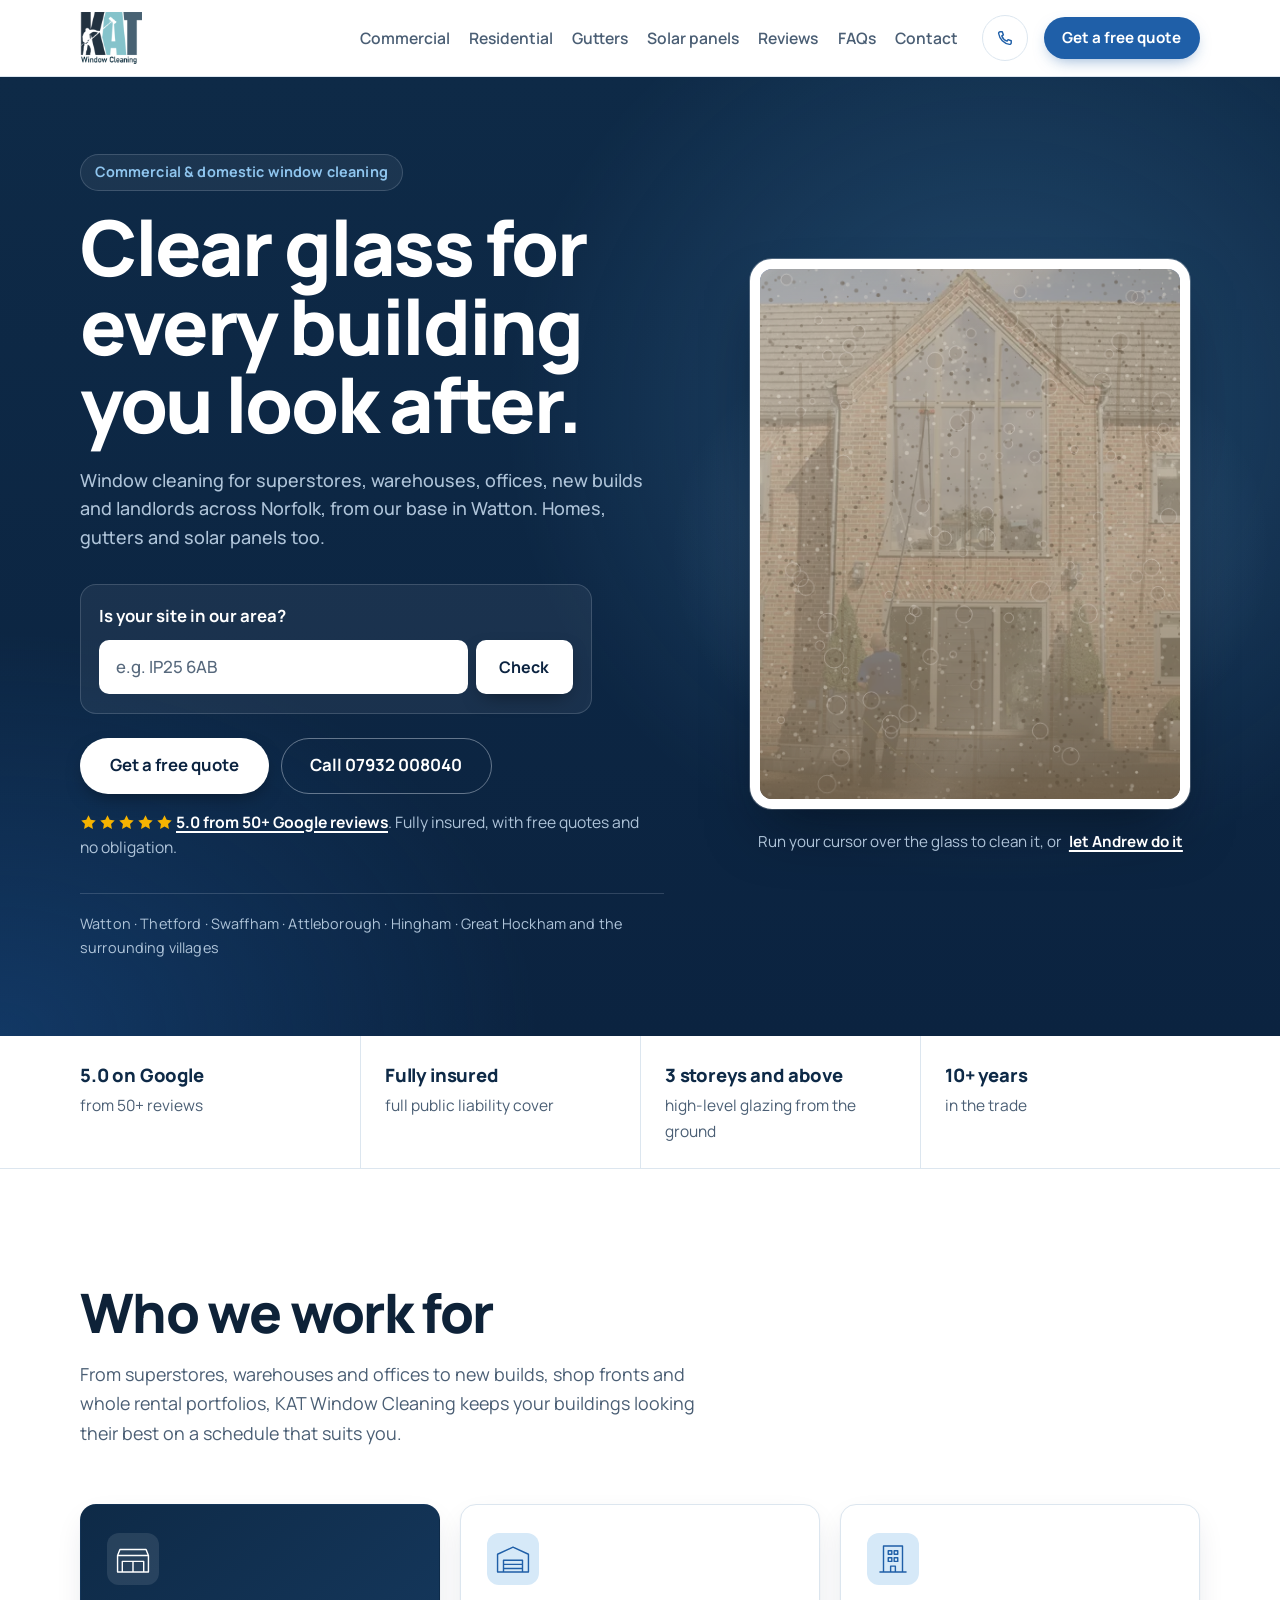
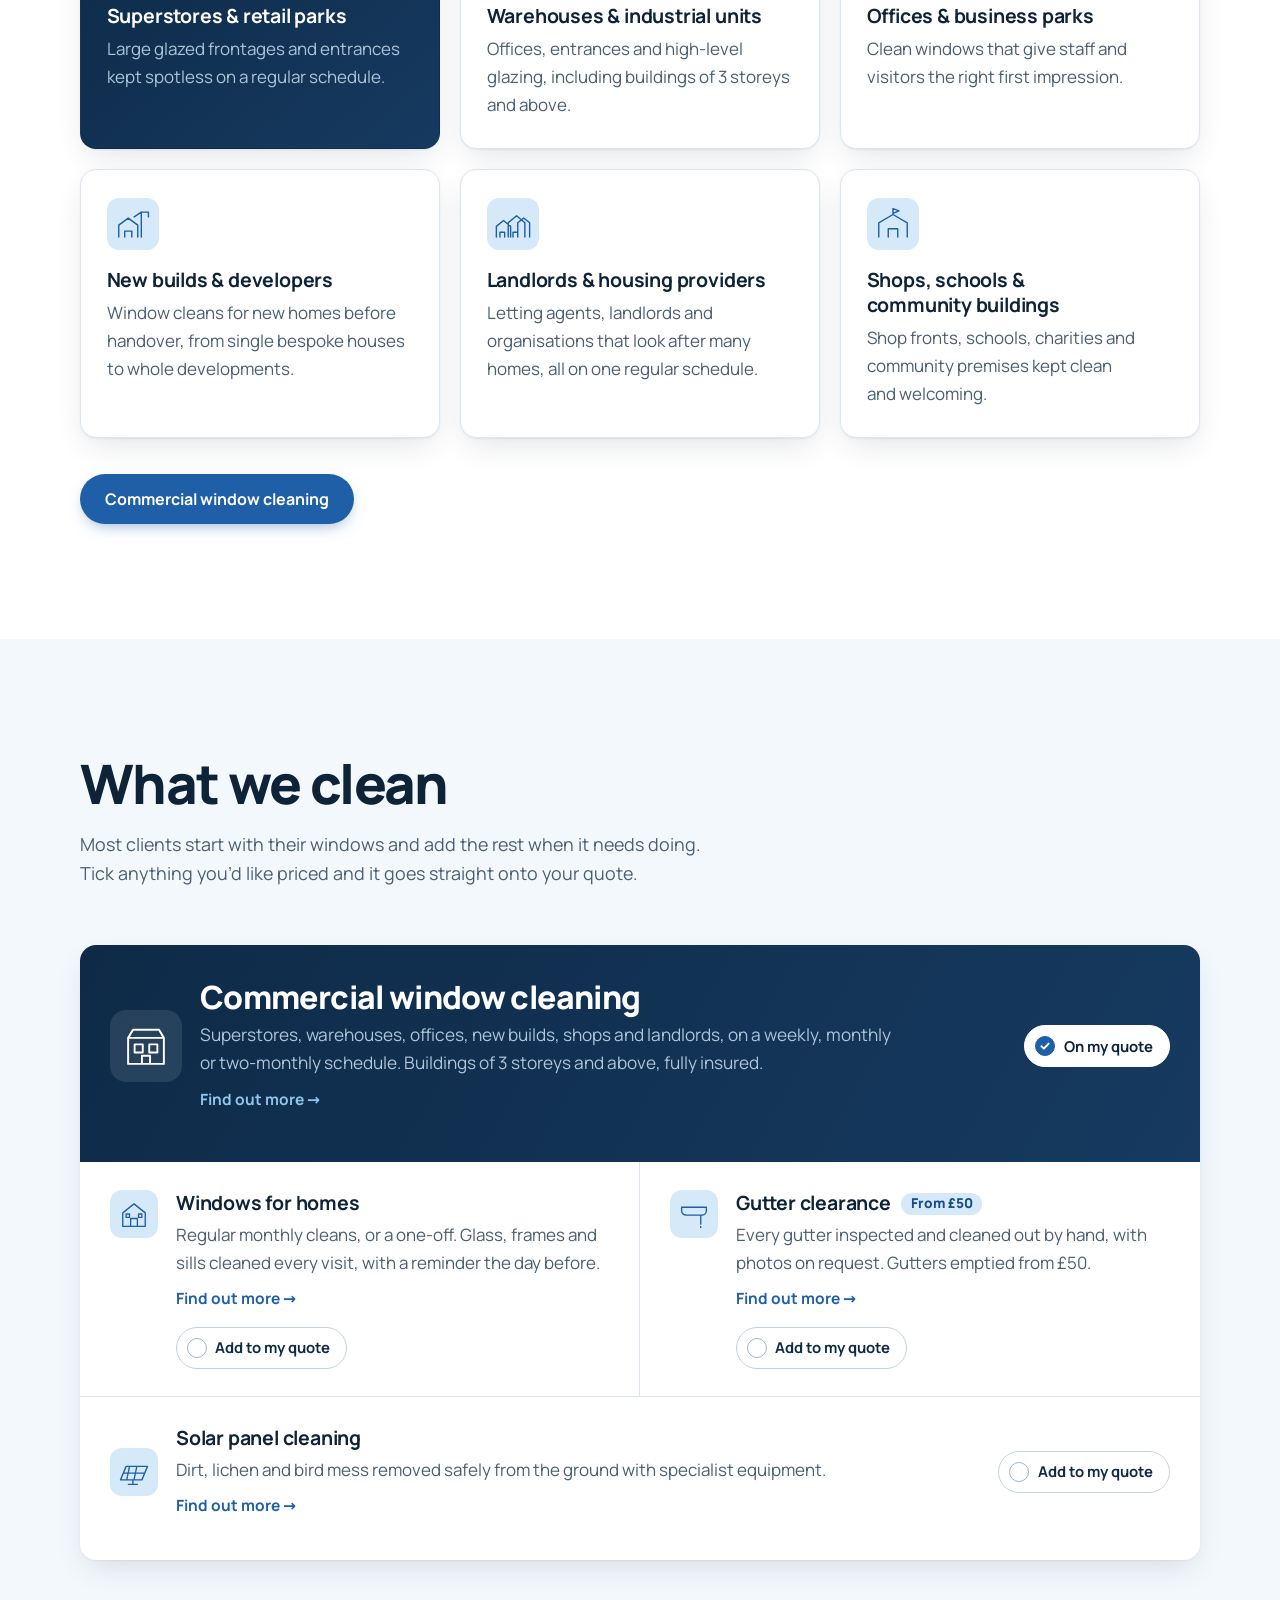
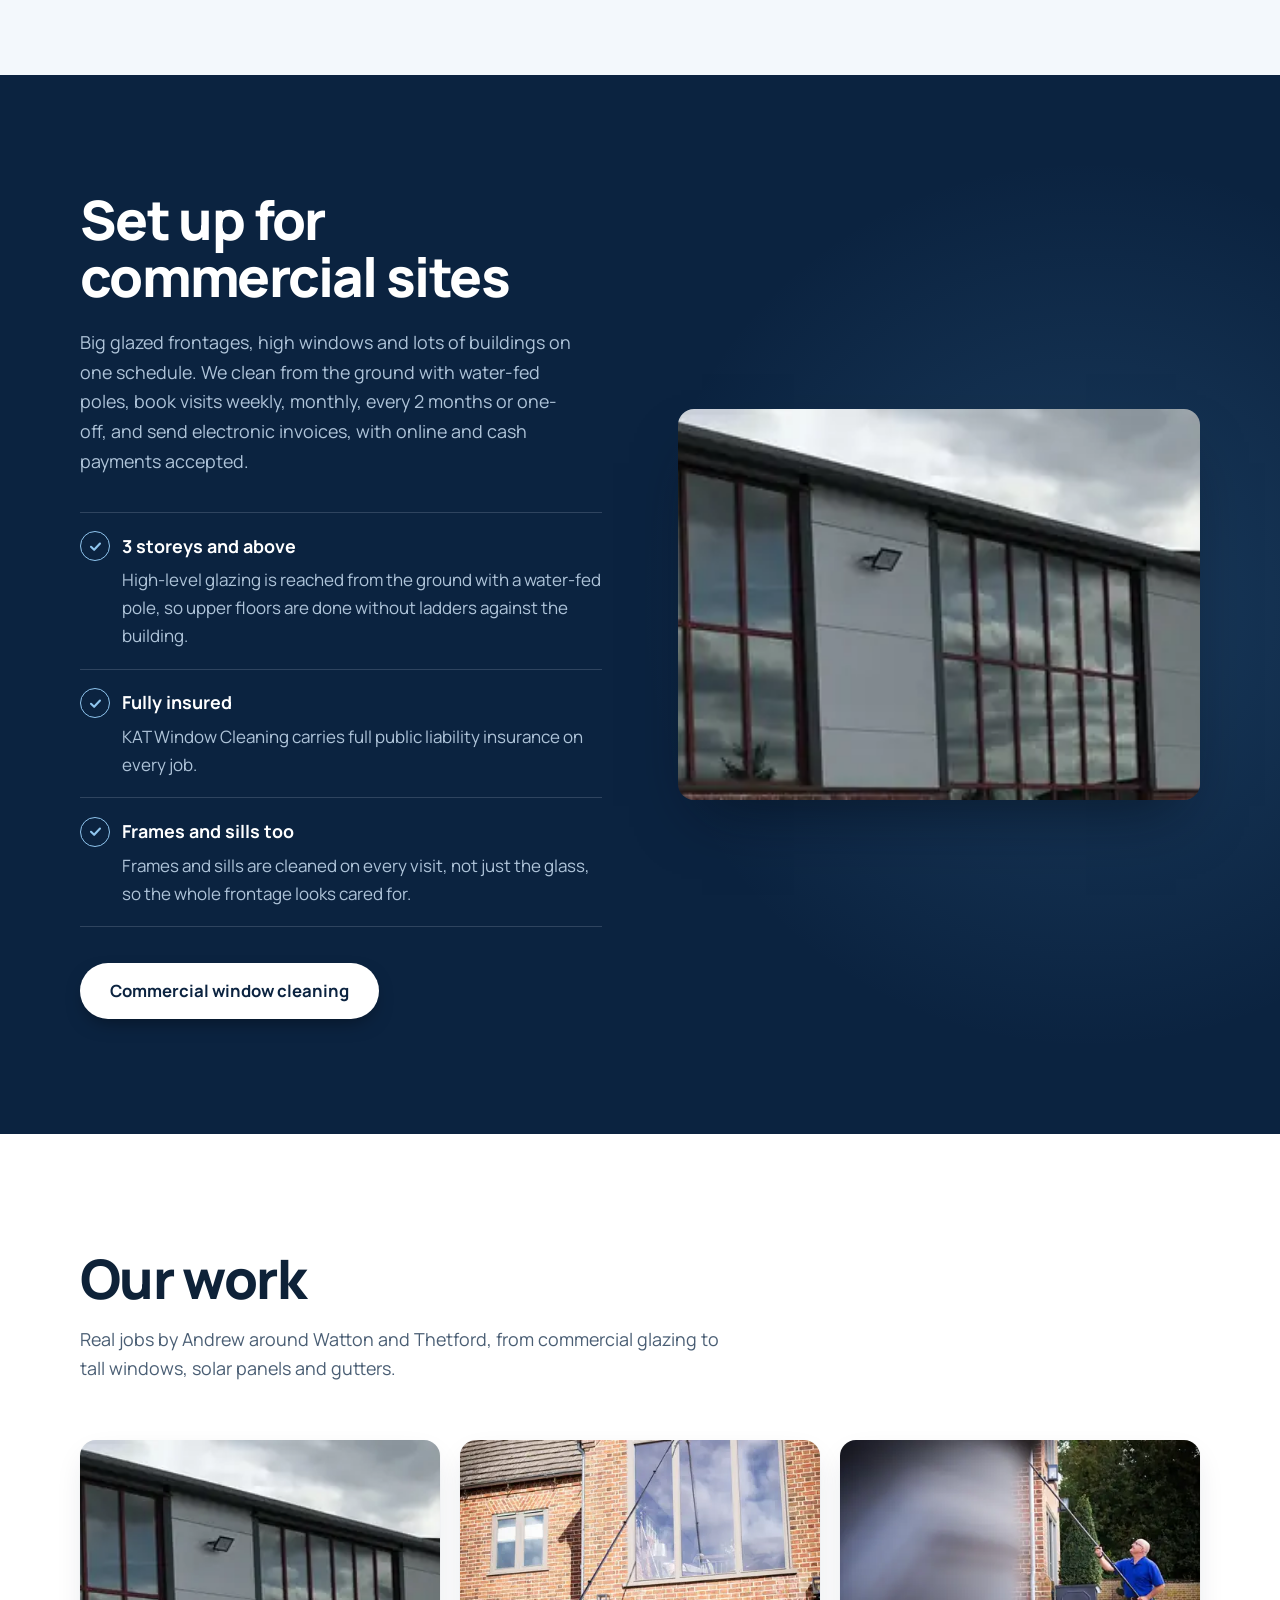
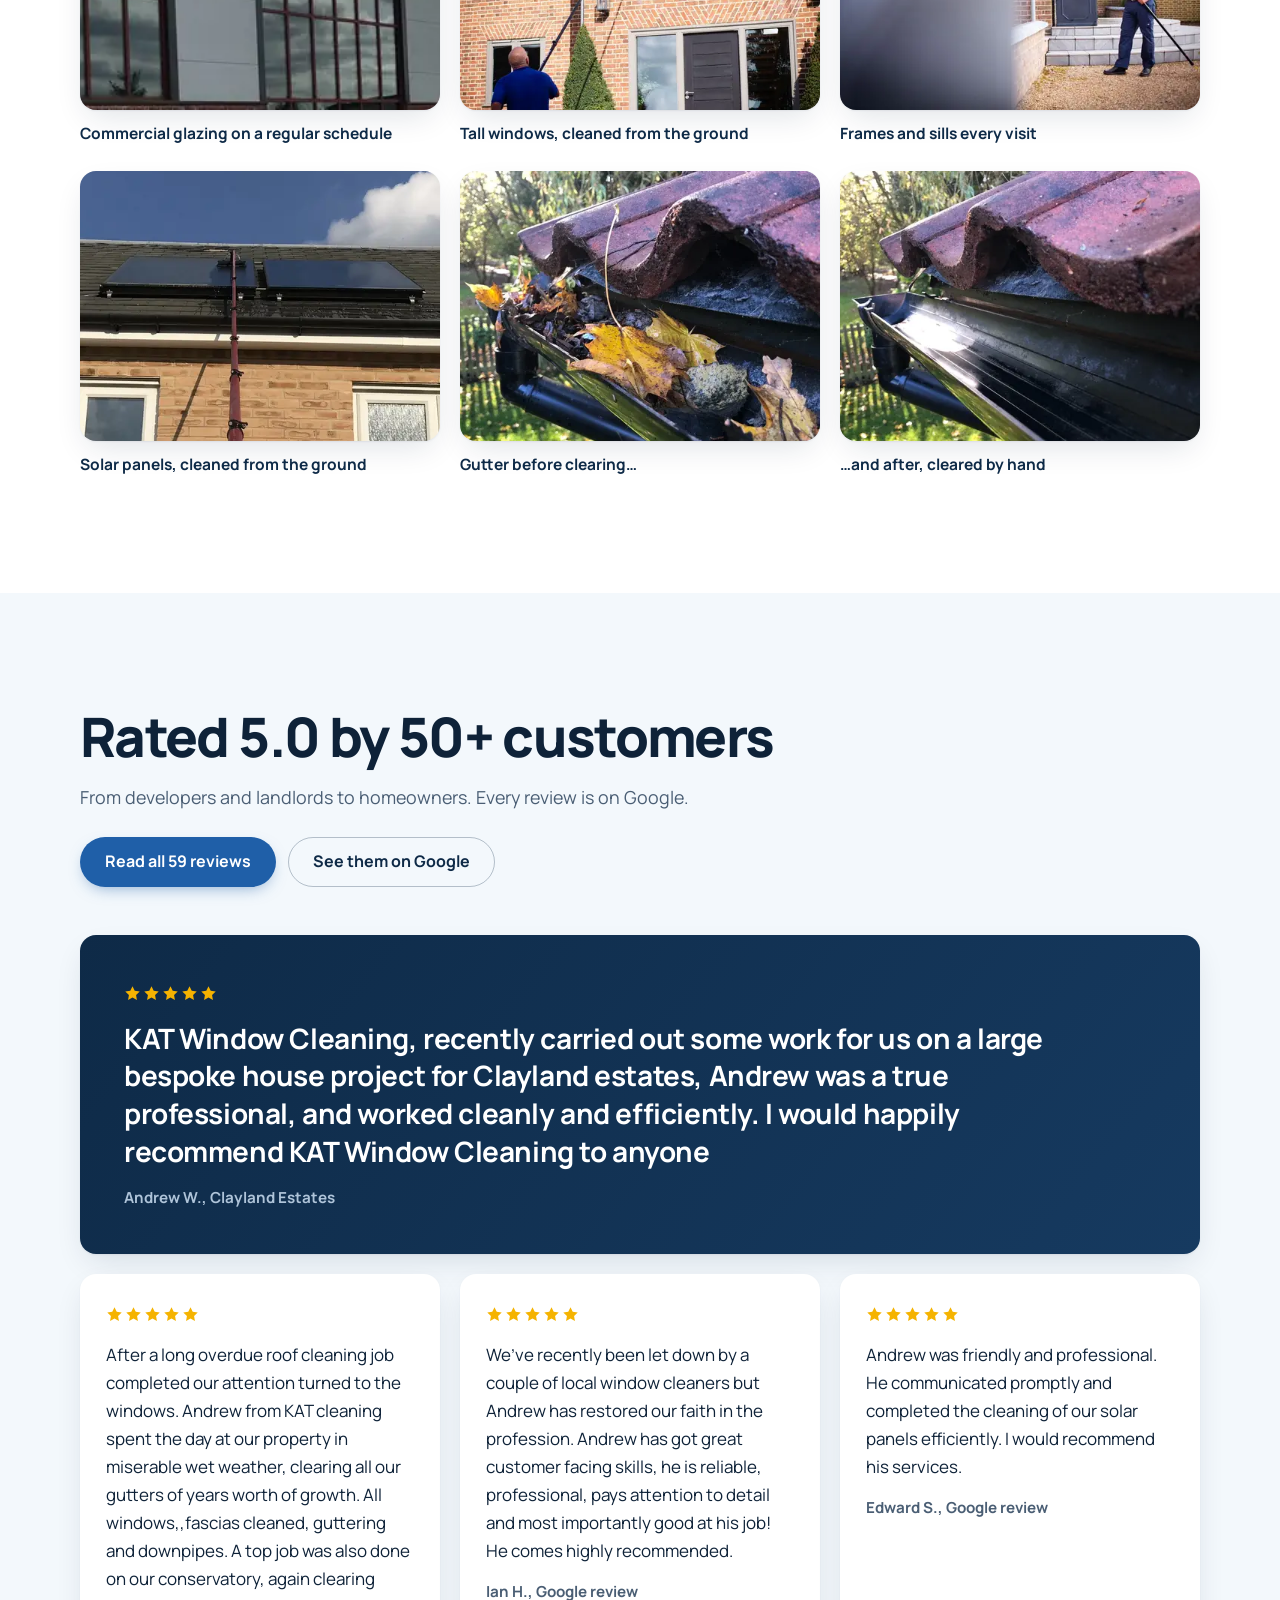
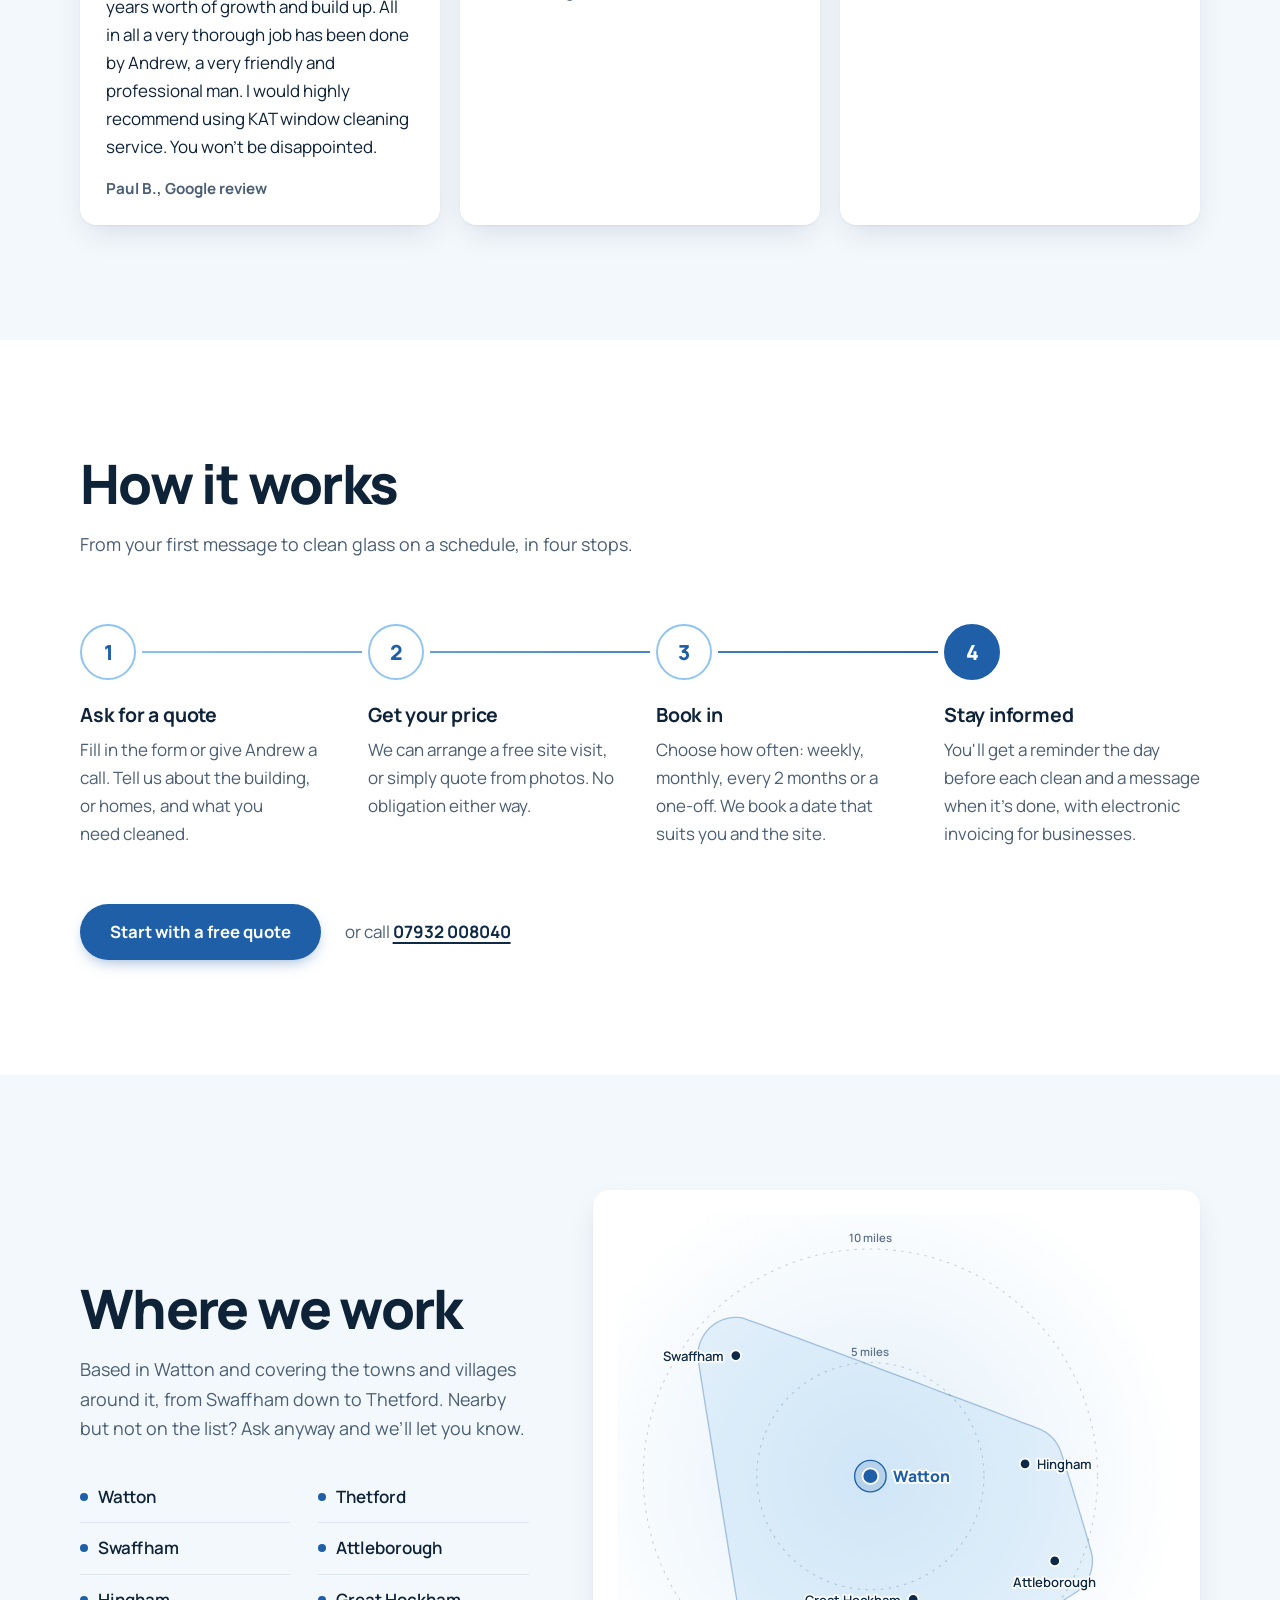
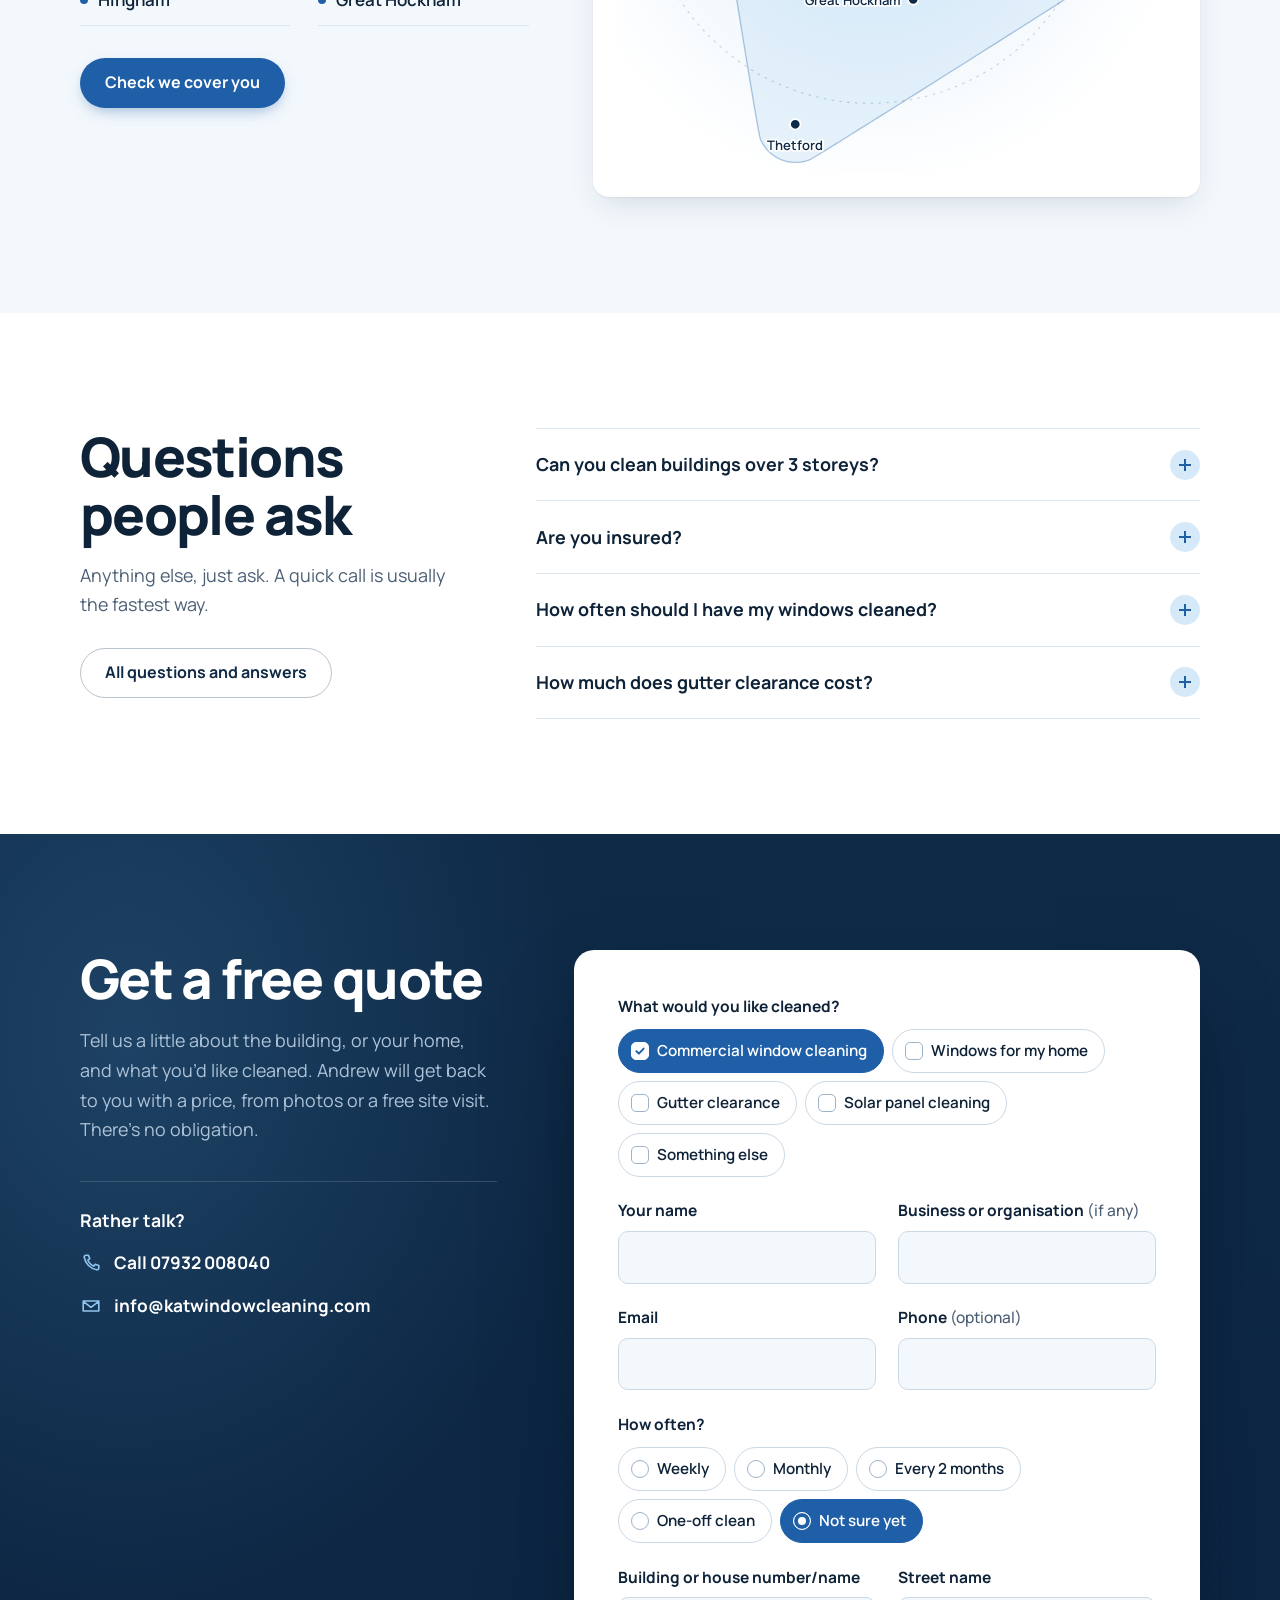
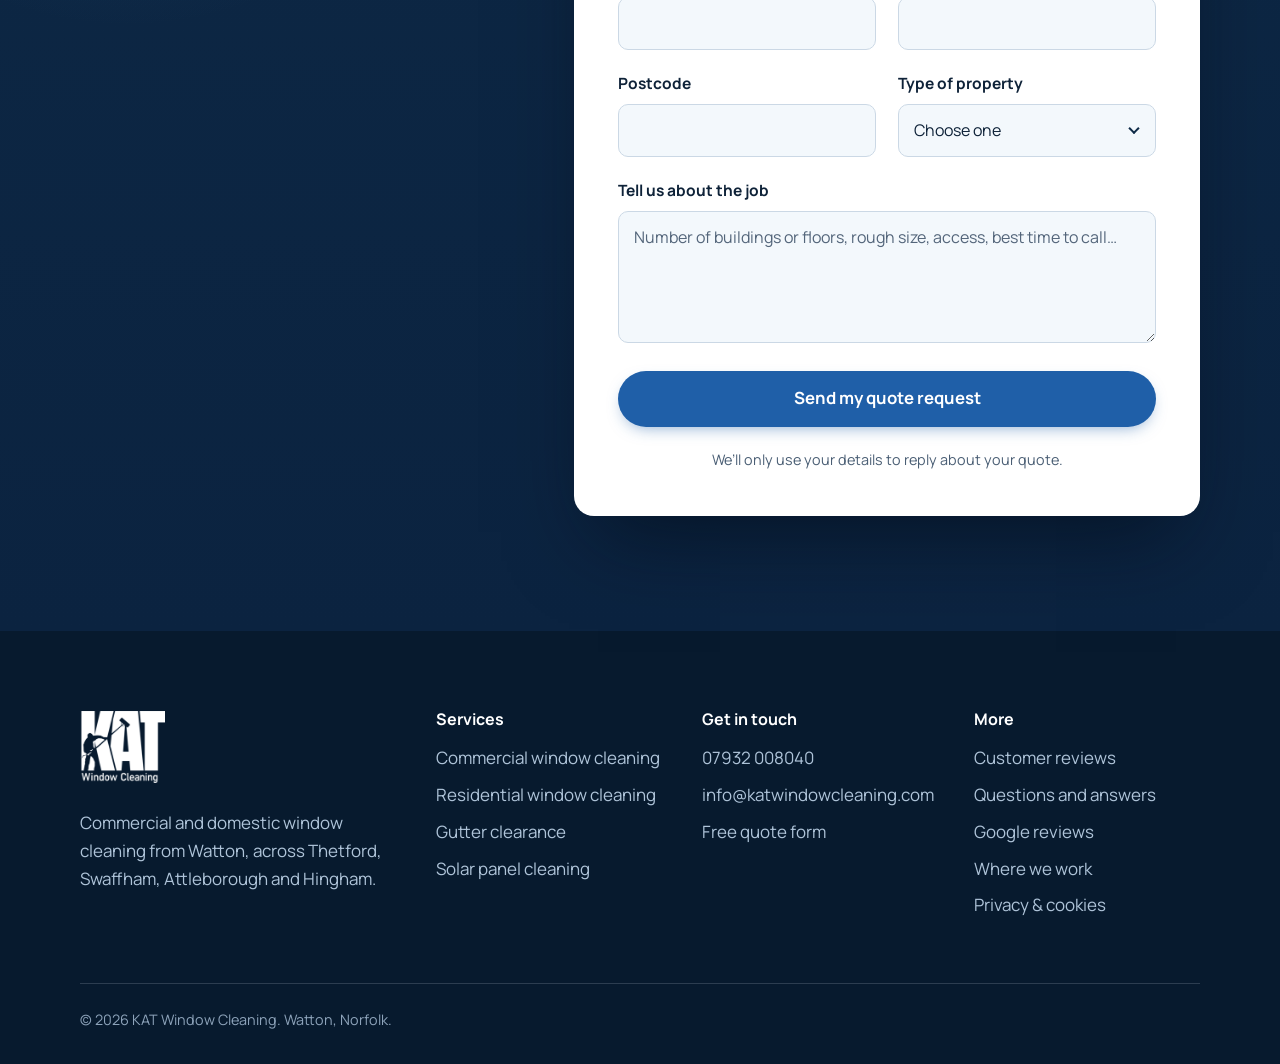
<file: index.html>
<!doctype html>
<html lang="en-GB">
<head>
  <meta charset="utf-8">
  <meta name="viewport" content="width=device-width, initial-scale=1">
  <title>Commercial Window Cleaning Norfolk | KAT Window Cleaning</title>
  <meta name="description" content="Window cleaning for superstores, warehouses, offices, new builds and landlords in Watton, Thetford, Swaffham and Attleborough. Fully insured, 5.0 on Google.">
  <link rel="canonical" href="https://katwindowcleaning.com/">
  <meta name="google-site-verification" content="OGxc22W4RarHb9Udo8LQYJxyCEgm--MQGvnercKbCcY">
  <meta name="theme-color" content="#0E2A47">
  <meta property="og:type" content="website">
  <meta property="og:site_name" content="KAT Window Cleaning">
  <meta property="og:title" content="Commercial Window Cleaning Norfolk | KAT Window Cleaning">
  <meta property="og:description" content="Window cleaning for superstores, warehouses, offices, new builds and landlords in Watton, Thetford, Swaffham and Attleborough. Fully insured, 5.0 on Google.">
  <meta property="og:url" content="https://katwindowcleaning.com/">
  <meta property="og:image" content="https://katwindowcleaning.com/images/og-image.jpg">
  <meta property="og:locale" content="en_GB">
  <meta name="twitter:card" content="summary_large_image">
  <link rel="icon" href="favicon.ico" sizes="any">
  <link rel="icon" type="image/png" sizes="32x32" href="images/favicon-32.png">
  <link rel="apple-touch-icon" href="images/apple-touch-icon.png">
  <link rel="preload" href="assets/fonts/manrope-latin-800-normal.woff2" as="font" type="font/woff2" crossorigin>
  <link rel="preload" href="assets/fonts/manrope-latin-400-normal.woff2" as="font" type="font/woff2" crossorigin>
  <link rel="stylesheet" href="css/styles.css?v=0d11c814">
  <script type="application/ld+json">{"@context": "https://schema.org", "@type": "LocalBusiness", "@id": "https://katwindowcleaning.com/#business", "name": "KAT Window Cleaning", "url": "https://katwindowcleaning.com/", "telephone": "+447932008040", "email": "info@katwindowcleaning.com", "image": "https://katwindowcleaning.com/images/og-image.jpg", "logo": "https://katwindowcleaning.com/images/icon-512.png", "priceRange": "££", "address": {"@type": "PostalAddress", "addressLocality": "Watton", "addressRegion": "Norfolk", "addressCountry": "GB"}, "areaServed": [{"@type": "City", "name": "Watton"}, {"@type": "City", "name": "Thetford"}, {"@type": "City", "name": "Swaffham"}, {"@type": "City", "name": "Attleborough"}, {"@type": "City", "name": "Hingham"}, {"@type": "City", "name": "Great Hockham"}], "sameAs": ["https://www.google.com/maps?cid=2617828129169492736"], "founder": {"@type": "Person", "name": "Andrew"}, "hasOfferCatalog": {"@type": "OfferCatalog", "name": "Cleaning services", "itemListElement": [{"@type": "Offer", "itemOffered": {"@type": "Service", "name": "Window cleaning", "url": "https://katwindowcleaning.com/window-cleaning.html"}}, {"@type": "Offer", "itemOffered": {"@type": "Service", "name": "Commercial window cleaning", "url": "https://katwindowcleaning.com/commercial-window-cleaning.html"}}, {"@type": "Offer", "itemOffered": {"@type": "Service", "name": "Gutter clearance", "url": "https://katwindowcleaning.com/gutter-clearance.html"}}, {"@type": "Offer", "itemOffered": {"@type": "Service", "name": "Solar panel cleaning", "url": "https://katwindowcleaning.com/solar-panels.html"}}]}}</script>
</head>
<body class="page-index">
  <a class="skip-link" href="#main">Skip to content</a>
  
  <header class="site-header" data-header>
    <div class="wrap header-inner">
      <a class="brand" href="index.html" aria-label="KAT Window Cleaning, home">
        <img class="brand-logo" src="images/KAT-Banner1.png" alt="" width="180" height="152">
        <span class="brand-text"><span class="brand-name">KAT</span><span class="brand-sub">Window Cleaning</span></span>
      </a>
      <nav class="site-nav" id="site-nav" aria-label="Main">
        <ul><li><a href="commercial-window-cleaning.html">Commercial</a></li><li><a href="window-cleaning.html">Residential</a></li><li><a href="gutter-clearance.html">Gutters</a></li><li><a href="solar-panels.html">Solar panels</a></li><li><a href="reviews.html">Reviews</a></li><li><a href="faq.html">FAQs</a></li><li><a href="contact.html">Contact</a></li></ul>
      </nav>
      <div class="header-actions">
        <a class="header-phone" href="tel:+447932008040" aria-label="Call 07932 008040"><svg viewBox="0 0 24 24" aria-hidden="true"><path d="M6.6 3.5h2.6l1.4 4-2 1.3a11 11 0 0 0 6.6 6.6l1.3-2 4 1.4v2.6a2 2 0 0 1-2.2 2A16.5 16.5 0 0 1 4.6 5.7a2 2 0 0 1 2-2.2Z" fill="none" stroke="currentColor" stroke-width="1.8" stroke-linejoin="round"/></svg><span>07932 008040</span></a>
        <a class="btn btn-ink btn-sm header-cta" href="#quote">Get a free quote</a>
        <button class="nav-toggle" type="button" aria-expanded="false" aria-controls="site-nav" data-nav-toggle>
          <span class="nav-toggle-bars" aria-hidden="true"></span>
          <span class="visually-hidden">Menu</span>
        </button>
      </div>
    </div>
  </header>

  <main id="main">
    <!-- ============ HERO ============ -->
    <section class="hero" id="top" aria-labelledby="hero-title">
      <div class="wrap hero-grid">
        <div class="cover">
          <p class="eyebrow">Commercial &amp; domestic window cleaning</p>
          <h1 id="hero-title">Clear glass for every building you look after.</h1>
          <p class="lede">Window cleaning for superstores, warehouses, offices, new builds and landlords across Norfolk, from our base in Watton. Homes, gutters and solar panels too.</p>

          <form class="check" data-check novalidate>
            <label class="check-label" for="c-postcode">Is your site in our area?</label>
            <div class="check-row">
              <input id="c-postcode" name="postcode" type="text" autocomplete="postal-code" autocapitalize="characters" placeholder="e.g. IP25 6AB" aria-describedby="c-result">
              <button class="btn btn-ink" type="submit">Check</button>
            </div>
            <p class="check-result" id="c-result" data-check-result aria-live="polite"></p>
          </form>

          <div class="cover-actions" data-hero-actions>
            <a class="btn btn-ink btn-lg" href="#quote">Get a free quote</a>
            <a class="btn btn-line btn-lg" href="tel:+447932008040">Call 07932 008040</a>
          </div>
          <p class="cover-note"><span class="stars" role="img" aria-label="5 out of 5 stars"><svg viewBox="0 0 20 20" aria-hidden="true"><path d="M10 1.5l2.6 5.4 5.9.8-4.3 4.1 1 5.8L10 14.8l-5.2 2.8 1-5.8L1.5 7.7l5.9-.8z"/></svg><svg viewBox="0 0 20 20" aria-hidden="true"><path d="M10 1.5l2.6 5.4 5.9.8-4.3 4.1 1 5.8L10 14.8l-5.2 2.8 1-5.8L1.5 7.7l5.9-.8z"/></svg><svg viewBox="0 0 20 20" aria-hidden="true"><path d="M10 1.5l2.6 5.4 5.9.8-4.3 4.1 1 5.8L10 14.8l-5.2 2.8 1-5.8L1.5 7.7l5.9-.8z"/></svg><svg viewBox="0 0 20 20" aria-hidden="true"><path d="M10 1.5l2.6 5.4 5.9.8-4.3 4.1 1 5.8L10 14.8l-5.2 2.8 1-5.8L1.5 7.7l5.9-.8z"/></svg><svg viewBox="0 0 20 20" aria-hidden="true"><path d="M10 1.5l2.6 5.4 5.9.8-4.3 4.1 1 5.8L10 14.8l-5.2 2.8 1-5.8L1.5 7.7l5.9-.8z"/></svg></span> <a href="https://www.google.com/maps?cid=2617828129169492736" target="_blank" rel="noopener">5.0 from 50+ Google reviews</a>. Fully insured, with free quotes and no obligation.</p>

          <p class="cover-places">Watton · Thetford · Swaffham · Attleborough · Hingham · Great Hockham and the surrounding villages</p>
        </div>

        <figure class="hero-window hero-photo" data-window>
          <div class="window-stage">
            <picture><source type="image/webp" srcset="images/window_cleaning__watton_3_mobile-320.webp 320w, images/window_cleaning__watton_3_mobile-480.webp 480w, images/window_cleaning__watton_3_mobile-640.webp 640w, images/window_cleaning__watton_3_mobile-800.webp 800w, images/window_cleaning__watton_3_mobile-1024.webp 1024w, images/window_cleaning__watton_3_mobile-1106.webp 1106w" sizes="(max-width: 520px) 270px, (max-width: 900px) 340px, 440px"><img class="window-view" src="images/window_cleaning__watton_3_mobile-800.jpg" srcset="images/window_cleaning__watton_3_mobile-320.jpg 320w, images/window_cleaning__watton_3_mobile-480.jpg 480w, images/window_cleaning__watton_3_mobile-640.jpg 640w, images/window_cleaning__watton_3_mobile-800.jpg 800w, images/window_cleaning__watton_3_mobile-1024.jpg 1024w, images/window_cleaning__watton_3_mobile-1106.jpg 1106w" sizes="(max-width: 520px) 270px, (max-width: 900px) 340px, 440px" alt="Andrew from KAT Window Cleaning cleaning a tall gable window with a water-fed pole" width="1106" height="1413" fetchpriority="high"></picture>
            <canvas class="window-grime" data-grime aria-hidden="true"></canvas>
            <canvas class="window-water" data-water aria-hidden="true"></canvas>
            <svg class="window-frame" viewBox="0 0 400 500" preserveAspectRatio="none" aria-hidden="true">
              <defs>
                <linearGradient id="gleam" x1="0" y1="0" x2="1" y2="1">
                  <stop offset="0" stop-color="#fff" stop-opacity="0"/>
                  <stop offset=".45" stop-color="#fff" stop-opacity="0"/>
                  <stop offset=".5" stop-color="#fff" stop-opacity=".55"/>
                  <stop offset=".55" stop-color="#fff" stop-opacity="0"/>
                  <stop offset="1" stop-color="#fff" stop-opacity="0"/>
                </linearGradient>
                <linearGradient id="reflection" x1="0" y1="0" x2="1" y2="1">
                  <stop offset="0" stop-color="#fff" stop-opacity=".16"/>
                  <stop offset=".35" stop-color="#fff" stop-opacity="0"/>
                  <stop offset=".62" stop-color="#fff" stop-opacity="0"/>
                  <stop offset=".7" stop-color="#fff" stop-opacity=".08"/>
                  <stop offset=".78" stop-color="#fff" stop-opacity="0"/>
                </linearGradient>
              </defs>
              <rect x="0" y="0" width="400" height="500" fill="url(#reflection)"/>
              <rect class="gleam" data-gleam x="-400" y="-250" width="1200" height="1000" fill="url(#gleam)"/>
              <g class="squeegee" data-squeegee opacity="0">
                <g data-squeegee-flip>
                  <rect x="-62" y="-7" width="54" height="14" rx="7" fill="#1F5FA8"/>
                  <rect x="-66" y="-5" width="8" height="10" rx="3" fill="#0E2A47"/>
                  <rect x="-10" y="-46" width="10" height="92" rx="2" fill="#C7D2DD"/>
                  <rect x="0" y="-46" width="4" height="92" rx="1.5" fill="#0E2A47"/>
                </g>
              </g>
            </svg>
          </div>

          <figcaption class="window-caption" data-window-caption aria-live="polite">
            <span data-caption-text>Run your cursor over the glass to clean it.</span>
            <button type="button" class="link-button" data-finish hidden>let Andrew do it</button>
            <span class="window-reset">
              <button type="button" class="btn btn-line btn-sm" data-dirty hidden>Make it dirty again</button>
            </span>
          </figcaption>
        </figure>
      </div>
    </section>

    <section class="proof" aria-label="Why customers trust KAT">
      <ul class="wrap proof-list" role="list">
        <li><strong>5.0 on Google</strong><span>from 50+ reviews</span></li>
        <li><strong>Fully insured</strong><span>full public liability cover</span></li>
        <li><strong>3 storeys and above</strong><span>high-level glazing from the ground</span></li>
        <li><strong>10+ years</strong><span>in the trade</span></li>
      </ul>
    </section>
    <section class="section who" id="who" aria-labelledby="who-title">
      <div class="wrap">
        <div class="section-head">
          <h2 id="who-title">Who we work for</h2>
          <p>From superstores, warehouses and offices to new builds, shop fronts and whole rental portfolios, KAT Window Cleaning keeps your buildings looking their best on a schedule that suits you.</p>
        </div>
        <ul class="who-grid" role="list">
          <li class="who-card"><svg class="who-icon" viewBox="0 0 64 64" aria-hidden="true"><g fill="none" stroke="currentColor" stroke-width="2.4" stroke-linejoin="round" stroke-linecap="round"><path d="M6 54V26h52v28Z M6 26l4-10h44l4 10 M14 54V36h36v18 M32 36v18"/></g></svg><h3>Superstores &amp; retail parks</h3><p>Large glazed frontages and entrances kept spotless on a regular schedule.</p></li>
          <li class="who-card"><svg class="who-icon" viewBox="0 0 64 64" aria-hidden="true"><g fill="none" stroke="currentColor" stroke-width="2.4" stroke-linejoin="round" stroke-linecap="round"><path d="M6 54V24l26-12 26 12v30Z M16 54V34h32v20 M16 41h32 M16 48h32"/></g></svg><h3>Warehouses &amp; industrial units</h3><p>Offices, entrances and high-level glazing, including buildings of 3 storeys and above.</p></li>
          <li class="who-card"><svg class="who-icon" viewBox="0 0 64 64" aria-hidden="true"><g fill="none" stroke="currentColor" stroke-width="2.4" stroke-linejoin="round" stroke-linecap="round"><path d="M16 54V10h32v44 M24 18h6v6h-6Z M34 18h6v6h-6Z M24 30h6v6h-6Z M34 30h6v6h-6Z M28 54V44h8v10 M10 54h44"/></g></svg><h3>Offices &amp; business parks</h3><p>Clean windows that give staff and visitors the right first impression.</p></li>
          <li class="who-card"><svg class="who-icon" viewBox="0 0 64 64" aria-hidden="true"><g fill="none" stroke="currentColor" stroke-width="2.4" stroke-linejoin="round" stroke-linecap="round"><path d="M8 54V34l16-12 16 12v20 M18 54V44h12v10 M46 54V12 M46 12h12 M46 12 34 20 M58 12v8"/></g></svg><h3>New builds &amp; developers</h3><p>Window cleans for new homes before handover, from single bespoke houses to whole developments.</p></li>
          <li class="who-card"><svg class="who-icon" viewBox="0 0 64 64" aria-hidden="true"><g fill="none" stroke="currentColor" stroke-width="2.4" stroke-linejoin="round" stroke-linecap="round"><path d="M4 54V36l12-10 12 10v18 M24 54V30l14-12 14 12v24 M40 54V30l10-8 10 8v24 M10 54v-8h8v8 M32 54v-8h8v8"/></g></svg><h3>Landlords &amp; housing providers</h3><p>Letting agents, landlords and organisations that look after many homes, all on one regular schedule.</p></li>
          <li class="who-card"><svg class="who-icon" viewBox="0 0 64 64" aria-hidden="true"><g fill="none" stroke="currentColor" stroke-width="2.4" stroke-linejoin="round" stroke-linecap="round"><path d="M8 54V30l24-14 24 14v24 M24 54V40h16v14 M32 16V6l10 4-10 4"/></g></svg><h3>Shops, schools &amp; community buildings</h3><p>Shop fronts, schools, charities and community premises kept clean and welcoming.</p></li>
        </ul>
        <div class="section-cta"><a class="btn btn-ink" href="commercial-window-cleaning.html">Commercial window cleaning</a></div>
      </div>
    </section>
    <section class="section services" id="services" aria-labelledby="services-title">
      <div class="wrap">
        <div class="section-head">
          <h2 id="services-title">What we clean</h2>
          <p>Most clients start with their windows and add the rest when it needs doing. Tick anything you’d like priced and it goes straight onto your quote.</p>
        </div>
        <div class="key-panel">
          <ul class="key key-links" role="list">
          <li class="key-row key-lead">
            <svg class="key-symbol" viewBox="0 0 64 64" aria-hidden="true"><g fill="none" stroke="currentColor" stroke-width="2.4" stroke-linejoin="round" stroke-linecap="round"><path d="M10 54V22h44v32Z M10 22l6-10h32l6 10 M18 30h10v10H18Z M36 30h10v10H36Z M27 54V44h10v10"/></g></svg>
            <div class="key-text">
              <h3>Commercial window cleaning</h3>
              <p>Superstores, warehouses, offices, new builds, shops and landlords, on a weekly, monthly or two-monthly schedule. Buildings of 3 storeys and above, fully insured.</p>
              <a class="key-more" href="commercial-window-cleaning.html">Find out more<span aria-hidden="true"> →</span></a>
            </div>
            <button type="button" class="key-add" data-service="Commercial window cleaning" aria-pressed="true"><span class="key-box" aria-hidden="true"></span><span class="key-add-label">On my quote</span></button>
          </li>
          <li class="key-row">
            <svg class="key-symbol" viewBox="0 0 64 64" aria-hidden="true"><g fill="none" stroke="currentColor" stroke-width="2.4" stroke-linejoin="round" stroke-linecap="round"><path d="M12 54V30l20-16 20 16v24Z M26 54V40h12v14 M18 32h6v6h-6Z M40 32h6v6h-6Z"/></g></svg>
            <div class="key-text">
              <h3>Windows for homes</h3>
              <p>Regular monthly cleans, or a one-off. Glass, frames and sills cleaned every visit, with a reminder the day before.</p>
              <a class="key-more" href="window-cleaning.html">Find out more<span aria-hidden="true"> →</span></a>
            </div>
            <button type="button" class="key-add" data-service="Window cleaning" aria-pressed="false"><span class="key-box" aria-hidden="true"></span><span class="key-add-label">Add to my quote</span></button>
          </li>
          <li class="key-row">
            <svg class="key-symbol" viewBox="0 0 64 64" aria-hidden="true"><g fill="none" stroke="currentColor" stroke-width="2.4" stroke-linejoin="round" stroke-linecap="round"><path d="M10 20h44v6a8 8 0 0 1-8 8H18a8 8 0 0 1-8-8Z M44 34v16 M44 54v2"/></g></svg>
            <div class="key-text">
              <h3>Gutter clearance <span class="key-price">From £50</span></h3>
              <p>Every gutter inspected and cleaned out by hand, with photos on request. Gutters emptied from £50.</p>
              <a class="key-more" href="gutter-clearance.html">Find out more<span aria-hidden="true"> →</span></a>
            </div>
            <button type="button" class="key-add" data-service="Gutter clearance" aria-pressed="false"><span class="key-box" aria-hidden="true"></span><span class="key-add-label">Add to my quote</span></button>
          </li>
          <li class="key-row">
            <svg class="key-symbol" viewBox="0 0 64 64" aria-hidden="true"><g fill="none" stroke="currentColor" stroke-width="2.4" stroke-linejoin="round" stroke-linecap="round"><path d="M8 46 18 22h38L46 46Z M13 34h38 M24 22l-5 24 M37 22l-5 24 M30 46v8 M22 54h16"/></g></svg>
            <div class="key-text">
              <h3>Solar panel cleaning</h3>
              <p>Dirt, lichen and bird mess removed safely from the ground with specialist equipment.</p>
              <a class="key-more" href="solar-panels.html">Find out more<span aria-hidden="true"> →</span></a>
            </div>
            <button type="button" class="key-add" data-service="Solar panel cleaning" aria-pressed="false"><span class="key-box" aria-hidden="true"></span><span class="key-add-label">Add to my quote</span></button>
          </li>
          </ul>
        </div>
      </div>
    </section>
    <section class="section pure" id="commercial" aria-labelledby="commercial-title">
      <div class="wrap pure-grid">
        <div class="pure-copy">
          <h2 id="commercial-title">Set up for commercial sites</h2>
          <p class="pure-lede">Big glazed frontages, high windows and lots of buildings on one schedule. We clean from the ground with water-fed poles, book visits weekly, monthly, every 2 months or one-off, and send electronic invoices, with online and cash payments accepted.</p>
          <dl class="pure-points">
            <div>
              <dt><span class="callout callout-tick" aria-hidden="true"></span>3 storeys and above</dt>
              <dd>High-level glazing is reached from the ground with a water-fed pole, so upper floors are done without ladders against the building.</dd>
            </div>
            <div>
              <dt><span class="callout callout-tick" aria-hidden="true"></span>Fully insured</dt>
              <dd>KAT Window Cleaning carries full public liability insurance on every job.</dd>
            </div>
            <div>
              <dt><span class="callout callout-tick" aria-hidden="true"></span>Frames and sills too</dt>
              <dd>Frames and sills are cleaned on every visit, not just the glass, so the whole frontage looks cared for.</dd>
            </div>
          </dl>
          <a class="btn btn-ink btn-lg" href="commercial-window-cleaning.html">Commercial window cleaning</a>
        </div>
        <figure class="pure-diagram">
          <div class="pure-photo"><picture><source type="image/webp" srcset="images/windows_banner-320.webp 320w, images/windows_banner-480.webp 480w, images/windows_banner-640.webp 640w, images/windows_banner-800.webp 800w, images/windows_banner-1024.webp 1024w, images/windows_banner-1280.webp 1280w, images/windows_banner-1600.webp 1600w, images/windows_banner-1800.webp 1800w" sizes="(max-width: 900px) 100vw, 560px"><img src="images/windows_banner-800.jpg" srcset="images/windows_banner-320.jpg 320w, images/windows_banner-480.jpg 480w, images/windows_banner-640.jpg 640w, images/windows_banner-800.jpg 800w, images/windows_banner-1024.jpg 1024w, images/windows_banner-1280.jpg 1280w, images/windows_banner-1600.jpg 1600w, images/windows_banner-1800.jpg 1800w" sizes="(max-width: 900px) 100vw, 560px" alt="Large commercial building with glass frontage cleaned by KAT Window Cleaning" width="1800" height="597" loading="lazy" decoding="async"></picture></div>
        </figure>
      </div>
    </section>
    <!-- ============ OUR WORK ============ -->
    <section class="section work" id="work" aria-labelledby="work-title">
      <div class="wrap">
        <div class="section-head">
          <h2 id="work-title">Our work</h2>
          <p>Real jobs by Andrew around Watton and Thetford, from commercial glazing to tall windows, solar panels and gutters.</p>
        </div>
        <ul class="work-grid" role="list">
          <li class="work-item"><figure><picture><source type="image/webp" srcset="images/windows_banner-320.webp 320w, images/windows_banner-480.webp 480w, images/windows_banner-640.webp 640w, images/windows_banner-800.webp 800w, images/windows_banner-1024.webp 1024w, images/windows_banner-1280.webp 1280w, images/windows_banner-1600.webp 1600w, images/windows_banner-1800.webp 1800w" sizes="(max-width: 600px) 50vw, (max-width: 900px) 50vw, 380px"><img src="images/windows_banner-800.jpg" srcset="images/windows_banner-320.jpg 320w, images/windows_banner-480.jpg 480w, images/windows_banner-640.jpg 640w, images/windows_banner-800.jpg 800w, images/windows_banner-1024.jpg 1024w, images/windows_banner-1280.jpg 1280w, images/windows_banner-1600.jpg 1600w, images/windows_banner-1800.jpg 1800w" sizes="(max-width: 600px) 50vw, (max-width: 900px) 50vw, 380px" alt="Large commercial building with glass frontage" width="1800" height="597" loading="lazy" decoding="async"></picture><figcaption>Commercial glazing on a regular schedule</figcaption></figure></li>
          <li class="work-item"><figure><picture><source type="image/webp" srcset="images/window_cleaning__watton_6-320.webp 320w, images/window_cleaning__watton_6-480.webp 480w, images/window_cleaning__watton_6-640.webp 640w, images/window_cleaning__watton_6-800.webp 800w, images/window_cleaning__watton_6-1024.webp 1024w, images/window_cleaning__watton_6-1280.webp 1280w, images/window_cleaning__watton_6-1366.webp 1366w" sizes="(max-width: 600px) 50vw, (max-width: 900px) 50vw, 380px"><img src="images/window_cleaning__watton_6-800.jpg" srcset="images/window_cleaning__watton_6-320.jpg 320w, images/window_cleaning__watton_6-480.jpg 480w, images/window_cleaning__watton_6-640.jpg 640w, images/window_cleaning__watton_6-800.jpg 800w, images/window_cleaning__watton_6-1024.jpg 1024w, images/window_cleaning__watton_6-1280.jpg 1280w, images/window_cleaning__watton_6-1366.jpg 1366w" sizes="(max-width: 600px) 50vw, (max-width: 900px) 50vw, 380px" alt="Andrew cleaning tall windows on a large house with a water-fed pole" width="1366" height="2048" loading="lazy" decoding="async"></picture><figcaption>Tall windows, cleaned from the ground</figcaption></figure></li>
          <li class="work-item"><figure><picture><source type="image/webp" srcset="images/window_cleaning__watton_1-320.webp 320w, images/window_cleaning__watton_1-480.webp 480w, images/window_cleaning__watton_1-640.webp 640w, images/window_cleaning__watton_1-800.webp 800w, images/window_cleaning__watton_1-1024.webp 1024w, images/window_cleaning__watton_1-1200.webp 1200w" sizes="(max-width: 600px) 50vw, (max-width: 900px) 50vw, 380px"><img src="images/window_cleaning__watton_1-800.jpg" srcset="images/window_cleaning__watton_1-320.jpg 320w, images/window_cleaning__watton_1-480.jpg 480w, images/window_cleaning__watton_1-640.jpg 640w, images/window_cleaning__watton_1-800.jpg 800w, images/window_cleaning__watton_1-1024.jpg 1024w, images/window_cleaning__watton_1-1200.jpg 1200w" sizes="(max-width: 600px) 50vw, (max-width: 900px) 50vw, 380px" alt="Andrew from KAT Window Cleaning at work with a water-fed pole" width="1200" height="880" loading="lazy" decoding="async"></picture><figcaption>Frames and sills every visit</figcaption></figure></li>
          <li class="work-item"><figure><picture><source type="image/webp" srcset="images/solar_2-320.webp 320w, images/solar_2-480.webp 480w, images/solar_2-640.webp 640w, images/solar_2-800.webp 800w, images/solar_2-1024.webp 1024w, images/solar_2-1190.webp 1190w" sizes="(max-width: 600px) 50vw, (max-width: 900px) 50vw, 380px"><img src="images/solar_2-800.jpg" srcset="images/solar_2-320.jpg 320w, images/solar_2-480.jpg 480w, images/solar_2-640.jpg 640w, images/solar_2-800.jpg 800w, images/solar_2-1024.jpg 1024w, images/solar_2-1190.jpg 1190w" sizes="(max-width: 600px) 50vw, (max-width: 900px) 50vw, 380px" alt="Solar panels on a roof cleaned by KAT Window Cleaning" width="1190" height="1190" loading="lazy" decoding="async"></picture><figcaption>Solar panels, cleaned from the ground</figcaption></figure></li>
          <li class="work-item"><figure><picture><source type="image/webp" srcset="images/gutters_1-320.webp 320w, images/gutters_1-480.webp 480w, images/gutters_1-640.webp 640w, images/gutters_1-800.webp 800w, images/gutters_1-1024.webp 1024w, images/gutters_1-1200.webp 1200w" sizes="(max-width: 600px) 50vw, (max-width: 900px) 50vw, 380px"><img src="images/gutters_1-800.jpg" srcset="images/gutters_1-320.jpg 320w, images/gutters_1-480.jpg 480w, images/gutters_1-640.jpg 640w, images/gutters_1-800.jpg 800w, images/gutters_1-1024.jpg 1024w, images/gutters_1-1200.jpg 1200w" sizes="(max-width: 600px) 50vw, (max-width: 900px) 50vw, 380px" alt="Blocked gutter full of leaves and moss before clearance" width="1200" height="1200" loading="lazy" decoding="async"></picture><figcaption>Gutter before clearing…</figcaption></figure></li>
          <li class="work-item"><figure><picture><source type="image/webp" srcset="images/gutters_2-320.webp 320w, images/gutters_2-480.webp 480w, images/gutters_2-640.webp 640w, images/gutters_2-800.webp 800w, images/gutters_2-1024.webp 1024w, images/gutters_2-1200.webp 1200w" sizes="(max-width: 600px) 50vw, (max-width: 900px) 50vw, 380px"><img src="images/gutters_2-800.jpg" srcset="images/gutters_2-320.jpg 320w, images/gutters_2-480.jpg 480w, images/gutters_2-640.jpg 640w, images/gutters_2-800.jpg 800w, images/gutters_2-1024.jpg 1024w, images/gutters_2-1200.jpg 1200w" sizes="(max-width: 600px) 50vw, (max-width: 900px) 50vw, 380px" alt="The same gutter after being cleared by hand" width="1200" height="1200" loading="lazy" decoding="async"></picture><figcaption>…and after, cleared by hand</figcaption></figure></li>
        </ul>
      </div>
    </section>

    <section class="section reviews" id="reviews" aria-labelledby="reviews-title">
      <div class="wrap">
        <div class="reviews-head">
        <div class="section-head">
          <h2 id="reviews-title">Rated 5.0 by 50+ customers</h2>
          <p>From developers and landlords to homeowners. Every review is on Google.</p>
        </div>
          <div class="reviews-links">
            <a class="btn btn-ink" href="reviews.html">Read all 59 reviews</a>
            <a class="btn btn-line" href="https://www.google.com/maps?cid=2617828129169492736" target="_blank" rel="noopener">See them on Google</a>
          </div>
        </div>
        <figure class="review review-lead"><span class="stars" role="img" aria-label="5 out of 5 stars"><svg viewBox="0 0 20 20" aria-hidden="true"><path d="M10 1.5l2.6 5.4 5.9.8-4.3 4.1 1 5.8L10 14.8l-5.2 2.8 1-5.8L1.5 7.7l5.9-.8z"/></svg><svg viewBox="0 0 20 20" aria-hidden="true"><path d="M10 1.5l2.6 5.4 5.9.8-4.3 4.1 1 5.8L10 14.8l-5.2 2.8 1-5.8L1.5 7.7l5.9-.8z"/></svg><svg viewBox="0 0 20 20" aria-hidden="true"><path d="M10 1.5l2.6 5.4 5.9.8-4.3 4.1 1 5.8L10 14.8l-5.2 2.8 1-5.8L1.5 7.7l5.9-.8z"/></svg><svg viewBox="0 0 20 20" aria-hidden="true"><path d="M10 1.5l2.6 5.4 5.9.8-4.3 4.1 1 5.8L10 14.8l-5.2 2.8 1-5.8L1.5 7.7l5.9-.8z"/></svg><svg viewBox="0 0 20 20" aria-hidden="true"><path d="M10 1.5l2.6 5.4 5.9.8-4.3 4.1 1 5.8L10 14.8l-5.2 2.8 1-5.8L1.5 7.7l5.9-.8z"/></svg></span><blockquote><p>KAT Window Cleaning, recently carried out some work for us on a large bespoke house project for Clayland estates, Andrew was a true professional, and worked cleanly and efficiently. I would happily recommend KAT Window Cleaning to anyone</p></blockquote><figcaption class="review-by">Andrew W., Clayland Estates</figcaption></figure>
        <ul class="review-list" role="list"><li class="review"><span class="stars" role="img" aria-label="5 out of 5 stars"><svg viewBox="0 0 20 20" aria-hidden="true"><path d="M10 1.5l2.6 5.4 5.9.8-4.3 4.1 1 5.8L10 14.8l-5.2 2.8 1-5.8L1.5 7.7l5.9-.8z"/></svg><svg viewBox="0 0 20 20" aria-hidden="true"><path d="M10 1.5l2.6 5.4 5.9.8-4.3 4.1 1 5.8L10 14.8l-5.2 2.8 1-5.8L1.5 7.7l5.9-.8z"/></svg><svg viewBox="0 0 20 20" aria-hidden="true"><path d="M10 1.5l2.6 5.4 5.9.8-4.3 4.1 1 5.8L10 14.8l-5.2 2.8 1-5.8L1.5 7.7l5.9-.8z"/></svg><svg viewBox="0 0 20 20" aria-hidden="true"><path d="M10 1.5l2.6 5.4 5.9.8-4.3 4.1 1 5.8L10 14.8l-5.2 2.8 1-5.8L1.5 7.7l5.9-.8z"/></svg><svg viewBox="0 0 20 20" aria-hidden="true"><path d="M10 1.5l2.6 5.4 5.9.8-4.3 4.1 1 5.8L10 14.8l-5.2 2.8 1-5.8L1.5 7.7l5.9-.8z"/></svg></span><blockquote><p>After a long overdue roof cleaning job completed our attention turned to the windows. Andrew from KAT cleaning spent the day at our property in miserable wet weather, clearing all our gutters of years worth of growth. All windows,,fascias cleaned, guttering and downpipes.
A top job was also done on our conservatory, again clearing years worth of growth and build up.
All in all a very thorough job has been done by Andrew, a very friendly and professional man.
I would highly recommend using KAT window cleaning service.
You won’t be disappointed.</p></blockquote><p class="review-by">Paul B., Google review</p></li><li class="review"><span class="stars" role="img" aria-label="5 out of 5 stars"><svg viewBox="0 0 20 20" aria-hidden="true"><path d="M10 1.5l2.6 5.4 5.9.8-4.3 4.1 1 5.8L10 14.8l-5.2 2.8 1-5.8L1.5 7.7l5.9-.8z"/></svg><svg viewBox="0 0 20 20" aria-hidden="true"><path d="M10 1.5l2.6 5.4 5.9.8-4.3 4.1 1 5.8L10 14.8l-5.2 2.8 1-5.8L1.5 7.7l5.9-.8z"/></svg><svg viewBox="0 0 20 20" aria-hidden="true"><path d="M10 1.5l2.6 5.4 5.9.8-4.3 4.1 1 5.8L10 14.8l-5.2 2.8 1-5.8L1.5 7.7l5.9-.8z"/></svg><svg viewBox="0 0 20 20" aria-hidden="true"><path d="M10 1.5l2.6 5.4 5.9.8-4.3 4.1 1 5.8L10 14.8l-5.2 2.8 1-5.8L1.5 7.7l5.9-.8z"/></svg><svg viewBox="0 0 20 20" aria-hidden="true"><path d="M10 1.5l2.6 5.4 5.9.8-4.3 4.1 1 5.8L10 14.8l-5.2 2.8 1-5.8L1.5 7.7l5.9-.8z"/></svg></span><blockquote><p>We’ve recently been let down by a couple of local window cleaners but Andrew has restored our faith in the profession.
Andrew has got great customer facing skills, he is reliable, professional, pays attention to detail and most importantly good at his job!
He comes highly recommended.</p></blockquote><p class="review-by">Ian H., Google review</p></li><li class="review"><span class="stars" role="img" aria-label="5 out of 5 stars"><svg viewBox="0 0 20 20" aria-hidden="true"><path d="M10 1.5l2.6 5.4 5.9.8-4.3 4.1 1 5.8L10 14.8l-5.2 2.8 1-5.8L1.5 7.7l5.9-.8z"/></svg><svg viewBox="0 0 20 20" aria-hidden="true"><path d="M10 1.5l2.6 5.4 5.9.8-4.3 4.1 1 5.8L10 14.8l-5.2 2.8 1-5.8L1.5 7.7l5.9-.8z"/></svg><svg viewBox="0 0 20 20" aria-hidden="true"><path d="M10 1.5l2.6 5.4 5.9.8-4.3 4.1 1 5.8L10 14.8l-5.2 2.8 1-5.8L1.5 7.7l5.9-.8z"/></svg><svg viewBox="0 0 20 20" aria-hidden="true"><path d="M10 1.5l2.6 5.4 5.9.8-4.3 4.1 1 5.8L10 14.8l-5.2 2.8 1-5.8L1.5 7.7l5.9-.8z"/></svg><svg viewBox="0 0 20 20" aria-hidden="true"><path d="M10 1.5l2.6 5.4 5.9.8-4.3 4.1 1 5.8L10 14.8l-5.2 2.8 1-5.8L1.5 7.7l5.9-.8z"/></svg></span><blockquote><p>Andrew was friendly and professional.  He communicated promptly and completed the cleaning of our solar panels efficiently. I would recommend his services.</p></blockquote><p class="review-by">Edward S., Google review</p></li></ul>
      </div>
    </section>
    <section class="section steps" id="how-it-works" aria-labelledby="steps-title">
      <div class="wrap">
        <div class="section-head">
          <h2 id="steps-title">How it works</h2>
          <p>From your first message to clean glass on a schedule, in four stops.</p>
        </div>
        <ol class="route" role="list">
          <li class="stop">
            <span class="stop-mark" aria-hidden="true">1</span>
            <h3>Ask for a quote</h3>
            <p>Fill in the form or give Andrew a call. Tell us about the building, or homes, and what you need cleaned.</p>
          </li>
          <li class="stop">
            <span class="stop-mark" aria-hidden="true">2</span>
            <h3>Get your price</h3>
            <p>We can arrange a free site visit, or simply quote from photos. No obligation either way.</p>
          </li>
          <li class="stop">
            <span class="stop-mark" aria-hidden="true">3</span>
            <h3>Book in</h3>
            <p>Choose how often: weekly, monthly, every 2 months or a one-off. We book a date that suits you and the site.</p>
          </li>
          <li class="stop">
            <span class="stop-mark" aria-hidden="true">4</span>
            <h3>Stay informed</h3>
            <p>You&#x27;ll get a reminder the day before each clean and a message when it&#x27;s done, with electronic invoicing for businesses.</p>
          </li>
        </ol>
        <div class="steps-cta">
          <a class="btn btn-ink btn-lg" href="#quote">Start with a free quote</a>
          <p>or call <a href="tel:+447932008040">07932 008040</a></p>
        </div>
      </div>
    </section>
    <section class="section areas" id="areas" aria-labelledby="areas-title">
      <div class="wrap areas-grid">
        <div class="areas-copy">
          <h2 id="areas-title">Where we work</h2>
          <p>Based in Watton and covering the towns and villages around it, from Swaffham down to Thetford. Nearby but not on the list? Ask anyway and we’ll let you know.</p>
          <ul class="town-list" role="list">
            <li>Watton</li>
            <li>Thetford</li>
            <li>Swaffham</li>
            <li>Attleborough</li>
            <li>Hingham</li>
            <li>Great Hockham</li>
          </ul>
          <a class="btn btn-ink" href="#quote">Check we cover you</a>
        </div>
        <figure class="area-map">
<svg class="area-map-svg" viewBox="40 0 640 640" role="img" aria-labelledby="map-title map-desc">
<title id="map-title">Map of the area we cover</title>
<desc id="map-desc">Watton in the middle, with Swaffham to the north west, Hingham and Attleborough to the east, Great Hockham to the south and Thetford further south, shown at their real positions with rings at five and ten miles from Watton.</desc>
<defs><radialGradient id="area-glow" cx="330" cy="300" r="360" gradientUnits="userSpaceOnUse"><stop offset="0" stop-color="#5FA8E0" stop-opacity=".18"/><stop offset="1" stop-color="#5FA8E0" stop-opacity="0"/></radialGradient></defs>
<circle cx="330" cy="300" r="360" fill="url(#area-glow)"/>
<path class="a-round" d="M132.9 156.6 L133.0 155.9 L133.1 155.2 L133.2 154.5 L133.4 153.8 L133.5 153.1 L133.6 152.4 L133.8 151.7 L134.0 151.0 L134.2 150.3 L134.4 149.6 L134.6 148.9 L134.8 148.3 L135.0 147.6 L135.3 146.9 L135.5 146.2 L135.8 145.6 L136.0 144.9 L136.3 144.3 L136.6 143.6 L136.9 143.0 L137.2 142.3 L137.6 141.7 L137.9 141.1 L138.3 140.4 L138.6 139.8 L139.0 139.2 L139.4 138.6 L139.7 138.0 L140.1 137.4 L140.5 136.8 L141.0 136.2 L141.4 135.7 L141.8 135.1 L142.3 134.5 L142.7 134.0 L143.2 133.4 L143.7 132.9 L144.1 132.4 L144.6 131.9 L145.1 131.3 L145.6 130.8 L146.1 130.3 L146.6 129.9 L147.2 129.4 L147.7 128.9 L148.3 128.4 L148.8 128.0 L149.4 127.6 L149.9 127.1 L150.5 126.7 L151.1 126.3 L151.7 125.9 L152.3 125.5 L152.9 125.1 L153.5 124.7 L154.1 124.3 L154.7 124.0 L155.3 123.6 L156.0 123.3 L156.6 123.0 L157.2 122.7 L157.9 122.4 L158.5 122.1 L159.2 121.8 L159.8 121.5 L160.5 121.2 L161.2 121.0 L161.9 120.7 L162.5 120.5 L163.2 120.3 L163.9 120.1 L164.6 119.9 L165.3 119.7 L166.0 119.5 L166.6 119.4 L167.3 119.2 L168.0 119.1 L168.7 119.0 L169.5 118.8 L170.2 118.7 L170.9 118.6 L171.6 118.6 L172.3 118.5 L173.0 118.4 L173.7 118.4 L174.4 118.4 L175.1 118.3 L175.9 118.3 L176.6 118.3 L177.3 118.3 L178.0 118.4 L178.7 118.4 L179.4 118.4 L180.1 118.5 L180.8 118.6 L181.5 118.6 L182.3 118.7 L184.2 119.3 L187.4 120.4 L191.9 121.9 L197.6 123.9 L204.5 126.4 L212.7 129.4 L222.2 132.8 L232.9 136.8 L244.8 141.2 L258.0 146.1 L272.4 151.5 L288.1 157.3 L305.0 163.6 L323.2 170.5 L342.6 177.8 L363.3 185.5 L382.7 192.8 L400.8 199.7 L417.7 206.1 L433.4 212.0 L447.8 217.4 L461.0 222.3 L472.9 226.8 L483.6 230.9 L493.0 234.4 L501.1 237.5 L508.1 240.1 L513.7 242.3 L518.1 244.0 L521.3 245.2 L523.2 245.9 L523.9 246.2 L524.5 246.5 L525.2 246.8 L525.8 247.1 L526.5 247.4 L527.1 247.7 L527.7 248.1 L528.4 248.4 L529.0 248.8 L529.6 249.1 L530.2 249.5 L530.8 249.9 L531.4 250.3 L532.0 250.7 L532.5 251.1 L533.1 251.5 L533.7 252.0 L534.3 252.4 L534.8 252.9 L535.4 253.3 L535.9 253.8 L536.4 254.3 L536.9 254.8 L537.4 255.3 L538.0 255.8 L538.4 256.3 L538.9 256.8 L539.4 257.3 L539.9 257.9 L540.3 258.4 L540.8 259.0 L541.2 259.5 L541.7 260.1 L542.1 260.7 L542.5 261.2 L542.9 261.8 L543.3 262.4 L543.7 263.0 L544.1 263.6 L544.5 264.2 L544.8 264.9 L545.2 265.5 L545.5 266.1 L545.8 266.7 L546.1 267.4 L546.4 268.0 L546.7 268.7 L547.0 269.3 L547.3 270.0 L547.7 271.0 L548.2 272.5 L548.8 274.3 L549.5 276.6 L550.4 279.2 L551.3 282.2 L552.4 285.6 L553.6 289.4 L554.9 293.6 L556.3 298.1 L557.9 303.1 L559.5 308.5 L561.3 314.2 L563.1 320.4 L565.1 326.9 L567.2 333.8 L569.2 340.3 L571.1 346.5 L572.8 352.3 L574.4 357.6 L575.9 362.6 L577.2 367.2 L578.4 371.4 L579.5 375.2 L580.5 378.7 L581.4 381.7 L582.1 384.3 L582.7 386.6 L583.2 388.5 L583.5 390.0 L583.7 391.1 L583.8 391.8 L583.9 392.5 L584.0 393.2 L584.0 393.9 L584.1 394.6 L584.1 395.3 L584.1 396.1 L584.1 396.8 L584.1 397.5 L584.1 398.2 L584.1 398.9 L584.1 399.6 L584.0 400.3 L584.0 401.0 L583.9 401.8 L583.8 402.5 L583.7 403.2 L583.6 403.9 L583.5 404.6 L583.4 405.3 L583.2 406.0 L583.1 406.7 L582.9 407.4 L582.7 408.1 L582.6 408.8 L582.4 409.4 L582.2 410.1 L581.9 410.8 L581.7 411.5 L581.5 412.2 L581.2 412.8 L581.0 413.5 L580.7 414.2 L580.4 414.8 L580.1 415.5 L579.8 416.1 L579.5 416.7 L579.2 417.4 L578.8 418.0 L578.5 418.6 L578.1 419.2 L577.8 419.9 L577.4 420.5 L577.0 421.1 L576.6 421.7 L576.2 422.2 L575.8 422.8 L575.3 423.4 L574.9 424.0 L574.5 424.5 L574.0 425.1 L573.5 425.6 L573.1 426.2 L572.6 426.7 L572.1 427.2 L571.6 427.7 L571.1 428.2 L570.6 428.7 L570.1 429.2 L569.6 429.7 L569.0 430.2 L568.5 430.6 L567.9 431.1 L567.4 431.5 L566.8 432.0 L565.1 433.1 L562.3 434.9 L558.4 437.5 L553.3 440.7 L547.1 444.7 L539.8 449.3 L531.4 454.7 L521.9 460.7 L511.2 467.5 L499.4 475.0 L486.5 483.1 L472.5 492.0 L457.3 501.6 L441.1 511.9 L423.7 522.8 L405.2 534.5 L387.8 545.5 L371.5 555.7 L356.3 565.3 L342.3 574.1 L329.3 582.2 L317.5 589.6 L306.8 596.3 L297.2 602.3 L288.7 607.6 L281.4 612.1 L275.1 616.0 L270.0 619.1 L266.0 621.5 L263.1 623.2 L261.3 624.2 L260.7 624.5 L260.0 624.7 L259.3 625.0 L258.7 625.2 L258.0 625.4 L257.3 625.7 L256.6 625.9 L255.9 626.1 L255.3 626.2 L254.6 626.4 L253.9 626.6 L253.2 626.7 L252.5 626.9 L251.8 627.0 L251.1 627.1 L250.4 627.2 L249.6 627.3 L248.9 627.4 L248.2 627.5 L247.5 627.5 L246.8 627.6 L246.1 627.6 L245.4 627.6 L244.7 627.6 L244.0 627.6 L243.2 627.6 L242.5 627.6 L241.8 627.6 L241.1 627.5 L240.4 627.5 L239.7 627.4 L239.0 627.3 L238.3 627.2 L237.5 627.1 L236.8 627.0 L236.1 626.9 L235.4 626.7 L234.7 626.6 L234.1 626.4 L233.4 626.2 L232.7 626.1 L232.0 625.9 L231.3 625.7 L230.6 625.4 L230.0 625.2 L229.3 625.0 L228.6 624.7 L227.9 624.5 L227.3 624.2 L226.6 623.9 L226.0 623.6 L225.3 623.3 L224.7 623.0 L224.1 622.7 L223.4 622.3 L222.8 622.0 L222.2 621.6 L221.6 621.3 L221.0 620.9 L220.4 620.5 L219.8 620.1 L219.2 619.7 L218.6 619.3 L218.0 618.8 L217.5 618.4 L216.9 618.0 L216.4 617.5 L215.8 617.0 L215.3 616.6 L214.7 616.1 L214.2 615.6 L213.7 615.1 L213.2 614.6 L212.7 614.1 L212.2 613.6 L211.7 613.1 L211.3 612.5 L210.8 612.0 L210.4 611.4 L209.9 610.9 L209.5 610.3 L209.1 609.7 L208.6 609.1 L208.2 608.5 L207.8 608.0 L207.4 607.4 L207.1 606.7 L206.7 606.1 L206.3 605.5 L206.0 604.9 L205.7 604.3 L205.3 603.6 L205.0 603.0 L204.7 602.4 L204.4 601.7 L204.1 601.0 L203.9 600.4 L203.3 598.1 L202.6 594.2 L201.5 588.7 L200.3 581.7 L198.8 573.0 L197.0 562.6 L195.0 550.7 L192.7 537.2 L190.2 522.1 L187.4 505.3 L184.4 487.0 L181.2 467.1 L177.7 445.5 L173.9 422.3 L169.9 397.6 L165.6 371.2 L161.6 346.4 L157.9 323.2 L154.4 301.7 L151.2 281.7 L148.3 263.3 L145.6 246.6 L143.1 231.4 L140.9 217.9 L139.0 206.0 L137.4 195.6 L136.0 186.9 L134.9 179.8 L134.0 174.2 L133.4 170.3 L133.0 168.0 L132.9 167.3 L132.8 166.6 L132.8 165.9 L132.7 165.1 L132.7 164.4 L132.6 163.7 L132.6 163.0 L132.6 162.3 L132.6 161.6 L132.6 160.9 L132.6 160.2 L132.7 159.5 L132.7 158.7 L132.8 158.0 L132.8 157.3Z"/>
<circle class="a-ring" cx="330" cy="300" r="130"/>
<text class="a-ring-label" x="330" y="162" text-anchor="middle">5 miles</text>
<circle class="a-ring" cx="330" cy="300" r="260"/>
<text class="a-ring-label" x="330" y="32" text-anchor="middle">10 miles</text>
<g class="a-town"><circle cx="244" cy="584" r="6"/><text x="244" y="614" text-anchor="middle">Thetford</text></g>
<g class="a-town"><circle cx="176" cy="162" r="6"/><text x="162" y="168" text-anchor="end">Swaffham</text></g>
<g class="a-town"><circle cx="541" cy="397" r="6"/><text x="541" y="427" text-anchor="middle">Attleborough</text></g>
<g class="a-town"><circle cx="507" cy="286" r="6"/><text x="521" y="292" text-anchor="start">Hingham</text></g>
<g class="a-town"><circle cx="379" cy="441" r="6"/><text x="365" y="447" text-anchor="end">Great Hockham</text></g>
<g class="a-town a-home"><circle class="a-home-ring" cx="330" cy="300" r="18"/><circle cx="330" cy="300" r="9"/><text x="356" y="307" text-anchor="start">Watton</text></g>
</svg>
        </figure>
      </div>
    </section>
    <section class="section faq" id="faq" aria-labelledby="faq-title">
      <div class="wrap faq-grid">
        <div class="section-head">
          <h2 id="faq-title">Questions people ask</h2>
          <p>Anything else, just ask. A quick call is usually the fastest way.</p>
          <a class="btn btn-line faq-more" href="faq.html">All questions and answers</a>
        </div>
        <div class="faq-list">
          <details>
            <summary>Can you clean buildings over 3 storeys?</summary>
            <p>Yes. KAT Window Cleaning handles all manner of commercial work, including buildings of 3 storeys and above. Get in touch with the details and we will advise.</p>
          </details>
          <details>
            <summary>Are you insured?</summary>
            <p>Yes, KAT Window Cleaning carries full public liability insurance.</p>
          </details>
          <details>
            <summary>How often should I have my windows cleaned?</summary>
            <p>Most homes have their windows cleaned monthly. One-off cleans are available too, just let us know what suits you.</p>
          </details>
          <details>
            <summary>How much does gutter clearance cost?</summary>
            <p>Gutters are emptied from £50. The final price depends on the size of the property and the length of guttering, and we always confirm it before we start.</p>
          </details>
        </div>
      </div>
    </section>
    <section class="section quote" id="quote" aria-labelledby="quote-title">
      <div class="wrap quote-grid">
        <div class="quote-copy">
          <h2 id="quote-title">Get a free quote</h2>
          <p>Tell us a little about the building, or your home, and what you’d like cleaned. Andrew will get back to you with a price, from photos or a free site visit. There’s no obligation.</p>
          <div class="direct-contact">
            <p class="direct-label">Rather talk?</p>
            <a class="direct-link" href="tel:+447932008040"><svg viewBox="0 0 24 24" aria-hidden="true"><path d="M6.6 3.5h2.6l1.4 4-2 1.3a11 11 0 0 0 6.6 6.6l1.3-2 4 1.4v2.6a2 2 0 0 1-2.2 2A16.5 16.5 0 0 1 4.6 5.7a2 2 0 0 1 2-2.2Z" fill="none" stroke="currentColor" stroke-width="1.8" stroke-linejoin="round"/></svg><span>Call 07932 008040</span></a>
            <a class="direct-link" href="mailto:info@katwindowcleaning.com"><svg viewBox="0 0 24 24" aria-hidden="true"><path d="M3.5 6.5h17v11h-17Z M3.5 7l8.5 6.5L20.5 7" fill="none" stroke="currentColor" stroke-width="1.8" stroke-linejoin="round"/></svg><span>info@katwindowcleaning.com</span></a>
          </div>
        </div>

        <div class="quote-card" tabindex="-1">
          <form class="quote-form" data-quote-form data-page="Home page" novalidate>
            <p class="area-ok" data-area-ok role="status" hidden></p>
            <div class="hp" aria-hidden="true"><label>Leave this empty <input type="text" name="website" tabindex="-1" autocomplete="off"></label></div>
            <fieldset class="field">
              <legend>What would you like cleaned?</legend>
              <div class="chips"><label class="chip"><input type="checkbox" name="services" value="Commercial window cleaning" checked><span>Commercial window cleaning</span></label><label class="chip"><input type="checkbox" name="services" value="Window cleaning"><span>Windows for my home</span></label><label class="chip"><input type="checkbox" name="services" value="Gutter clearance"><span>Gutter clearance</span></label><label class="chip"><input type="checkbox" name="services" value="Solar panel cleaning"><span>Solar panel cleaning</span></label><label class="chip"><input type="checkbox" name="services" value="Something else"><span>Something else</span></label></div>
              <p class="field-error" id="f-services-error" hidden></p>
            </fieldset>
            <div class="field-row">
              <div class="field">
                <label for="f-name">Your name</label>
                <input id="f-name" name="name" type="text" autocomplete="name" required>
                <p class="field-error" id="f-name-error" hidden></p>
              </div>
              <div class="field">
                <label for="f-business">Business or organisation <span class="optional">(if any)</span></label>
                <input id="f-business" name="business" type="text" autocomplete="organization">
              </div>
            </div>
            <div class="field-row">
              <div class="field">
                <label for="f-email">Email</label>
                <input id="f-email" name="email" type="email" autocomplete="email" required>
                <p class="field-error" id="f-email-error" hidden></p>
              </div>
              <div class="field">
                <label for="f-phone">Phone <span class="optional">(optional)</span></label>
                <input id="f-phone" name="phone" type="tel" autocomplete="tel" inputmode="tel">
                <p class="field-error" id="f-phone-error" hidden></p>
              </div>
            </div>
            <fieldset class="field">
              <legend>How often?</legend>
              <div class="chips"><label class="chip"><input type="radio" name="frequency" value="Weekly"><span>Weekly</span></label><label class="chip"><input type="radio" name="frequency" value="Monthly"><span>Monthly</span></label><label class="chip"><input type="radio" name="frequency" value="Every 2 months"><span>Every 2 months</span></label><label class="chip"><input type="radio" name="frequency" value="One-off clean"><span>One-off clean</span></label><label class="chip"><input type="radio" name="frequency" value="Not sure yet" checked><span>Not sure yet</span></label></div>
            </fieldset>
            <div class="field-row">
              <div class="field">
                <label for="f-house">Building or house number/name</label>
                <input id="f-house" name="houseNumber" type="text" required>
                <p class="field-error" id="f-houseNumber-error" hidden></p>
              </div>
              <div class="field">
                <label for="f-street">Street name</label>
                <input id="f-street" name="street" type="text" autocomplete="address-line1" required>
                <p class="field-error" id="f-street-error" hidden></p>
              </div>
            </div>
            <div class="field-row">
              <div class="field">
                <label for="f-postcode">Postcode</label>
                <input id="f-postcode" name="postcode" type="text" autocomplete="postal-code" autocapitalize="characters" required>
                <p class="field-error" id="f-postcode-error" hidden></p>
                <p class="field-hint" id="f-postcode-hint" hidden></p>
              </div>
              <div class="field">
                <label for="f-property">Type of property</label>
                <div class="select-wrap">
                  <select id="f-property" name="property" required>
                    <option value="">Choose one</option>
                    <option>Superstore or retail park</option><option>Warehouse or industrial unit</option><option>Office or business park</option><option>New build or development</option><option>Rental homes or housing portfolio</option><option>Shop</option><option>School, charity or community building</option>
                    <option>House or bungalow</option>
                    <option>Other</option>
                  </select>
                </div>
                <p class="field-error" id="f-property-error" hidden></p>
              </div>
            </div>
            <div class="field">
              <label for="f-message">Tell us about the job</label>
              <textarea id="f-message" name="message" rows="4" required placeholder="Number of buildings or floors, rough size, access, best time to call…"></textarea>
              <p class="field-error" id="f-message-error" hidden></p>
            </div>
            <button class="btn btn-ink btn-lg btn-block" type="submit" data-submit><span class="btn-label">Send my quote request</span></button>
            <p class="form-status" data-form-status role="alert" hidden></p>
            <p class="form-privacy">We’ll only use your details to reply about your quote.</p>
          </form>
          <div class="quote-success" data-success hidden tabindex="-1">
            <svg viewBox="0 0 64 64" aria-hidden="true"><circle cx="32" cy="32" r="30" fill="none" stroke="currentColor" stroke-width="2.5"/><path d="M20 33l8 8 16-17" fill="none" stroke="currentColor" stroke-width="3" stroke-linecap="round" stroke-linejoin="round"/></svg>
            <h3 data-success-title>Thanks. Your request is in.</h3>
            <p data-success-body>Andrew will be in touch soon with a price.</p>
            <p>If it’s urgent, call <a href="tel:+447932008040">07932 008040</a>.</p>
            <button type="button" class="link-button" data-reset>Send another request</button>
          </div>
        </div>
      </div>
    </section>
  </main>

  <footer class="site-footer">
    <div class="wrap footer-grid footer-grid-4">
      <div class="footer-brand">
        <a class="brand" href="index.html" aria-label="KAT Window Cleaning, home">
          <img class="brand-logo" src="images/KAT_200px_white.png" alt="" width="200" height="169" loading="lazy">
          <span class="brand-text"><span class="brand-name">KAT</span><span class="brand-sub">Window Cleaning</span></span>
        </a>
        <p>Commercial and domestic window cleaning from Watton, across Thetford, Swaffham, Attleborough and Hingham.</p>
      </div>
      <div>
        <h2 class="footer-heading">Services</h2>
        <ul class="footer-links" role="list"><li><a href="commercial-window-cleaning.html">Commercial window cleaning</a></li><li><a href="window-cleaning.html">Residential window cleaning</a></li><li><a href="gutter-clearance.html">Gutter clearance</a></li><li><a href="solar-panels.html">Solar panel cleaning</a></li></ul>
      </div>
      <div>
        <h2 class="footer-heading">Get in touch</h2>
        <ul class="footer-links" role="list">
          <li><a href="tel:+447932008040">07932 008040</a></li>
          <li><a href="mailto:info@katwindowcleaning.com">info@katwindowcleaning.com</a></li>
          <li><a href="contact.html">Free quote form</a></li>
        </ul>
      </div>
      <div>
        <h2 class="footer-heading">More</h2>
        <ul class="footer-links" role="list">
          <li><a href="reviews.html">Customer reviews</a></li>
          <li><a href="faq.html">Questions and answers</a></li>
          <li><a href="https://www.google.com/maps?cid=2617828129169492736" target="_blank" rel="noopener">Google reviews</a></li>
          <li><a href="index.html#areas">Where we work</a></li><li><a href="privacy.html">Privacy &amp; cookies</a></li>
        </ul>
      </div>
    </div>
    <div class="wrap footer-base">
      <p>&copy; <span data-year>2026</span> KAT Window Cleaning. Watton, Norfolk.</p>
    </div>
  </footer>

  <div class="action-bar" data-action-bar>
    <a href="tel:+447932008040"><svg viewBox="0 0 24 24" aria-hidden="true"><path d="M6.6 3.5h2.6l1.4 4-2 1.3a11 11 0 0 0 6.6 6.6l1.3-2 4 1.4v2.6a2 2 0 0 1-2.2 2A16.5 16.5 0 0 1 4.6 5.7a2 2 0 0 1 2-2.2Z" fill="none" stroke="currentColor" stroke-width="1.8" stroke-linejoin="round"/></svg>Call</a>
    <a href="mailto:info@katwindowcleaning.com"><svg viewBox="0 0 24 24" aria-hidden="true"><path d="M3.5 6.5h17v11h-17Z M3.5 7l8.5 6.5L20.5 7" fill="none" stroke="currentColor" stroke-width="1.8" stroke-linejoin="round"/></svg>Email</a>
    <a class="action-bar-primary" href="#quote">Free quote</a>
  </div>

  <script src="js/analytics.js" defer></script>

  <script src="js/main.js?v=04f684eb" defer></script>
</body>
</html>
</file>
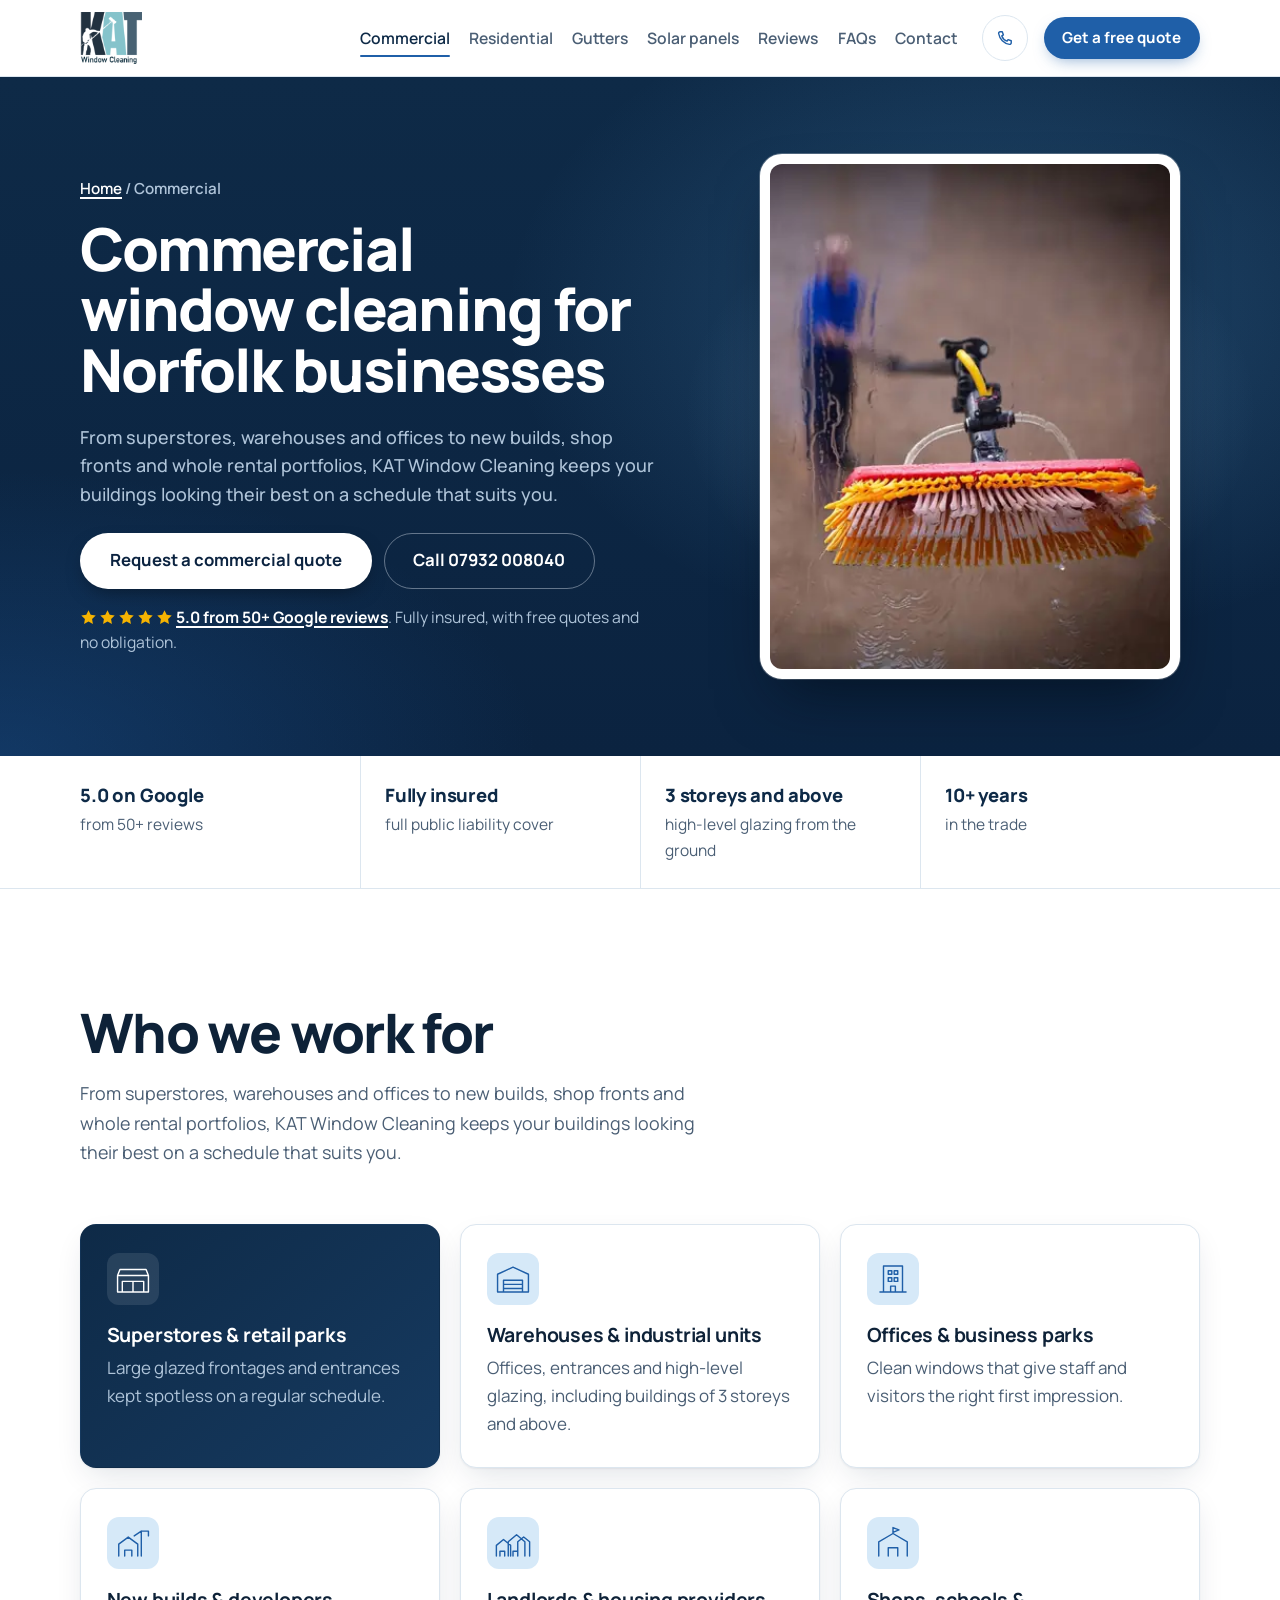
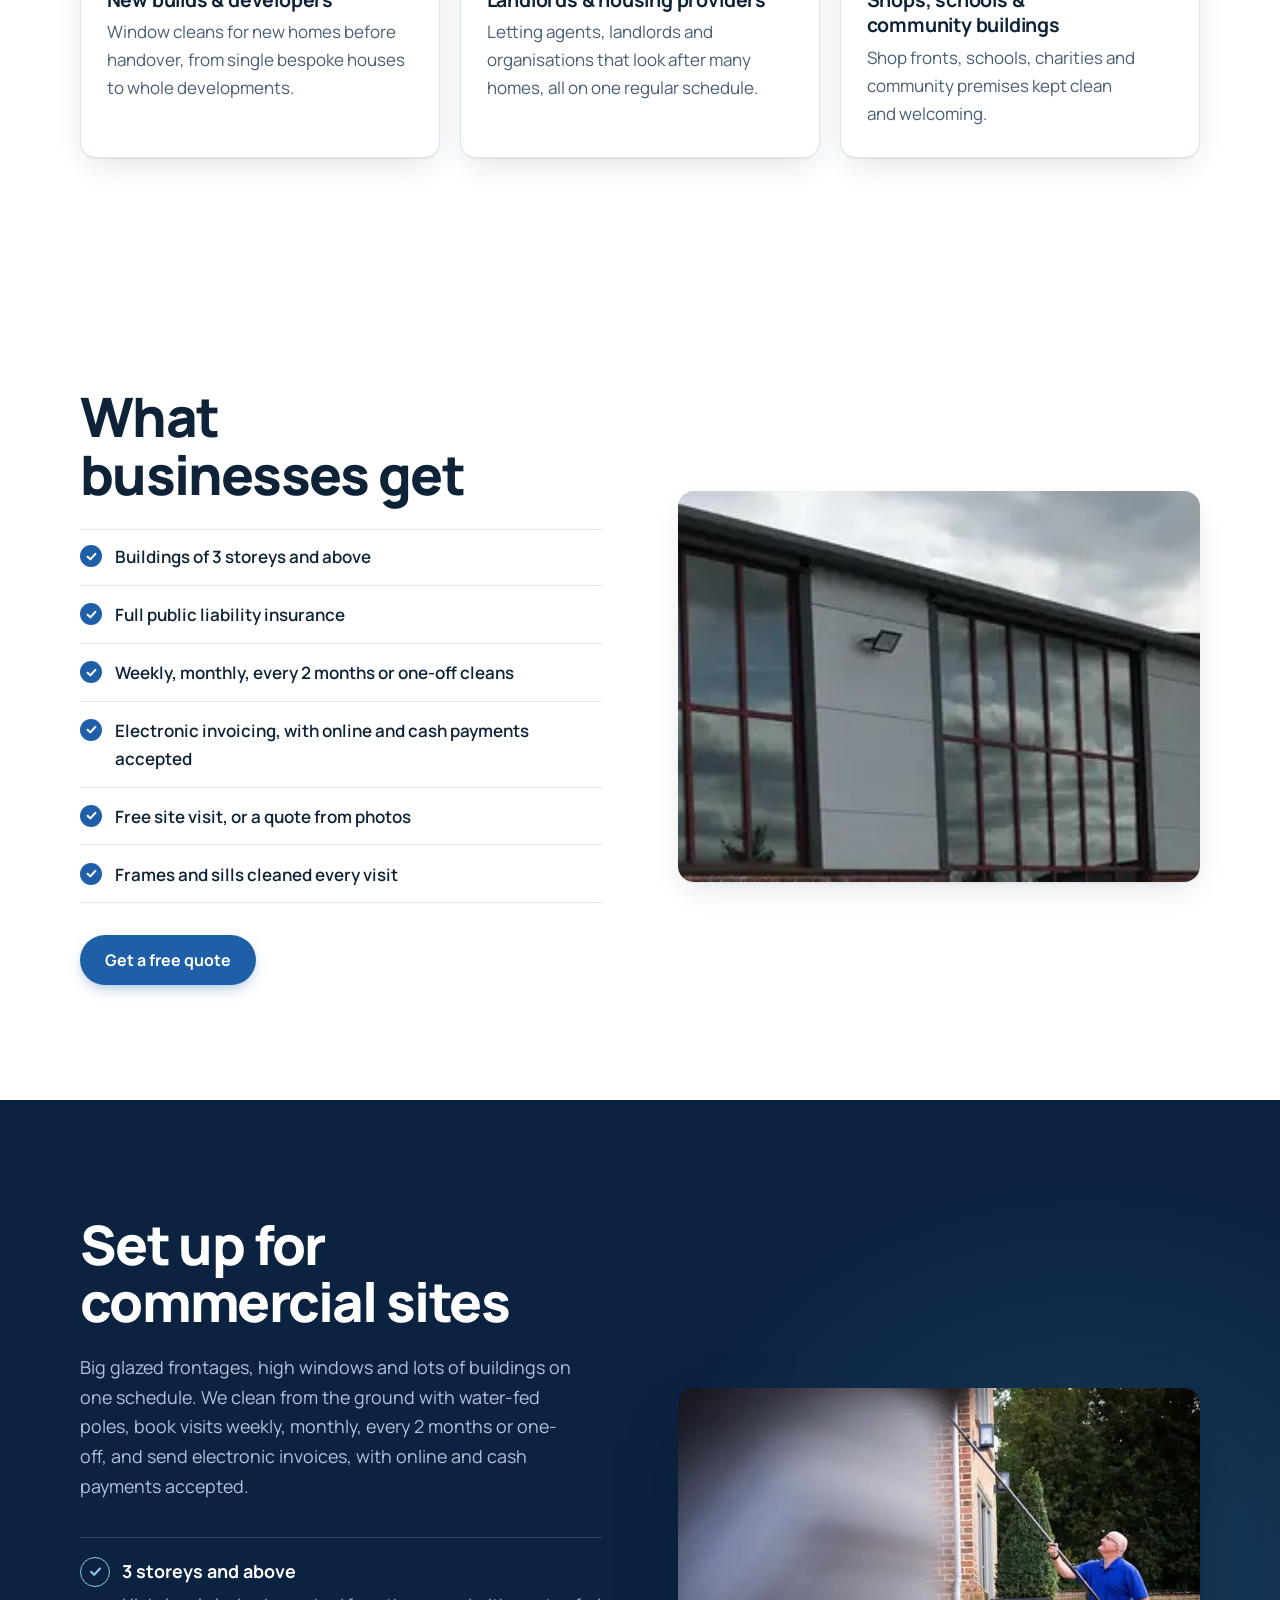
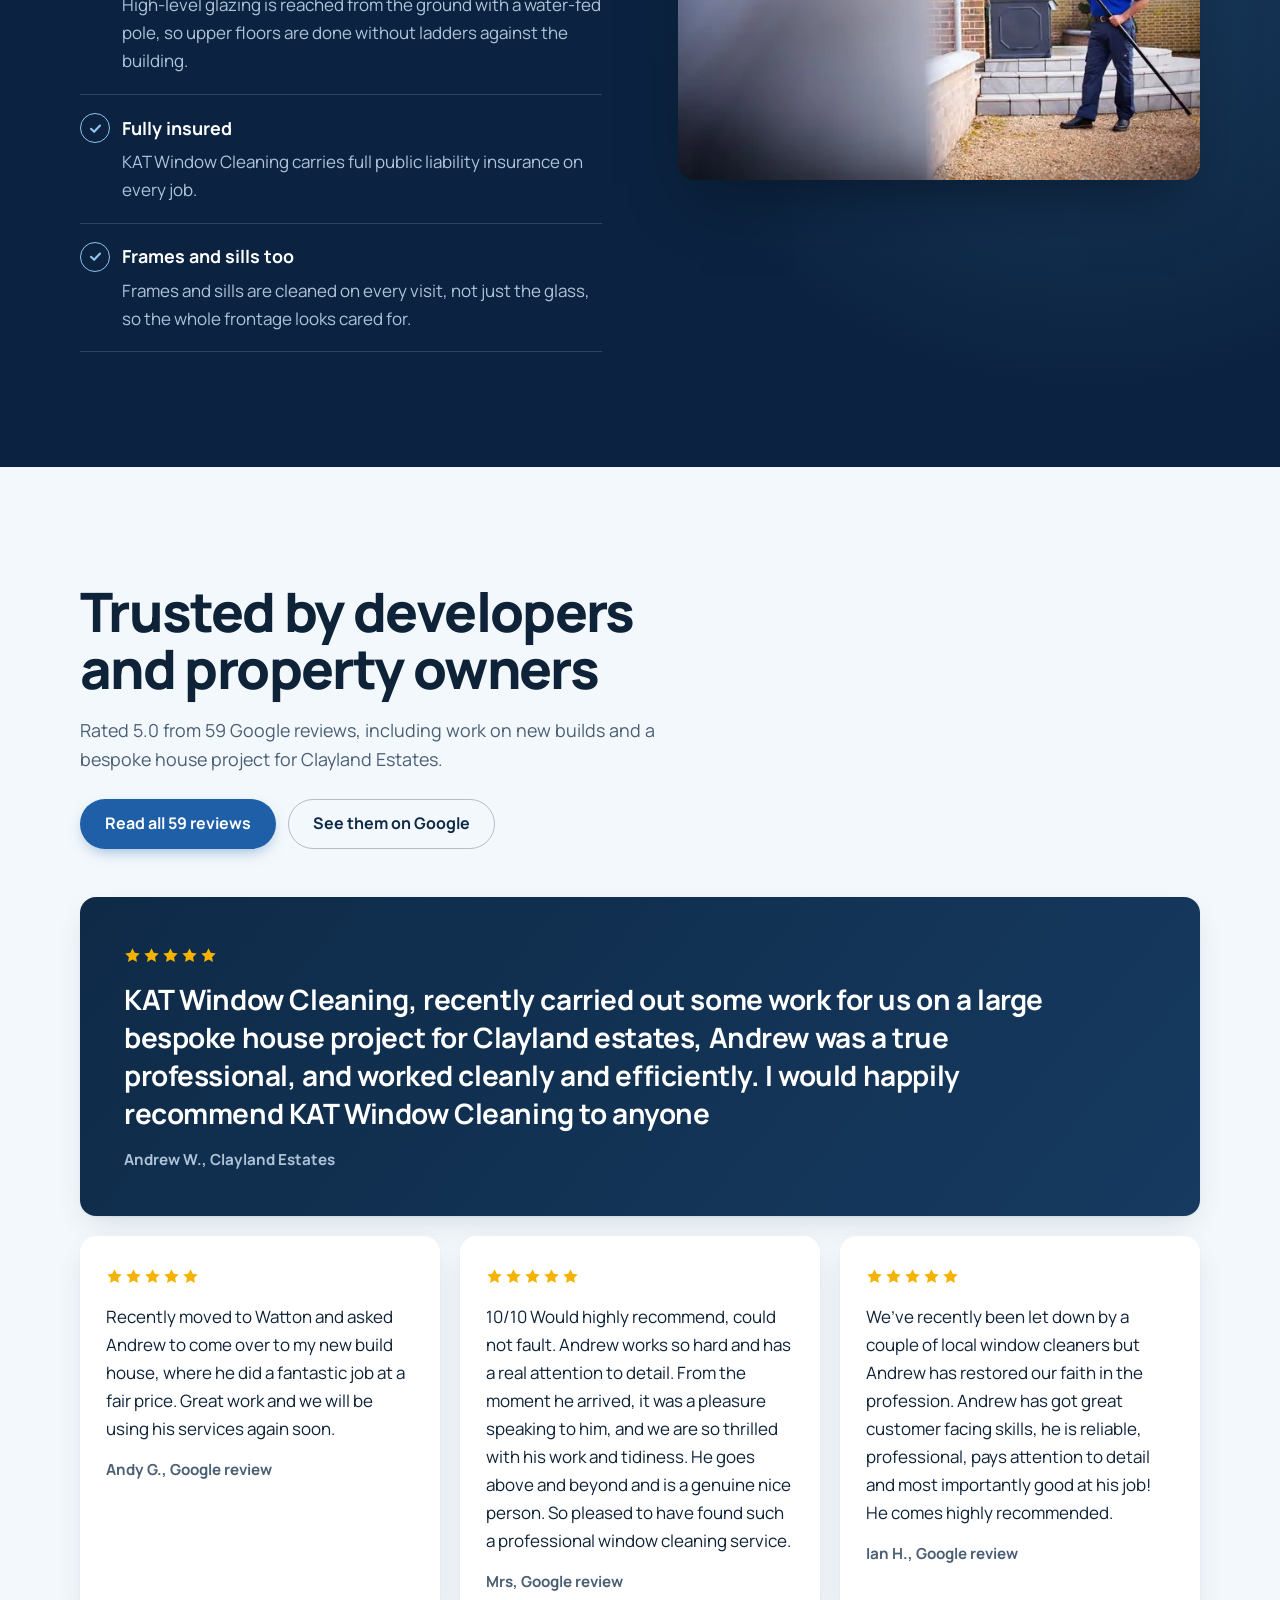
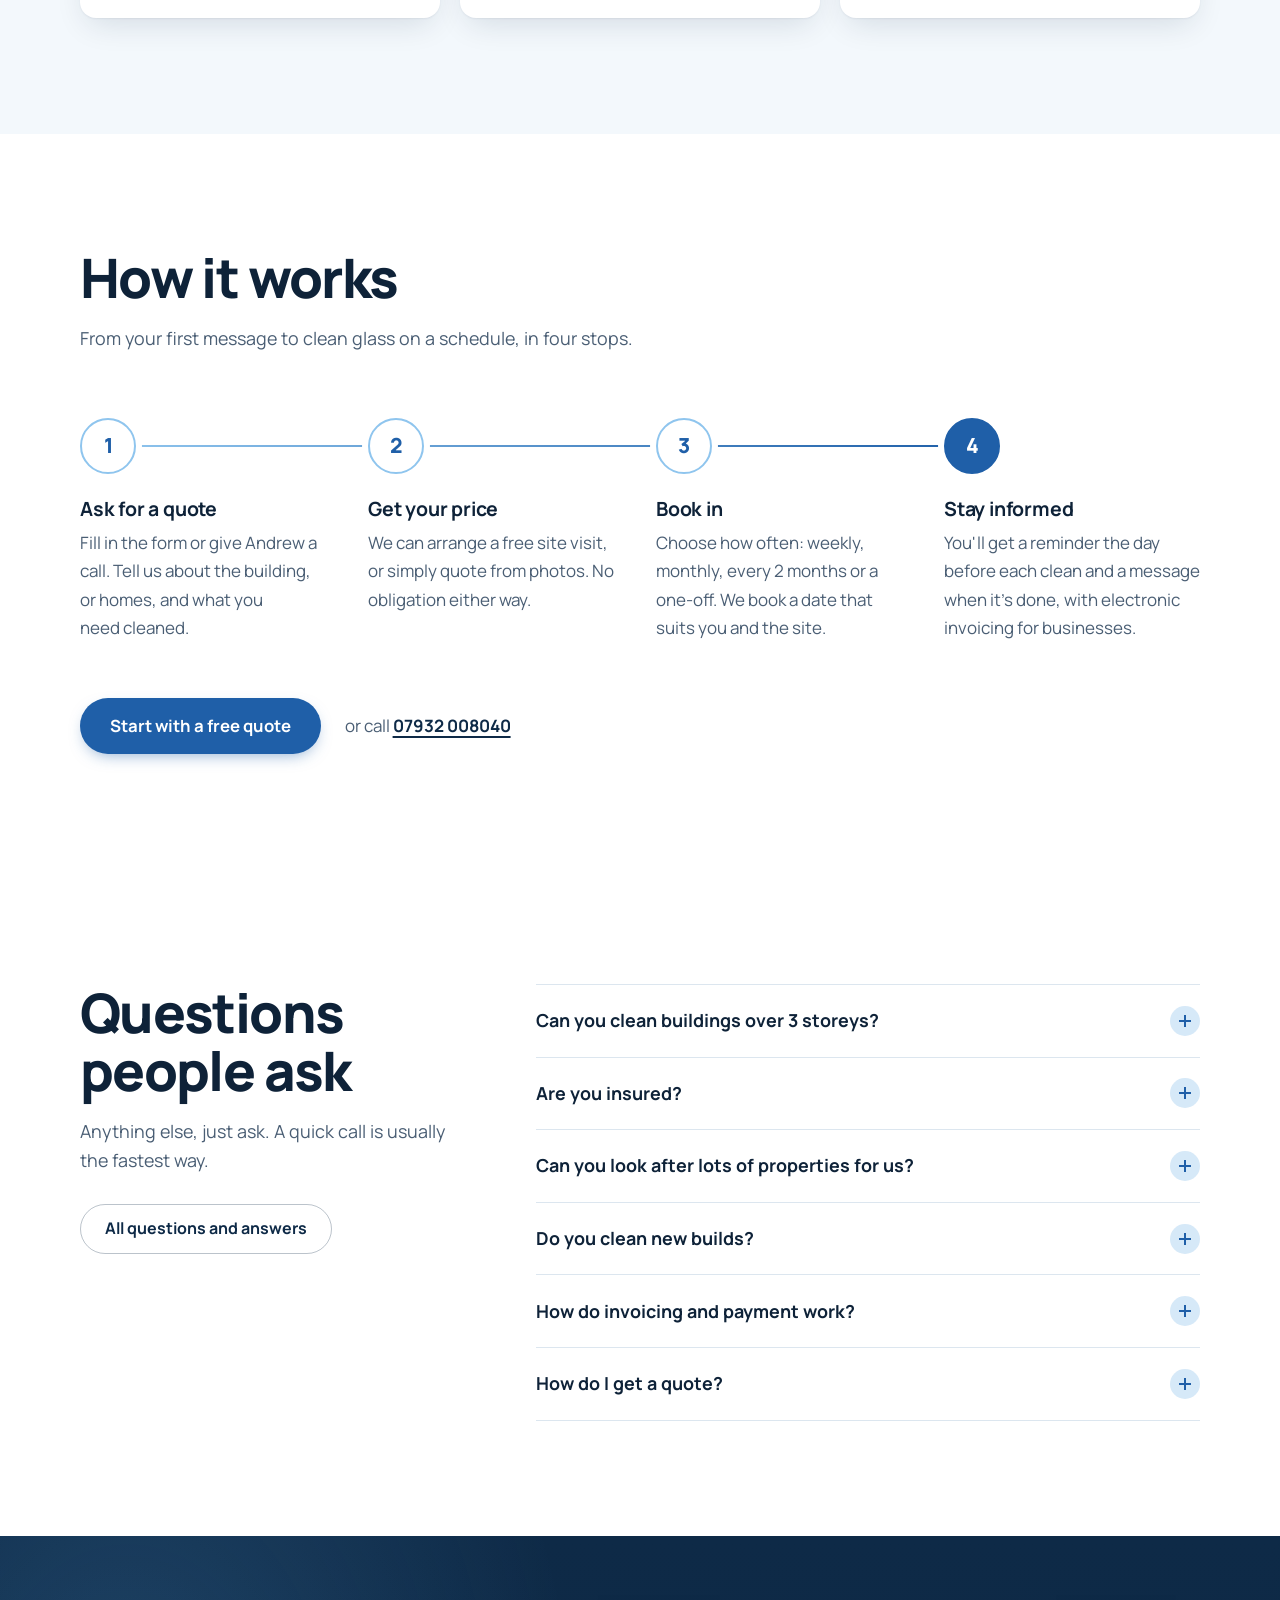
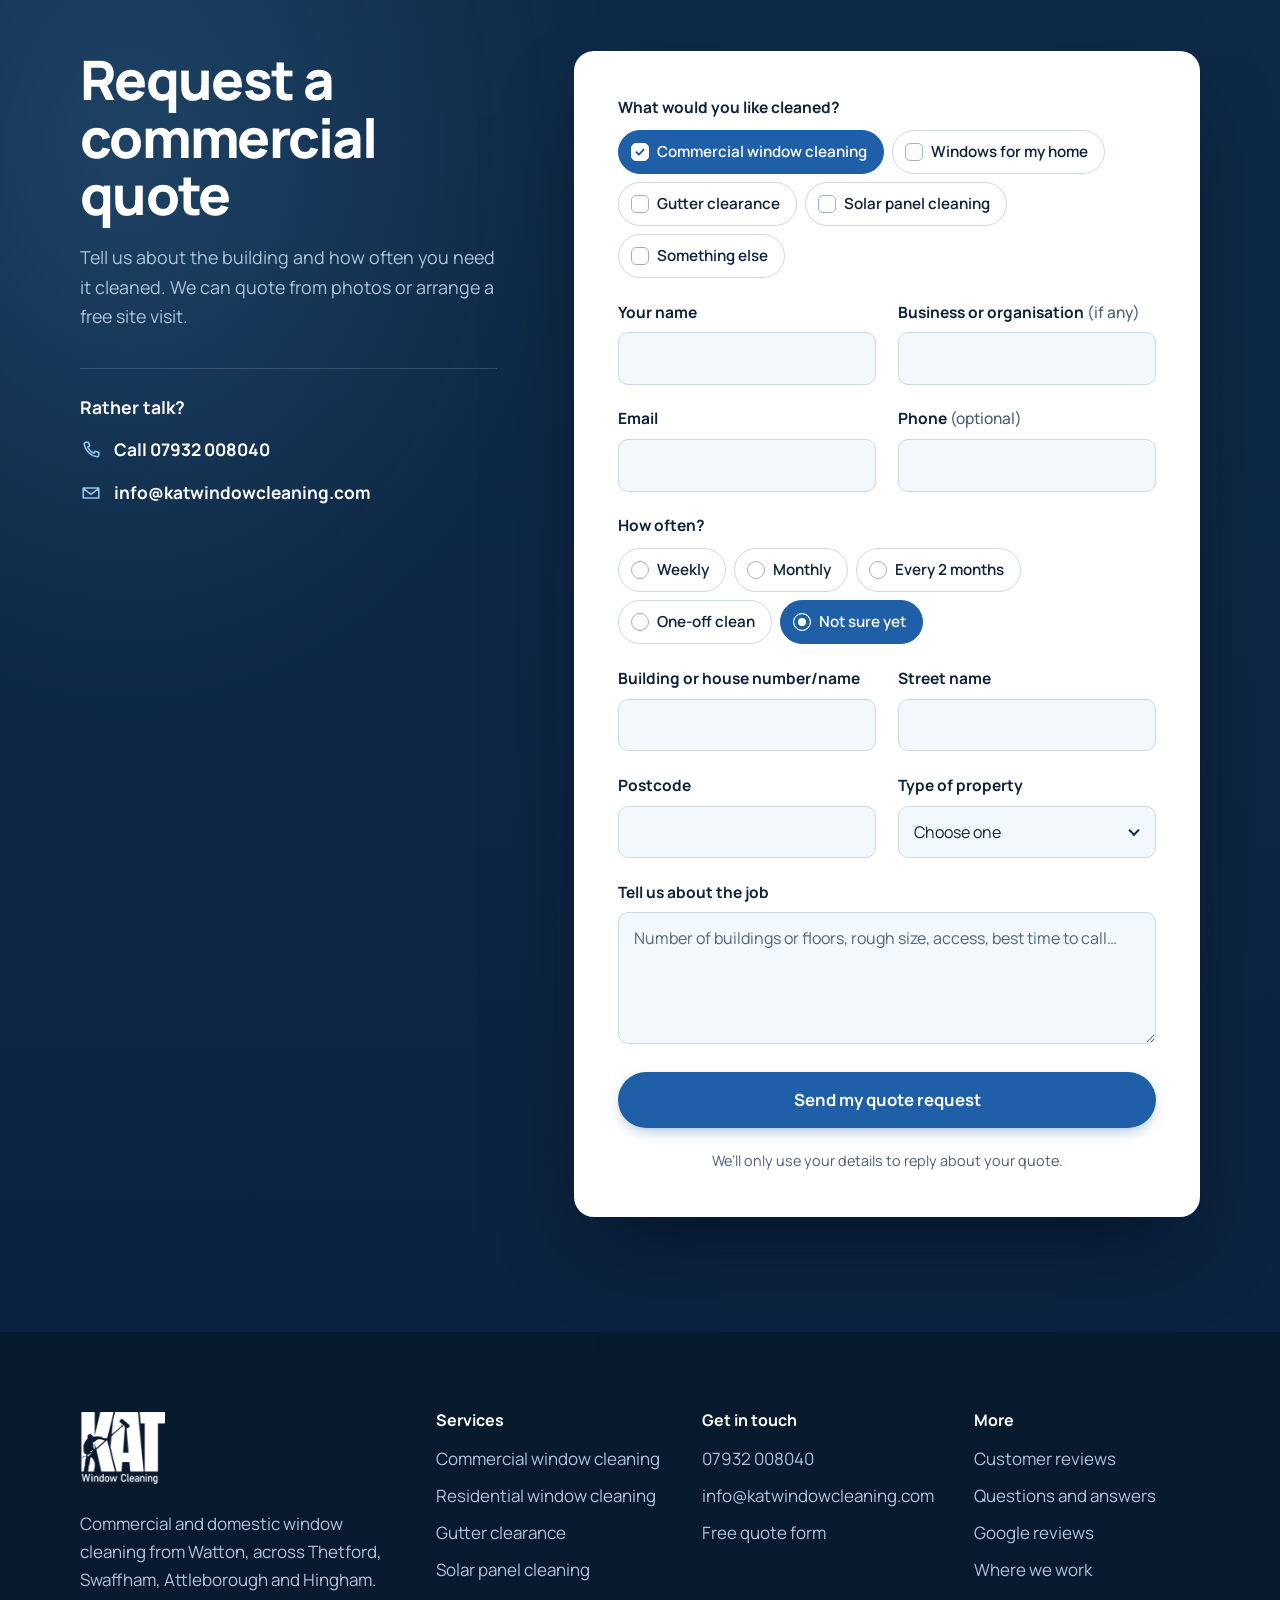
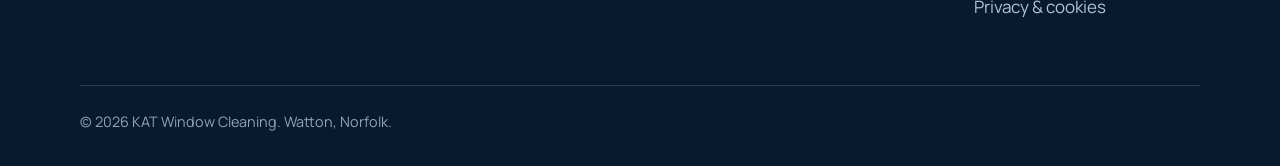
<file: commercial-window-cleaning.html>
<!doctype html>
<html lang="en-GB">
<head>
  <meta charset="utf-8">
  <meta name="viewport" content="width=device-width, initial-scale=1">
  <title>Commercial Window Cleaning Norfolk | KAT Window Cleaning</title>
  <meta name="description" content="Commercial window cleaning across Norfolk for superstores, warehouses, offices, new builds, shops and landlords. 3 storeys and above, fully insured.">
  <link rel="canonical" href="https://katwindowcleaning.com/commercial-window-cleaning.html">
  <meta name="theme-color" content="#0E2A47">
  <meta property="og:type" content="website">
  <meta property="og:site_name" content="KAT Window Cleaning">
  <meta property="og:title" content="Commercial Window Cleaning Norfolk | KAT Window Cleaning">
  <meta property="og:description" content="Commercial window cleaning across Norfolk for superstores, warehouses, offices, new builds, shops and landlords. 3 storeys and above, fully insured.">
  <meta property="og:url" content="https://katwindowcleaning.com/commercial-window-cleaning.html">
  <meta property="og:image" content="https://katwindowcleaning.com/images/og-image.jpg">
  <meta property="og:locale" content="en_GB">
  <meta name="twitter:card" content="summary_large_image">
  <link rel="icon" href="favicon.ico" sizes="any">
  <link rel="icon" type="image/png" sizes="32x32" href="images/favicon-32.png">
  <link rel="apple-touch-icon" href="images/apple-touch-icon.png">
  <link rel="preload" href="assets/fonts/manrope-latin-800-normal.woff2" as="font" type="font/woff2" crossorigin>
  <link rel="preload" href="assets/fonts/manrope-latin-400-normal.woff2" as="font" type="font/woff2" crossorigin>
  <link rel="stylesheet" href="css/styles.css?v=0d11c814">
  <script type="application/ld+json">{"@context": "https://schema.org", "@type": "LocalBusiness", "@id": "https://katwindowcleaning.com/#business", "name": "KAT Window Cleaning", "url": "https://katwindowcleaning.com/", "telephone": "+447932008040", "email": "info@katwindowcleaning.com", "image": "https://katwindowcleaning.com/images/og-image.jpg", "logo": "https://katwindowcleaning.com/images/icon-512.png", "priceRange": "££", "address": {"@type": "PostalAddress", "addressLocality": "Watton", "addressRegion": "Norfolk", "addressCountry": "GB"}, "areaServed": [{"@type": "City", "name": "Watton"}, {"@type": "City", "name": "Thetford"}, {"@type": "City", "name": "Swaffham"}, {"@type": "City", "name": "Attleborough"}, {"@type": "City", "name": "Hingham"}, {"@type": "City", "name": "Great Hockham"}], "sameAs": ["https://www.google.com/maps?cid=2617828129169492736"], "founder": {"@type": "Person", "name": "Andrew"}, "hasOfferCatalog": {"@type": "OfferCatalog", "name": "Cleaning services", "itemListElement": [{"@type": "Offer", "itemOffered": {"@type": "Service", "name": "Window cleaning", "url": "https://katwindowcleaning.com/window-cleaning.html"}}, {"@type": "Offer", "itemOffered": {"@type": "Service", "name": "Commercial window cleaning", "url": "https://katwindowcleaning.com/commercial-window-cleaning.html"}}, {"@type": "Offer", "itemOffered": {"@type": "Service", "name": "Gutter clearance", "url": "https://katwindowcleaning.com/gutter-clearance.html"}}, {"@type": "Offer", "itemOffered": {"@type": "Service", "name": "Solar panel cleaning", "url": "https://katwindowcleaning.com/solar-panels.html"}}]}}</script>
  <script type="application/ld+json">{"@context": "https://schema.org", "@type": "BreadcrumbList", "itemListElement": [{"@type": "ListItem", "position": 1, "name": "Home", "item": "https://katwindowcleaning.com/"}, {"@type": "ListItem", "position": 2, "name": "Commercial", "item": "https://katwindowcleaning.com/commercial-window-cleaning.html"}]}</script>
  <script type="application/ld+json">{"@context": "https://schema.org", "@type": "Service", "name": "Commercial window cleaning", "serviceType": "Commercial window cleaning", "url": "https://katwindowcleaning.com/commercial-window-cleaning.html", "description": "Commercial window cleaning across Norfolk for superstores, warehouses, offices, new builds, shops and landlords. 3 storeys and above, fully insured.", "provider": {"@id": "https://katwindowcleaning.com/#business"}, "areaServed": [{"@type": "City", "name": "Watton"}, {"@type": "City", "name": "Thetford"}, {"@type": "City", "name": "Swaffham"}, {"@type": "City", "name": "Attleborough"}, {"@type": "City", "name": "Hingham"}, {"@type": "City", "name": "Great Hockham"}]}</script>
  <script type="application/ld+json">{"@context": "https://schema.org", "@type": "FAQPage", "mainEntity": [{"@type": "Question", "name": "Can you clean buildings over 3 storeys?", "acceptedAnswer": {"@type": "Answer", "text": "Yes. KAT Window Cleaning handles all manner of commercial work, including buildings of 3 storeys and above. Get in touch with the details and we will advise."}}, {"@type": "Question", "name": "Are you insured?", "acceptedAnswer": {"@type": "Answer", "text": "Yes, KAT Window Cleaning carries full public liability insurance."}}, {"@type": "Question", "name": "Can you look after lots of properties for us?", "acceptedAnswer": {"@type": "Answer", "text": "Yes. Landlords, letting agents and organisations that look after many homes can have every property cleaned on a regular schedule, with electronic invoicing."}}, {"@type": "Question", "name": "Do you clean new builds?", "acceptedAnswer": {"@type": "Answer", "text": "Yes. We clean windows on new builds before handover, including large bespoke projects such as our work for Clayland Estates."}}, {"@type": "Question", "name": "How do invoicing and payment work?", "acceptedAnswer": {"@type": "Answer", "text": "We send electronic invoices, and accept online and cash payments."}}, {"@type": "Question", "name": "How do I get a quote?", "acceptedAnswer": {"@type": "Answer", "text": "Use the commercial quote form, call 07932 008040, or send us photos of the building. We can also arrange a free site visit."}}]}</script>
</head>
<body class="page-commercial">
  <a class="skip-link" href="#main">Skip to content</a>
  
  <header class="site-header" data-header>
    <div class="wrap header-inner">
      <a class="brand" href="index.html" aria-label="KAT Window Cleaning, home">
        <img class="brand-logo" src="images/KAT-Banner1.png" alt="" width="180" height="152">
        <span class="brand-text"><span class="brand-name">KAT</span><span class="brand-sub">Window Cleaning</span></span>
      </a>
      <nav class="site-nav" id="site-nav" aria-label="Main">
        <ul><li><a href="commercial-window-cleaning.html" aria-current="page">Commercial</a></li><li><a href="window-cleaning.html">Residential</a></li><li><a href="gutter-clearance.html">Gutters</a></li><li><a href="solar-panels.html">Solar panels</a></li><li><a href="reviews.html">Reviews</a></li><li><a href="faq.html">FAQs</a></li><li><a href="contact.html">Contact</a></li></ul>
      </nav>
      <div class="header-actions">
        <a class="header-phone" href="tel:+447932008040" aria-label="Call 07932 008040"><svg viewBox="0 0 24 24" aria-hidden="true"><path d="M6.6 3.5h2.6l1.4 4-2 1.3a11 11 0 0 0 6.6 6.6l1.3-2 4 1.4v2.6a2 2 0 0 1-2.2 2A16.5 16.5 0 0 1 4.6 5.7a2 2 0 0 1 2-2.2Z" fill="none" stroke="currentColor" stroke-width="1.8" stroke-linejoin="round"/></svg><span>07932 008040</span></a>
        <a class="btn btn-ink btn-sm header-cta" href="#quote">Get a free quote</a>
        <button class="nav-toggle" type="button" aria-expanded="false" aria-controls="site-nav" data-nav-toggle>
          <span class="nav-toggle-bars" aria-hidden="true"></span>
          <span class="visually-hidden">Menu</span>
        </button>
      </div>
    </div>
  </header>

  <main id="main">
    <section class="hero page-hero" id="top" aria-labelledby="page-title">
      <div class="wrap hero-grid">
        <div class="cover">
          <p class="crumbs"><a href="index.html">Home</a> <span aria-hidden="true">/</span> Commercial</p>
          <h1 id="page-title">Commercial window cleaning for Norfolk businesses</h1>
          <p class="lede">From superstores, warehouses and offices to new builds, shop fronts and whole rental portfolios, KAT Window Cleaning keeps your buildings looking their best on a schedule that suits you.</p>
          
          <div class="cover-actions" data-hero-actions>
            <a class="btn btn-ink btn-lg" href="#quote">Request a commercial quote</a>
            <a class="btn btn-line btn-lg" href="tel:+447932008040">Call 07932 008040</a>
          </div>
          <p class="cover-note"><span class="stars" role="img" aria-label="5 out of 5 stars"><svg viewBox="0 0 20 20" aria-hidden="true"><path d="M10 1.5l2.6 5.4 5.9.8-4.3 4.1 1 5.8L10 14.8l-5.2 2.8 1-5.8L1.5 7.7l5.9-.8z"/></svg><svg viewBox="0 0 20 20" aria-hidden="true"><path d="M10 1.5l2.6 5.4 5.9.8-4.3 4.1 1 5.8L10 14.8l-5.2 2.8 1-5.8L1.5 7.7l5.9-.8z"/></svg><svg viewBox="0 0 20 20" aria-hidden="true"><path d="M10 1.5l2.6 5.4 5.9.8-4.3 4.1 1 5.8L10 14.8l-5.2 2.8 1-5.8L1.5 7.7l5.9-.8z"/></svg><svg viewBox="0 0 20 20" aria-hidden="true"><path d="M10 1.5l2.6 5.4 5.9.8-4.3 4.1 1 5.8L10 14.8l-5.2 2.8 1-5.8L1.5 7.7l5.9-.8z"/></svg><svg viewBox="0 0 20 20" aria-hidden="true"><path d="M10 1.5l2.6 5.4 5.9.8-4.3 4.1 1 5.8L10 14.8l-5.2 2.8 1-5.8L1.5 7.7l5.9-.8z"/></svg></span> <a href="https://www.google.com/maps?cid=2617828129169492736" target="_blank" rel="noopener">5.0 from 50+ Google reviews</a>. Fully insured, with free quotes and no obligation.</p>
        </div>
        <figure class="hero-window page-photo">
          <div class="window-stage"><picture><source type="image/webp" srcset="images/window_cleaning__watton_5-320.webp 320w, images/window_cleaning__watton_5-480.webp 480w, images/window_cleaning__watton_5-640.webp 640w, images/window_cleaning__watton_5-800.webp 800w, images/window_cleaning__watton_5-1024.webp 1024w, images/window_cleaning__watton_5-1200.webp 1200w" sizes="(max-width: 520px) 300px, (max-width: 900px) 340px, 420px"><img class="window-view" src="images/window_cleaning__watton_5-800.jpg" srcset="images/window_cleaning__watton_5-320.jpg 320w, images/window_cleaning__watton_5-480.jpg 480w, images/window_cleaning__watton_5-640.jpg 640w, images/window_cleaning__watton_5-800.jpg 800w, images/window_cleaning__watton_5-1024.jpg 1024w, images/window_cleaning__watton_5-1200.jpg 1200w" sizes="(max-width: 520px) 300px, (max-width: 900px) 340px, 420px" alt="Water-fed pole brush used by KAT Window Cleaning for high-level commercial windows" width="1200" height="1200" fetchpriority="high"></picture></div>
        </figure>
      </div>
    </section>
    <section class="proof" aria-label="Why customers trust KAT">
      <ul class="wrap proof-list" role="list">
        <li><strong>5.0 on Google</strong><span>from 50+ reviews</span></li>
        <li><strong>Fully insured</strong><span>full public liability cover</span></li>
        <li><strong>3 storeys and above</strong><span>high-level glazing from the ground</span></li>
        <li><strong>10+ years</strong><span>in the trade</span></li>
      </ul>
    </section>
    <section class="section who" id="who" aria-labelledby="who-title">
      <div class="wrap">
        <div class="section-head">
          <h2 id="who-title">Who we work for</h2>
          <p>From superstores, warehouses and offices to new builds, shop fronts and whole rental portfolios, KAT Window Cleaning keeps your buildings looking their best on a schedule that suits you.</p>
        </div>
        <ul class="who-grid" role="list">
          <li class="who-card"><svg class="who-icon" viewBox="0 0 64 64" aria-hidden="true"><g fill="none" stroke="currentColor" stroke-width="2.4" stroke-linejoin="round" stroke-linecap="round"><path d="M6 54V26h52v28Z M6 26l4-10h44l4 10 M14 54V36h36v18 M32 36v18"/></g></svg><h3>Superstores &amp; retail parks</h3><p>Large glazed frontages and entrances kept spotless on a regular schedule.</p></li>
          <li class="who-card"><svg class="who-icon" viewBox="0 0 64 64" aria-hidden="true"><g fill="none" stroke="currentColor" stroke-width="2.4" stroke-linejoin="round" stroke-linecap="round"><path d="M6 54V24l26-12 26 12v30Z M16 54V34h32v20 M16 41h32 M16 48h32"/></g></svg><h3>Warehouses &amp; industrial units</h3><p>Offices, entrances and high-level glazing, including buildings of 3 storeys and above.</p></li>
          <li class="who-card"><svg class="who-icon" viewBox="0 0 64 64" aria-hidden="true"><g fill="none" stroke="currentColor" stroke-width="2.4" stroke-linejoin="round" stroke-linecap="round"><path d="M16 54V10h32v44 M24 18h6v6h-6Z M34 18h6v6h-6Z M24 30h6v6h-6Z M34 30h6v6h-6Z M28 54V44h8v10 M10 54h44"/></g></svg><h3>Offices &amp; business parks</h3><p>Clean windows that give staff and visitors the right first impression.</p></li>
          <li class="who-card"><svg class="who-icon" viewBox="0 0 64 64" aria-hidden="true"><g fill="none" stroke="currentColor" stroke-width="2.4" stroke-linejoin="round" stroke-linecap="round"><path d="M8 54V34l16-12 16 12v20 M18 54V44h12v10 M46 54V12 M46 12h12 M46 12 34 20 M58 12v8"/></g></svg><h3>New builds &amp; developers</h3><p>Window cleans for new homes before handover, from single bespoke houses to whole developments.</p></li>
          <li class="who-card"><svg class="who-icon" viewBox="0 0 64 64" aria-hidden="true"><g fill="none" stroke="currentColor" stroke-width="2.4" stroke-linejoin="round" stroke-linecap="round"><path d="M4 54V36l12-10 12 10v18 M24 54V30l14-12 14 12v24 M40 54V30l10-8 10 8v24 M10 54v-8h8v8 M32 54v-8h8v8"/></g></svg><h3>Landlords &amp; housing providers</h3><p>Letting agents, landlords and organisations that look after many homes, all on one regular schedule.</p></li>
          <li class="who-card"><svg class="who-icon" viewBox="0 0 64 64" aria-hidden="true"><g fill="none" stroke="currentColor" stroke-width="2.4" stroke-linejoin="round" stroke-linecap="round"><path d="M8 54V30l24-14 24 14v24 M24 54V40h16v14 M32 16V6l10 4-10 4"/></g></svg><h3>Shops, schools &amp; community buildings</h3><p>Shop fronts, schools, charities and community premises kept clean and welcoming.</p></li>
        </ul>
        
      </div>
    </section>
    <section class="section included" aria-labelledby="inc-title">
      <div class="wrap split">
        <div>
          <h2 id="inc-title">What businesses get</h2>
          <ul class="ticks" role="list"><li>Buildings of 3 storeys and above</li><li>Full public liability insurance</li><li>Weekly, monthly, every 2 months or one-off cleans</li><li>Electronic invoicing, with online and cash payments accepted</li><li>Free site visit, or a quote from photos</li><li>Frames and sills cleaned every visit</li></ul>
          <a class="btn btn-ink" href="#quote">Get a free quote</a>
        </div>
        <figure class="split-photo"><picture><source type="image/webp" srcset="images/windows_banner-320.webp 320w, images/windows_banner-480.webp 480w, images/windows_banner-640.webp 640w, images/windows_banner-800.webp 800w, images/windows_banner-1024.webp 1024w, images/windows_banner-1280.webp 1280w, images/windows_banner-1600.webp 1600w, images/windows_banner-1800.webp 1800w" sizes="(max-width: 900px) 100vw, 560px"><img src="images/windows_banner-800.jpg" srcset="images/windows_banner-320.jpg 320w, images/windows_banner-480.jpg 480w, images/windows_banner-640.jpg 640w, images/windows_banner-800.jpg 800w, images/windows_banner-1024.jpg 1024w, images/windows_banner-1280.jpg 1280w, images/windows_banner-1600.jpg 1600w, images/windows_banner-1800.jpg 1800w" sizes="(max-width: 900px) 100vw, 560px" alt="Large commercial building with glass frontage" width="1800" height="597" loading="lazy" decoding="async"></picture></figure>
      </div>
    </section>
    <section class="section pure" id="commercial-sites" aria-labelledby="commercial-sites-title">
      <div class="wrap pure-grid">
        <div class="pure-copy">
          <h2 id="commercial-sites-title">Set up for commercial sites</h2>
          <p class="pure-lede">Big glazed frontages, high windows and lots of buildings on one schedule. We clean from the ground with water-fed poles, book visits weekly, monthly, every 2 months or one-off, and send electronic invoices, with online and cash payments accepted.</p>
          <dl class="pure-points">
            <div>
              <dt><span class="callout callout-tick" aria-hidden="true"></span>3 storeys and above</dt>
              <dd>High-level glazing is reached from the ground with a water-fed pole, so upper floors are done without ladders against the building.</dd>
            </div>
            <div>
              <dt><span class="callout callout-tick" aria-hidden="true"></span>Fully insured</dt>
              <dd>KAT Window Cleaning carries full public liability insurance on every job.</dd>
            </div>
            <div>
              <dt><span class="callout callout-tick" aria-hidden="true"></span>Frames and sills too</dt>
              <dd>Frames and sills are cleaned on every visit, not just the glass, so the whole frontage looks cared for.</dd>
            </div>
          </dl>
          
        </div>
        <figure class="pure-diagram">
          <div class="pure-photo"><picture><source type="image/webp" srcset="images/window_cleaning__watton_1-320.webp 320w, images/window_cleaning__watton_1-480.webp 480w, images/window_cleaning__watton_1-640.webp 640w, images/window_cleaning__watton_1-800.webp 800w, images/window_cleaning__watton_1-1024.webp 1024w, images/window_cleaning__watton_1-1200.webp 1200w" sizes="(max-width: 900px) 100vw, 560px"><img src="images/window_cleaning__watton_1-800.jpg" srcset="images/window_cleaning__watton_1-320.jpg 320w, images/window_cleaning__watton_1-480.jpg 480w, images/window_cleaning__watton_1-640.jpg 640w, images/window_cleaning__watton_1-800.jpg 800w, images/window_cleaning__watton_1-1024.jpg 1024w, images/window_cleaning__watton_1-1200.jpg 1200w" sizes="(max-width: 900px) 100vw, 560px" alt="Andrew from KAT Window Cleaning working with a water-fed pole" width="1200" height="880" loading="lazy" decoding="async"></picture></div>
        </figure>
      </div>
    </section>
    <section class="section reviews" id="reviews" aria-labelledby="reviews-title">
      <div class="wrap">
        <div class="reviews-head">
        <div class="section-head">
          <h2 id="reviews-title">Trusted by developers and property owners</h2>
          <p>Rated 5.0 from 59 Google reviews, including work on new builds and a bespoke house project for Clayland Estates.</p>
        </div>
          <div class="reviews-links">
            <a class="btn btn-ink" href="reviews.html">Read all 59 reviews</a>
            <a class="btn btn-line" href="https://www.google.com/maps?cid=2617828129169492736" target="_blank" rel="noopener">See them on Google</a>
          </div>
        </div>
        <figure class="review review-lead"><span class="stars" role="img" aria-label="5 out of 5 stars"><svg viewBox="0 0 20 20" aria-hidden="true"><path d="M10 1.5l2.6 5.4 5.9.8-4.3 4.1 1 5.8L10 14.8l-5.2 2.8 1-5.8L1.5 7.7l5.9-.8z"/></svg><svg viewBox="0 0 20 20" aria-hidden="true"><path d="M10 1.5l2.6 5.4 5.9.8-4.3 4.1 1 5.8L10 14.8l-5.2 2.8 1-5.8L1.5 7.7l5.9-.8z"/></svg><svg viewBox="0 0 20 20" aria-hidden="true"><path d="M10 1.5l2.6 5.4 5.9.8-4.3 4.1 1 5.8L10 14.8l-5.2 2.8 1-5.8L1.5 7.7l5.9-.8z"/></svg><svg viewBox="0 0 20 20" aria-hidden="true"><path d="M10 1.5l2.6 5.4 5.9.8-4.3 4.1 1 5.8L10 14.8l-5.2 2.8 1-5.8L1.5 7.7l5.9-.8z"/></svg><svg viewBox="0 0 20 20" aria-hidden="true"><path d="M10 1.5l2.6 5.4 5.9.8-4.3 4.1 1 5.8L10 14.8l-5.2 2.8 1-5.8L1.5 7.7l5.9-.8z"/></svg></span><blockquote><p>KAT Window Cleaning, recently carried out some work for us on a large bespoke house project for Clayland estates, Andrew was a true professional, and worked cleanly and efficiently. I would happily recommend KAT Window Cleaning to anyone</p></blockquote><figcaption class="review-by">Andrew W., Clayland Estates</figcaption></figure>
        <ul class="review-list" role="list"><li class="review"><span class="stars" role="img" aria-label="5 out of 5 stars"><svg viewBox="0 0 20 20" aria-hidden="true"><path d="M10 1.5l2.6 5.4 5.9.8-4.3 4.1 1 5.8L10 14.8l-5.2 2.8 1-5.8L1.5 7.7l5.9-.8z"/></svg><svg viewBox="0 0 20 20" aria-hidden="true"><path d="M10 1.5l2.6 5.4 5.9.8-4.3 4.1 1 5.8L10 14.8l-5.2 2.8 1-5.8L1.5 7.7l5.9-.8z"/></svg><svg viewBox="0 0 20 20" aria-hidden="true"><path d="M10 1.5l2.6 5.4 5.9.8-4.3 4.1 1 5.8L10 14.8l-5.2 2.8 1-5.8L1.5 7.7l5.9-.8z"/></svg><svg viewBox="0 0 20 20" aria-hidden="true"><path d="M10 1.5l2.6 5.4 5.9.8-4.3 4.1 1 5.8L10 14.8l-5.2 2.8 1-5.8L1.5 7.7l5.9-.8z"/></svg><svg viewBox="0 0 20 20" aria-hidden="true"><path d="M10 1.5l2.6 5.4 5.9.8-4.3 4.1 1 5.8L10 14.8l-5.2 2.8 1-5.8L1.5 7.7l5.9-.8z"/></svg></span><blockquote><p>Recently moved to Watton and asked Andrew to come over to my new build house, where he did a fantastic job at a fair price. Great work and we will be using his services again soon.</p></blockquote><p class="review-by">Andy G., Google review</p></li><li class="review"><span class="stars" role="img" aria-label="5 out of 5 stars"><svg viewBox="0 0 20 20" aria-hidden="true"><path d="M10 1.5l2.6 5.4 5.9.8-4.3 4.1 1 5.8L10 14.8l-5.2 2.8 1-5.8L1.5 7.7l5.9-.8z"/></svg><svg viewBox="0 0 20 20" aria-hidden="true"><path d="M10 1.5l2.6 5.4 5.9.8-4.3 4.1 1 5.8L10 14.8l-5.2 2.8 1-5.8L1.5 7.7l5.9-.8z"/></svg><svg viewBox="0 0 20 20" aria-hidden="true"><path d="M10 1.5l2.6 5.4 5.9.8-4.3 4.1 1 5.8L10 14.8l-5.2 2.8 1-5.8L1.5 7.7l5.9-.8z"/></svg><svg viewBox="0 0 20 20" aria-hidden="true"><path d="M10 1.5l2.6 5.4 5.9.8-4.3 4.1 1 5.8L10 14.8l-5.2 2.8 1-5.8L1.5 7.7l5.9-.8z"/></svg><svg viewBox="0 0 20 20" aria-hidden="true"><path d="M10 1.5l2.6 5.4 5.9.8-4.3 4.1 1 5.8L10 14.8l-5.2 2.8 1-5.8L1.5 7.7l5.9-.8z"/></svg></span><blockquote><p>10/10 Would highly recommend, could not fault.
Andrew works so hard and has a real attention to detail. From the moment he arrived, it was a pleasure speaking to him, and we are so thrilled with his work and tidiness. He goes above and beyond and is a genuine nice person. So pleased to have found such a professional window cleaning service.</p></blockquote><p class="review-by">Mrs, Google review</p></li><li class="review"><span class="stars" role="img" aria-label="5 out of 5 stars"><svg viewBox="0 0 20 20" aria-hidden="true"><path d="M10 1.5l2.6 5.4 5.9.8-4.3 4.1 1 5.8L10 14.8l-5.2 2.8 1-5.8L1.5 7.7l5.9-.8z"/></svg><svg viewBox="0 0 20 20" aria-hidden="true"><path d="M10 1.5l2.6 5.4 5.9.8-4.3 4.1 1 5.8L10 14.8l-5.2 2.8 1-5.8L1.5 7.7l5.9-.8z"/></svg><svg viewBox="0 0 20 20" aria-hidden="true"><path d="M10 1.5l2.6 5.4 5.9.8-4.3 4.1 1 5.8L10 14.8l-5.2 2.8 1-5.8L1.5 7.7l5.9-.8z"/></svg><svg viewBox="0 0 20 20" aria-hidden="true"><path d="M10 1.5l2.6 5.4 5.9.8-4.3 4.1 1 5.8L10 14.8l-5.2 2.8 1-5.8L1.5 7.7l5.9-.8z"/></svg><svg viewBox="0 0 20 20" aria-hidden="true"><path d="M10 1.5l2.6 5.4 5.9.8-4.3 4.1 1 5.8L10 14.8l-5.2 2.8 1-5.8L1.5 7.7l5.9-.8z"/></svg></span><blockquote><p>We’ve recently been let down by a couple of local window cleaners but Andrew has restored our faith in the profession.
Andrew has got great customer facing skills, he is reliable, professional, pays attention to detail and most importantly good at his job!
He comes highly recommended.</p></blockquote><p class="review-by">Ian H., Google review</p></li></ul>
      </div>
    </section>
    <section class="section steps" id="how-it-works" aria-labelledby="steps-title">
      <div class="wrap">
        <div class="section-head">
          <h2 id="steps-title">How it works</h2>
          <p>From your first message to clean glass on a schedule, in four stops.</p>
        </div>
        <ol class="route" role="list">
          <li class="stop">
            <span class="stop-mark" aria-hidden="true">1</span>
            <h3>Ask for a quote</h3>
            <p>Fill in the form or give Andrew a call. Tell us about the building, or homes, and what you need cleaned.</p>
          </li>
          <li class="stop">
            <span class="stop-mark" aria-hidden="true">2</span>
            <h3>Get your price</h3>
            <p>We can arrange a free site visit, or simply quote from photos. No obligation either way.</p>
          </li>
          <li class="stop">
            <span class="stop-mark" aria-hidden="true">3</span>
            <h3>Book in</h3>
            <p>Choose how often: weekly, monthly, every 2 months or a one-off. We book a date that suits you and the site.</p>
          </li>
          <li class="stop">
            <span class="stop-mark" aria-hidden="true">4</span>
            <h3>Stay informed</h3>
            <p>You&#x27;ll get a reminder the day before each clean and a message when it&#x27;s done, with electronic invoicing for businesses.</p>
          </li>
        </ol>
        <div class="steps-cta">
          <a class="btn btn-ink btn-lg" href="#quote">Start with a free quote</a>
          <p>or call <a href="tel:+447932008040">07932 008040</a></p>
        </div>
      </div>
    </section>
    <section class="section faq" id="faq" aria-labelledby="faq-title">
      <div class="wrap faq-grid">
        <div class="section-head">
          <h2 id="faq-title">Questions people ask</h2>
          <p>Anything else, just ask. A quick call is usually the fastest way.</p>
          <a class="btn btn-line faq-more" href="faq.html">All questions and answers</a>
        </div>
        <div class="faq-list">
          <details>
            <summary>Can you clean buildings over 3 storeys?</summary>
            <p>Yes. KAT Window Cleaning handles all manner of commercial work, including buildings of 3 storeys and above. Get in touch with the details and we will advise.</p>
          </details>
          <details>
            <summary>Are you insured?</summary>
            <p>Yes, KAT Window Cleaning carries full public liability insurance.</p>
          </details>
          <details>
            <summary>Can you look after lots of properties for us?</summary>
            <p>Yes. Landlords, letting agents and organisations that look after many homes can have every property cleaned on a regular schedule, with electronic invoicing.</p>
          </details>
          <details>
            <summary>Do you clean new builds?</summary>
            <p>Yes. We clean windows on new builds before handover, including large bespoke projects such as our work for Clayland Estates.</p>
          </details>
          <details>
            <summary>How do invoicing and payment work?</summary>
            <p>We send electronic invoices, and accept online and cash payments.</p>
          </details>
          <details>
            <summary>How do I get a quote?</summary>
            <p>Use the commercial quote form, call 07932 008040, or send us photos of the building. We can also arrange a free site visit.</p>
          </details>
        </div>
      </div>
    </section>
    <section class="section quote" id="quote" aria-labelledby="quote-title">
      <div class="wrap quote-grid">
        <div class="quote-copy">
          <h2 id="quote-title">Request a commercial quote</h2>
          <p>Tell us about the building and how often you need it cleaned. We can quote from photos or arrange a free site visit.</p>
          <div class="direct-contact">
            <p class="direct-label">Rather talk?</p>
            <a class="direct-link" href="tel:+447932008040"><svg viewBox="0 0 24 24" aria-hidden="true"><path d="M6.6 3.5h2.6l1.4 4-2 1.3a11 11 0 0 0 6.6 6.6l1.3-2 4 1.4v2.6a2 2 0 0 1-2.2 2A16.5 16.5 0 0 1 4.6 5.7a2 2 0 0 1 2-2.2Z" fill="none" stroke="currentColor" stroke-width="1.8" stroke-linejoin="round"/></svg><span>Call 07932 008040</span></a>
            <a class="direct-link" href="mailto:info@katwindowcleaning.com"><svg viewBox="0 0 24 24" aria-hidden="true"><path d="M3.5 6.5h17v11h-17Z M3.5 7l8.5 6.5L20.5 7" fill="none" stroke="currentColor" stroke-width="1.8" stroke-linejoin="round"/></svg><span>info@katwindowcleaning.com</span></a>
          </div>
        </div>

        <div class="quote-card" tabindex="-1">
          <form class="quote-form" data-quote-form data-page="Commercial page" novalidate>
            <p class="area-ok" data-area-ok role="status" hidden></p>
            <div class="hp" aria-hidden="true"><label>Leave this empty <input type="text" name="website" tabindex="-1" autocomplete="off"></label></div>
            <fieldset class="field">
              <legend>What would you like cleaned?</legend>
              <div class="chips"><label class="chip"><input type="checkbox" name="services" value="Commercial window cleaning" checked><span>Commercial window cleaning</span></label><label class="chip"><input type="checkbox" name="services" value="Window cleaning"><span>Windows for my home</span></label><label class="chip"><input type="checkbox" name="services" value="Gutter clearance"><span>Gutter clearance</span></label><label class="chip"><input type="checkbox" name="services" value="Solar panel cleaning"><span>Solar panel cleaning</span></label><label class="chip"><input type="checkbox" name="services" value="Something else"><span>Something else</span></label></div>
              <p class="field-error" id="f-services-error" hidden></p>
            </fieldset>
            <div class="field-row">
              <div class="field">
                <label for="f-name">Your name</label>
                <input id="f-name" name="name" type="text" autocomplete="name" required>
                <p class="field-error" id="f-name-error" hidden></p>
              </div>
              <div class="field">
                <label for="f-business">Business or organisation <span class="optional">(if any)</span></label>
                <input id="f-business" name="business" type="text" autocomplete="organization">
              </div>
            </div>
            <div class="field-row">
              <div class="field">
                <label for="f-email">Email</label>
                <input id="f-email" name="email" type="email" autocomplete="email" required>
                <p class="field-error" id="f-email-error" hidden></p>
              </div>
              <div class="field">
                <label for="f-phone">Phone <span class="optional">(optional)</span></label>
                <input id="f-phone" name="phone" type="tel" autocomplete="tel" inputmode="tel">
                <p class="field-error" id="f-phone-error" hidden></p>
              </div>
            </div>
            <fieldset class="field">
              <legend>How often?</legend>
              <div class="chips"><label class="chip"><input type="radio" name="frequency" value="Weekly"><span>Weekly</span></label><label class="chip"><input type="radio" name="frequency" value="Monthly"><span>Monthly</span></label><label class="chip"><input type="radio" name="frequency" value="Every 2 months"><span>Every 2 months</span></label><label class="chip"><input type="radio" name="frequency" value="One-off clean"><span>One-off clean</span></label><label class="chip"><input type="radio" name="frequency" value="Not sure yet" checked><span>Not sure yet</span></label></div>
            </fieldset>
            <div class="field-row">
              <div class="field">
                <label for="f-house">Building or house number/name</label>
                <input id="f-house" name="houseNumber" type="text" required>
                <p class="field-error" id="f-houseNumber-error" hidden></p>
              </div>
              <div class="field">
                <label for="f-street">Street name</label>
                <input id="f-street" name="street" type="text" autocomplete="address-line1" required>
                <p class="field-error" id="f-street-error" hidden></p>
              </div>
            </div>
            <div class="field-row">
              <div class="field">
                <label for="f-postcode">Postcode</label>
                <input id="f-postcode" name="postcode" type="text" autocomplete="postal-code" autocapitalize="characters" required>
                <p class="field-error" id="f-postcode-error" hidden></p>
                <p class="field-hint" id="f-postcode-hint" hidden></p>
              </div>
              <div class="field">
                <label for="f-property">Type of property</label>
                <div class="select-wrap">
                  <select id="f-property" name="property" required>
                    <option value="">Choose one</option>
                    <option>Superstore or retail park</option><option>Warehouse or industrial unit</option><option>Office or business park</option><option>New build or development</option><option>Rental homes or housing portfolio</option><option>Shop</option><option>School, charity or community building</option>
                    <option>House or bungalow</option>
                    <option>Other</option>
                  </select>
                </div>
                <p class="field-error" id="f-property-error" hidden></p>
              </div>
            </div>
            <div class="field">
              <label for="f-message">Tell us about the job</label>
              <textarea id="f-message" name="message" rows="4" required placeholder="Number of buildings or floors, rough size, access, best time to call…"></textarea>
              <p class="field-error" id="f-message-error" hidden></p>
            </div>
            <button class="btn btn-ink btn-lg btn-block" type="submit" data-submit><span class="btn-label">Send my quote request</span></button>
            <p class="form-status" data-form-status role="alert" hidden></p>
            <p class="form-privacy">We’ll only use your details to reply about your quote.</p>
          </form>
          <div class="quote-success" data-success hidden tabindex="-1">
            <svg viewBox="0 0 64 64" aria-hidden="true"><circle cx="32" cy="32" r="30" fill="none" stroke="currentColor" stroke-width="2.5"/><path d="M20 33l8 8 16-17" fill="none" stroke="currentColor" stroke-width="3" stroke-linecap="round" stroke-linejoin="round"/></svg>
            <h3 data-success-title>Thanks. Your request is in.</h3>
            <p data-success-body>Andrew will be in touch soon with a price.</p>
            <p>If it’s urgent, call <a href="tel:+447932008040">07932 008040</a>.</p>
            <button type="button" class="link-button" data-reset>Send another request</button>
          </div>
        </div>
      </div>
    </section>
  </main>

  <footer class="site-footer">
    <div class="wrap footer-grid footer-grid-4">
      <div class="footer-brand">
        <a class="brand" href="index.html" aria-label="KAT Window Cleaning, home">
          <img class="brand-logo" src="images/KAT_200px_white.png" alt="" width="200" height="169" loading="lazy">
          <span class="brand-text"><span class="brand-name">KAT</span><span class="brand-sub">Window Cleaning</span></span>
        </a>
        <p>Commercial and domestic window cleaning from Watton, across Thetford, Swaffham, Attleborough and Hingham.</p>
      </div>
      <div>
        <h2 class="footer-heading">Services</h2>
        <ul class="footer-links" role="list"><li><a href="commercial-window-cleaning.html">Commercial window cleaning</a></li><li><a href="window-cleaning.html">Residential window cleaning</a></li><li><a href="gutter-clearance.html">Gutter clearance</a></li><li><a href="solar-panels.html">Solar panel cleaning</a></li></ul>
      </div>
      <div>
        <h2 class="footer-heading">Get in touch</h2>
        <ul class="footer-links" role="list">
          <li><a href="tel:+447932008040">07932 008040</a></li>
          <li><a href="mailto:info@katwindowcleaning.com">info@katwindowcleaning.com</a></li>
          <li><a href="contact.html">Free quote form</a></li>
        </ul>
      </div>
      <div>
        <h2 class="footer-heading">More</h2>
        <ul class="footer-links" role="list">
          <li><a href="reviews.html">Customer reviews</a></li>
          <li><a href="faq.html">Questions and answers</a></li>
          <li><a href="https://www.google.com/maps?cid=2617828129169492736" target="_blank" rel="noopener">Google reviews</a></li>
          <li><a href="index.html#areas">Where we work</a></li><li><a href="privacy.html">Privacy &amp; cookies</a></li>
        </ul>
      </div>
    </div>
    <div class="wrap footer-base">
      <p>&copy; <span data-year>2026</span> KAT Window Cleaning. Watton, Norfolk.</p>
    </div>
  </footer>

  <div class="action-bar" data-action-bar>
    <a href="tel:+447932008040"><svg viewBox="0 0 24 24" aria-hidden="true"><path d="M6.6 3.5h2.6l1.4 4-2 1.3a11 11 0 0 0 6.6 6.6l1.3-2 4 1.4v2.6a2 2 0 0 1-2.2 2A16.5 16.5 0 0 1 4.6 5.7a2 2 0 0 1 2-2.2Z" fill="none" stroke="currentColor" stroke-width="1.8" stroke-linejoin="round"/></svg>Call</a>
    <a href="mailto:info@katwindowcleaning.com"><svg viewBox="0 0 24 24" aria-hidden="true"><path d="M3.5 6.5h17v11h-17Z M3.5 7l8.5 6.5L20.5 7" fill="none" stroke="currentColor" stroke-width="1.8" stroke-linejoin="round"/></svg>Email</a>
    <a class="action-bar-primary" href="#quote">Free quote</a>
  </div>

  <script src="js/analytics.js" defer></script>

  <script src="js/main.js?v=04f684eb" defer></script>
</body>
</html>
</file>
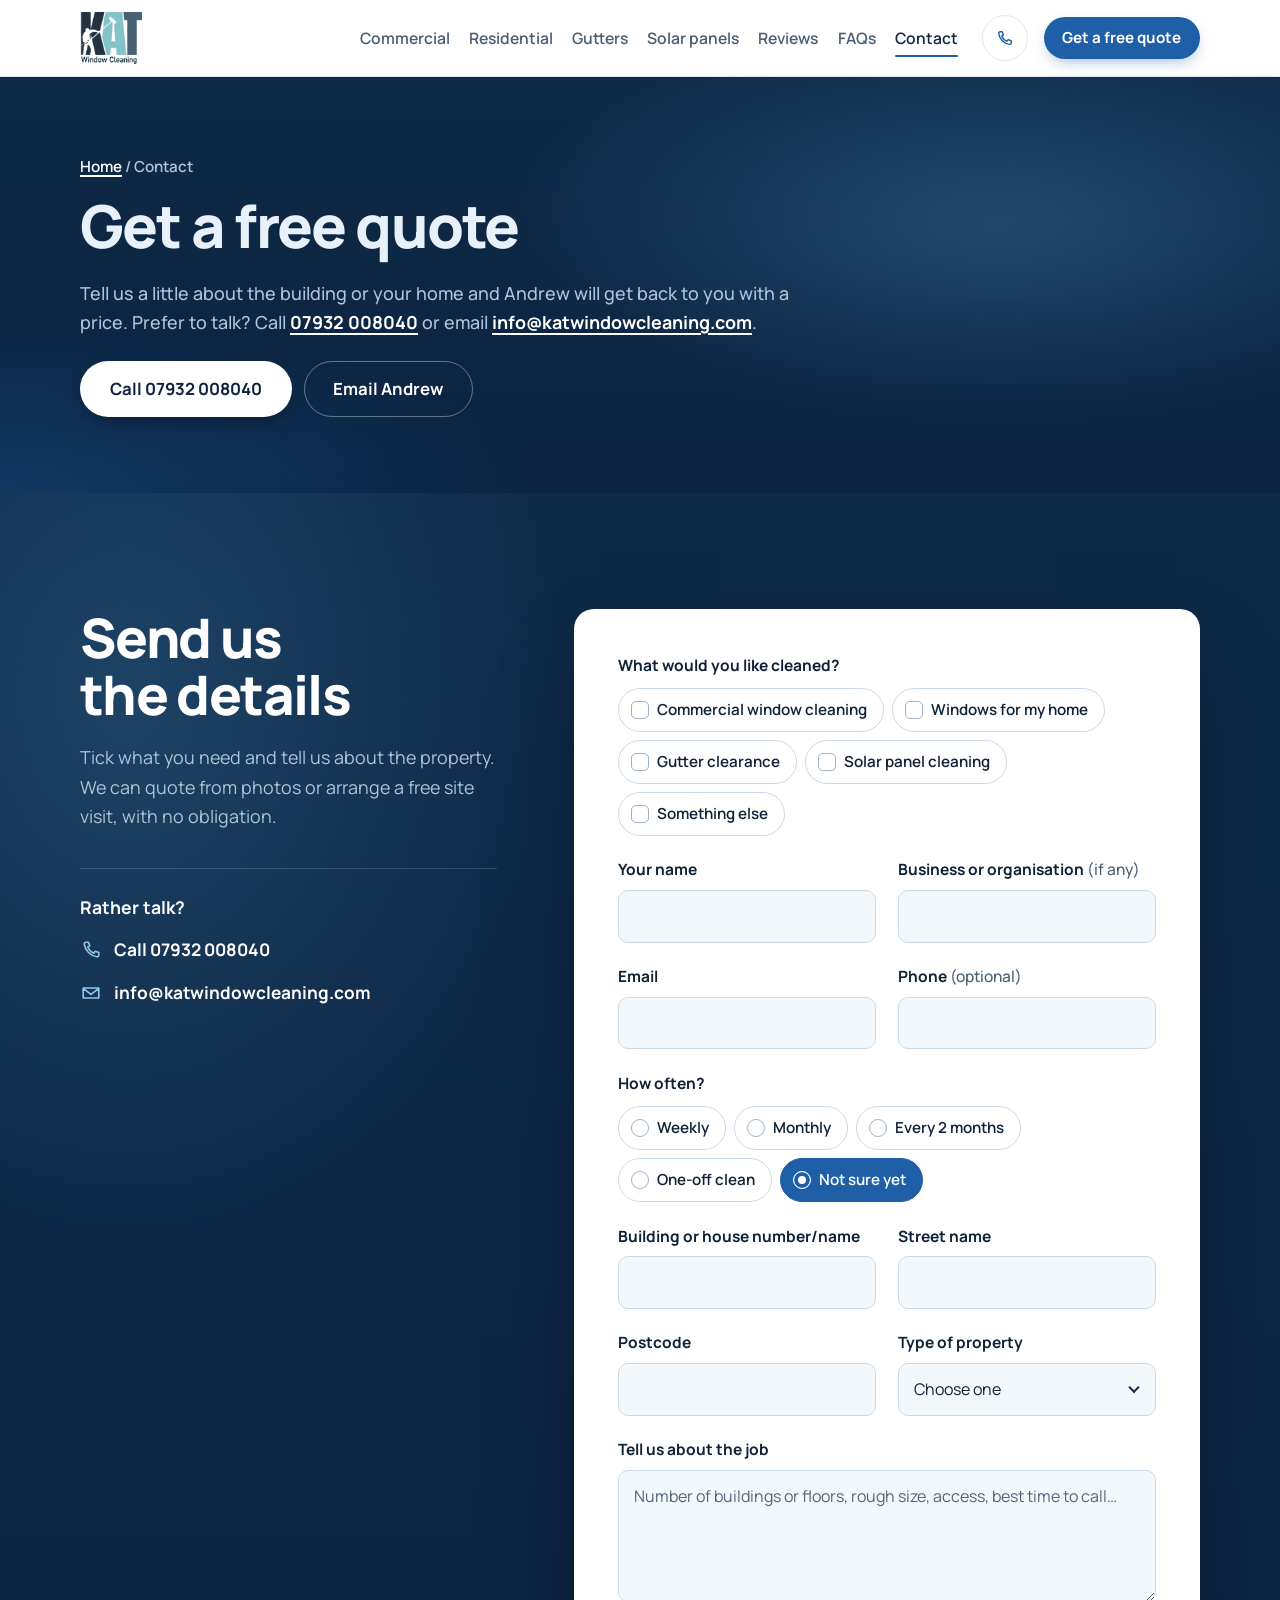
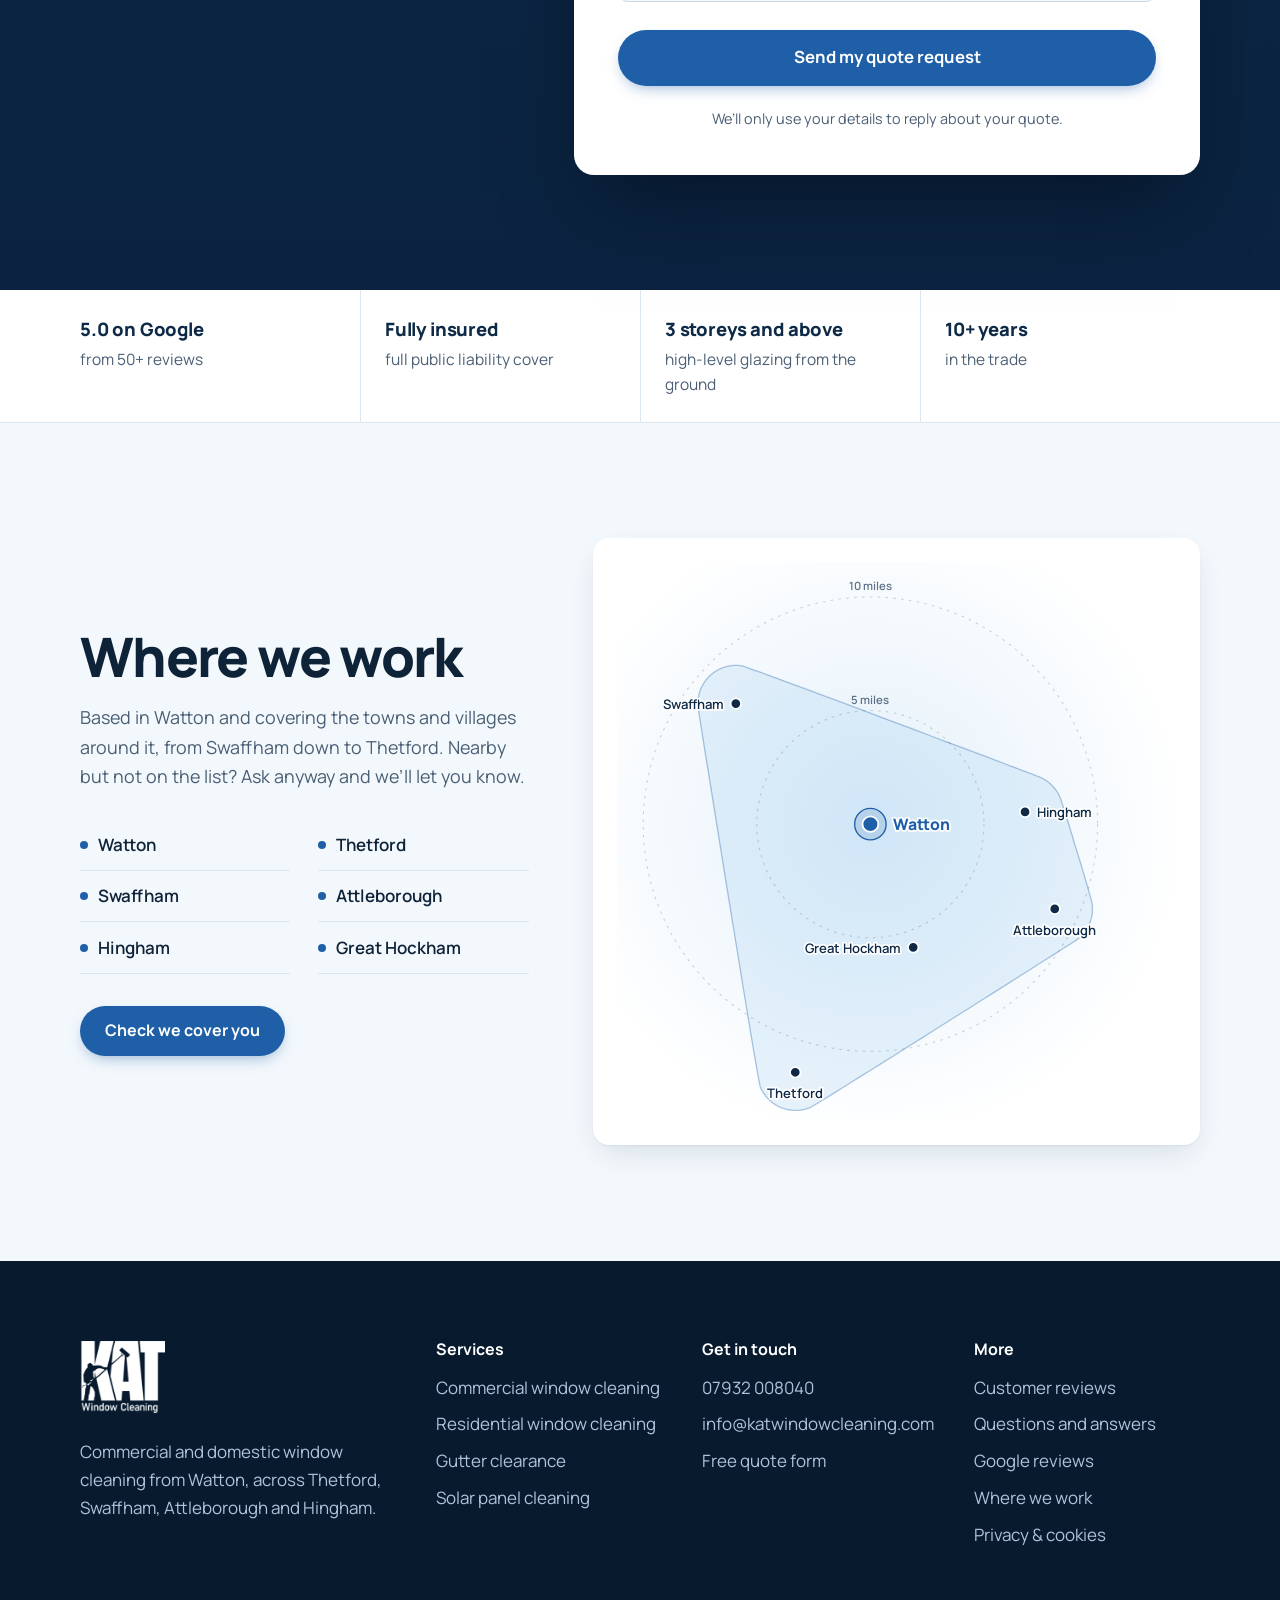
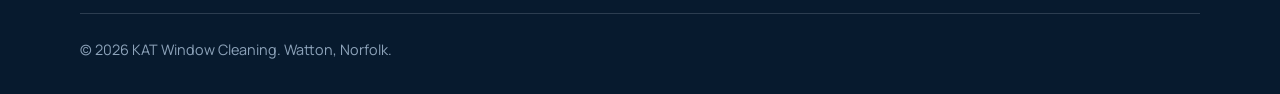
<file: contact.html>
<!doctype html>
<html lang="en-GB">
<head>
  <meta charset="utf-8">
  <meta name="viewport" content="width=device-width, initial-scale=1">
  <title>Free Quote | KAT Window Cleaning, Watton</title>
  <meta name="description" content="Free quotes for window, gutter, solar panel and commercial cleaning in Watton, Thetford and nearby. Call 07932 008040 or send a message.">
  <link rel="canonical" href="https://katwindowcleaning.com/contact.html">
  <meta name="theme-color" content="#0E2A47">
  <meta property="og:type" content="website">
  <meta property="og:site_name" content="KAT Window Cleaning">
  <meta property="og:title" content="Free Quote | KAT Window Cleaning, Watton">
  <meta property="og:description" content="Free quotes for window, gutter, solar panel and commercial cleaning in Watton, Thetford and nearby. Call 07932 008040 or send a message.">
  <meta property="og:url" content="https://katwindowcleaning.com/contact.html">
  <meta property="og:image" content="https://katwindowcleaning.com/images/og-image.jpg">
  <meta property="og:locale" content="en_GB">
  <meta name="twitter:card" content="summary_large_image">
  <link rel="icon" href="favicon.ico" sizes="any">
  <link rel="icon" type="image/png" sizes="32x32" href="images/favicon-32.png">
  <link rel="apple-touch-icon" href="images/apple-touch-icon.png">
  <link rel="preload" href="assets/fonts/manrope-latin-800-normal.woff2" as="font" type="font/woff2" crossorigin>
  <link rel="preload" href="assets/fonts/manrope-latin-400-normal.woff2" as="font" type="font/woff2" crossorigin>
  <link rel="stylesheet" href="css/styles.css?v=0d11c814">
  <script type="application/ld+json">{"@context": "https://schema.org", "@type": "LocalBusiness", "@id": "https://katwindowcleaning.com/#business", "name": "KAT Window Cleaning", "url": "https://katwindowcleaning.com/", "telephone": "+447932008040", "email": "info@katwindowcleaning.com", "image": "https://katwindowcleaning.com/images/og-image.jpg", "logo": "https://katwindowcleaning.com/images/icon-512.png", "priceRange": "££", "address": {"@type": "PostalAddress", "addressLocality": "Watton", "addressRegion": "Norfolk", "addressCountry": "GB"}, "areaServed": [{"@type": "City", "name": "Watton"}, {"@type": "City", "name": "Thetford"}, {"@type": "City", "name": "Swaffham"}, {"@type": "City", "name": "Attleborough"}, {"@type": "City", "name": "Hingham"}, {"@type": "City", "name": "Great Hockham"}], "sameAs": ["https://www.google.com/maps?cid=2617828129169492736"], "founder": {"@type": "Person", "name": "Andrew"}, "hasOfferCatalog": {"@type": "OfferCatalog", "name": "Cleaning services", "itemListElement": [{"@type": "Offer", "itemOffered": {"@type": "Service", "name": "Window cleaning", "url": "https://katwindowcleaning.com/window-cleaning.html"}}, {"@type": "Offer", "itemOffered": {"@type": "Service", "name": "Commercial window cleaning", "url": "https://katwindowcleaning.com/commercial-window-cleaning.html"}}, {"@type": "Offer", "itemOffered": {"@type": "Service", "name": "Gutter clearance", "url": "https://katwindowcleaning.com/gutter-clearance.html"}}, {"@type": "Offer", "itemOffered": {"@type": "Service", "name": "Solar panel cleaning", "url": "https://katwindowcleaning.com/solar-panels.html"}}]}}</script>
  <script type="application/ld+json">{"@context": "https://schema.org", "@type": "BreadcrumbList", "itemListElement": [{"@type": "ListItem", "position": 1, "name": "Home", "item": "https://katwindowcleaning.com/"}, {"@type": "ListItem", "position": 2, "name": "Contact", "item": "https://katwindowcleaning.com/contact.html"}]}</script>
</head>
<body class="page-contact">
  <a class="skip-link" href="#main">Skip to content</a>
  
  <header class="site-header" data-header>
    <div class="wrap header-inner">
      <a class="brand" href="index.html" aria-label="KAT Window Cleaning, home">
        <img class="brand-logo" src="images/KAT-Banner1.png" alt="" width="180" height="152">
        <span class="brand-text"><span class="brand-name">KAT</span><span class="brand-sub">Window Cleaning</span></span>
      </a>
      <nav class="site-nav" id="site-nav" aria-label="Main">
        <ul><li><a href="commercial-window-cleaning.html">Commercial</a></li><li><a href="window-cleaning.html">Residential</a></li><li><a href="gutter-clearance.html">Gutters</a></li><li><a href="solar-panels.html">Solar panels</a></li><li><a href="reviews.html">Reviews</a></li><li><a href="faq.html">FAQs</a></li><li><a href="contact.html" aria-current="page">Contact</a></li></ul>
      </nav>
      <div class="header-actions">
        <a class="header-phone" href="tel:+447932008040" aria-label="Call 07932 008040"><svg viewBox="0 0 24 24" aria-hidden="true"><path d="M6.6 3.5h2.6l1.4 4-2 1.3a11 11 0 0 0 6.6 6.6l1.3-2 4 1.4v2.6a2 2 0 0 1-2.2 2A16.5 16.5 0 0 1 4.6 5.7a2 2 0 0 1 2-2.2Z" fill="none" stroke="currentColor" stroke-width="1.8" stroke-linejoin="round"/></svg><span>07932 008040</span></a>
        <a class="btn btn-ink btn-sm header-cta" href="#quote">Get a free quote</a>
        <button class="nav-toggle" type="button" aria-expanded="false" aria-controls="site-nav" data-nav-toggle>
          <span class="nav-toggle-bars" aria-hidden="true"></span>
          <span class="visually-hidden">Menu</span>
        </button>
      </div>
    </div>
  </header>

  <main id="main">
    <section class="hero page-hero page-hero-simple" id="top" aria-labelledby="page-title">
      <div class="wrap">
        <p class="crumbs"><a href="index.html">Home</a> <span aria-hidden="true">/</span> Contact</p>
        <h1 id="page-title">Get a free quote</h1>
        <p class="lede">Tell us a little about the building or your home and Andrew will get back to you with a price. Prefer to talk? Call <a href="tel:+447932008040">07932 008040</a> or email <a href="mailto:info@katwindowcleaning.com">info@katwindowcleaning.com</a>.</p>
        <div class="cover-actions" data-hero-actions>
          <a class="btn btn-ink btn-lg" href="tel:+447932008040">Call 07932 008040</a>
          <a class="btn btn-line btn-lg" href="mailto:info@katwindowcleaning.com">Email Andrew</a>
        </div>
      </div>
    </section>
    <section class="section quote" id="quote" aria-labelledby="quote-title">
      <div class="wrap quote-grid">
        <div class="quote-copy">
          <h2 id="quote-title">Send us the details</h2>
          <p>Tick what you need and tell us about the property. We can quote from photos or arrange a free site visit, with no obligation.</p>
          <div class="direct-contact">
            <p class="direct-label">Rather talk?</p>
            <a class="direct-link" href="tel:+447932008040"><svg viewBox="0 0 24 24" aria-hidden="true"><path d="M6.6 3.5h2.6l1.4 4-2 1.3a11 11 0 0 0 6.6 6.6l1.3-2 4 1.4v2.6a2 2 0 0 1-2.2 2A16.5 16.5 0 0 1 4.6 5.7a2 2 0 0 1 2-2.2Z" fill="none" stroke="currentColor" stroke-width="1.8" stroke-linejoin="round"/></svg><span>Call 07932 008040</span></a>
            <a class="direct-link" href="mailto:info@katwindowcleaning.com"><svg viewBox="0 0 24 24" aria-hidden="true"><path d="M3.5 6.5h17v11h-17Z M3.5 7l8.5 6.5L20.5 7" fill="none" stroke="currentColor" stroke-width="1.8" stroke-linejoin="round"/></svg><span>info@katwindowcleaning.com</span></a>
          </div>
        </div>

        <div class="quote-card" tabindex="-1">
          <form class="quote-form" data-quote-form data-page="Contact page" novalidate>
            <p class="area-ok" data-area-ok role="status" hidden></p>
            <div class="hp" aria-hidden="true"><label>Leave this empty <input type="text" name="website" tabindex="-1" autocomplete="off"></label></div>
            <fieldset class="field">
              <legend>What would you like cleaned?</legend>
              <div class="chips"><label class="chip"><input type="checkbox" name="services" value="Commercial window cleaning"><span>Commercial window cleaning</span></label><label class="chip"><input type="checkbox" name="services" value="Window cleaning"><span>Windows for my home</span></label><label class="chip"><input type="checkbox" name="services" value="Gutter clearance"><span>Gutter clearance</span></label><label class="chip"><input type="checkbox" name="services" value="Solar panel cleaning"><span>Solar panel cleaning</span></label><label class="chip"><input type="checkbox" name="services" value="Something else"><span>Something else</span></label></div>
              <p class="field-error" id="f-services-error" hidden></p>
            </fieldset>
            <div class="field-row">
              <div class="field">
                <label for="f-name">Your name</label>
                <input id="f-name" name="name" type="text" autocomplete="name" required>
                <p class="field-error" id="f-name-error" hidden></p>
              </div>
              <div class="field">
                <label for="f-business">Business or organisation <span class="optional">(if any)</span></label>
                <input id="f-business" name="business" type="text" autocomplete="organization">
              </div>
            </div>
            <div class="field-row">
              <div class="field">
                <label for="f-email">Email</label>
                <input id="f-email" name="email" type="email" autocomplete="email" required>
                <p class="field-error" id="f-email-error" hidden></p>
              </div>
              <div class="field">
                <label for="f-phone">Phone <span class="optional">(optional)</span></label>
                <input id="f-phone" name="phone" type="tel" autocomplete="tel" inputmode="tel">
                <p class="field-error" id="f-phone-error" hidden></p>
              </div>
            </div>
            <fieldset class="field">
              <legend>How often?</legend>
              <div class="chips"><label class="chip"><input type="radio" name="frequency" value="Weekly"><span>Weekly</span></label><label class="chip"><input type="radio" name="frequency" value="Monthly"><span>Monthly</span></label><label class="chip"><input type="radio" name="frequency" value="Every 2 months"><span>Every 2 months</span></label><label class="chip"><input type="radio" name="frequency" value="One-off clean"><span>One-off clean</span></label><label class="chip"><input type="radio" name="frequency" value="Not sure yet" checked><span>Not sure yet</span></label></div>
            </fieldset>
            <div class="field-row">
              <div class="field">
                <label for="f-house">Building or house number/name</label>
                <input id="f-house" name="houseNumber" type="text" required>
                <p class="field-error" id="f-houseNumber-error" hidden></p>
              </div>
              <div class="field">
                <label for="f-street">Street name</label>
                <input id="f-street" name="street" type="text" autocomplete="address-line1" required>
                <p class="field-error" id="f-street-error" hidden></p>
              </div>
            </div>
            <div class="field-row">
              <div class="field">
                <label for="f-postcode">Postcode</label>
                <input id="f-postcode" name="postcode" type="text" autocomplete="postal-code" autocapitalize="characters" required>
                <p class="field-error" id="f-postcode-error" hidden></p>
                <p class="field-hint" id="f-postcode-hint" hidden></p>
              </div>
              <div class="field">
                <label for="f-property">Type of property</label>
                <div class="select-wrap">
                  <select id="f-property" name="property" required>
                    <option value="">Choose one</option>
                    <option>Superstore or retail park</option><option>Warehouse or industrial unit</option><option>Office or business park</option><option>New build or development</option><option>Rental homes or housing portfolio</option><option>Shop</option><option>School, charity or community building</option>
                    <option>House or bungalow</option>
                    <option>Other</option>
                  </select>
                </div>
                <p class="field-error" id="f-property-error" hidden></p>
              </div>
            </div>
            <div class="field">
              <label for="f-message">Tell us about the job</label>
              <textarea id="f-message" name="message" rows="4" required placeholder="Number of buildings or floors, rough size, access, best time to call…"></textarea>
              <p class="field-error" id="f-message-error" hidden></p>
            </div>
            <button class="btn btn-ink btn-lg btn-block" type="submit" data-submit><span class="btn-label">Send my quote request</span></button>
            <p class="form-status" data-form-status role="alert" hidden></p>
            <p class="form-privacy">We’ll only use your details to reply about your quote.</p>
          </form>
          <div class="quote-success" data-success hidden tabindex="-1">
            <svg viewBox="0 0 64 64" aria-hidden="true"><circle cx="32" cy="32" r="30" fill="none" stroke="currentColor" stroke-width="2.5"/><path d="M20 33l8 8 16-17" fill="none" stroke="currentColor" stroke-width="3" stroke-linecap="round" stroke-linejoin="round"/></svg>
            <h3 data-success-title>Thanks. Your request is in.</h3>
            <p data-success-body>Andrew will be in touch soon with a price.</p>
            <p>If it’s urgent, call <a href="tel:+447932008040">07932 008040</a>.</p>
            <button type="button" class="link-button" data-reset>Send another request</button>
          </div>
        </div>
      </div>
    </section>
    <section class="proof" aria-label="Why customers trust KAT">
      <ul class="wrap proof-list" role="list">
        <li><strong>5.0 on Google</strong><span>from 50+ reviews</span></li>
        <li><strong>Fully insured</strong><span>full public liability cover</span></li>
        <li><strong>3 storeys and above</strong><span>high-level glazing from the ground</span></li>
        <li><strong>10+ years</strong><span>in the trade</span></li>
      </ul>
    </section>
    <section class="section areas" id="areas" aria-labelledby="areas-title">
      <div class="wrap areas-grid">
        <div class="areas-copy">
          <h2 id="areas-title">Where we work</h2>
          <p>Based in Watton and covering the towns and villages around it, from Swaffham down to Thetford. Nearby but not on the list? Ask anyway and we’ll let you know.</p>
          <ul class="town-list" role="list">
            <li>Watton</li>
            <li>Thetford</li>
            <li>Swaffham</li>
            <li>Attleborough</li>
            <li>Hingham</li>
            <li>Great Hockham</li>
          </ul>
          <a class="btn btn-ink" href="#quote">Check we cover you</a>
        </div>
        <figure class="area-map">
<svg class="area-map-svg" viewBox="40 0 640 640" role="img" aria-labelledby="map-title map-desc">
<title id="map-title">Map of the area we cover</title>
<desc id="map-desc">Watton in the middle, with Swaffham to the north west, Hingham and Attleborough to the east, Great Hockham to the south and Thetford further south, shown at their real positions with rings at five and ten miles from Watton.</desc>
<defs><radialGradient id="area-glow" cx="330" cy="300" r="360" gradientUnits="userSpaceOnUse"><stop offset="0" stop-color="#5FA8E0" stop-opacity=".18"/><stop offset="1" stop-color="#5FA8E0" stop-opacity="0"/></radialGradient></defs>
<circle cx="330" cy="300" r="360" fill="url(#area-glow)"/>
<path class="a-round" d="M132.9 156.6 L133.0 155.9 L133.1 155.2 L133.2 154.5 L133.4 153.8 L133.5 153.1 L133.6 152.4 L133.8 151.7 L134.0 151.0 L134.2 150.3 L134.4 149.6 L134.6 148.9 L134.8 148.3 L135.0 147.6 L135.3 146.9 L135.5 146.2 L135.8 145.6 L136.0 144.9 L136.3 144.3 L136.6 143.6 L136.9 143.0 L137.2 142.3 L137.6 141.7 L137.9 141.1 L138.3 140.4 L138.6 139.8 L139.0 139.2 L139.4 138.6 L139.7 138.0 L140.1 137.4 L140.5 136.8 L141.0 136.2 L141.4 135.7 L141.8 135.1 L142.3 134.5 L142.7 134.0 L143.2 133.4 L143.7 132.9 L144.1 132.4 L144.6 131.9 L145.1 131.3 L145.6 130.8 L146.1 130.3 L146.6 129.9 L147.2 129.4 L147.7 128.9 L148.3 128.4 L148.8 128.0 L149.4 127.6 L149.9 127.1 L150.5 126.7 L151.1 126.3 L151.7 125.9 L152.3 125.5 L152.9 125.1 L153.5 124.7 L154.1 124.3 L154.7 124.0 L155.3 123.6 L156.0 123.3 L156.6 123.0 L157.2 122.7 L157.9 122.4 L158.5 122.1 L159.2 121.8 L159.8 121.5 L160.5 121.2 L161.2 121.0 L161.9 120.7 L162.5 120.5 L163.2 120.3 L163.9 120.1 L164.6 119.9 L165.3 119.7 L166.0 119.5 L166.6 119.4 L167.3 119.2 L168.0 119.1 L168.7 119.0 L169.5 118.8 L170.2 118.7 L170.9 118.6 L171.6 118.6 L172.3 118.5 L173.0 118.4 L173.7 118.4 L174.4 118.4 L175.1 118.3 L175.9 118.3 L176.6 118.3 L177.3 118.3 L178.0 118.4 L178.7 118.4 L179.4 118.4 L180.1 118.5 L180.8 118.6 L181.5 118.6 L182.3 118.7 L184.2 119.3 L187.4 120.4 L191.9 121.9 L197.6 123.9 L204.5 126.4 L212.7 129.4 L222.2 132.8 L232.9 136.8 L244.8 141.2 L258.0 146.1 L272.4 151.5 L288.1 157.3 L305.0 163.6 L323.2 170.5 L342.6 177.8 L363.3 185.5 L382.7 192.8 L400.8 199.7 L417.7 206.1 L433.4 212.0 L447.8 217.4 L461.0 222.3 L472.9 226.8 L483.6 230.9 L493.0 234.4 L501.1 237.5 L508.1 240.1 L513.7 242.3 L518.1 244.0 L521.3 245.2 L523.2 245.9 L523.9 246.2 L524.5 246.5 L525.2 246.8 L525.8 247.1 L526.5 247.4 L527.1 247.7 L527.7 248.1 L528.4 248.4 L529.0 248.8 L529.6 249.1 L530.2 249.5 L530.8 249.9 L531.4 250.3 L532.0 250.7 L532.5 251.1 L533.1 251.5 L533.7 252.0 L534.3 252.4 L534.8 252.9 L535.4 253.3 L535.9 253.8 L536.4 254.3 L536.9 254.8 L537.4 255.3 L538.0 255.8 L538.4 256.3 L538.9 256.8 L539.4 257.3 L539.9 257.9 L540.3 258.4 L540.8 259.0 L541.2 259.5 L541.7 260.1 L542.1 260.7 L542.5 261.2 L542.9 261.8 L543.3 262.4 L543.7 263.0 L544.1 263.6 L544.5 264.2 L544.8 264.9 L545.2 265.5 L545.5 266.1 L545.8 266.7 L546.1 267.4 L546.4 268.0 L546.7 268.7 L547.0 269.3 L547.3 270.0 L547.7 271.0 L548.2 272.5 L548.8 274.3 L549.5 276.6 L550.4 279.2 L551.3 282.2 L552.4 285.6 L553.6 289.4 L554.9 293.6 L556.3 298.1 L557.9 303.1 L559.5 308.5 L561.3 314.2 L563.1 320.4 L565.1 326.9 L567.2 333.8 L569.2 340.3 L571.1 346.5 L572.8 352.3 L574.4 357.6 L575.9 362.6 L577.2 367.2 L578.4 371.4 L579.5 375.2 L580.5 378.7 L581.4 381.7 L582.1 384.3 L582.7 386.6 L583.2 388.5 L583.5 390.0 L583.7 391.1 L583.8 391.8 L583.9 392.5 L584.0 393.2 L584.0 393.9 L584.1 394.6 L584.1 395.3 L584.1 396.1 L584.1 396.8 L584.1 397.5 L584.1 398.2 L584.1 398.9 L584.1 399.6 L584.0 400.3 L584.0 401.0 L583.9 401.8 L583.8 402.5 L583.7 403.2 L583.6 403.9 L583.5 404.6 L583.4 405.3 L583.2 406.0 L583.1 406.7 L582.9 407.4 L582.7 408.1 L582.6 408.8 L582.4 409.4 L582.2 410.1 L581.9 410.8 L581.7 411.5 L581.5 412.2 L581.2 412.8 L581.0 413.5 L580.7 414.2 L580.4 414.8 L580.1 415.5 L579.8 416.1 L579.5 416.7 L579.2 417.4 L578.8 418.0 L578.5 418.6 L578.1 419.2 L577.8 419.9 L577.4 420.5 L577.0 421.1 L576.6 421.7 L576.2 422.2 L575.8 422.8 L575.3 423.4 L574.9 424.0 L574.5 424.5 L574.0 425.1 L573.5 425.6 L573.1 426.2 L572.6 426.7 L572.1 427.2 L571.6 427.7 L571.1 428.2 L570.6 428.7 L570.1 429.2 L569.6 429.7 L569.0 430.2 L568.5 430.6 L567.9 431.1 L567.4 431.5 L566.8 432.0 L565.1 433.1 L562.3 434.9 L558.4 437.5 L553.3 440.7 L547.1 444.7 L539.8 449.3 L531.4 454.7 L521.9 460.7 L511.2 467.5 L499.4 475.0 L486.5 483.1 L472.5 492.0 L457.3 501.6 L441.1 511.9 L423.7 522.8 L405.2 534.5 L387.8 545.5 L371.5 555.7 L356.3 565.3 L342.3 574.1 L329.3 582.2 L317.5 589.6 L306.8 596.3 L297.2 602.3 L288.7 607.6 L281.4 612.1 L275.1 616.0 L270.0 619.1 L266.0 621.5 L263.1 623.2 L261.3 624.2 L260.7 624.5 L260.0 624.7 L259.3 625.0 L258.7 625.2 L258.0 625.4 L257.3 625.7 L256.6 625.9 L255.9 626.1 L255.3 626.2 L254.6 626.4 L253.9 626.6 L253.2 626.7 L252.5 626.9 L251.8 627.0 L251.1 627.1 L250.4 627.2 L249.6 627.3 L248.9 627.4 L248.2 627.5 L247.5 627.5 L246.8 627.6 L246.1 627.6 L245.4 627.6 L244.7 627.6 L244.0 627.6 L243.2 627.6 L242.5 627.6 L241.8 627.6 L241.1 627.5 L240.4 627.5 L239.7 627.4 L239.0 627.3 L238.3 627.2 L237.5 627.1 L236.8 627.0 L236.1 626.9 L235.4 626.7 L234.7 626.6 L234.1 626.4 L233.4 626.2 L232.7 626.1 L232.0 625.9 L231.3 625.7 L230.6 625.4 L230.0 625.2 L229.3 625.0 L228.6 624.7 L227.9 624.5 L227.3 624.2 L226.6 623.9 L226.0 623.6 L225.3 623.3 L224.7 623.0 L224.1 622.7 L223.4 622.3 L222.8 622.0 L222.2 621.6 L221.6 621.3 L221.0 620.9 L220.4 620.5 L219.8 620.1 L219.2 619.7 L218.6 619.3 L218.0 618.8 L217.5 618.4 L216.9 618.0 L216.4 617.5 L215.8 617.0 L215.3 616.6 L214.7 616.1 L214.2 615.6 L213.7 615.1 L213.2 614.6 L212.7 614.1 L212.2 613.6 L211.7 613.1 L211.3 612.5 L210.8 612.0 L210.4 611.4 L209.9 610.9 L209.5 610.3 L209.1 609.7 L208.6 609.1 L208.2 608.5 L207.8 608.0 L207.4 607.4 L207.1 606.7 L206.7 606.1 L206.3 605.5 L206.0 604.9 L205.7 604.3 L205.3 603.6 L205.0 603.0 L204.7 602.4 L204.4 601.7 L204.1 601.0 L203.9 600.4 L203.3 598.1 L202.6 594.2 L201.5 588.7 L200.3 581.7 L198.8 573.0 L197.0 562.6 L195.0 550.7 L192.7 537.2 L190.2 522.1 L187.4 505.3 L184.4 487.0 L181.2 467.1 L177.7 445.5 L173.9 422.3 L169.9 397.6 L165.6 371.2 L161.6 346.4 L157.9 323.2 L154.4 301.7 L151.2 281.7 L148.3 263.3 L145.6 246.6 L143.1 231.4 L140.9 217.9 L139.0 206.0 L137.4 195.6 L136.0 186.9 L134.9 179.8 L134.0 174.2 L133.4 170.3 L133.0 168.0 L132.9 167.3 L132.8 166.6 L132.8 165.9 L132.7 165.1 L132.7 164.4 L132.6 163.7 L132.6 163.0 L132.6 162.3 L132.6 161.6 L132.6 160.9 L132.6 160.2 L132.7 159.5 L132.7 158.7 L132.8 158.0 L132.8 157.3Z"/>
<circle class="a-ring" cx="330" cy="300" r="130"/>
<text class="a-ring-label" x="330" y="162" text-anchor="middle">5 miles</text>
<circle class="a-ring" cx="330" cy="300" r="260"/>
<text class="a-ring-label" x="330" y="32" text-anchor="middle">10 miles</text>
<g class="a-town"><circle cx="244" cy="584" r="6"/><text x="244" y="614" text-anchor="middle">Thetford</text></g>
<g class="a-town"><circle cx="176" cy="162" r="6"/><text x="162" y="168" text-anchor="end">Swaffham</text></g>
<g class="a-town"><circle cx="541" cy="397" r="6"/><text x="541" y="427" text-anchor="middle">Attleborough</text></g>
<g class="a-town"><circle cx="507" cy="286" r="6"/><text x="521" y="292" text-anchor="start">Hingham</text></g>
<g class="a-town"><circle cx="379" cy="441" r="6"/><text x="365" y="447" text-anchor="end">Great Hockham</text></g>
<g class="a-town a-home"><circle class="a-home-ring" cx="330" cy="300" r="18"/><circle cx="330" cy="300" r="9"/><text x="356" y="307" text-anchor="start">Watton</text></g>
</svg>
        </figure>
      </div>
    </section>
  </main>

  <footer class="site-footer">
    <div class="wrap footer-grid footer-grid-4">
      <div class="footer-brand">
        <a class="brand" href="index.html" aria-label="KAT Window Cleaning, home">
          <img class="brand-logo" src="images/KAT_200px_white.png" alt="" width="200" height="169" loading="lazy">
          <span class="brand-text"><span class="brand-name">KAT</span><span class="brand-sub">Window Cleaning</span></span>
        </a>
        <p>Commercial and domestic window cleaning from Watton, across Thetford, Swaffham, Attleborough and Hingham.</p>
      </div>
      <div>
        <h2 class="footer-heading">Services</h2>
        <ul class="footer-links" role="list"><li><a href="commercial-window-cleaning.html">Commercial window cleaning</a></li><li><a href="window-cleaning.html">Residential window cleaning</a></li><li><a href="gutter-clearance.html">Gutter clearance</a></li><li><a href="solar-panels.html">Solar panel cleaning</a></li></ul>
      </div>
      <div>
        <h2 class="footer-heading">Get in touch</h2>
        <ul class="footer-links" role="list">
          <li><a href="tel:+447932008040">07932 008040</a></li>
          <li><a href="mailto:info@katwindowcleaning.com">info@katwindowcleaning.com</a></li>
          <li><a href="contact.html">Free quote form</a></li>
        </ul>
      </div>
      <div>
        <h2 class="footer-heading">More</h2>
        <ul class="footer-links" role="list">
          <li><a href="reviews.html">Customer reviews</a></li>
          <li><a href="faq.html">Questions and answers</a></li>
          <li><a href="https://www.google.com/maps?cid=2617828129169492736" target="_blank" rel="noopener">Google reviews</a></li>
          <li><a href="index.html#areas">Where we work</a></li><li><a href="privacy.html">Privacy &amp; cookies</a></li>
        </ul>
      </div>
    </div>
    <div class="wrap footer-base">
      <p>&copy; <span data-year>2026</span> KAT Window Cleaning. Watton, Norfolk.</p>
    </div>
  </footer>

  <div class="action-bar" data-action-bar>
    <a href="tel:+447932008040"><svg viewBox="0 0 24 24" aria-hidden="true"><path d="M6.6 3.5h2.6l1.4 4-2 1.3a11 11 0 0 0 6.6 6.6l1.3-2 4 1.4v2.6a2 2 0 0 1-2.2 2A16.5 16.5 0 0 1 4.6 5.7a2 2 0 0 1 2-2.2Z" fill="none" stroke="currentColor" stroke-width="1.8" stroke-linejoin="round"/></svg>Call</a>
    <a href="mailto:info@katwindowcleaning.com"><svg viewBox="0 0 24 24" aria-hidden="true"><path d="M3.5 6.5h17v11h-17Z M3.5 7l8.5 6.5L20.5 7" fill="none" stroke="currentColor" stroke-width="1.8" stroke-linejoin="round"/></svg>Email</a>
    <a class="action-bar-primary" href="#quote">Free quote</a>
  </div>

  <script src="js/analytics.js" defer></script>

  <script src="js/main.js?v=04f684eb" defer></script>
</body>
</html>
</file>
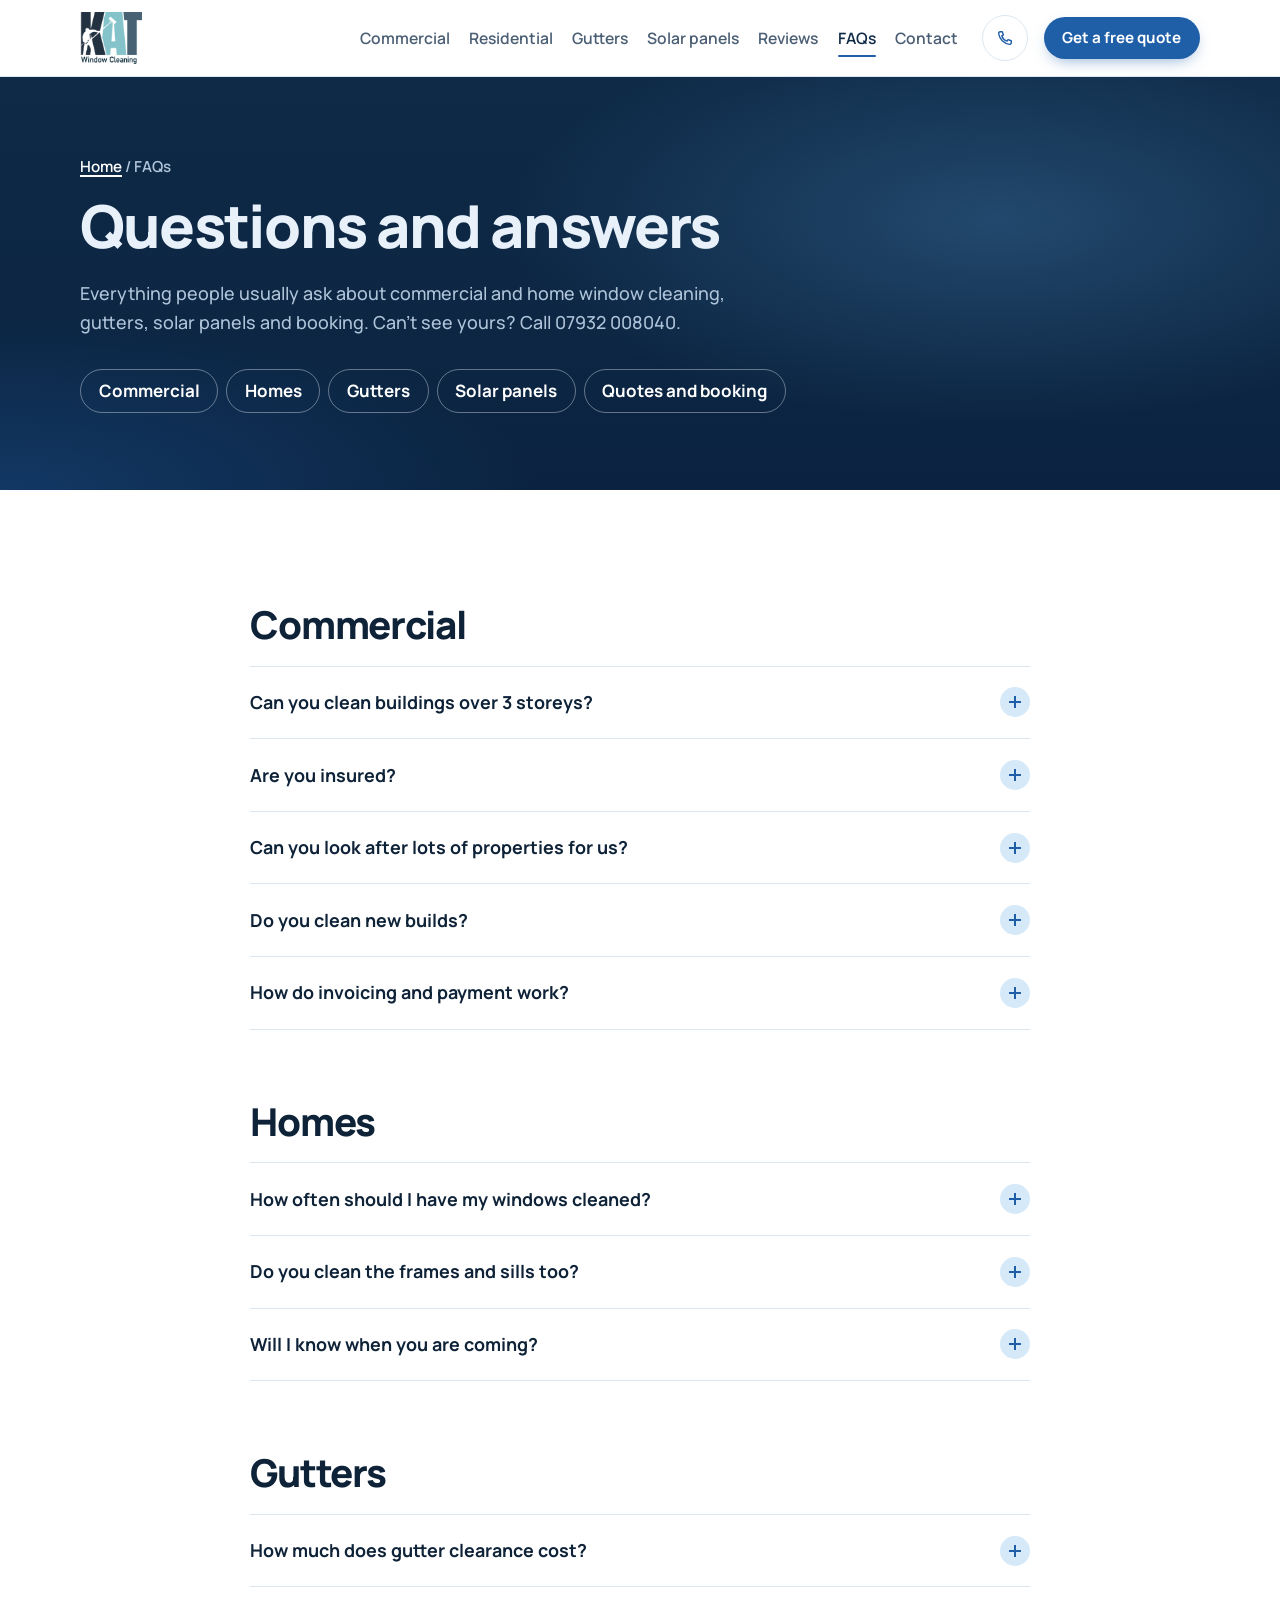
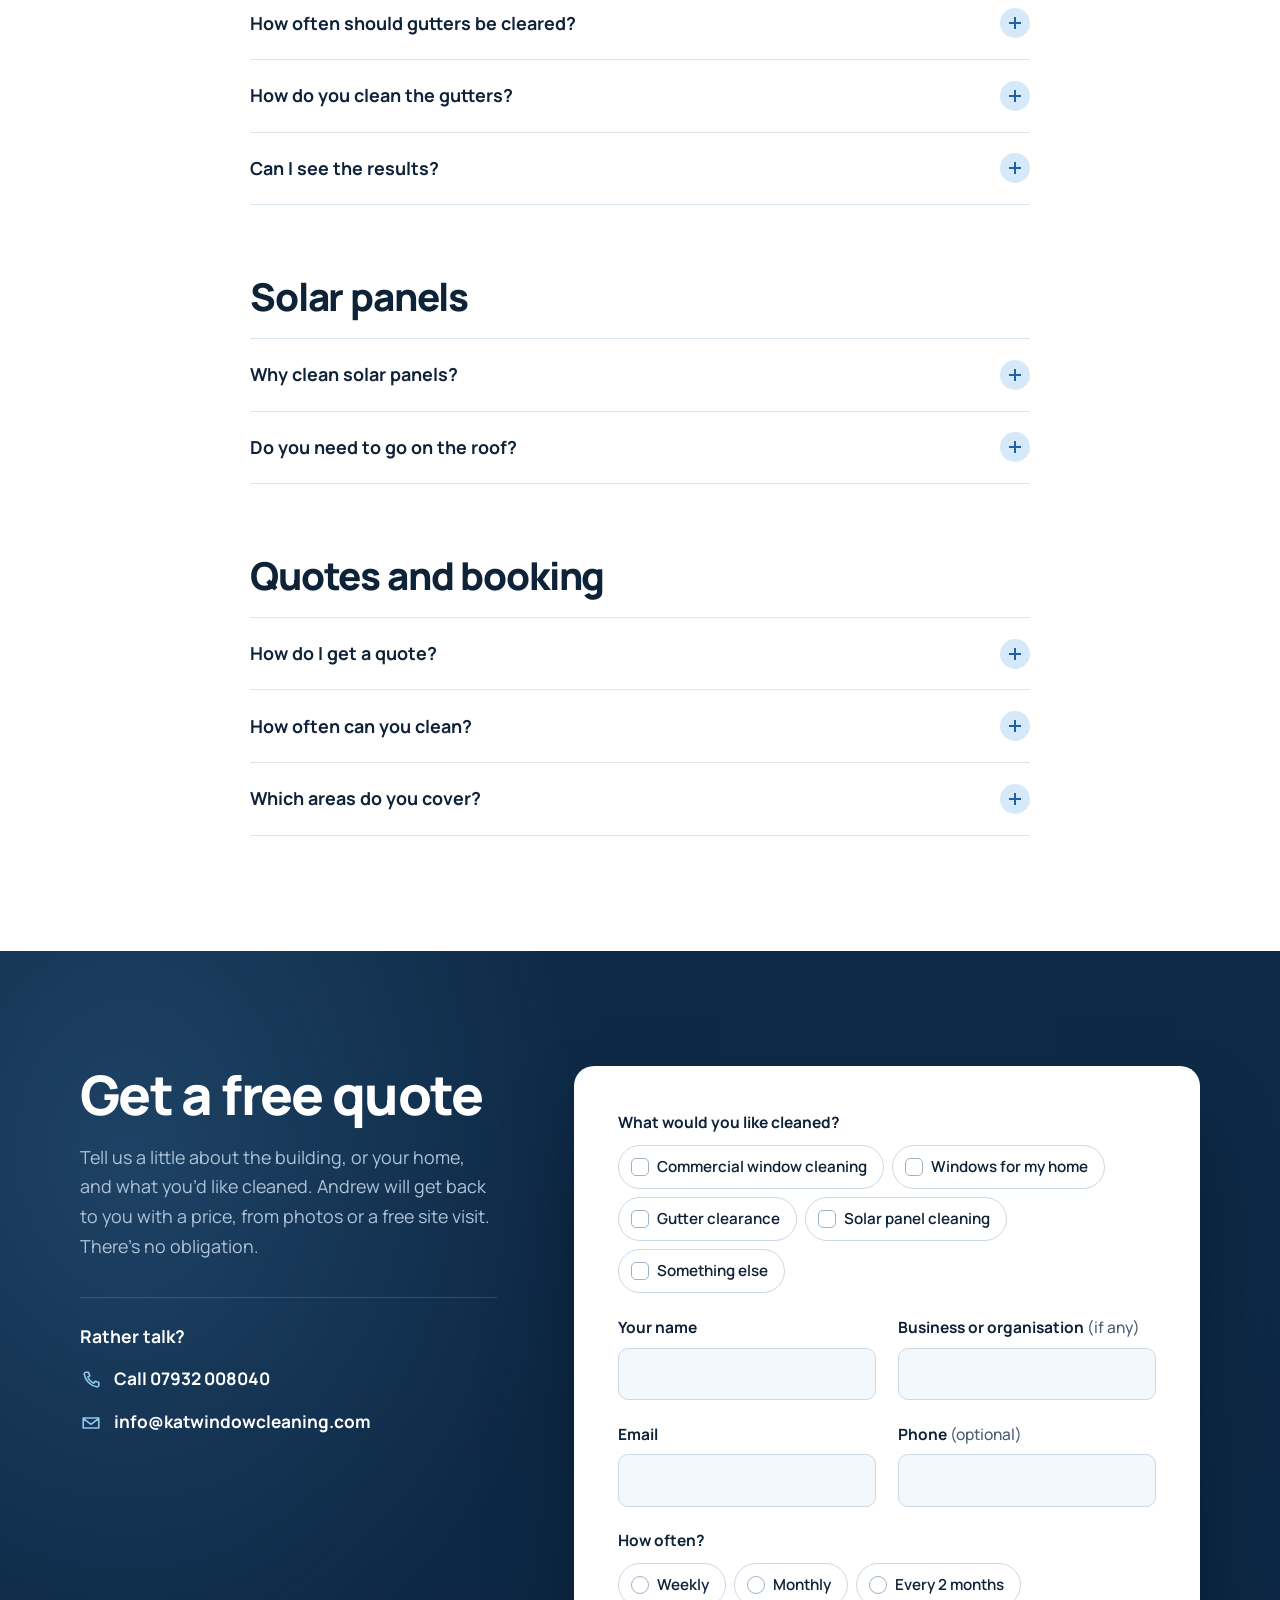
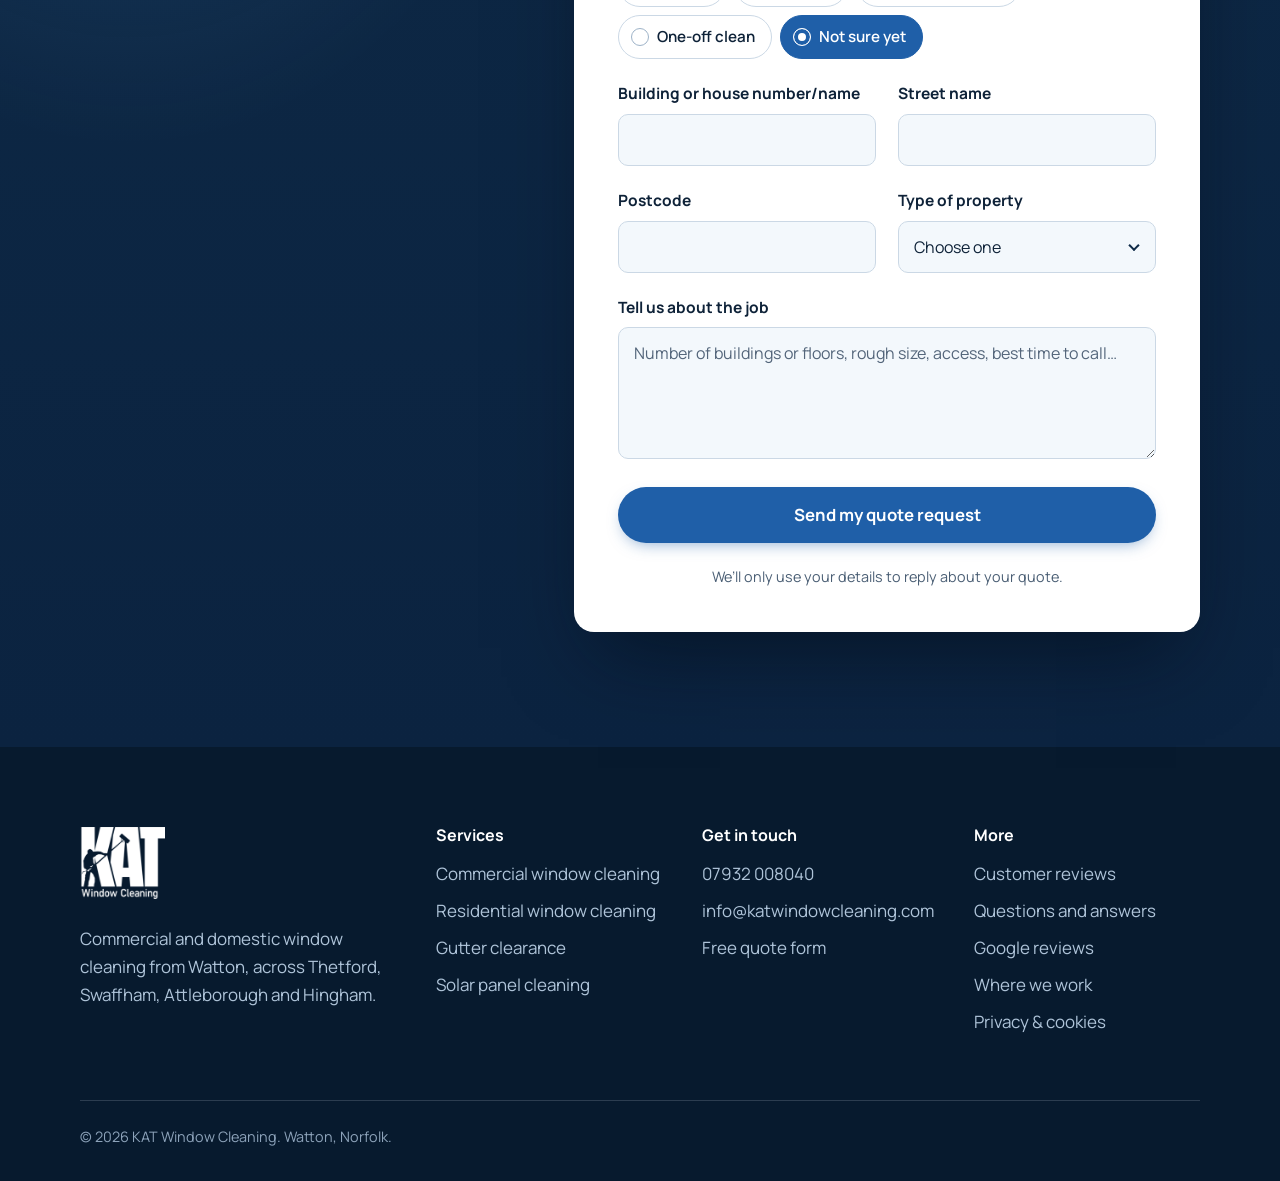
<file: faq.html>
<!doctype html>
<html lang="en-GB">
<head>
  <meta charset="utf-8">
  <meta name="viewport" content="width=device-width, initial-scale=1">
  <title>Window Cleaning FAQs | KAT Window Cleaning, Watton</title>
  <meta name="description" content="Answers about commercial and home window cleaning, gutter clearance and solar panel cleaning in Watton, Thetford and nearby: insurance, pricing and booking.">
  <link rel="canonical" href="https://katwindowcleaning.com/faq.html">
  <meta name="theme-color" content="#0E2A47">
  <meta property="og:type" content="website">
  <meta property="og:site_name" content="KAT Window Cleaning">
  <meta property="og:title" content="Window Cleaning FAQs | KAT Window Cleaning, Watton">
  <meta property="og:description" content="Answers about commercial and home window cleaning, gutter clearance and solar panel cleaning in Watton, Thetford and nearby: insurance, pricing and booking.">
  <meta property="og:url" content="https://katwindowcleaning.com/faq.html">
  <meta property="og:image" content="https://katwindowcleaning.com/images/og-image.jpg">
  <meta property="og:locale" content="en_GB">
  <meta name="twitter:card" content="summary_large_image">
  <link rel="icon" href="favicon.ico" sizes="any">
  <link rel="icon" type="image/png" sizes="32x32" href="images/favicon-32.png">
  <link rel="apple-touch-icon" href="images/apple-touch-icon.png">
  <link rel="preload" href="assets/fonts/manrope-latin-800-normal.woff2" as="font" type="font/woff2" crossorigin>
  <link rel="preload" href="assets/fonts/manrope-latin-400-normal.woff2" as="font" type="font/woff2" crossorigin>
  <link rel="stylesheet" href="css/styles.css?v=0d11c814">
  <script type="application/ld+json">{"@context": "https://schema.org", "@type": "LocalBusiness", "@id": "https://katwindowcleaning.com/#business", "name": "KAT Window Cleaning", "url": "https://katwindowcleaning.com/", "telephone": "+447932008040", "email": "info@katwindowcleaning.com", "image": "https://katwindowcleaning.com/images/og-image.jpg", "logo": "https://katwindowcleaning.com/images/icon-512.png", "priceRange": "££", "address": {"@type": "PostalAddress", "addressLocality": "Watton", "addressRegion": "Norfolk", "addressCountry": "GB"}, "areaServed": [{"@type": "City", "name": "Watton"}, {"@type": "City", "name": "Thetford"}, {"@type": "City", "name": "Swaffham"}, {"@type": "City", "name": "Attleborough"}, {"@type": "City", "name": "Hingham"}, {"@type": "City", "name": "Great Hockham"}], "sameAs": ["https://www.google.com/maps?cid=2617828129169492736"], "founder": {"@type": "Person", "name": "Andrew"}, "hasOfferCatalog": {"@type": "OfferCatalog", "name": "Cleaning services", "itemListElement": [{"@type": "Offer", "itemOffered": {"@type": "Service", "name": "Window cleaning", "url": "https://katwindowcleaning.com/window-cleaning.html"}}, {"@type": "Offer", "itemOffered": {"@type": "Service", "name": "Commercial window cleaning", "url": "https://katwindowcleaning.com/commercial-window-cleaning.html"}}, {"@type": "Offer", "itemOffered": {"@type": "Service", "name": "Gutter clearance", "url": "https://katwindowcleaning.com/gutter-clearance.html"}}, {"@type": "Offer", "itemOffered": {"@type": "Service", "name": "Solar panel cleaning", "url": "https://katwindowcleaning.com/solar-panels.html"}}]}}</script>
  <script type="application/ld+json">{"@context": "https://schema.org", "@type": "BreadcrumbList", "itemListElement": [{"@type": "ListItem", "position": 1, "name": "Home", "item": "https://katwindowcleaning.com/"}, {"@type": "ListItem", "position": 2, "name": "FAQs", "item": "https://katwindowcleaning.com/faq.html"}]}</script>
  <script type="application/ld+json">{"@context": "https://schema.org", "@type": "FAQPage", "mainEntity": [{"@type": "Question", "name": "Can you clean buildings over 3 storeys?", "acceptedAnswer": {"@type": "Answer", "text": "Yes. KAT Window Cleaning handles all manner of commercial work, including buildings of 3 storeys and above. Get in touch with the details and we will advise."}}, {"@type": "Question", "name": "Are you insured?", "acceptedAnswer": {"@type": "Answer", "text": "Yes, KAT Window Cleaning carries full public liability insurance."}}, {"@type": "Question", "name": "Can you look after lots of properties for us?", "acceptedAnswer": {"@type": "Answer", "text": "Yes. Landlords, letting agents and organisations that look after many homes can have every property cleaned on a regular schedule, with electronic invoicing."}}, {"@type": "Question", "name": "Do you clean new builds?", "acceptedAnswer": {"@type": "Answer", "text": "Yes. We clean windows on new builds before handover, including large bespoke projects such as our work for Clayland Estates."}}, {"@type": "Question", "name": "How do invoicing and payment work?", "acceptedAnswer": {"@type": "Answer", "text": "We send electronic invoices, and accept online and cash payments."}}, {"@type": "Question", "name": "How often should I have my windows cleaned?", "acceptedAnswer": {"@type": "Answer", "text": "Most homes have their windows cleaned monthly. One-off cleans are available too, just let us know what suits you."}}, {"@type": "Question", "name": "Do you clean the frames and sills too?", "acceptedAnswer": {"@type": "Answer", "text": "Yes. Frames and sills are cleaned on every visit, not just the glass."}}, {"@type": "Question", "name": "Will I know when you are coming?", "acceptedAnswer": {"@type": "Answer", "text": "Yes. You'll get a reminder the day before each clean with a time slot, and a message when it's done."}}, {"@type": "Question", "name": "How much does gutter clearance cost?", "acceptedAnswer": {"@type": "Answer", "text": "Gutters are emptied from £50. The final price depends on the size of the property and the length of guttering, and we always confirm it before we start."}}, {"@type": "Question", "name": "How often should gutters be cleared?", "acceptedAnswer": {"@type": "Answer", "text": "Most homes benefit from a clear at least once a year, ideally after the autumn leaves have fallen. Homes near trees may need it more often."}}, {"@type": "Question", "name": "How do you clean the gutters?", "acceptedAnswer": {"@type": "Answer", "text": "Every gutter is inspected and cleaned out by hand, so nothing is missed."}}, {"@type": "Question", "name": "Can I see the results?", "acceptedAnswer": {"@type": "Answer", "text": "Yes. Photos are available on request, so you can see your gutters are clear."}}, {"@type": "Question", "name": "Why clean solar panels?", "acceptedAnswer": {"@type": "Answer", "text": "Dirt, lichen and bird mess block sunlight. Keeping panels clean helps them work as well as they can."}}, {"@type": "Question", "name": "Do you need to go on the roof?", "acceptedAnswer": {"@type": "Answer", "text": "No. Panels are cleaned safely from the ground using specialist equipment."}}, {"@type": "Question", "name": "How do I get a quote?", "acceptedAnswer": {"@type": "Answer", "text": "Use the quote form, call 07932 008040, or send us photos of the building. We can also arrange a free site visit."}}, {"@type": "Question", "name": "How often can you clean?", "acceptedAnswer": {"@type": "Answer", "text": "Most homes have their windows cleaned monthly. Commercial sites can be weekly, monthly, every 2 months or one-off, whatever suits the building."}}, {"@type": "Question", "name": "Which areas do you cover?", "acceptedAnswer": {"@type": "Answer", "text": "We are based in Watton and cover Thetford, Swaffham, Attleborough, Hingham and Great Hockham, plus the surrounding villages. Nearby but not listed? Ask anyway."}}]}</script>
</head>
<body class="page-faq">
  <a class="skip-link" href="#main">Skip to content</a>
  
  <header class="site-header" data-header>
    <div class="wrap header-inner">
      <a class="brand" href="index.html" aria-label="KAT Window Cleaning, home">
        <img class="brand-logo" src="images/KAT-Banner1.png" alt="" width="180" height="152">
        <span class="brand-text"><span class="brand-name">KAT</span><span class="brand-sub">Window Cleaning</span></span>
      </a>
      <nav class="site-nav" id="site-nav" aria-label="Main">
        <ul><li><a href="commercial-window-cleaning.html">Commercial</a></li><li><a href="window-cleaning.html">Residential</a></li><li><a href="gutter-clearance.html">Gutters</a></li><li><a href="solar-panels.html">Solar panels</a></li><li><a href="reviews.html">Reviews</a></li><li><a href="faq.html" aria-current="page">FAQs</a></li><li><a href="contact.html">Contact</a></li></ul>
      </nav>
      <div class="header-actions">
        <a class="header-phone" href="tel:+447932008040" aria-label="Call 07932 008040"><svg viewBox="0 0 24 24" aria-hidden="true"><path d="M6.6 3.5h2.6l1.4 4-2 1.3a11 11 0 0 0 6.6 6.6l1.3-2 4 1.4v2.6a2 2 0 0 1-2.2 2A16.5 16.5 0 0 1 4.6 5.7a2 2 0 0 1 2-2.2Z" fill="none" stroke="currentColor" stroke-width="1.8" stroke-linejoin="round"/></svg><span>07932 008040</span></a>
        <a class="btn btn-ink btn-sm header-cta" href="#quote">Get a free quote</a>
        <button class="nav-toggle" type="button" aria-expanded="false" aria-controls="site-nav" data-nav-toggle>
          <span class="nav-toggle-bars" aria-hidden="true"></span>
          <span class="visually-hidden">Menu</span>
        </button>
      </div>
    </div>
  </header>

  <main id="main">
    <section class="hero page-hero page-hero-simple" id="top" aria-labelledby="page-title">
      <div class="wrap">
        <p class="crumbs"><a href="index.html">Home</a> <span aria-hidden="true">/</span> FAQs</p>
        <h1 id="page-title">Questions and answers</h1>
        <p class="lede">Everything people usually ask about commercial and home window cleaning, gutters, solar panels and booking. Can’t see yours? Call 07932 008040.</p>
        <ul class="faq-jump" role="list" data-hero-actions><li><a href="#commercial">Commercial</a></li><li><a href="#homes">Homes</a></li><li><a href="#gutters">Gutters</a></li><li><a href="#solar">Solar panels</a></li><li><a href="#quotes">Quotes and booking</a></li></ul>
      </div>
    </section>
    <section class="section faq faq-page" aria-label="Questions and answers">
      <div class="wrap faq-groups">
        <div class="faq-group" id="commercial">
          <h2>Commercial</h2>
          <div class="faq-list">
          <details>
            <summary>Can you clean buildings over 3 storeys?</summary>
            <p>Yes. KAT Window Cleaning handles all manner of commercial work, including buildings of 3 storeys and above. Get in touch with the details and we will advise.</p>
          </details>
          <details>
            <summary>Are you insured?</summary>
            <p>Yes, KAT Window Cleaning carries full public liability insurance.</p>
          </details>
          <details>
            <summary>Can you look after lots of properties for us?</summary>
            <p>Yes. Landlords, letting agents and organisations that look after many homes can have every property cleaned on a regular schedule, with electronic invoicing.</p>
          </details>
          <details>
            <summary>Do you clean new builds?</summary>
            <p>Yes. We clean windows on new builds before handover, including large bespoke projects such as our work for Clayland Estates.</p>
          </details>
          <details>
            <summary>How do invoicing and payment work?</summary>
            <p>We send electronic invoices, and accept online and cash payments.</p>
          </details>
          </div>
        </div>
        <div class="faq-group" id="homes">
          <h2>Homes</h2>
          <div class="faq-list">
          <details>
            <summary>How often should I have my windows cleaned?</summary>
            <p>Most homes have their windows cleaned monthly. One-off cleans are available too, just let us know what suits you.</p>
          </details>
          <details>
            <summary>Do you clean the frames and sills too?</summary>
            <p>Yes. Frames and sills are cleaned on every visit, not just the glass.</p>
          </details>
          <details>
            <summary>Will I know when you are coming?</summary>
            <p>Yes. You&#x27;ll get a reminder the day before each clean with a time slot, and a message when it&#x27;s done.</p>
          </details>
          </div>
        </div>
        <div class="faq-group" id="gutters">
          <h2>Gutters</h2>
          <div class="faq-list">
          <details>
            <summary>How much does gutter clearance cost?</summary>
            <p>Gutters are emptied from £50. The final price depends on the size of the property and the length of guttering, and we always confirm it before we start.</p>
          </details>
          <details>
            <summary>How often should gutters be cleared?</summary>
            <p>Most homes benefit from a clear at least once a year, ideally after the autumn leaves have fallen. Homes near trees may need it more often.</p>
          </details>
          <details>
            <summary>How do you clean the gutters?</summary>
            <p>Every gutter is inspected and cleaned out by hand, so nothing is missed.</p>
          </details>
          <details>
            <summary>Can I see the results?</summary>
            <p>Yes. Photos are available on request, so you can see your gutters are clear.</p>
          </details>
          </div>
        </div>
        <div class="faq-group" id="solar">
          <h2>Solar panels</h2>
          <div class="faq-list">
          <details>
            <summary>Why clean solar panels?</summary>
            <p>Dirt, lichen and bird mess block sunlight. Keeping panels clean helps them work as well as they can.</p>
          </details>
          <details>
            <summary>Do you need to go on the roof?</summary>
            <p>No. Panels are cleaned safely from the ground using specialist equipment.</p>
          </details>
          </div>
        </div>
        <div class="faq-group" id="quotes">
          <h2>Quotes and booking</h2>
          <div class="faq-list">
          <details>
            <summary>How do I get a quote?</summary>
            <p>Use the quote form, call 07932 008040, or send us photos of the building. We can also arrange a free site visit.</p>
          </details>
          <details>
            <summary>How often can you clean?</summary>
            <p>Most homes have their windows cleaned monthly. Commercial sites can be weekly, monthly, every 2 months or one-off, whatever suits the building.</p>
          </details>
          <details>
            <summary>Which areas do you cover?</summary>
            <p>We are based in Watton and cover Thetford, Swaffham, Attleborough, Hingham and Great Hockham, plus the surrounding villages. Nearby but not listed? Ask anyway.</p>
          </details>
          </div>
        </div>
      </div>
    </section>
    <section class="section quote" id="quote" aria-labelledby="quote-title">
      <div class="wrap quote-grid">
        <div class="quote-copy">
          <h2 id="quote-title">Get a free quote</h2>
          <p>Tell us a little about the building, or your home, and what you’d like cleaned. Andrew will get back to you with a price, from photos or a free site visit. There’s no obligation.</p>
          <div class="direct-contact">
            <p class="direct-label">Rather talk?</p>
            <a class="direct-link" href="tel:+447932008040"><svg viewBox="0 0 24 24" aria-hidden="true"><path d="M6.6 3.5h2.6l1.4 4-2 1.3a11 11 0 0 0 6.6 6.6l1.3-2 4 1.4v2.6a2 2 0 0 1-2.2 2A16.5 16.5 0 0 1 4.6 5.7a2 2 0 0 1 2-2.2Z" fill="none" stroke="currentColor" stroke-width="1.8" stroke-linejoin="round"/></svg><span>Call 07932 008040</span></a>
            <a class="direct-link" href="mailto:info@katwindowcleaning.com"><svg viewBox="0 0 24 24" aria-hidden="true"><path d="M3.5 6.5h17v11h-17Z M3.5 7l8.5 6.5L20.5 7" fill="none" stroke="currentColor" stroke-width="1.8" stroke-linejoin="round"/></svg><span>info@katwindowcleaning.com</span></a>
          </div>
        </div>

        <div class="quote-card" tabindex="-1">
          <form class="quote-form" data-quote-form data-page="FAQ page" novalidate>
            <p class="area-ok" data-area-ok role="status" hidden></p>
            <div class="hp" aria-hidden="true"><label>Leave this empty <input type="text" name="website" tabindex="-1" autocomplete="off"></label></div>
            <fieldset class="field">
              <legend>What would you like cleaned?</legend>
              <div class="chips"><label class="chip"><input type="checkbox" name="services" value="Commercial window cleaning"><span>Commercial window cleaning</span></label><label class="chip"><input type="checkbox" name="services" value="Window cleaning"><span>Windows for my home</span></label><label class="chip"><input type="checkbox" name="services" value="Gutter clearance"><span>Gutter clearance</span></label><label class="chip"><input type="checkbox" name="services" value="Solar panel cleaning"><span>Solar panel cleaning</span></label><label class="chip"><input type="checkbox" name="services" value="Something else"><span>Something else</span></label></div>
              <p class="field-error" id="f-services-error" hidden></p>
            </fieldset>
            <div class="field-row">
              <div class="field">
                <label for="f-name">Your name</label>
                <input id="f-name" name="name" type="text" autocomplete="name" required>
                <p class="field-error" id="f-name-error" hidden></p>
              </div>
              <div class="field">
                <label for="f-business">Business or organisation <span class="optional">(if any)</span></label>
                <input id="f-business" name="business" type="text" autocomplete="organization">
              </div>
            </div>
            <div class="field-row">
              <div class="field">
                <label for="f-email">Email</label>
                <input id="f-email" name="email" type="email" autocomplete="email" required>
                <p class="field-error" id="f-email-error" hidden></p>
              </div>
              <div class="field">
                <label for="f-phone">Phone <span class="optional">(optional)</span></label>
                <input id="f-phone" name="phone" type="tel" autocomplete="tel" inputmode="tel">
                <p class="field-error" id="f-phone-error" hidden></p>
              </div>
            </div>
            <fieldset class="field">
              <legend>How often?</legend>
              <div class="chips"><label class="chip"><input type="radio" name="frequency" value="Weekly"><span>Weekly</span></label><label class="chip"><input type="radio" name="frequency" value="Monthly"><span>Monthly</span></label><label class="chip"><input type="radio" name="frequency" value="Every 2 months"><span>Every 2 months</span></label><label class="chip"><input type="radio" name="frequency" value="One-off clean"><span>One-off clean</span></label><label class="chip"><input type="radio" name="frequency" value="Not sure yet" checked><span>Not sure yet</span></label></div>
            </fieldset>
            <div class="field-row">
              <div class="field">
                <label for="f-house">Building or house number/name</label>
                <input id="f-house" name="houseNumber" type="text" required>
                <p class="field-error" id="f-houseNumber-error" hidden></p>
              </div>
              <div class="field">
                <label for="f-street">Street name</label>
                <input id="f-street" name="street" type="text" autocomplete="address-line1" required>
                <p class="field-error" id="f-street-error" hidden></p>
              </div>
            </div>
            <div class="field-row">
              <div class="field">
                <label for="f-postcode">Postcode</label>
                <input id="f-postcode" name="postcode" type="text" autocomplete="postal-code" autocapitalize="characters" required>
                <p class="field-error" id="f-postcode-error" hidden></p>
                <p class="field-hint" id="f-postcode-hint" hidden></p>
              </div>
              <div class="field">
                <label for="f-property">Type of property</label>
                <div class="select-wrap">
                  <select id="f-property" name="property" required>
                    <option value="">Choose one</option>
                    <option>Superstore or retail park</option><option>Warehouse or industrial unit</option><option>Office or business park</option><option>New build or development</option><option>Rental homes or housing portfolio</option><option>Shop</option><option>School, charity or community building</option>
                    <option>House or bungalow</option>
                    <option>Other</option>
                  </select>
                </div>
                <p class="field-error" id="f-property-error" hidden></p>
              </div>
            </div>
            <div class="field">
              <label for="f-message">Tell us about the job</label>
              <textarea id="f-message" name="message" rows="4" required placeholder="Number of buildings or floors, rough size, access, best time to call…"></textarea>
              <p class="field-error" id="f-message-error" hidden></p>
            </div>
            <button class="btn btn-ink btn-lg btn-block" type="submit" data-submit><span class="btn-label">Send my quote request</span></button>
            <p class="form-status" data-form-status role="alert" hidden></p>
            <p class="form-privacy">We’ll only use your details to reply about your quote.</p>
          </form>
          <div class="quote-success" data-success hidden tabindex="-1">
            <svg viewBox="0 0 64 64" aria-hidden="true"><circle cx="32" cy="32" r="30" fill="none" stroke="currentColor" stroke-width="2.5"/><path d="M20 33l8 8 16-17" fill="none" stroke="currentColor" stroke-width="3" stroke-linecap="round" stroke-linejoin="round"/></svg>
            <h3 data-success-title>Thanks. Your request is in.</h3>
            <p data-success-body>Andrew will be in touch soon with a price.</p>
            <p>If it’s urgent, call <a href="tel:+447932008040">07932 008040</a>.</p>
            <button type="button" class="link-button" data-reset>Send another request</button>
          </div>
        </div>
      </div>
    </section>
  </main>

  <footer class="site-footer">
    <div class="wrap footer-grid footer-grid-4">
      <div class="footer-brand">
        <a class="brand" href="index.html" aria-label="KAT Window Cleaning, home">
          <img class="brand-logo" src="images/KAT_200px_white.png" alt="" width="200" height="169" loading="lazy">
          <span class="brand-text"><span class="brand-name">KAT</span><span class="brand-sub">Window Cleaning</span></span>
        </a>
        <p>Commercial and domestic window cleaning from Watton, across Thetford, Swaffham, Attleborough and Hingham.</p>
      </div>
      <div>
        <h2 class="footer-heading">Services</h2>
        <ul class="footer-links" role="list"><li><a href="commercial-window-cleaning.html">Commercial window cleaning</a></li><li><a href="window-cleaning.html">Residential window cleaning</a></li><li><a href="gutter-clearance.html">Gutter clearance</a></li><li><a href="solar-panels.html">Solar panel cleaning</a></li></ul>
      </div>
      <div>
        <h2 class="footer-heading">Get in touch</h2>
        <ul class="footer-links" role="list">
          <li><a href="tel:+447932008040">07932 008040</a></li>
          <li><a href="mailto:info@katwindowcleaning.com">info@katwindowcleaning.com</a></li>
          <li><a href="contact.html">Free quote form</a></li>
        </ul>
      </div>
      <div>
        <h2 class="footer-heading">More</h2>
        <ul class="footer-links" role="list">
          <li><a href="reviews.html">Customer reviews</a></li>
          <li><a href="faq.html">Questions and answers</a></li>
          <li><a href="https://www.google.com/maps?cid=2617828129169492736" target="_blank" rel="noopener">Google reviews</a></li>
          <li><a href="index.html#areas">Where we work</a></li><li><a href="privacy.html">Privacy &amp; cookies</a></li>
        </ul>
      </div>
    </div>
    <div class="wrap footer-base">
      <p>&copy; <span data-year>2026</span> KAT Window Cleaning. Watton, Norfolk.</p>
    </div>
  </footer>

  <div class="action-bar" data-action-bar>
    <a href="tel:+447932008040"><svg viewBox="0 0 24 24" aria-hidden="true"><path d="M6.6 3.5h2.6l1.4 4-2 1.3a11 11 0 0 0 6.6 6.6l1.3-2 4 1.4v2.6a2 2 0 0 1-2.2 2A16.5 16.5 0 0 1 4.6 5.7a2 2 0 0 1 2-2.2Z" fill="none" stroke="currentColor" stroke-width="1.8" stroke-linejoin="round"/></svg>Call</a>
    <a href="mailto:info@katwindowcleaning.com"><svg viewBox="0 0 24 24" aria-hidden="true"><path d="M3.5 6.5h17v11h-17Z M3.5 7l8.5 6.5L20.5 7" fill="none" stroke="currentColor" stroke-width="1.8" stroke-linejoin="round"/></svg>Email</a>
    <a class="action-bar-primary" href="#quote">Free quote</a>
  </div>

  <script src="js/analytics.js" defer></script>

  <script src="js/main.js?v=04f684eb" defer></script>
</body>
</html>
</file>
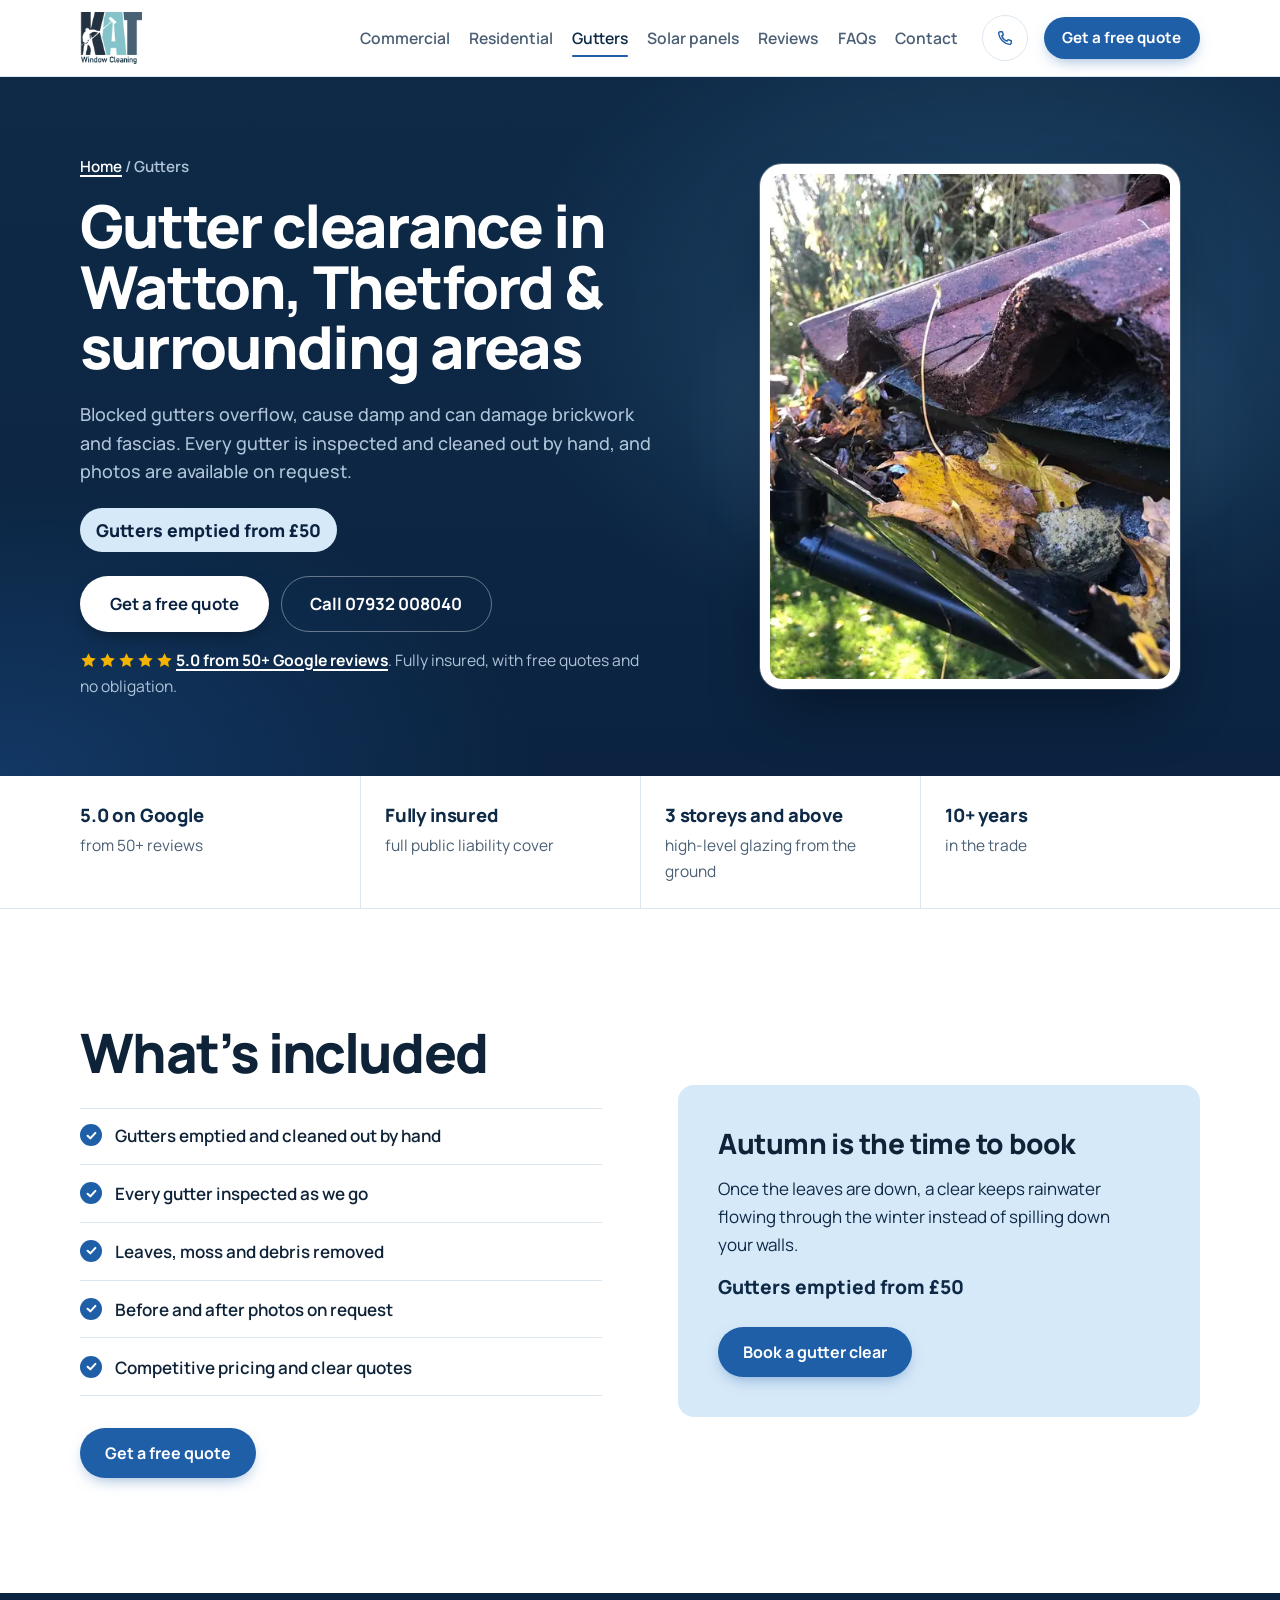
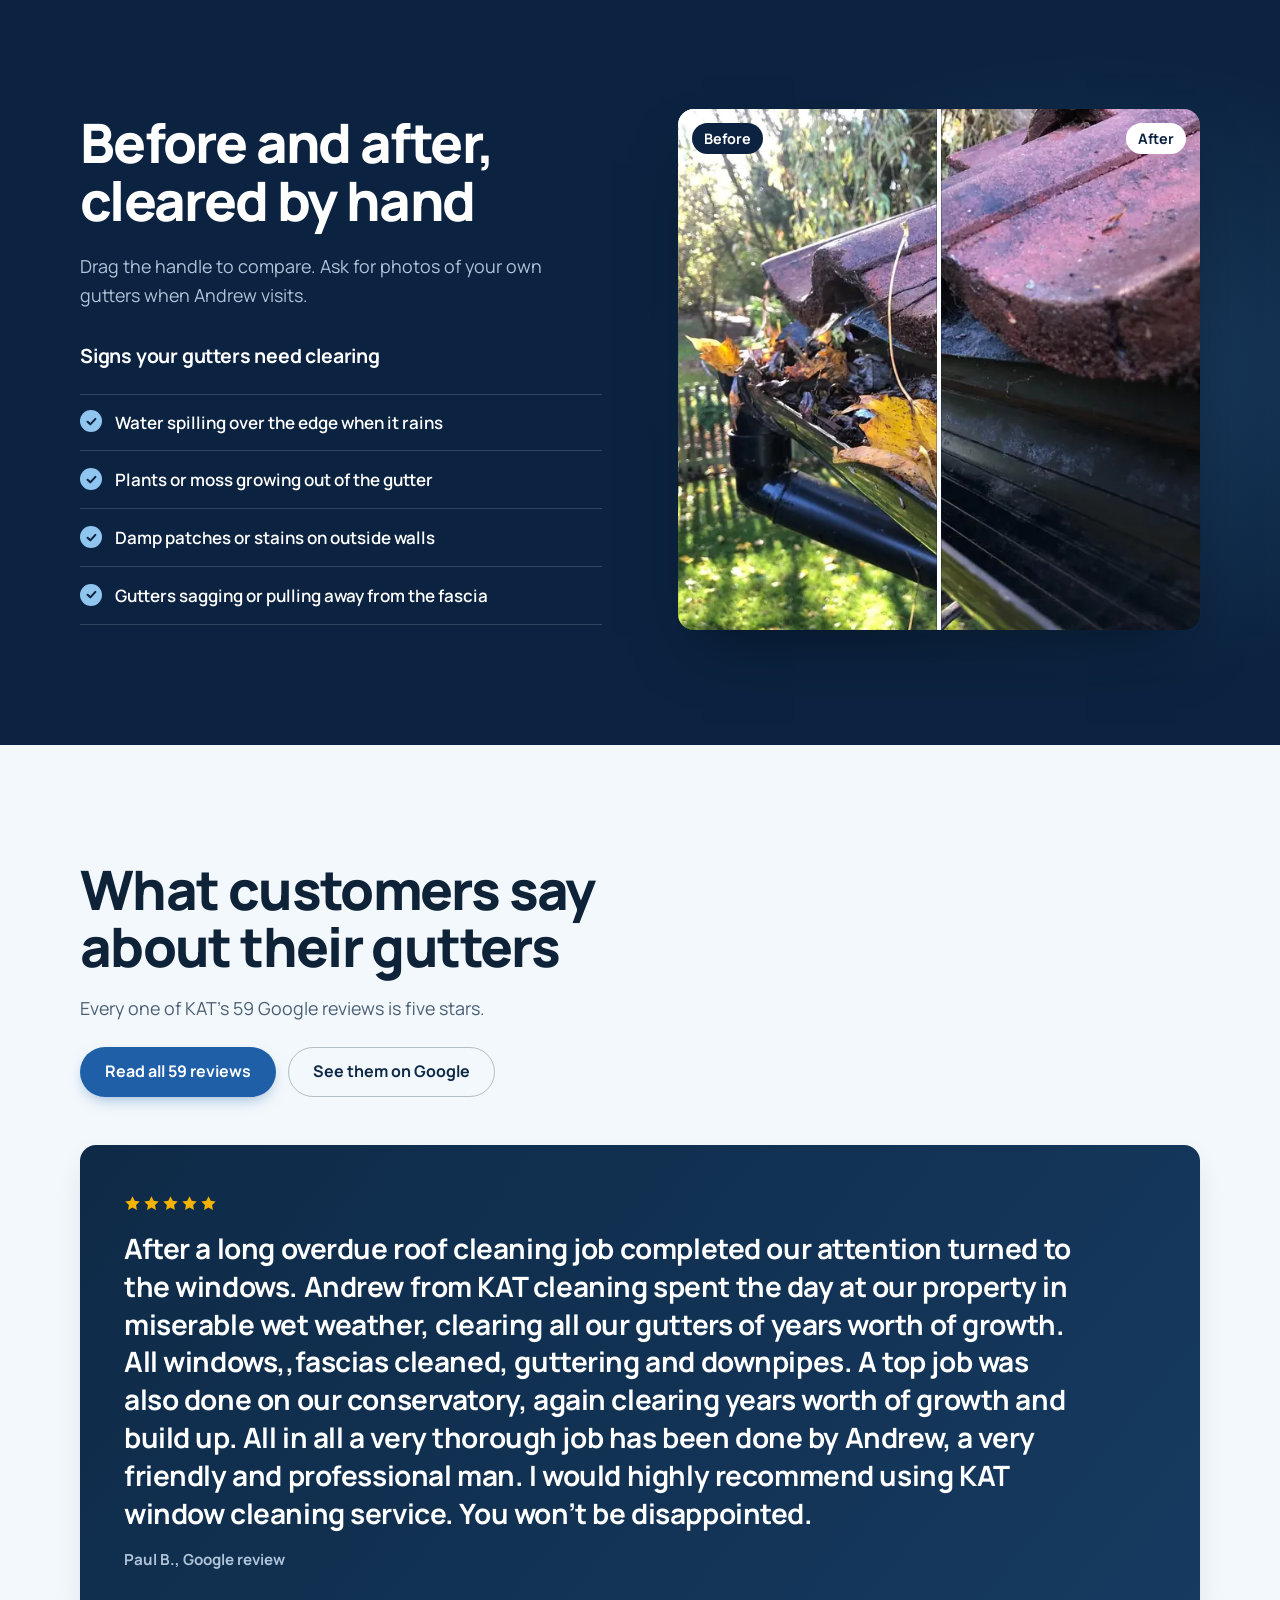
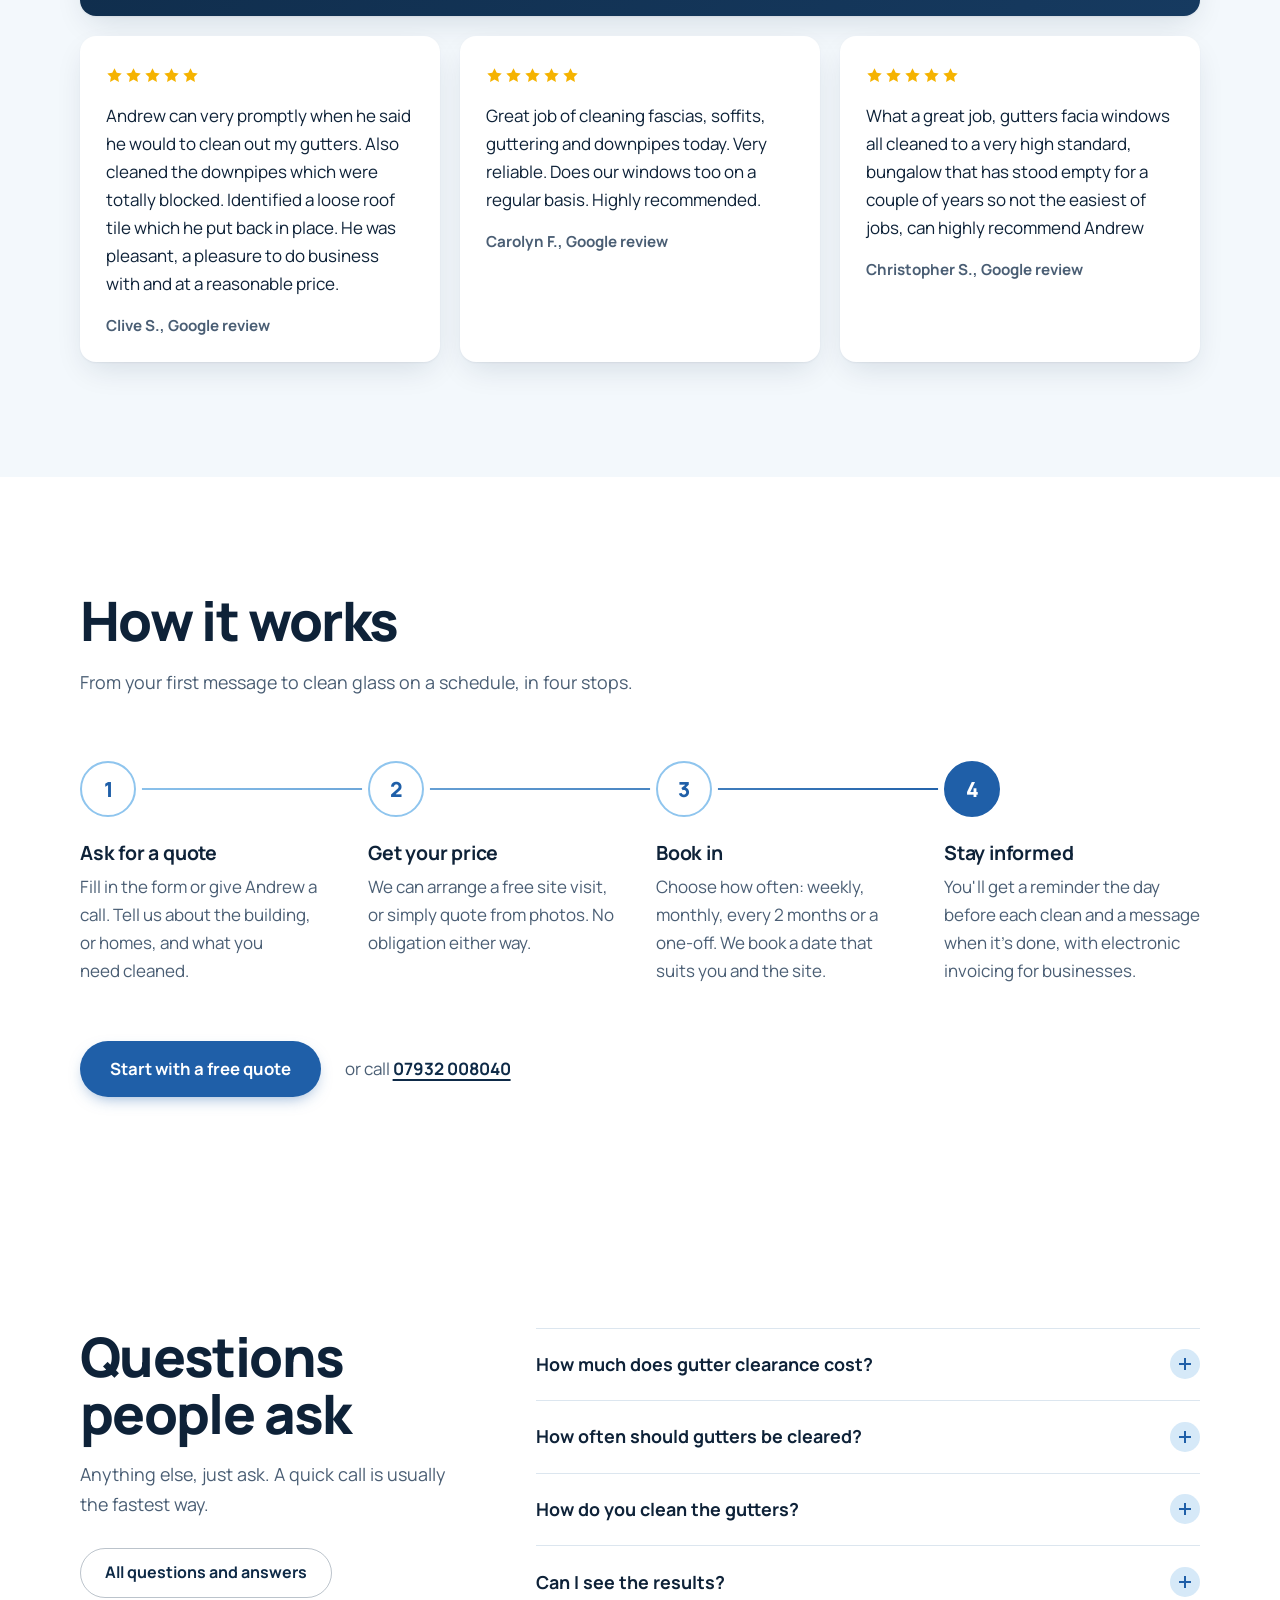
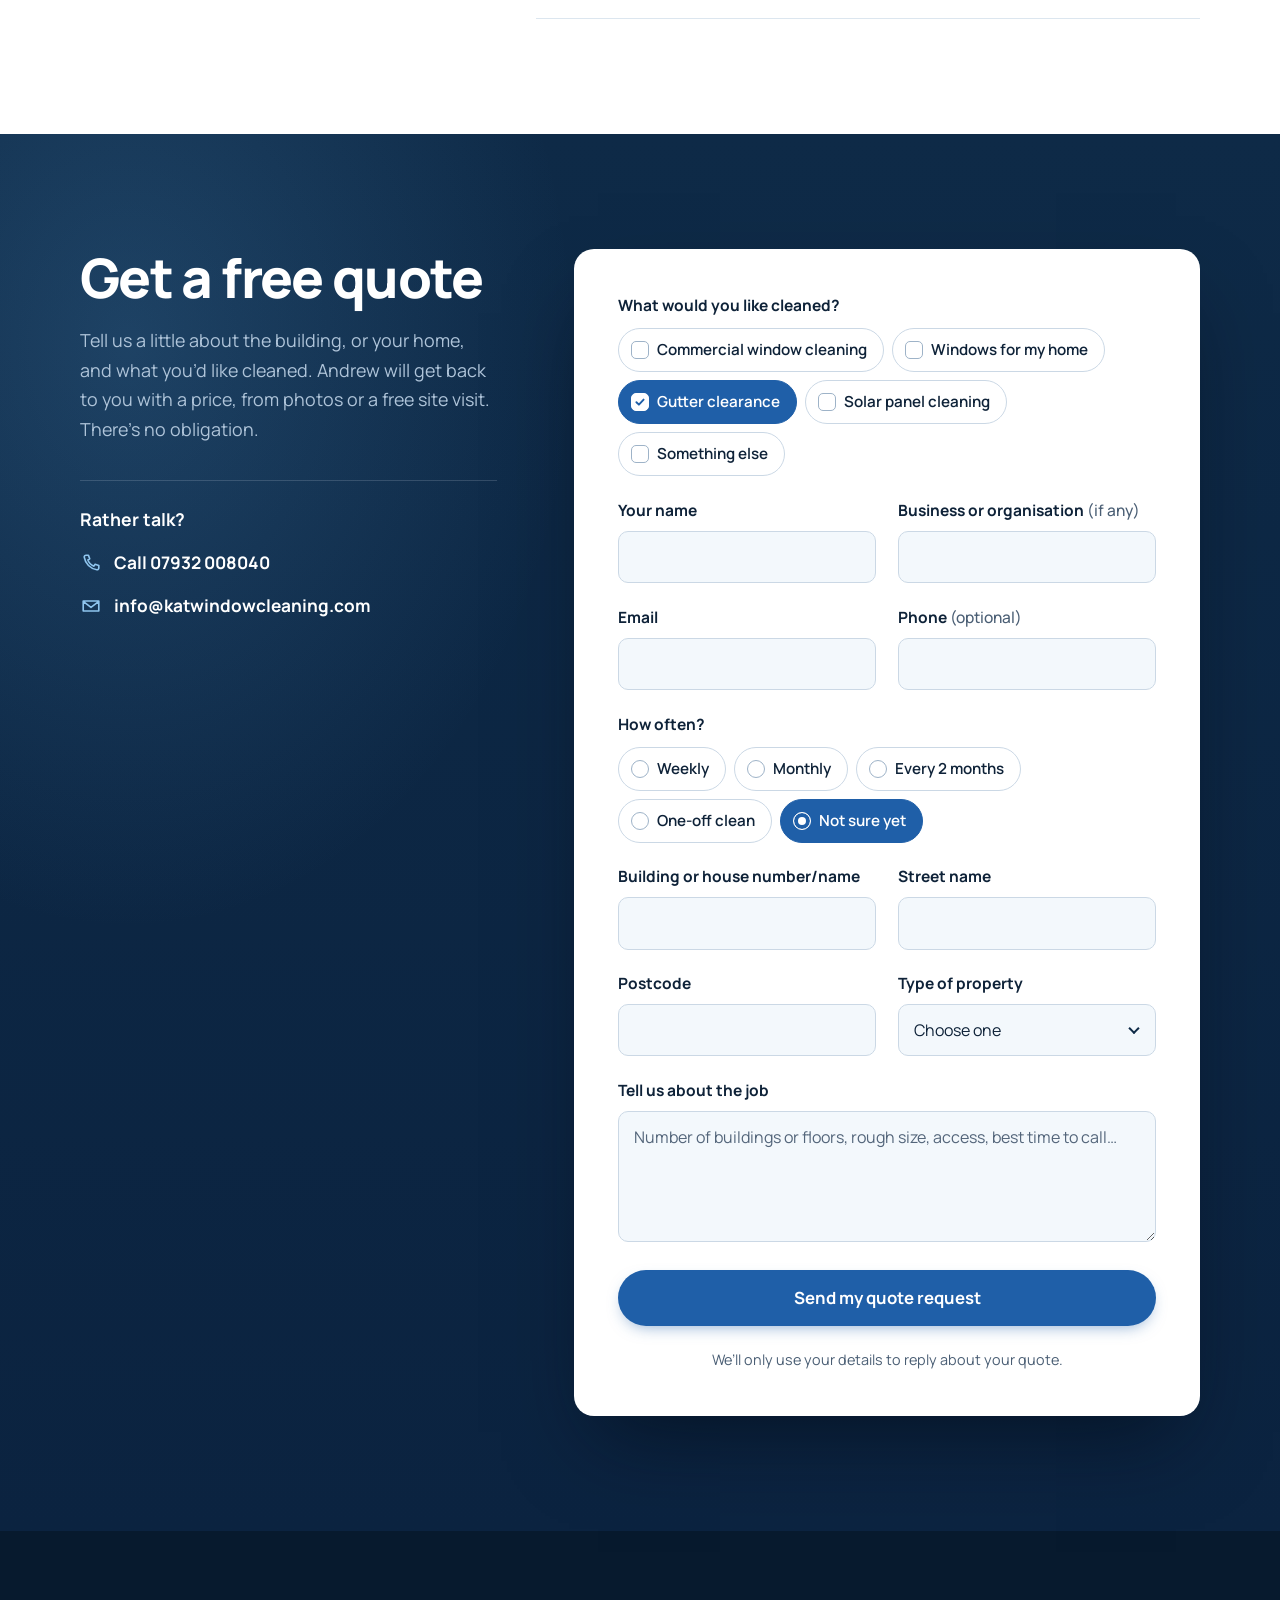
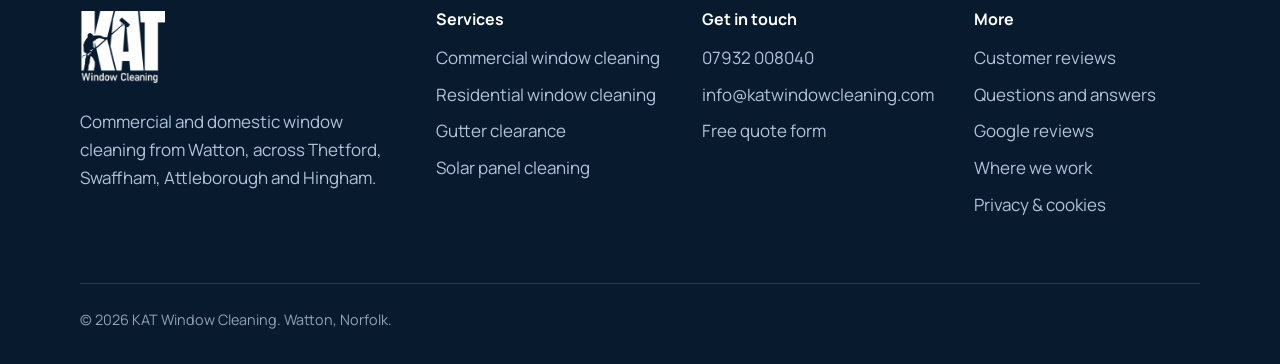
<file: gutter-clearance.html>
<!doctype html>
<html lang="en-GB">
<head>
  <meta charset="utf-8">
  <meta name="viewport" content="width=device-width, initial-scale=1">
  <title>Gutter Clearance Watton from £50 | KAT Window Cleaning</title>
  <meta name="description" content="Gutters emptied from £50 in Watton, Thetford, Swaffham and Attleborough. Every gutter inspected and cleaned by hand, with photos on request.">
  <link rel="canonical" href="https://katwindowcleaning.com/gutter-clearance.html">
  <meta name="theme-color" content="#0E2A47">
  <meta property="og:type" content="website">
  <meta property="og:site_name" content="KAT Window Cleaning">
  <meta property="og:title" content="Gutter Clearance Watton from £50 | KAT Window Cleaning">
  <meta property="og:description" content="Gutters emptied from £50 in Watton, Thetford, Swaffham and Attleborough. Every gutter inspected and cleaned by hand, with photos on request.">
  <meta property="og:url" content="https://katwindowcleaning.com/gutter-clearance.html">
  <meta property="og:image" content="https://katwindowcleaning.com/images/og-image.jpg">
  <meta property="og:locale" content="en_GB">
  <meta name="twitter:card" content="summary_large_image">
  <link rel="icon" href="favicon.ico" sizes="any">
  <link rel="icon" type="image/png" sizes="32x32" href="images/favicon-32.png">
  <link rel="apple-touch-icon" href="images/apple-touch-icon.png">
  <link rel="preload" href="assets/fonts/manrope-latin-800-normal.woff2" as="font" type="font/woff2" crossorigin>
  <link rel="preload" href="assets/fonts/manrope-latin-400-normal.woff2" as="font" type="font/woff2" crossorigin>
  <link rel="stylesheet" href="css/styles.css?v=0d11c814">
  <script type="application/ld+json">{"@context": "https://schema.org", "@type": "LocalBusiness", "@id": "https://katwindowcleaning.com/#business", "name": "KAT Window Cleaning", "url": "https://katwindowcleaning.com/", "telephone": "+447932008040", "email": "info@katwindowcleaning.com", "image": "https://katwindowcleaning.com/images/og-image.jpg", "logo": "https://katwindowcleaning.com/images/icon-512.png", "priceRange": "££", "address": {"@type": "PostalAddress", "addressLocality": "Watton", "addressRegion": "Norfolk", "addressCountry": "GB"}, "areaServed": [{"@type": "City", "name": "Watton"}, {"@type": "City", "name": "Thetford"}, {"@type": "City", "name": "Swaffham"}, {"@type": "City", "name": "Attleborough"}, {"@type": "City", "name": "Hingham"}, {"@type": "City", "name": "Great Hockham"}], "sameAs": ["https://www.google.com/maps?cid=2617828129169492736"], "founder": {"@type": "Person", "name": "Andrew"}, "hasOfferCatalog": {"@type": "OfferCatalog", "name": "Cleaning services", "itemListElement": [{"@type": "Offer", "itemOffered": {"@type": "Service", "name": "Window cleaning", "url": "https://katwindowcleaning.com/window-cleaning.html"}}, {"@type": "Offer", "itemOffered": {"@type": "Service", "name": "Commercial window cleaning", "url": "https://katwindowcleaning.com/commercial-window-cleaning.html"}}, {"@type": "Offer", "itemOffered": {"@type": "Service", "name": "Gutter clearance", "url": "https://katwindowcleaning.com/gutter-clearance.html"}}, {"@type": "Offer", "itemOffered": {"@type": "Service", "name": "Solar panel cleaning", "url": "https://katwindowcleaning.com/solar-panels.html"}}]}}</script>
  <script type="application/ld+json">{"@context": "https://schema.org", "@type": "BreadcrumbList", "itemListElement": [{"@type": "ListItem", "position": 1, "name": "Home", "item": "https://katwindowcleaning.com/"}, {"@type": "ListItem", "position": 2, "name": "Gutters", "item": "https://katwindowcleaning.com/gutter-clearance.html"}]}</script>
  <script type="application/ld+json">{"@context": "https://schema.org", "@type": "Service", "name": "Gutter clearance", "serviceType": "Gutter clearance", "url": "https://katwindowcleaning.com/gutter-clearance.html", "description": "Gutters emptied from £50 in Watton, Thetford, Swaffham and Attleborough. Every gutter inspected and cleaned by hand, with photos on request.", "provider": {"@id": "https://katwindowcleaning.com/#business"}, "areaServed": [{"@type": "City", "name": "Watton"}, {"@type": "City", "name": "Thetford"}, {"@type": "City", "name": "Swaffham"}, {"@type": "City", "name": "Attleborough"}, {"@type": "City", "name": "Hingham"}, {"@type": "City", "name": "Great Hockham"}], "offers": {"@type": "Offer", "priceCurrency": "GBP", "price": "50", "description": "Gutters emptied from £50"}}</script>
  <script type="application/ld+json">{"@context": "https://schema.org", "@type": "FAQPage", "mainEntity": [{"@type": "Question", "name": "How much does gutter clearance cost?", "acceptedAnswer": {"@type": "Answer", "text": "Gutters are emptied from £50. The final price depends on the size of the property and the length of guttering, and we always confirm it before we start."}}, {"@type": "Question", "name": "How often should gutters be cleared?", "acceptedAnswer": {"@type": "Answer", "text": "Most homes benefit from a clear at least once a year, ideally after the autumn leaves have fallen. Homes near trees may need it more often."}}, {"@type": "Question", "name": "How do you clean the gutters?", "acceptedAnswer": {"@type": "Answer", "text": "Every gutter is inspected and cleaned out by hand, so nothing is missed."}}, {"@type": "Question", "name": "Can I see the results?", "acceptedAnswer": {"@type": "Answer", "text": "Yes. Photos are available on request, so you can see your gutters are clear."}}]}</script>
</head>
<body class="page-gutter">
  <a class="skip-link" href="#main">Skip to content</a>
  
  <header class="site-header" data-header>
    <div class="wrap header-inner">
      <a class="brand" href="index.html" aria-label="KAT Window Cleaning, home">
        <img class="brand-logo" src="images/KAT-Banner1.png" alt="" width="180" height="152">
        <span class="brand-text"><span class="brand-name">KAT</span><span class="brand-sub">Window Cleaning</span></span>
      </a>
      <nav class="site-nav" id="site-nav" aria-label="Main">
        <ul><li><a href="commercial-window-cleaning.html">Commercial</a></li><li><a href="window-cleaning.html">Residential</a></li><li><a href="gutter-clearance.html" aria-current="page">Gutters</a></li><li><a href="solar-panels.html">Solar panels</a></li><li><a href="reviews.html">Reviews</a></li><li><a href="faq.html">FAQs</a></li><li><a href="contact.html">Contact</a></li></ul>
      </nav>
      <div class="header-actions">
        <a class="header-phone" href="tel:+447932008040" aria-label="Call 07932 008040"><svg viewBox="0 0 24 24" aria-hidden="true"><path d="M6.6 3.5h2.6l1.4 4-2 1.3a11 11 0 0 0 6.6 6.6l1.3-2 4 1.4v2.6a2 2 0 0 1-2.2 2A16.5 16.5 0 0 1 4.6 5.7a2 2 0 0 1 2-2.2Z" fill="none" stroke="currentColor" stroke-width="1.8" stroke-linejoin="round"/></svg><span>07932 008040</span></a>
        <a class="btn btn-ink btn-sm header-cta" href="#quote">Get a free quote</a>
        <button class="nav-toggle" type="button" aria-expanded="false" aria-controls="site-nav" data-nav-toggle>
          <span class="nav-toggle-bars" aria-hidden="true"></span>
          <span class="visually-hidden">Menu</span>
        </button>
      </div>
    </div>
  </header>

  <main id="main">
    <section class="hero page-hero" id="top" aria-labelledby="page-title">
      <div class="wrap hero-grid">
        <div class="cover">
          <p class="crumbs"><a href="index.html">Home</a> <span aria-hidden="true">/</span> Gutters</p>
          <h1 id="page-title">Gutter clearance in Watton, Thetford &amp; surrounding areas</h1>
          <p class="lede">Blocked gutters overflow, cause damp and can damage brickwork and fascias. Every gutter is inspected and cleaned out by hand, and photos are available on request.</p>
          <p class="hero-price">Gutters emptied from £50</p>
          <div class="cover-actions" data-hero-actions>
            <a class="btn btn-ink btn-lg" href="#quote">Get a free quote</a>
            <a class="btn btn-line btn-lg" href="tel:+447932008040">Call 07932 008040</a>
          </div>
          <p class="cover-note"><span class="stars" role="img" aria-label="5 out of 5 stars"><svg viewBox="0 0 20 20" aria-hidden="true"><path d="M10 1.5l2.6 5.4 5.9.8-4.3 4.1 1 5.8L10 14.8l-5.2 2.8 1-5.8L1.5 7.7l5.9-.8z"/></svg><svg viewBox="0 0 20 20" aria-hidden="true"><path d="M10 1.5l2.6 5.4 5.9.8-4.3 4.1 1 5.8L10 14.8l-5.2 2.8 1-5.8L1.5 7.7l5.9-.8z"/></svg><svg viewBox="0 0 20 20" aria-hidden="true"><path d="M10 1.5l2.6 5.4 5.9.8-4.3 4.1 1 5.8L10 14.8l-5.2 2.8 1-5.8L1.5 7.7l5.9-.8z"/></svg><svg viewBox="0 0 20 20" aria-hidden="true"><path d="M10 1.5l2.6 5.4 5.9.8-4.3 4.1 1 5.8L10 14.8l-5.2 2.8 1-5.8L1.5 7.7l5.9-.8z"/></svg><svg viewBox="0 0 20 20" aria-hidden="true"><path d="M10 1.5l2.6 5.4 5.9.8-4.3 4.1 1 5.8L10 14.8l-5.2 2.8 1-5.8L1.5 7.7l5.9-.8z"/></svg></span> <a href="https://www.google.com/maps?cid=2617828129169492736" target="_blank" rel="noopener">5.0 from 50+ Google reviews</a>. Fully insured, with free quotes and no obligation.</p>
        </div>
        <figure class="hero-window page-photo">
          <div class="window-stage"><picture><source type="image/webp" srcset="images/gutters_1-320.webp 320w, images/gutters_1-480.webp 480w, images/gutters_1-640.webp 640w, images/gutters_1-800.webp 800w, images/gutters_1-1024.webp 1024w, images/gutters_1-1200.webp 1200w" sizes="(max-width: 520px) 300px, (max-width: 900px) 340px, 420px"><img class="window-view" src="images/gutters_1-800.jpg" srcset="images/gutters_1-320.jpg 320w, images/gutters_1-480.jpg 480w, images/gutters_1-640.jpg 640w, images/gutters_1-800.jpg 800w, images/gutters_1-1024.jpg 1024w, images/gutters_1-1200.jpg 1200w" sizes="(max-width: 520px) 300px, (max-width: 900px) 340px, 420px" alt="Blocked gutter full of leaves and moss before clearance" width="1200" height="1200" fetchpriority="high"></picture></div>
        </figure>
      </div>
    </section>
    <section class="proof" aria-label="Why customers trust KAT">
      <ul class="wrap proof-list" role="list">
        <li><strong>5.0 on Google</strong><span>from 50+ reviews</span></li>
        <li><strong>Fully insured</strong><span>full public liability cover</span></li>
        <li><strong>3 storeys and above</strong><span>high-level glazing from the ground</span></li>
        <li><strong>10+ years</strong><span>in the trade</span></li>
      </ul>
    </section>
    <section class="section included" aria-labelledby="inc-title">
      <div class="wrap split">
        <div>
          <h2 id="inc-title">What’s included</h2>
          <ul class="ticks" role="list"><li>Gutters emptied and cleaned out by hand</li><li>Every gutter inspected as we go</li><li>Leaves, moss and debris removed</li><li>Before and after photos on request</li><li>Competitive pricing and clear quotes</li></ul>
          <a class="btn btn-ink" href="#quote">Get a free quote</a>
        </div>
        <aside class="season-card">
          <h3>Autumn is the time to book</h3>
          <p>Once the leaves are down, a clear keeps rainwater flowing through the winter instead of spilling down your walls.</p>
          <p class="season-price">Gutters emptied from £50</p>
          <a class="btn btn-ink" href="#quote">Book a gutter clear</a>
        </aside>
      </div>
    </section>
    <section class="section pure" id="before-after" aria-labelledby="ba-title">
      <div class="wrap pure-grid">
        <div class="pure-copy">
          <h2 id="ba-title">Before and after, cleared by hand</h2>
          <p class="pure-lede">Drag the handle to compare. Ask for photos of your own gutters when Andrew visits.</p>
          <h3 class="pure-sub">Signs your gutters need clearing</h3>
          <ul class="ticks" role="list"><li>Water spilling over the edge when it rains</li><li>Plants or moss growing out of the gutter</li><li>Damp patches or stains on outside walls</li><li>Gutters sagging or pulling away from the fascia</li></ul>
        </div>
        <figure class="pure-diagram">
          <div class="ba" data-ba>
            <picture><source type="image/webp" srcset="images/gutters_2-320.webp 320w, images/gutters_2-480.webp 480w, images/gutters_2-640.webp 640w, images/gutters_2-800.webp 800w, images/gutters_2-1024.webp 1024w, images/gutters_2-1200.webp 1200w" sizes="(max-width: 900px) 100vw, 560px"><img src="images/gutters_2-800.jpg" srcset="images/gutters_2-320.jpg 320w, images/gutters_2-480.jpg 480w, images/gutters_2-640.jpg 640w, images/gutters_2-800.jpg 800w, images/gutters_2-1024.jpg 1024w, images/gutters_2-1200.jpg 1200w" sizes="(max-width: 900px) 100vw, 560px" alt="The same gutter after being cleared by hand by KAT Window Cleaning" width="1200" height="1200" loading="lazy" decoding="async"></picture>
            <div class="ba-before"><picture><source type="image/webp" srcset="images/gutters_1-320.webp 320w, images/gutters_1-480.webp 480w, images/gutters_1-640.webp 640w, images/gutters_1-800.webp 800w, images/gutters_1-1024.webp 1024w, images/gutters_1-1200.webp 1200w" sizes="(max-width: 900px) 100vw, 560px"><img src="images/gutters_1-800.jpg" srcset="images/gutters_1-320.jpg 320w, images/gutters_1-480.jpg 480w, images/gutters_1-640.jpg 640w, images/gutters_1-800.jpg 800w, images/gutters_1-1024.jpg 1024w, images/gutters_1-1200.jpg 1200w" sizes="(max-width: 900px) 100vw, 560px" alt="Blocked gutter full of leaves and moss before clearance" width="1200" height="1200" loading="lazy" decoding="async"></picture></div>
            <span class="ba-label ba-label-before" aria-hidden="true">Before</span>
            <span class="ba-label ba-label-after" aria-hidden="true">After</span>
            <input class="ba-range" type="range" min="0" max="100" value="50" aria-label="Compare the gutter before and after clearing">
          </div>
        </figure>
      </div>
    </section>
    <section class="section reviews" id="reviews" aria-labelledby="reviews-title">
      <div class="wrap">
        <div class="reviews-head">
        <div class="section-head">
          <h2 id="reviews-title">What customers say about their gutters</h2>
          <p>Every one of KAT’s 59 Google reviews is five stars.</p>
        </div>
          <div class="reviews-links">
            <a class="btn btn-ink" href="reviews.html">Read all 59 reviews</a>
            <a class="btn btn-line" href="https://www.google.com/maps?cid=2617828129169492736" target="_blank" rel="noopener">See them on Google</a>
          </div>
        </div>
        <figure class="review review-lead"><span class="stars" role="img" aria-label="5 out of 5 stars"><svg viewBox="0 0 20 20" aria-hidden="true"><path d="M10 1.5l2.6 5.4 5.9.8-4.3 4.1 1 5.8L10 14.8l-5.2 2.8 1-5.8L1.5 7.7l5.9-.8z"/></svg><svg viewBox="0 0 20 20" aria-hidden="true"><path d="M10 1.5l2.6 5.4 5.9.8-4.3 4.1 1 5.8L10 14.8l-5.2 2.8 1-5.8L1.5 7.7l5.9-.8z"/></svg><svg viewBox="0 0 20 20" aria-hidden="true"><path d="M10 1.5l2.6 5.4 5.9.8-4.3 4.1 1 5.8L10 14.8l-5.2 2.8 1-5.8L1.5 7.7l5.9-.8z"/></svg><svg viewBox="0 0 20 20" aria-hidden="true"><path d="M10 1.5l2.6 5.4 5.9.8-4.3 4.1 1 5.8L10 14.8l-5.2 2.8 1-5.8L1.5 7.7l5.9-.8z"/></svg><svg viewBox="0 0 20 20" aria-hidden="true"><path d="M10 1.5l2.6 5.4 5.9.8-4.3 4.1 1 5.8L10 14.8l-5.2 2.8 1-5.8L1.5 7.7l5.9-.8z"/></svg></span><blockquote><p>After a long overdue roof cleaning job completed our attention turned to the windows. Andrew from KAT cleaning spent the day at our property in miserable wet weather, clearing all our gutters of years worth of growth. All windows,,fascias cleaned, guttering and downpipes.
A top job was also done on our conservatory, again clearing years worth of growth and build up.
All in all a very thorough job has been done by Andrew, a very friendly and professional man.
I would highly recommend using KAT window cleaning service.
You won’t be disappointed.</p></blockquote><figcaption class="review-by">Paul B., Google review</figcaption></figure>
        <ul class="review-list" role="list"><li class="review"><span class="stars" role="img" aria-label="5 out of 5 stars"><svg viewBox="0 0 20 20" aria-hidden="true"><path d="M10 1.5l2.6 5.4 5.9.8-4.3 4.1 1 5.8L10 14.8l-5.2 2.8 1-5.8L1.5 7.7l5.9-.8z"/></svg><svg viewBox="0 0 20 20" aria-hidden="true"><path d="M10 1.5l2.6 5.4 5.9.8-4.3 4.1 1 5.8L10 14.8l-5.2 2.8 1-5.8L1.5 7.7l5.9-.8z"/></svg><svg viewBox="0 0 20 20" aria-hidden="true"><path d="M10 1.5l2.6 5.4 5.9.8-4.3 4.1 1 5.8L10 14.8l-5.2 2.8 1-5.8L1.5 7.7l5.9-.8z"/></svg><svg viewBox="0 0 20 20" aria-hidden="true"><path d="M10 1.5l2.6 5.4 5.9.8-4.3 4.1 1 5.8L10 14.8l-5.2 2.8 1-5.8L1.5 7.7l5.9-.8z"/></svg><svg viewBox="0 0 20 20" aria-hidden="true"><path d="M10 1.5l2.6 5.4 5.9.8-4.3 4.1 1 5.8L10 14.8l-5.2 2.8 1-5.8L1.5 7.7l5.9-.8z"/></svg></span><blockquote><p>Andrew can  very promptly when he said he would to clean out my gutters. Also cleaned the downpipes which were totally blocked. Identified a loose roof tile which he put back in place. He was pleasant, a pleasure to do business with and at a reasonable price.</p></blockquote><p class="review-by">Clive S., Google review</p></li><li class="review"><span class="stars" role="img" aria-label="5 out of 5 stars"><svg viewBox="0 0 20 20" aria-hidden="true"><path d="M10 1.5l2.6 5.4 5.9.8-4.3 4.1 1 5.8L10 14.8l-5.2 2.8 1-5.8L1.5 7.7l5.9-.8z"/></svg><svg viewBox="0 0 20 20" aria-hidden="true"><path d="M10 1.5l2.6 5.4 5.9.8-4.3 4.1 1 5.8L10 14.8l-5.2 2.8 1-5.8L1.5 7.7l5.9-.8z"/></svg><svg viewBox="0 0 20 20" aria-hidden="true"><path d="M10 1.5l2.6 5.4 5.9.8-4.3 4.1 1 5.8L10 14.8l-5.2 2.8 1-5.8L1.5 7.7l5.9-.8z"/></svg><svg viewBox="0 0 20 20" aria-hidden="true"><path d="M10 1.5l2.6 5.4 5.9.8-4.3 4.1 1 5.8L10 14.8l-5.2 2.8 1-5.8L1.5 7.7l5.9-.8z"/></svg><svg viewBox="0 0 20 20" aria-hidden="true"><path d="M10 1.5l2.6 5.4 5.9.8-4.3 4.1 1 5.8L10 14.8l-5.2 2.8 1-5.8L1.5 7.7l5.9-.8z"/></svg></span><blockquote><p>Great job of cleaning fascias, soffits, guttering and downpipes today. Very reliable. Does our windows too on a regular basis. Highly recommended.</p></blockquote><p class="review-by">Carolyn F., Google review</p></li><li class="review"><span class="stars" role="img" aria-label="5 out of 5 stars"><svg viewBox="0 0 20 20" aria-hidden="true"><path d="M10 1.5l2.6 5.4 5.9.8-4.3 4.1 1 5.8L10 14.8l-5.2 2.8 1-5.8L1.5 7.7l5.9-.8z"/></svg><svg viewBox="0 0 20 20" aria-hidden="true"><path d="M10 1.5l2.6 5.4 5.9.8-4.3 4.1 1 5.8L10 14.8l-5.2 2.8 1-5.8L1.5 7.7l5.9-.8z"/></svg><svg viewBox="0 0 20 20" aria-hidden="true"><path d="M10 1.5l2.6 5.4 5.9.8-4.3 4.1 1 5.8L10 14.8l-5.2 2.8 1-5.8L1.5 7.7l5.9-.8z"/></svg><svg viewBox="0 0 20 20" aria-hidden="true"><path d="M10 1.5l2.6 5.4 5.9.8-4.3 4.1 1 5.8L10 14.8l-5.2 2.8 1-5.8L1.5 7.7l5.9-.8z"/></svg><svg viewBox="0 0 20 20" aria-hidden="true"><path d="M10 1.5l2.6 5.4 5.9.8-4.3 4.1 1 5.8L10 14.8l-5.2 2.8 1-5.8L1.5 7.7l5.9-.8z"/></svg></span><blockquote><p>What a great job, gutters facia windows all cleaned to a very high standard, bungalow that has stood empty for a couple of years so not the easiest of jobs, can highly recommend Andrew</p></blockquote><p class="review-by">Christopher S., Google review</p></li></ul>
      </div>
    </section>
    <section class="section steps" id="how-it-works" aria-labelledby="steps-title">
      <div class="wrap">
        <div class="section-head">
          <h2 id="steps-title">How it works</h2>
          <p>From your first message to clean glass on a schedule, in four stops.</p>
        </div>
        <ol class="route" role="list">
          <li class="stop">
            <span class="stop-mark" aria-hidden="true">1</span>
            <h3>Ask for a quote</h3>
            <p>Fill in the form or give Andrew a call. Tell us about the building, or homes, and what you need cleaned.</p>
          </li>
          <li class="stop">
            <span class="stop-mark" aria-hidden="true">2</span>
            <h3>Get your price</h3>
            <p>We can arrange a free site visit, or simply quote from photos. No obligation either way.</p>
          </li>
          <li class="stop">
            <span class="stop-mark" aria-hidden="true">3</span>
            <h3>Book in</h3>
            <p>Choose how often: weekly, monthly, every 2 months or a one-off. We book a date that suits you and the site.</p>
          </li>
          <li class="stop">
            <span class="stop-mark" aria-hidden="true">4</span>
            <h3>Stay informed</h3>
            <p>You&#x27;ll get a reminder the day before each clean and a message when it&#x27;s done, with electronic invoicing for businesses.</p>
          </li>
        </ol>
        <div class="steps-cta">
          <a class="btn btn-ink btn-lg" href="#quote">Start with a free quote</a>
          <p>or call <a href="tel:+447932008040">07932 008040</a></p>
        </div>
      </div>
    </section>
    <section class="section faq" id="faq" aria-labelledby="faq-title">
      <div class="wrap faq-grid">
        <div class="section-head">
          <h2 id="faq-title">Questions people ask</h2>
          <p>Anything else, just ask. A quick call is usually the fastest way.</p>
          <a class="btn btn-line faq-more" href="faq.html">All questions and answers</a>
        </div>
        <div class="faq-list">
          <details>
            <summary>How much does gutter clearance cost?</summary>
            <p>Gutters are emptied from £50. The final price depends on the size of the property and the length of guttering, and we always confirm it before we start.</p>
          </details>
          <details>
            <summary>How often should gutters be cleared?</summary>
            <p>Most homes benefit from a clear at least once a year, ideally after the autumn leaves have fallen. Homes near trees may need it more often.</p>
          </details>
          <details>
            <summary>How do you clean the gutters?</summary>
            <p>Every gutter is inspected and cleaned out by hand, so nothing is missed.</p>
          </details>
          <details>
            <summary>Can I see the results?</summary>
            <p>Yes. Photos are available on request, so you can see your gutters are clear.</p>
          </details>
        </div>
      </div>
    </section>
    <section class="section quote" id="quote" aria-labelledby="quote-title">
      <div class="wrap quote-grid">
        <div class="quote-copy">
          <h2 id="quote-title">Get a free quote</h2>
          <p>Tell us a little about the building, or your home, and what you’d like cleaned. Andrew will get back to you with a price, from photos or a free site visit. There’s no obligation.</p>
          <div class="direct-contact">
            <p class="direct-label">Rather talk?</p>
            <a class="direct-link" href="tel:+447932008040"><svg viewBox="0 0 24 24" aria-hidden="true"><path d="M6.6 3.5h2.6l1.4 4-2 1.3a11 11 0 0 0 6.6 6.6l1.3-2 4 1.4v2.6a2 2 0 0 1-2.2 2A16.5 16.5 0 0 1 4.6 5.7a2 2 0 0 1 2-2.2Z" fill="none" stroke="currentColor" stroke-width="1.8" stroke-linejoin="round"/></svg><span>Call 07932 008040</span></a>
            <a class="direct-link" href="mailto:info@katwindowcleaning.com"><svg viewBox="0 0 24 24" aria-hidden="true"><path d="M3.5 6.5h17v11h-17Z M3.5 7l8.5 6.5L20.5 7" fill="none" stroke="currentColor" stroke-width="1.8" stroke-linejoin="round"/></svg><span>info@katwindowcleaning.com</span></a>
          </div>
        </div>

        <div class="quote-card" tabindex="-1">
          <form class="quote-form" data-quote-form data-page="Gutters page" novalidate>
            <p class="area-ok" data-area-ok role="status" hidden></p>
            <div class="hp" aria-hidden="true"><label>Leave this empty <input type="text" name="website" tabindex="-1" autocomplete="off"></label></div>
            <fieldset class="field">
              <legend>What would you like cleaned?</legend>
              <div class="chips"><label class="chip"><input type="checkbox" name="services" value="Commercial window cleaning"><span>Commercial window cleaning</span></label><label class="chip"><input type="checkbox" name="services" value="Window cleaning"><span>Windows for my home</span></label><label class="chip"><input type="checkbox" name="services" value="Gutter clearance" checked><span>Gutter clearance</span></label><label class="chip"><input type="checkbox" name="services" value="Solar panel cleaning"><span>Solar panel cleaning</span></label><label class="chip"><input type="checkbox" name="services" value="Something else"><span>Something else</span></label></div>
              <p class="field-error" id="f-services-error" hidden></p>
            </fieldset>
            <div class="field-row">
              <div class="field">
                <label for="f-name">Your name</label>
                <input id="f-name" name="name" type="text" autocomplete="name" required>
                <p class="field-error" id="f-name-error" hidden></p>
              </div>
              <div class="field">
                <label for="f-business">Business or organisation <span class="optional">(if any)</span></label>
                <input id="f-business" name="business" type="text" autocomplete="organization">
              </div>
            </div>
            <div class="field-row">
              <div class="field">
                <label for="f-email">Email</label>
                <input id="f-email" name="email" type="email" autocomplete="email" required>
                <p class="field-error" id="f-email-error" hidden></p>
              </div>
              <div class="field">
                <label for="f-phone">Phone <span class="optional">(optional)</span></label>
                <input id="f-phone" name="phone" type="tel" autocomplete="tel" inputmode="tel">
                <p class="field-error" id="f-phone-error" hidden></p>
              </div>
            </div>
            <fieldset class="field">
              <legend>How often?</legend>
              <div class="chips"><label class="chip"><input type="radio" name="frequency" value="Weekly"><span>Weekly</span></label><label class="chip"><input type="radio" name="frequency" value="Monthly"><span>Monthly</span></label><label class="chip"><input type="radio" name="frequency" value="Every 2 months"><span>Every 2 months</span></label><label class="chip"><input type="radio" name="frequency" value="One-off clean"><span>One-off clean</span></label><label class="chip"><input type="radio" name="frequency" value="Not sure yet" checked><span>Not sure yet</span></label></div>
            </fieldset>
            <div class="field-row">
              <div class="field">
                <label for="f-house">Building or house number/name</label>
                <input id="f-house" name="houseNumber" type="text" required>
                <p class="field-error" id="f-houseNumber-error" hidden></p>
              </div>
              <div class="field">
                <label for="f-street">Street name</label>
                <input id="f-street" name="street" type="text" autocomplete="address-line1" required>
                <p class="field-error" id="f-street-error" hidden></p>
              </div>
            </div>
            <div class="field-row">
              <div class="field">
                <label for="f-postcode">Postcode</label>
                <input id="f-postcode" name="postcode" type="text" autocomplete="postal-code" autocapitalize="characters" required>
                <p class="field-error" id="f-postcode-error" hidden></p>
                <p class="field-hint" id="f-postcode-hint" hidden></p>
              </div>
              <div class="field">
                <label for="f-property">Type of property</label>
                <div class="select-wrap">
                  <select id="f-property" name="property" required>
                    <option value="">Choose one</option>
                    <option>Superstore or retail park</option><option>Warehouse or industrial unit</option><option>Office or business park</option><option>New build or development</option><option>Rental homes or housing portfolio</option><option>Shop</option><option>School, charity or community building</option>
                    <option>House or bungalow</option>
                    <option>Other</option>
                  </select>
                </div>
                <p class="field-error" id="f-property-error" hidden></p>
              </div>
            </div>
            <div class="field">
              <label for="f-message">Tell us about the job</label>
              <textarea id="f-message" name="message" rows="4" required placeholder="Number of buildings or floors, rough size, access, best time to call…"></textarea>
              <p class="field-error" id="f-message-error" hidden></p>
            </div>
            <button class="btn btn-ink btn-lg btn-block" type="submit" data-submit><span class="btn-label">Send my quote request</span></button>
            <p class="form-status" data-form-status role="alert" hidden></p>
            <p class="form-privacy">We’ll only use your details to reply about your quote.</p>
          </form>
          <div class="quote-success" data-success hidden tabindex="-1">
            <svg viewBox="0 0 64 64" aria-hidden="true"><circle cx="32" cy="32" r="30" fill="none" stroke="currentColor" stroke-width="2.5"/><path d="M20 33l8 8 16-17" fill="none" stroke="currentColor" stroke-width="3" stroke-linecap="round" stroke-linejoin="round"/></svg>
            <h3 data-success-title>Thanks. Your request is in.</h3>
            <p data-success-body>Andrew will be in touch soon with a price.</p>
            <p>If it’s urgent, call <a href="tel:+447932008040">07932 008040</a>.</p>
            <button type="button" class="link-button" data-reset>Send another request</button>
          </div>
        </div>
      </div>
    </section>
  </main>

  <footer class="site-footer">
    <div class="wrap footer-grid footer-grid-4">
      <div class="footer-brand">
        <a class="brand" href="index.html" aria-label="KAT Window Cleaning, home">
          <img class="brand-logo" src="images/KAT_200px_white.png" alt="" width="200" height="169" loading="lazy">
          <span class="brand-text"><span class="brand-name">KAT</span><span class="brand-sub">Window Cleaning</span></span>
        </a>
        <p>Commercial and domestic window cleaning from Watton, across Thetford, Swaffham, Attleborough and Hingham.</p>
      </div>
      <div>
        <h2 class="footer-heading">Services</h2>
        <ul class="footer-links" role="list"><li><a href="commercial-window-cleaning.html">Commercial window cleaning</a></li><li><a href="window-cleaning.html">Residential window cleaning</a></li><li><a href="gutter-clearance.html">Gutter clearance</a></li><li><a href="solar-panels.html">Solar panel cleaning</a></li></ul>
      </div>
      <div>
        <h2 class="footer-heading">Get in touch</h2>
        <ul class="footer-links" role="list">
          <li><a href="tel:+447932008040">07932 008040</a></li>
          <li><a href="mailto:info@katwindowcleaning.com">info@katwindowcleaning.com</a></li>
          <li><a href="contact.html">Free quote form</a></li>
        </ul>
      </div>
      <div>
        <h2 class="footer-heading">More</h2>
        <ul class="footer-links" role="list">
          <li><a href="reviews.html">Customer reviews</a></li>
          <li><a href="faq.html">Questions and answers</a></li>
          <li><a href="https://www.google.com/maps?cid=2617828129169492736" target="_blank" rel="noopener">Google reviews</a></li>
          <li><a href="index.html#areas">Where we work</a></li><li><a href="privacy.html">Privacy &amp; cookies</a></li>
        </ul>
      </div>
    </div>
    <div class="wrap footer-base">
      <p>&copy; <span data-year>2026</span> KAT Window Cleaning. Watton, Norfolk.</p>
    </div>
  </footer>

  <div class="action-bar" data-action-bar>
    <a href="tel:+447932008040"><svg viewBox="0 0 24 24" aria-hidden="true"><path d="M6.6 3.5h2.6l1.4 4-2 1.3a11 11 0 0 0 6.6 6.6l1.3-2 4 1.4v2.6a2 2 0 0 1-2.2 2A16.5 16.5 0 0 1 4.6 5.7a2 2 0 0 1 2-2.2Z" fill="none" stroke="currentColor" stroke-width="1.8" stroke-linejoin="round"/></svg>Call</a>
    <a href="mailto:info@katwindowcleaning.com"><svg viewBox="0 0 24 24" aria-hidden="true"><path d="M3.5 6.5h17v11h-17Z M3.5 7l8.5 6.5L20.5 7" fill="none" stroke="currentColor" stroke-width="1.8" stroke-linejoin="round"/></svg>Email</a>
    <a class="action-bar-primary" href="#quote">Free quote</a>
  </div>

  <script src="js/analytics.js" defer></script>

  <script src="js/main.js?v=04f684eb" defer></script>
</body>
</html>
</file>
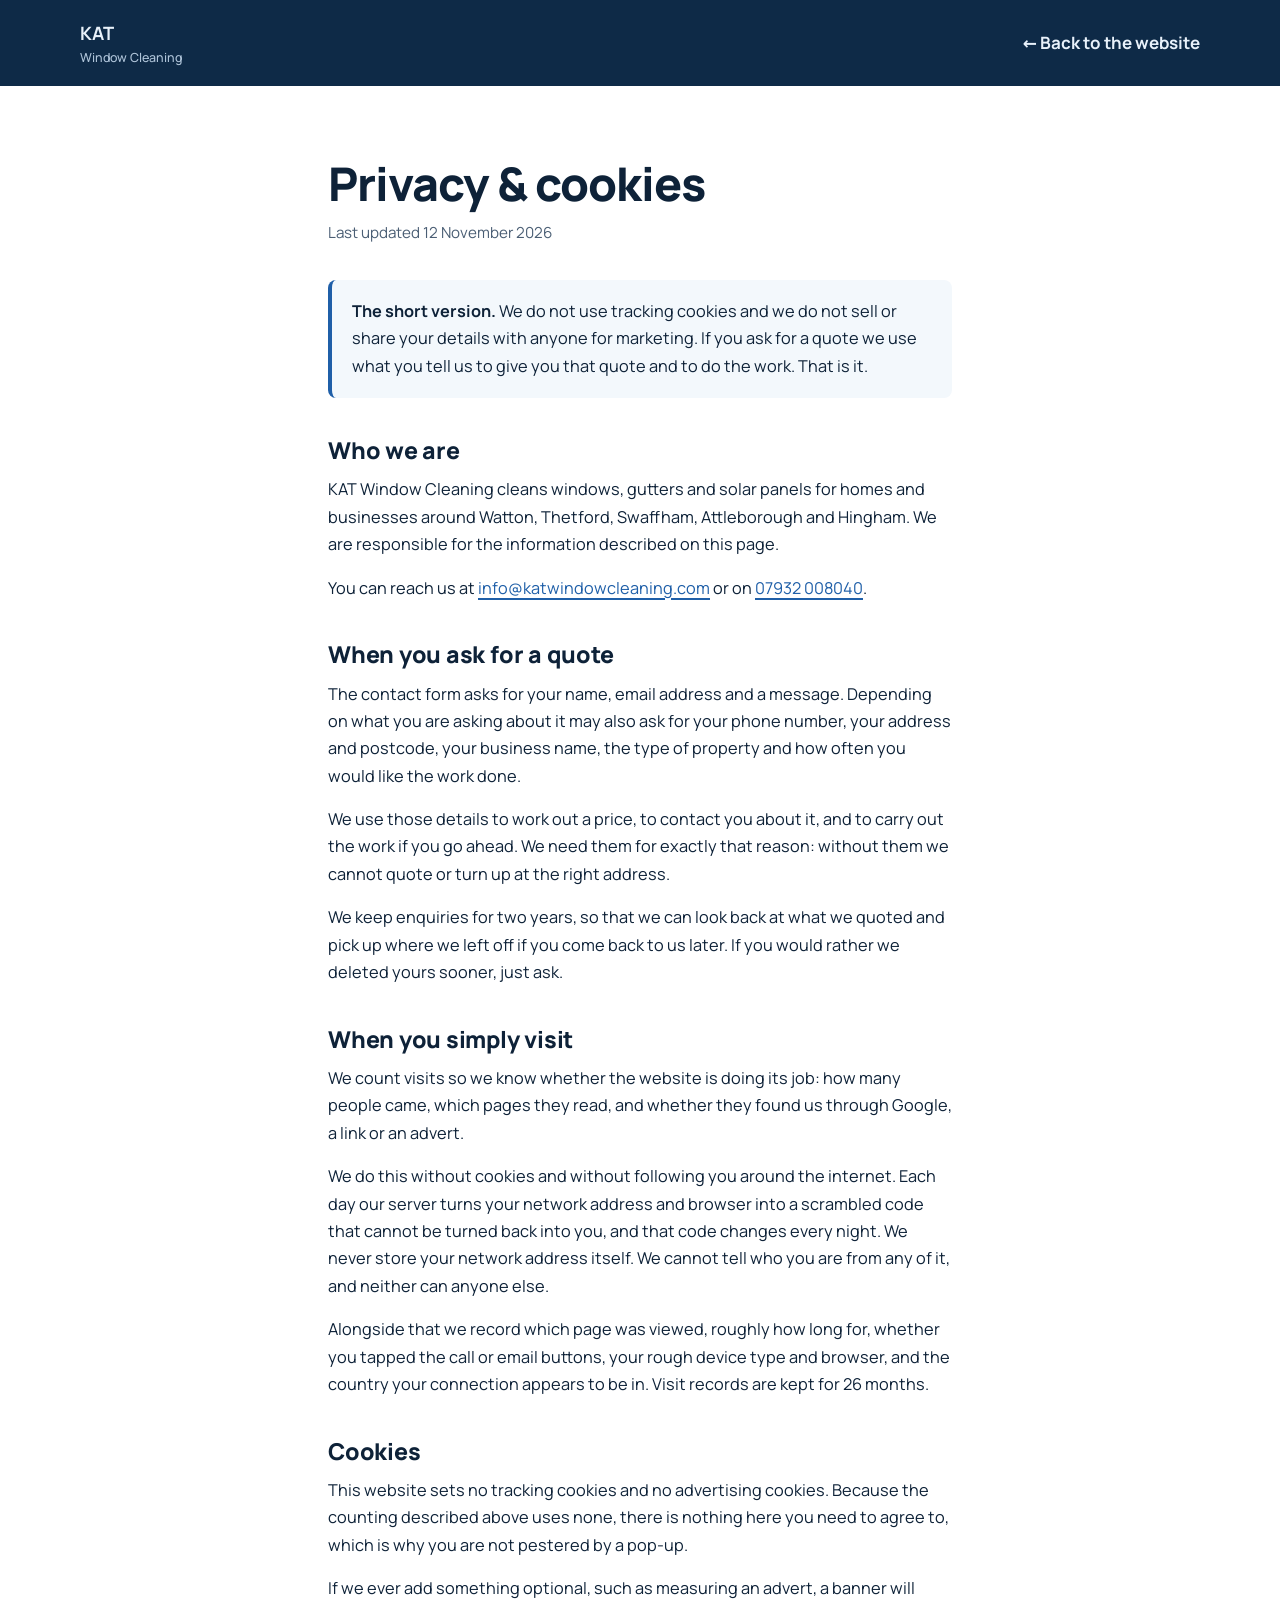
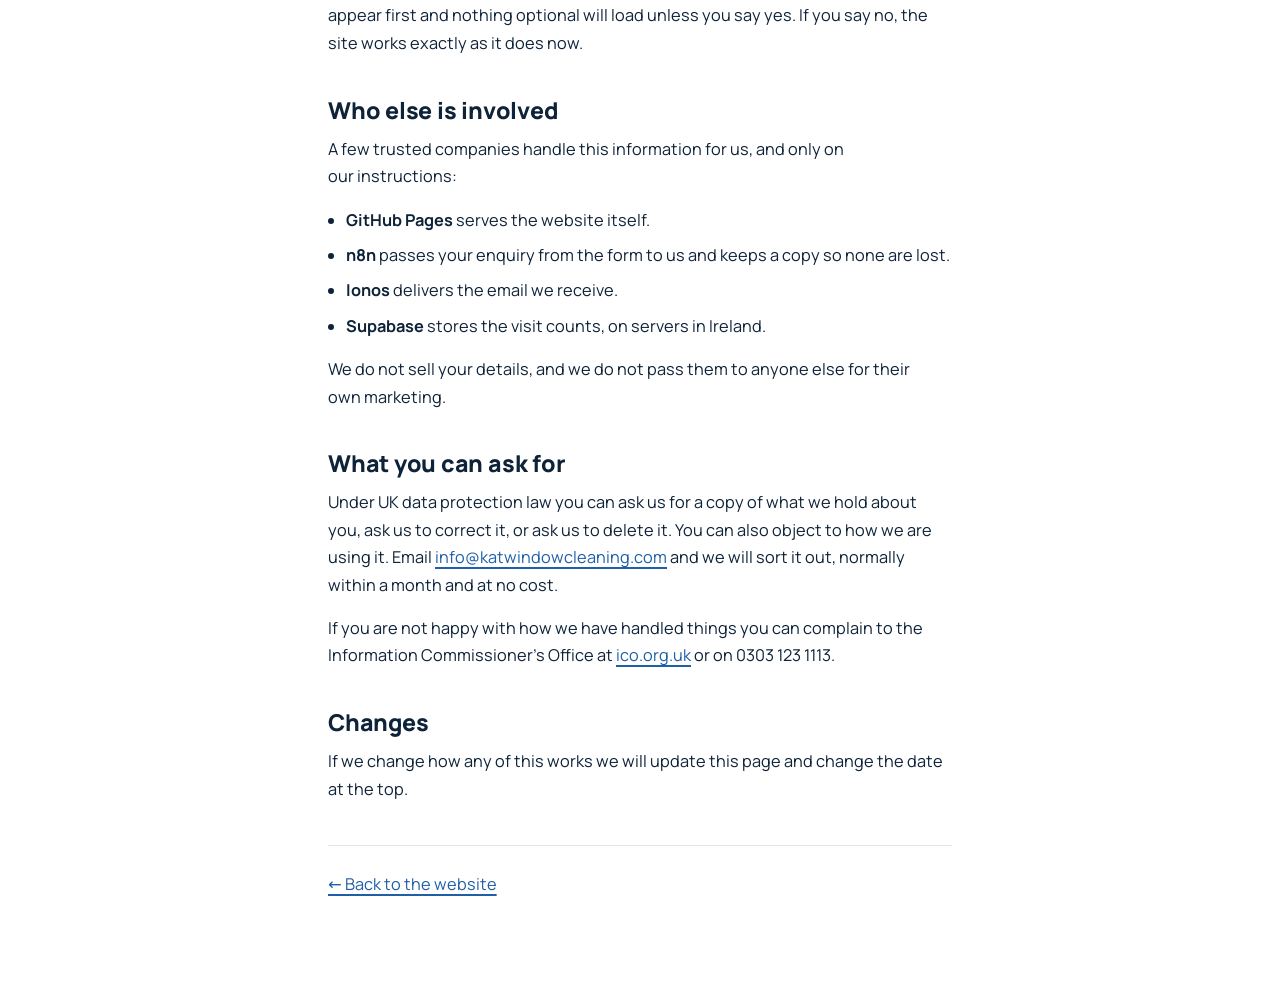
<file: privacy.html>
<!DOCTYPE html>
<html lang="en-GB">
<head>
<meta charset="utf-8">
<meta name="viewport" content="width=device-width, initial-scale=1">
<title>Privacy &amp; Cookies | KAT Window Cleaning</title>
<meta name="description" content="How KAT Window Cleaning handles your details when you ask for a quote or visit the website. Plain English, no tracking cookies.">
<meta name="robots" content="index, follow">
<link rel="canonical" href="https://katwindowcleaning.com/privacy.html">
<link rel="icon" href="favicon.ico">
<link rel="stylesheet" href="css/styles.css">
<style>
  .legal-header { background: var(--navy-800); padding: 1.1rem 0; }
  .legal-header .wrap { display: flex; align-items: center; justify-content: space-between; gap: 1rem; flex-wrap: wrap; }
  .legal-header a { color: var(--on-dark); text-decoration: none; font-weight: 700; }
  .legal-header a:hover { text-decoration: underline; }
  .legal-header .legal-brand { font-size: 1.15rem; letter-spacing: -.01em; }
  .legal-header .legal-brand span { display: block; font-size: .78rem; font-weight: 500; color: var(--on-dark-muted); letter-spacing: 0; }

  .legal { padding: clamp(2.5rem, 6vw, 4.5rem) 0 clamp(3rem, 7vw, 5rem); }
  .legal-inner { max-width: 44rem; }
  .legal h1 { font-size: clamp(2rem, 5vw, 2.9rem); line-height: 1.12; letter-spacing: -.02em; margin: 0 0 .6rem; }
  .legal .updated { color: var(--muted); font-size: .95rem; margin: 0 0 2.2rem; }
  .legal h2 { font-size: clamp(1.2rem, 2.6vw, 1.45rem); line-height: 1.25; margin: 2.4rem 0 .7rem; letter-spacing: -.01em; }
  .legal p, .legal li { font-size: 1.02rem; line-height: 1.68; color: var(--text); }
  .legal p { margin: 0 0 1rem; }
  .legal ul { margin: 0 0 1rem; padding-left: 1.15rem; }
  .legal li { margin-bottom: .5rem; }
  .legal a { color: var(--blue); }
  .legal .legal-summary { background: var(--mist); border-left: 4px solid var(--blue); border-radius: 8px; padding: 1.1rem 1.25rem; margin: 0 0 1.6rem; }
  .legal .legal-summary p:last-child { margin-bottom: 0; }
  .legal-foot { border-top: 1px solid var(--line); margin-top: 2.6rem; padding-top: 1.6rem; }
</style>
</head>
<body>

<header class="legal-header">
  <div class="wrap">
    <a class="legal-brand" href="index.html">KAT <span>Window Cleaning</span></a>
    <a href="index.html">&larr; Back to the website</a>
  </div>
</header>

<main class="legal">
  <div class="wrap legal-inner">

    <h1>Privacy &amp; cookies</h1>
    <p class="updated">Last updated 12 November 2026</p>

    <div class="legal-summary">
      <p><strong>The short version.</strong> We do not use tracking cookies and we do not sell or share your details with anyone for marketing. If you ask for a quote we use what you tell us to give you that quote and to do the work. That is it.</p>
    </div>

    <h2>Who we are</h2>
    <p>KAT Window Cleaning cleans windows, gutters and solar panels for homes and businesses around Watton, Thetford, Swaffham, Attleborough and Hingham. We are responsible for the information described on this page.</p>
    <p>You can reach us at <a href="mailto:info@katwindowcleaning.com">info@katwindowcleaning.com</a> or on <a href="tel:+447932008040">07932 008040</a>.</p>

    <h2>When you ask for a quote</h2>
    <p>The contact form asks for your name, email address and a message. Depending on what you are asking about it may also ask for your phone number, your address and postcode, your business name, the type of property and how often you would like the work done.</p>
    <p>We use those details to work out a price, to contact you about it, and to carry out the work if you go ahead. We need them for exactly that reason: without them we cannot quote or turn up at the right address.</p>
    <p>We keep enquiries for two years, so that we can look back at what we quoted and pick up where we left off if you come back to us later. If you would rather we deleted yours sooner, just ask.</p>

    <h2>When you simply visit</h2>
    <p>We count visits so we know whether the website is doing its job: how many people came, which pages they read, and whether they found us through Google, a link or an advert.</p>
    <p>We do this without cookies and without following you around the internet. Each day our server turns your network address and browser into a scrambled code that cannot be turned back into you, and that code changes every night. We never store your network address itself. We cannot tell who you are from any of it, and neither can anyone else.</p>
    <p>Alongside that we record which page was viewed, roughly how long for, whether you tapped the call or email buttons, your rough device type and browser, and the country your connection appears to be in. Visit records are kept for 26 months.</p>

    <h2>Cookies</h2>
    <p>This website sets no tracking cookies and no advertising cookies. Because the counting described above uses none, there is nothing here you need to agree to, which is why you are not pestered by a pop-up.</p>
    <p>If we ever add something optional, such as measuring an advert, a banner will appear first and nothing optional will load unless you say yes. If you say no, the site works exactly as it does now.</p>

    <h2>Who else is involved</h2>
    <p>A few trusted companies handle this information for us, and only on our instructions:</p>
    <ul>
      <li><strong>GitHub Pages</strong> serves the website itself.</li>
      <li><strong>n8n</strong> passes your enquiry from the form to us and keeps a copy so none are lost.</li>
      <li><strong>Ionos</strong> delivers the email we receive.</li>
      <li><strong>Supabase</strong> stores the visit counts, on servers in Ireland.</li>
    </ul>
    <p>We do not sell your details, and we do not pass them to anyone else for their own marketing.</p>

    <h2>What you can ask for</h2>
    <p>Under UK data protection law you can ask us for a copy of what we hold about you, ask us to correct it, or ask us to delete it. You can also object to how we are using it. Email <a href="mailto:info@katwindowcleaning.com">info@katwindowcleaning.com</a> and we will sort it out, normally within a month and at no cost.</p>
    <p>If you are not happy with how we have handled things you can complain to the Information Commissioner's Office at <a href="https://ico.org.uk" target="_blank" rel="noopener">ico.org.uk</a> or on 0303 123 1113.</p>

    <h2>Changes</h2>
    <p>If we change how any of this works we will update this page and change the date at the top.</p>

    <div class="legal-foot">
      <p><a href="index.html">&larr; Back to the website</a></p>
    </div>

  </div>
</main>

<script src="js/analytics.js" defer></script>
</body>
</html>
</file>
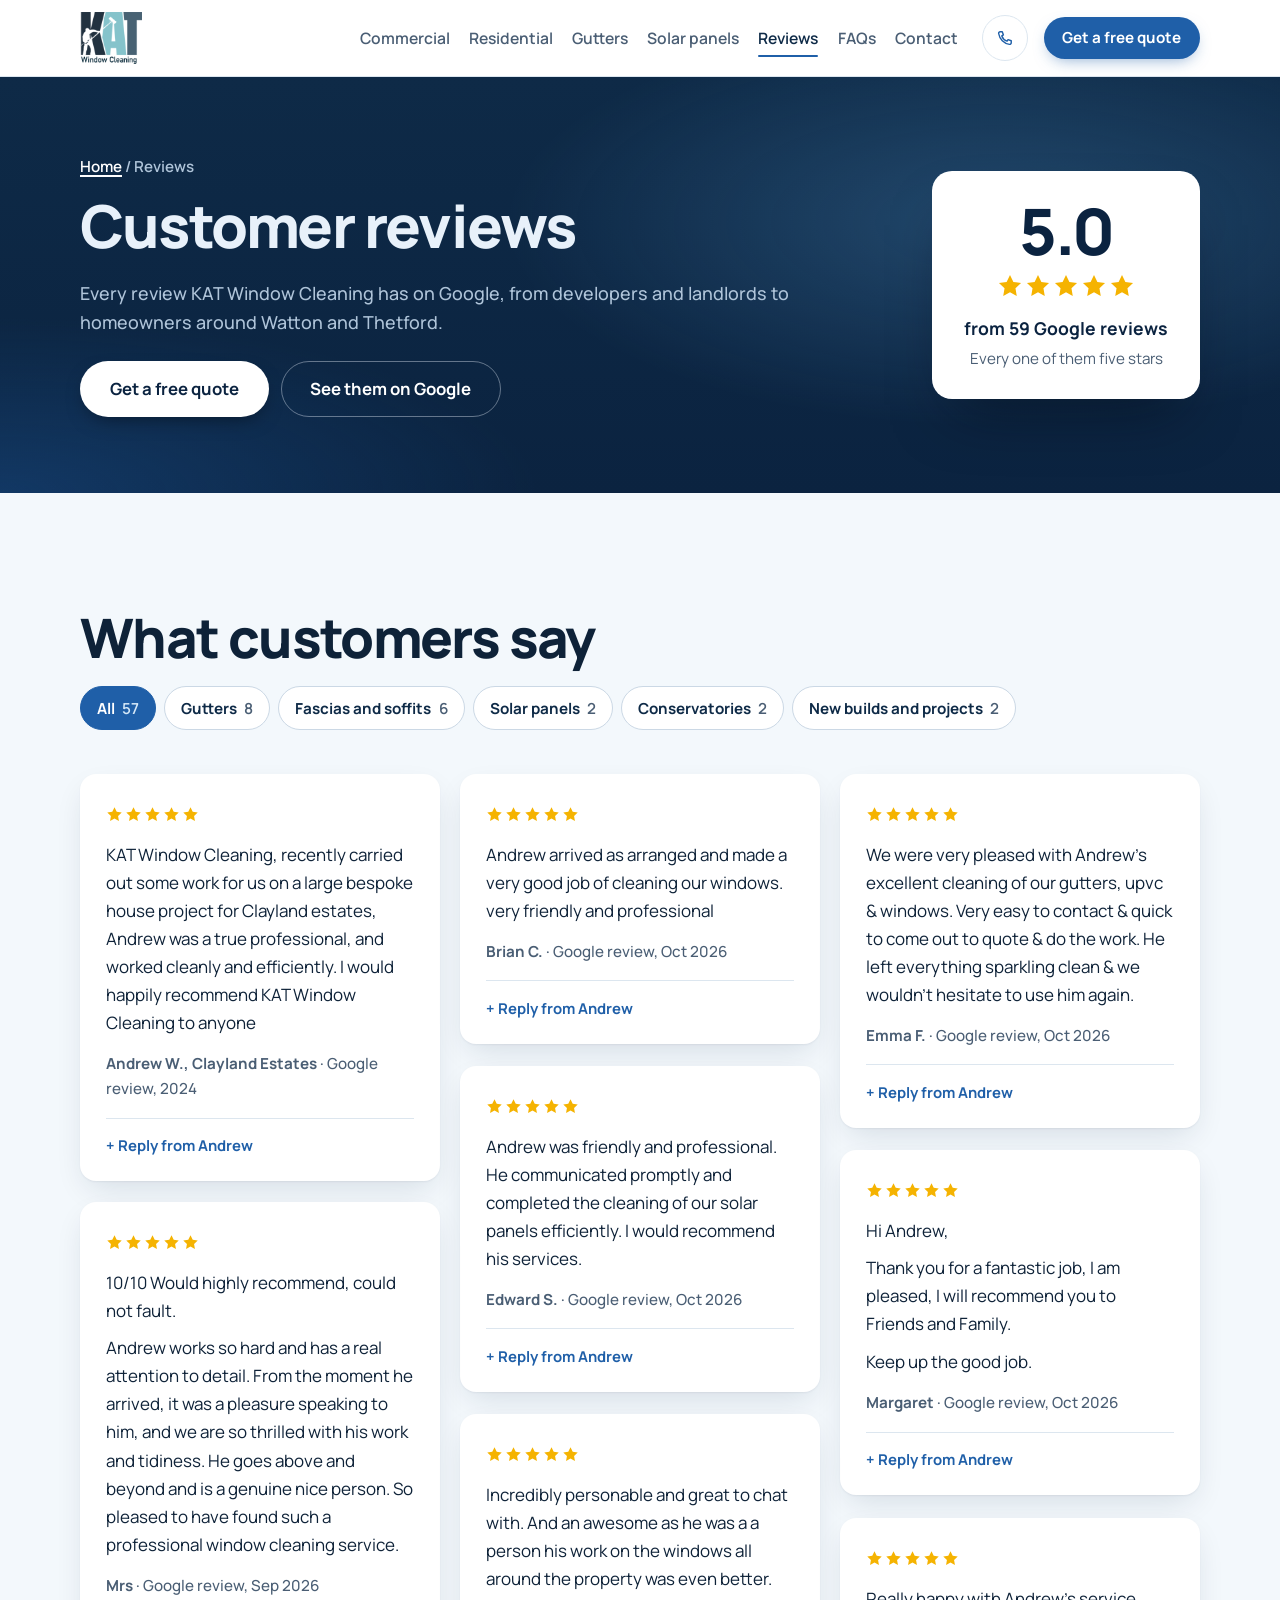
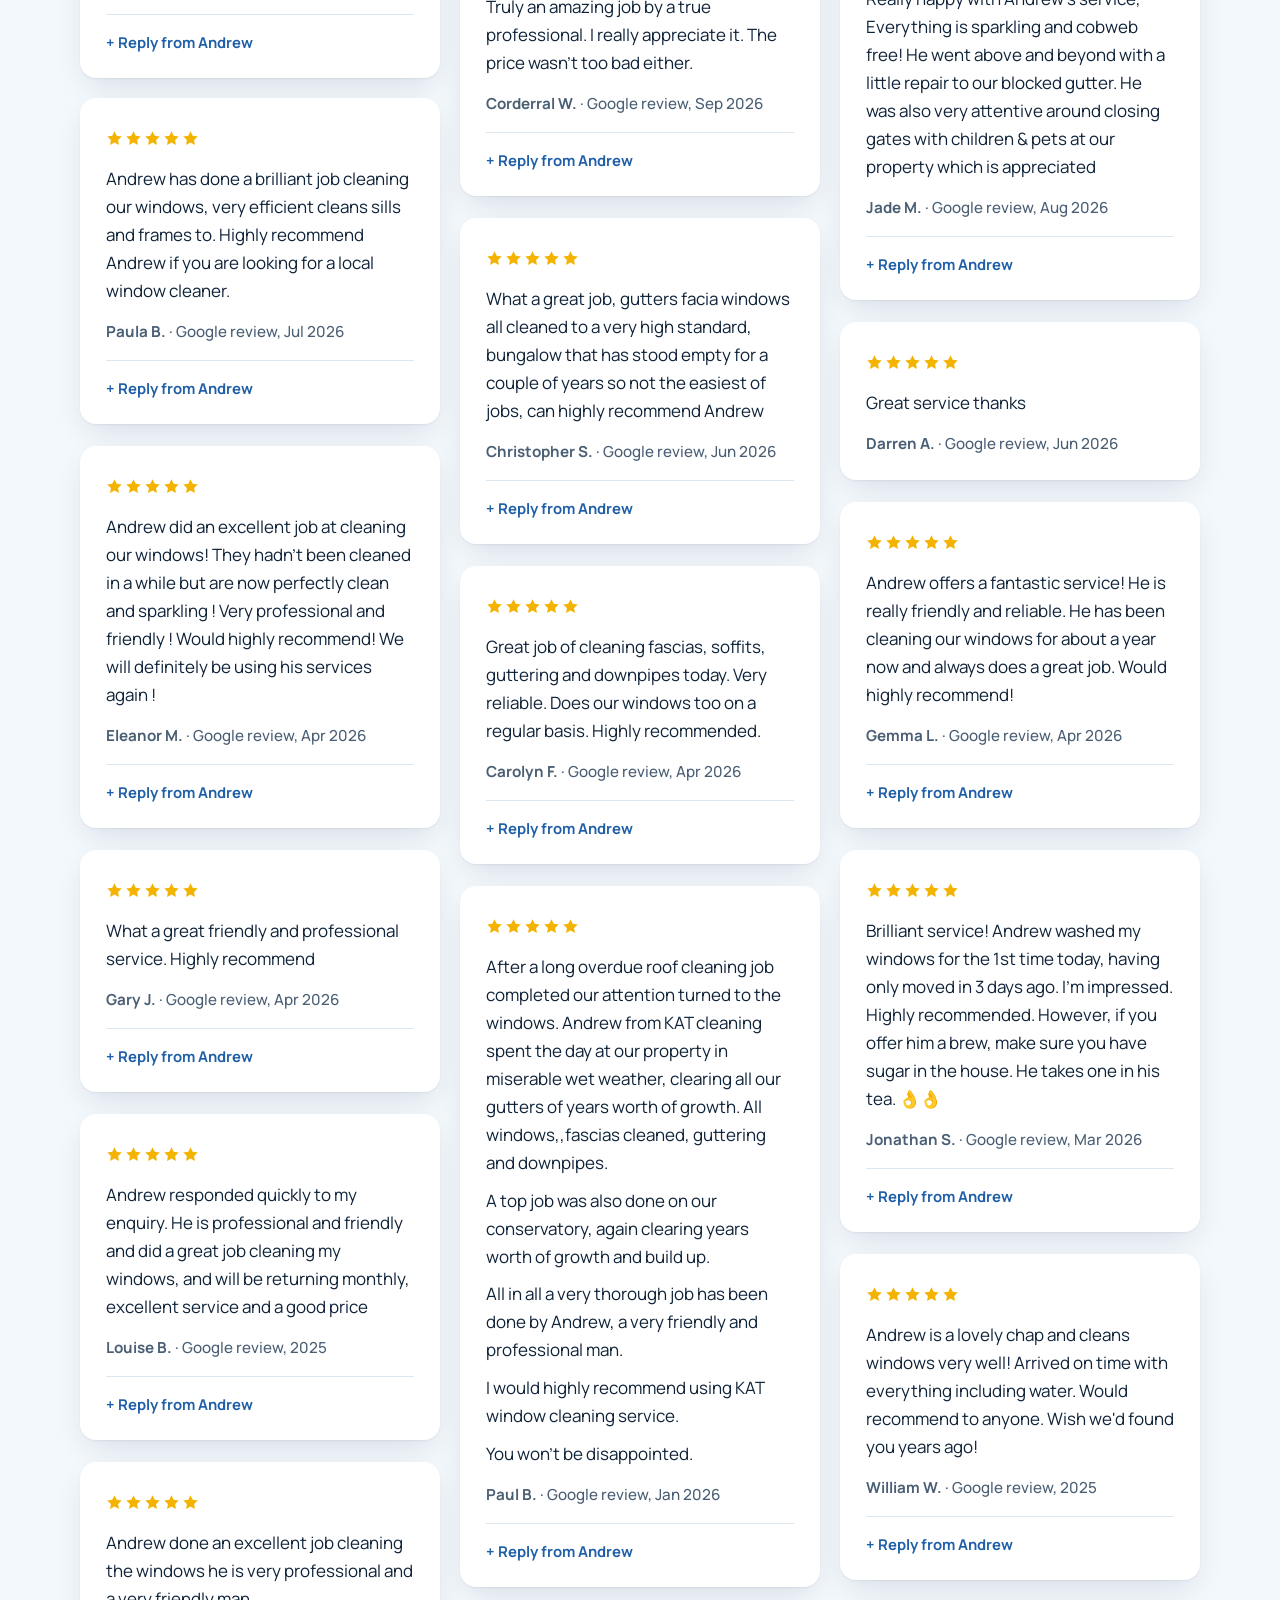
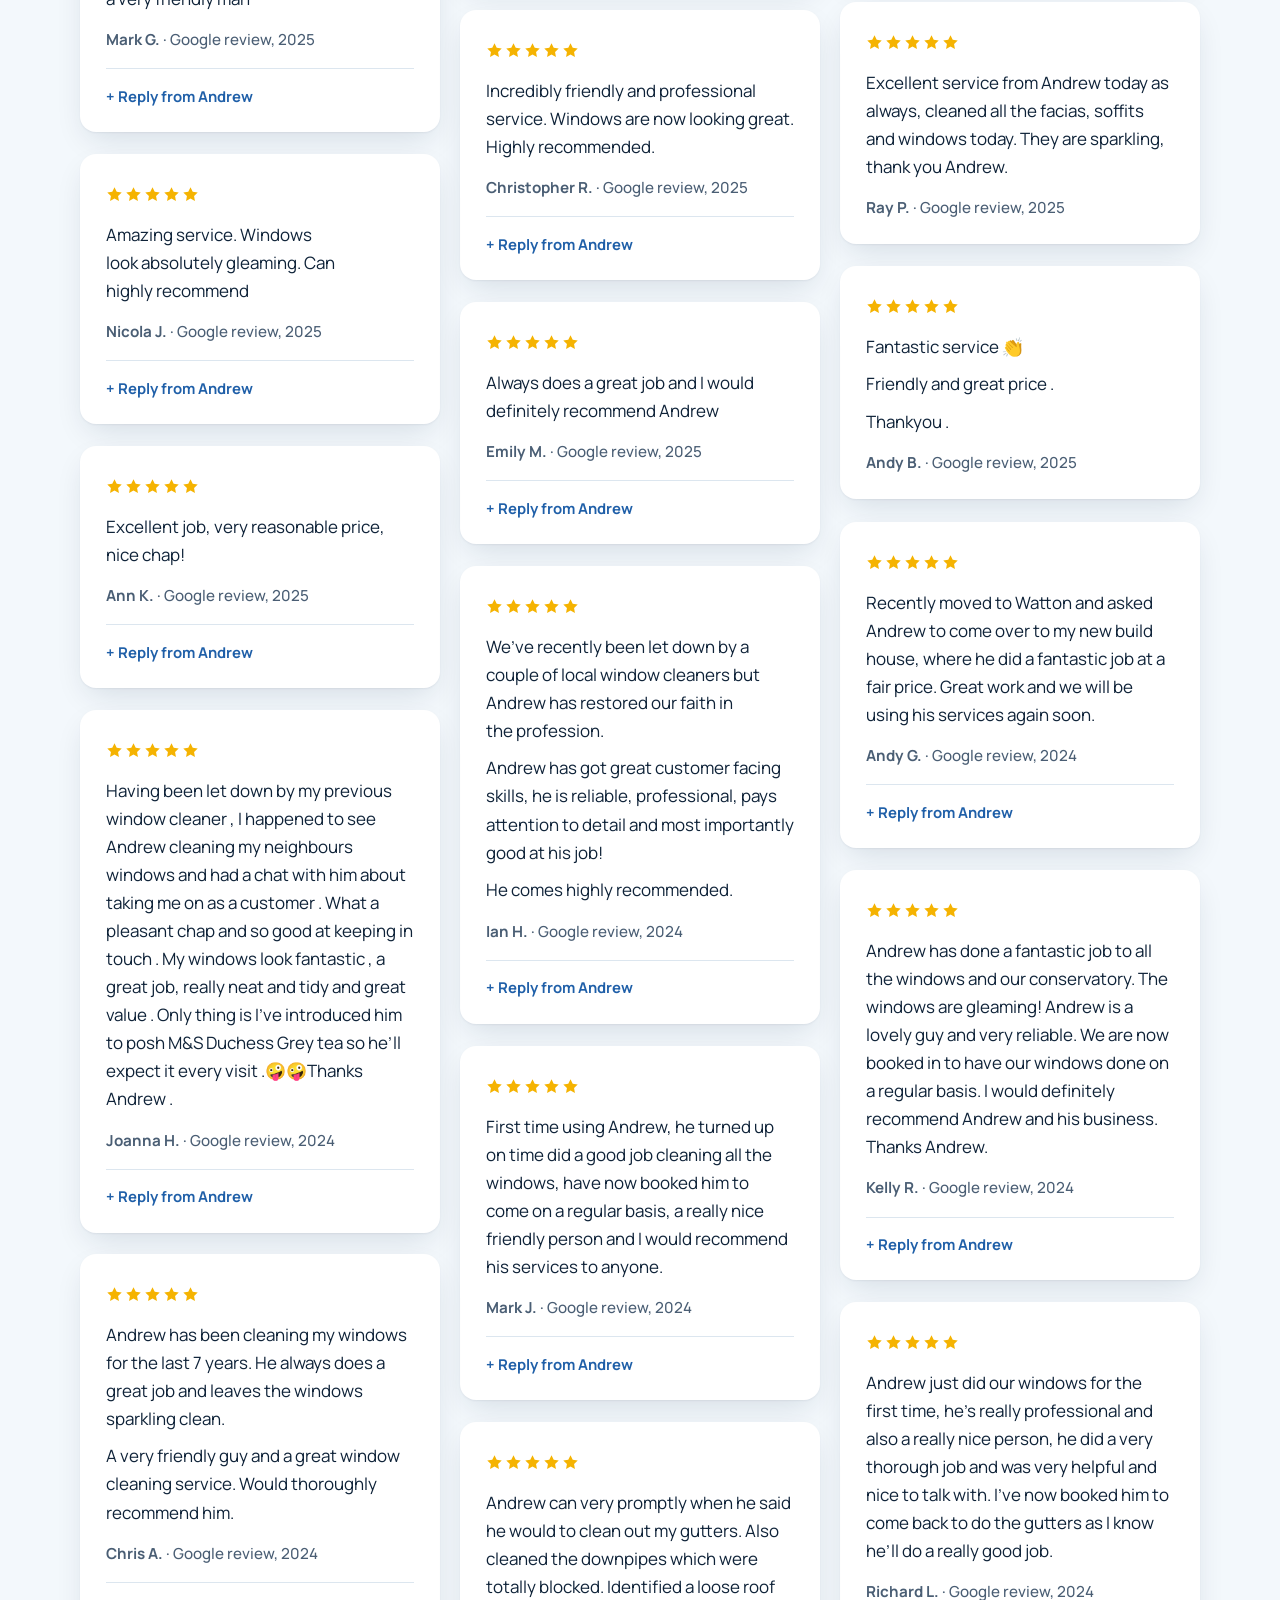
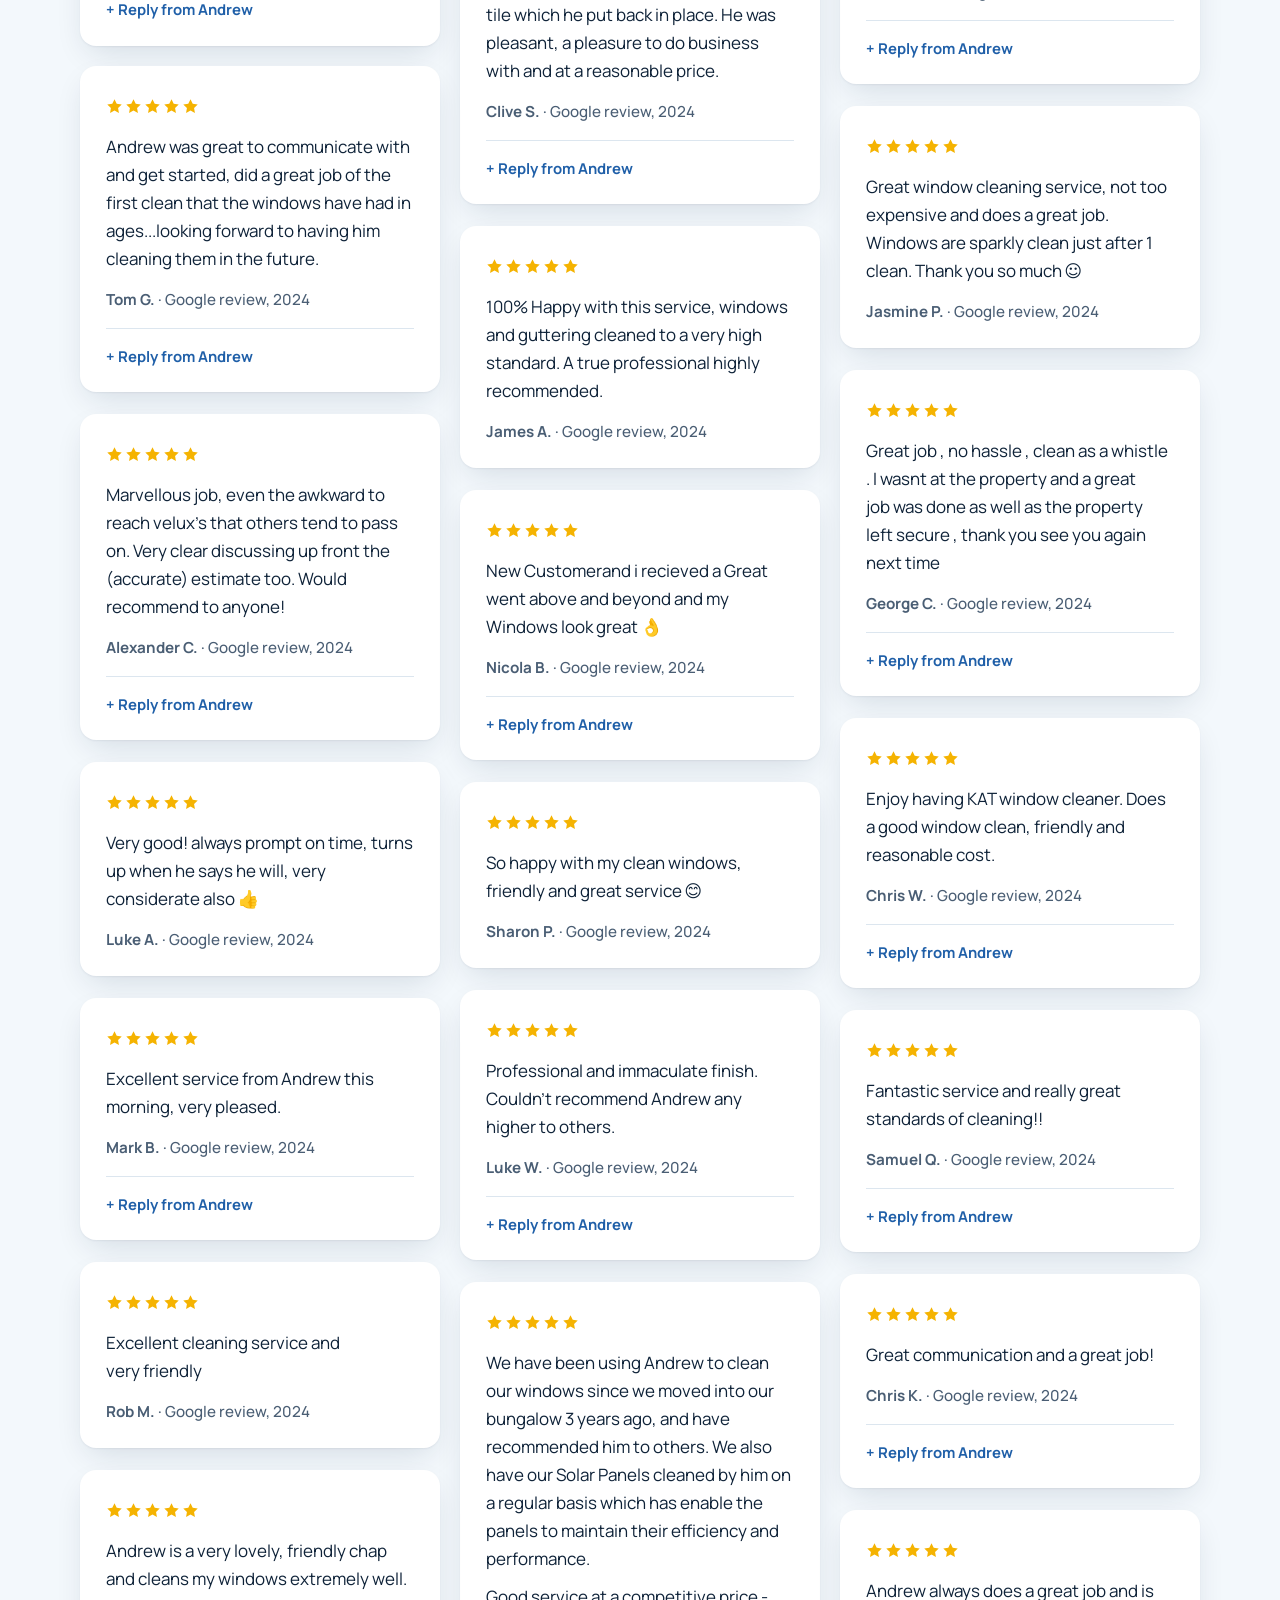
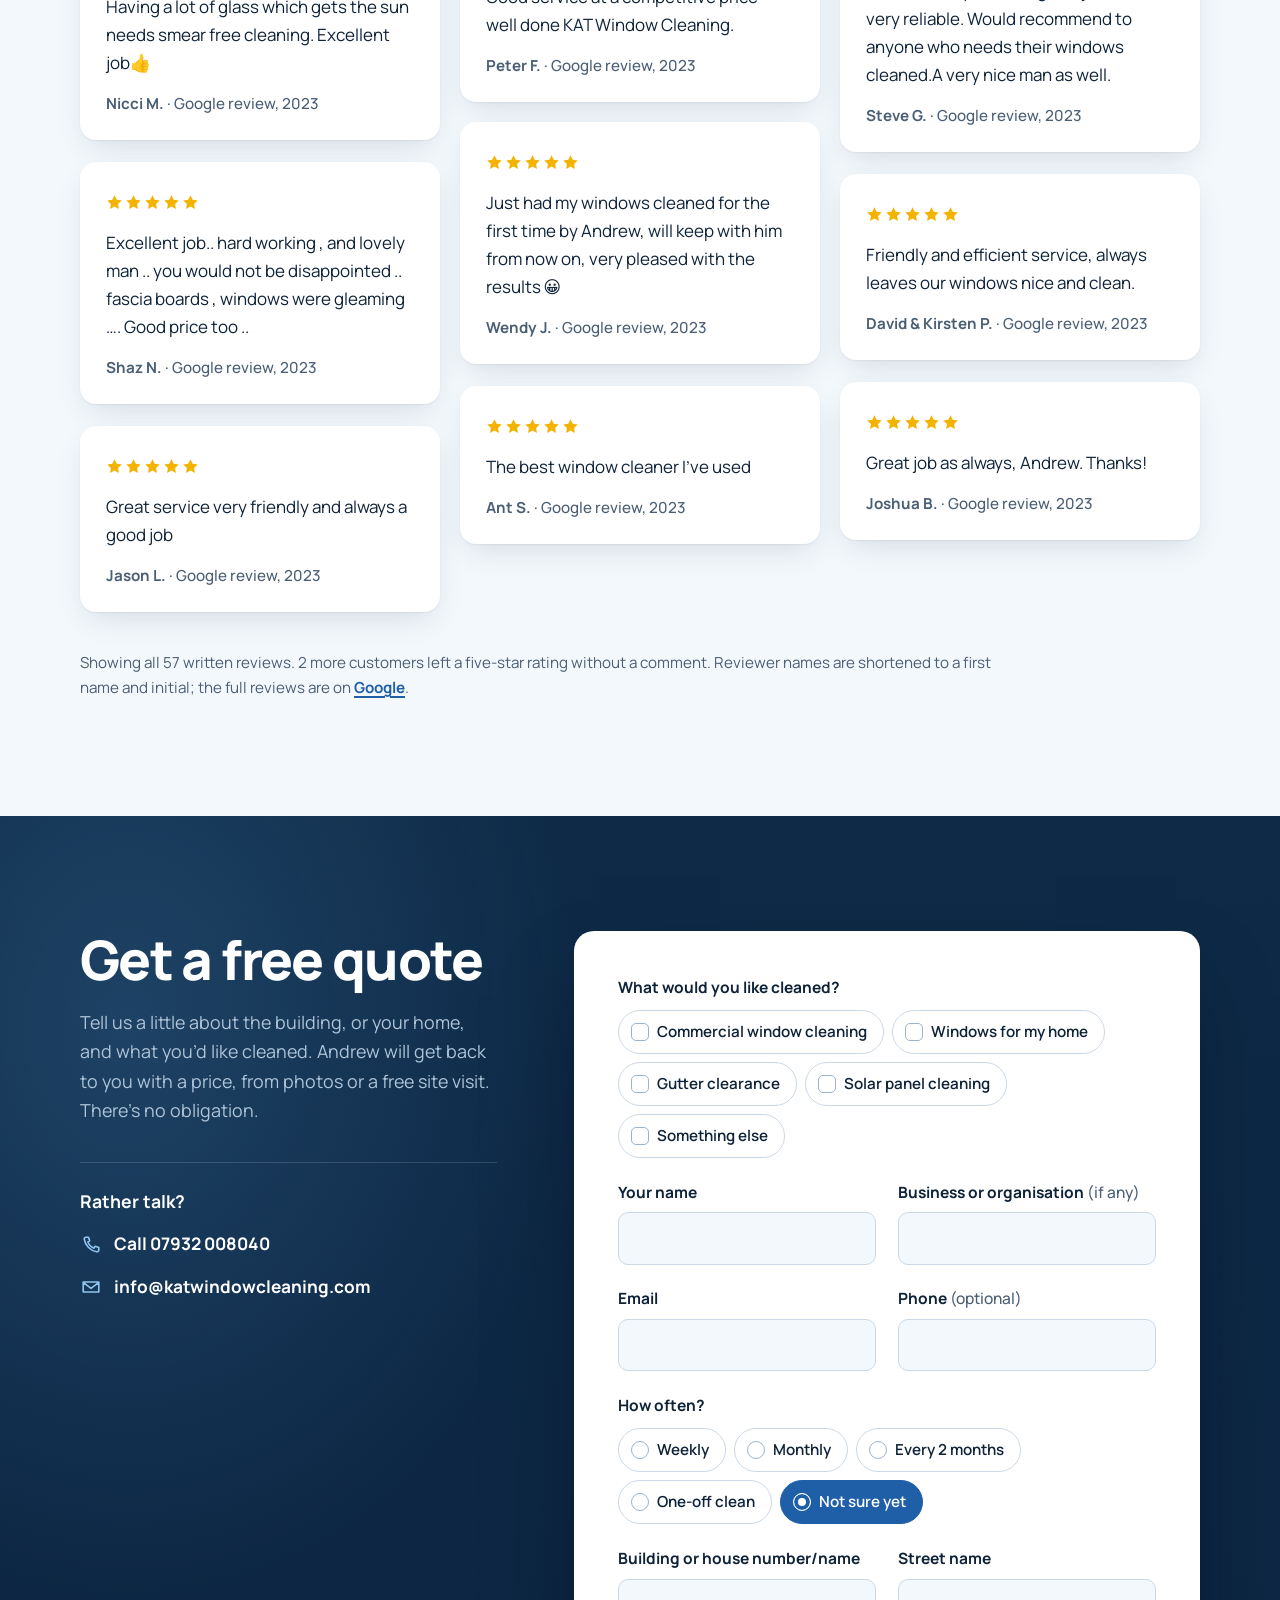
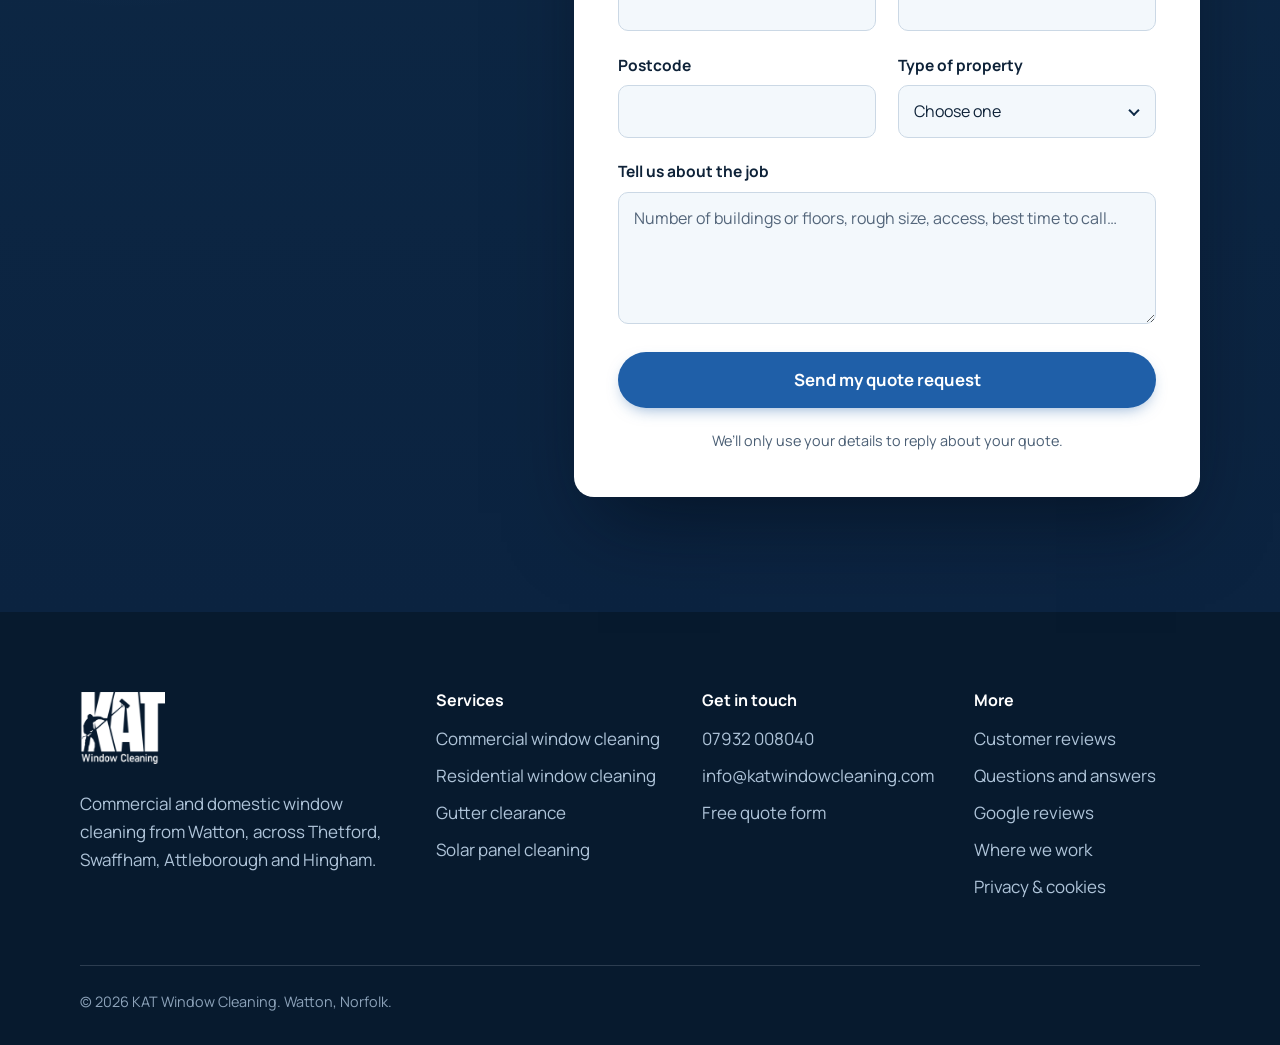
<file: reviews.html>
<!doctype html>
<html lang="en-GB">
<head>
  <meta charset="utf-8">
  <meta name="viewport" content="width=device-width, initial-scale=1">
  <title>Customer Reviews: 5.0 on Google | KAT Window Cleaning</title>
  <meta name="description" content="Read every Google review for KAT Window Cleaning in Watton: five stars from homeowners, landlords and developers across Thetford, Swaffham and Attleborough.">
  <link rel="canonical" href="https://katwindowcleaning.com/reviews.html">
  <meta name="theme-color" content="#0E2A47">
  <meta property="og:type" content="website">
  <meta property="og:site_name" content="KAT Window Cleaning">
  <meta property="og:title" content="Customer Reviews: 5.0 on Google | KAT Window Cleaning">
  <meta property="og:description" content="Read every Google review for KAT Window Cleaning in Watton: five stars from homeowners, landlords and developers across Thetford, Swaffham and Attleborough.">
  <meta property="og:url" content="https://katwindowcleaning.com/reviews.html">
  <meta property="og:image" content="https://katwindowcleaning.com/images/og-image.jpg">
  <meta property="og:locale" content="en_GB">
  <meta name="twitter:card" content="summary_large_image">
  <link rel="icon" href="favicon.ico" sizes="any">
  <link rel="icon" type="image/png" sizes="32x32" href="images/favicon-32.png">
  <link rel="apple-touch-icon" href="images/apple-touch-icon.png">
  <link rel="preload" href="assets/fonts/manrope-latin-800-normal.woff2" as="font" type="font/woff2" crossorigin>
  <link rel="preload" href="assets/fonts/manrope-latin-400-normal.woff2" as="font" type="font/woff2" crossorigin>
  <link rel="stylesheet" href="css/styles.css?v=0d11c814">
  <script type="application/ld+json">{"@context": "https://schema.org", "@type": "LocalBusiness", "@id": "https://katwindowcleaning.com/#business", "name": "KAT Window Cleaning", "url": "https://katwindowcleaning.com/", "telephone": "+447932008040", "email": "info@katwindowcleaning.com", "image": "https://katwindowcleaning.com/images/og-image.jpg", "logo": "https://katwindowcleaning.com/images/icon-512.png", "priceRange": "££", "address": {"@type": "PostalAddress", "addressLocality": "Watton", "addressRegion": "Norfolk", "addressCountry": "GB"}, "areaServed": [{"@type": "City", "name": "Watton"}, {"@type": "City", "name": "Thetford"}, {"@type": "City", "name": "Swaffham"}, {"@type": "City", "name": "Attleborough"}, {"@type": "City", "name": "Hingham"}, {"@type": "City", "name": "Great Hockham"}], "sameAs": ["https://www.google.com/maps?cid=2617828129169492736"], "founder": {"@type": "Person", "name": "Andrew"}, "hasOfferCatalog": {"@type": "OfferCatalog", "name": "Cleaning services", "itemListElement": [{"@type": "Offer", "itemOffered": {"@type": "Service", "name": "Window cleaning", "url": "https://katwindowcleaning.com/window-cleaning.html"}}, {"@type": "Offer", "itemOffered": {"@type": "Service", "name": "Commercial window cleaning", "url": "https://katwindowcleaning.com/commercial-window-cleaning.html"}}, {"@type": "Offer", "itemOffered": {"@type": "Service", "name": "Gutter clearance", "url": "https://katwindowcleaning.com/gutter-clearance.html"}}, {"@type": "Offer", "itemOffered": {"@type": "Service", "name": "Solar panel cleaning", "url": "https://katwindowcleaning.com/solar-panels.html"}}]}}</script>
  <script type="application/ld+json">{"@context": "https://schema.org", "@type": "BreadcrumbList", "itemListElement": [{"@type": "ListItem", "position": 1, "name": "Home", "item": "https://katwindowcleaning.com/"}, {"@type": "ListItem", "position": 2, "name": "Reviews", "item": "https://katwindowcleaning.com/reviews.html"}]}</script>
</head>
<body class="page-reviews">
  <a class="skip-link" href="#main">Skip to content</a>
  
  <header class="site-header" data-header>
    <div class="wrap header-inner">
      <a class="brand" href="index.html" aria-label="KAT Window Cleaning, home">
        <img class="brand-logo" src="images/KAT-Banner1.png" alt="" width="180" height="152">
        <span class="brand-text"><span class="brand-name">KAT</span><span class="brand-sub">Window Cleaning</span></span>
      </a>
      <nav class="site-nav" id="site-nav" aria-label="Main">
        <ul><li><a href="commercial-window-cleaning.html">Commercial</a></li><li><a href="window-cleaning.html">Residential</a></li><li><a href="gutter-clearance.html">Gutters</a></li><li><a href="solar-panels.html">Solar panels</a></li><li><a href="reviews.html" aria-current="page">Reviews</a></li><li><a href="faq.html">FAQs</a></li><li><a href="contact.html">Contact</a></li></ul>
      </nav>
      <div class="header-actions">
        <a class="header-phone" href="tel:+447932008040" aria-label="Call 07932 008040"><svg viewBox="0 0 24 24" aria-hidden="true"><path d="M6.6 3.5h2.6l1.4 4-2 1.3a11 11 0 0 0 6.6 6.6l1.3-2 4 1.4v2.6a2 2 0 0 1-2.2 2A16.5 16.5 0 0 1 4.6 5.7a2 2 0 0 1 2-2.2Z" fill="none" stroke="currentColor" stroke-width="1.8" stroke-linejoin="round"/></svg><span>07932 008040</span></a>
        <a class="btn btn-ink btn-sm header-cta" href="#quote">Get a free quote</a>
        <button class="nav-toggle" type="button" aria-expanded="false" aria-controls="site-nav" data-nav-toggle>
          <span class="nav-toggle-bars" aria-hidden="true"></span>
          <span class="visually-hidden">Menu</span>
        </button>
      </div>
    </div>
  </header>

  <main id="main">
    <section class="hero page-hero page-hero-simple" id="top" aria-labelledby="page-title">
      <div class="wrap reviews-hero">
        <div>
          <p class="crumbs"><a href="index.html">Home</a> <span aria-hidden="true">/</span> Reviews</p>
          <h1 id="page-title">Customer reviews</h1>
          <p class="lede">Every review KAT Window Cleaning has on Google, from developers and landlords to homeowners around Watton and Thetford.</p>
          <div class="cover-actions" data-hero-actions>
            <a class="btn btn-ink btn-lg" href="#quote">Get a free quote</a>
            <a class="btn btn-line btn-lg" href="https://www.google.com/maps?cid=2617828129169492736" target="_blank" rel="noopener">See them on Google</a>
          </div>
        </div>
        <div class="rating-card" aria-label="Rated 5.0 out of 5 from 59 Google reviews">
          <p class="rating-big">5.0</p>
          <p class="rating-stars"><span class="stars" role="img" aria-label="5 out of 5 stars"><svg viewBox="0 0 20 20" aria-hidden="true"><path d="M10 1.5l2.6 5.4 5.9.8-4.3 4.1 1 5.8L10 14.8l-5.2 2.8 1-5.8L1.5 7.7l5.9-.8z"/></svg><svg viewBox="0 0 20 20" aria-hidden="true"><path d="M10 1.5l2.6 5.4 5.9.8-4.3 4.1 1 5.8L10 14.8l-5.2 2.8 1-5.8L1.5 7.7l5.9-.8z"/></svg><svg viewBox="0 0 20 20" aria-hidden="true"><path d="M10 1.5l2.6 5.4 5.9.8-4.3 4.1 1 5.8L10 14.8l-5.2 2.8 1-5.8L1.5 7.7l5.9-.8z"/></svg><svg viewBox="0 0 20 20" aria-hidden="true"><path d="M10 1.5l2.6 5.4 5.9.8-4.3 4.1 1 5.8L10 14.8l-5.2 2.8 1-5.8L1.5 7.7l5.9-.8z"/></svg><svg viewBox="0 0 20 20" aria-hidden="true"><path d="M10 1.5l2.6 5.4 5.9.8-4.3 4.1 1 5.8L10 14.8l-5.2 2.8 1-5.8L1.5 7.7l5.9-.8z"/></svg></span></p>
          <p class="rating-count">from 59 Google reviews</p>
          <p class="rating-note">Every one of them five stars</p>
        </div>
      </div>
    </section>
    <section class="section reviews reviews-page" aria-labelledby="all-reviews-title">
      <div class="wrap">
        <div class="reviews-toolbar">
          <h2 id="all-reviews-title">What customers say</h2>
          <div class="filter-chips" role="group" aria-label="Show reviews about"><button type="button" class="filter-chip" data-filter="all" aria-pressed="true">All <span>57</span></button><button type="button" class="filter-chip" data-filter="gutters" aria-pressed="false">Gutters <span>8</span></button><button type="button" class="filter-chip" data-filter="fascias" aria-pressed="false">Fascias and soffits <span>6</span></button><button type="button" class="filter-chip" data-filter="solar" aria-pressed="false">Solar panels <span>2</span></button><button type="button" class="filter-chip" data-filter="conservatory" aria-pressed="false">Conservatories <span>2</span></button><button type="button" class="filter-chip" data-filter="newbuild" aria-pressed="false">New builds and projects <span>2</span></button></div>
        </div>
        <ul class="review-wall" role="list" data-review-wall>
          <li class="review review-card" data-tags="newbuild">
            <span class="stars" role="img" aria-label="5 out of 5 stars"><svg viewBox="0 0 20 20" aria-hidden="true"><path d="M10 1.5l2.6 5.4 5.9.8-4.3 4.1 1 5.8L10 14.8l-5.2 2.8 1-5.8L1.5 7.7l5.9-.8z"/></svg><svg viewBox="0 0 20 20" aria-hidden="true"><path d="M10 1.5l2.6 5.4 5.9.8-4.3 4.1 1 5.8L10 14.8l-5.2 2.8 1-5.8L1.5 7.7l5.9-.8z"/></svg><svg viewBox="0 0 20 20" aria-hidden="true"><path d="M10 1.5l2.6 5.4 5.9.8-4.3 4.1 1 5.8L10 14.8l-5.2 2.8 1-5.8L1.5 7.7l5.9-.8z"/></svg><svg viewBox="0 0 20 20" aria-hidden="true"><path d="M10 1.5l2.6 5.4 5.9.8-4.3 4.1 1 5.8L10 14.8l-5.2 2.8 1-5.8L1.5 7.7l5.9-.8z"/></svg><svg viewBox="0 0 20 20" aria-hidden="true"><path d="M10 1.5l2.6 5.4 5.9.8-4.3 4.1 1 5.8L10 14.8l-5.2 2.8 1-5.8L1.5 7.7l5.9-.8z"/></svg></span>
            <blockquote><p>KAT Window Cleaning, recently carried out some work for us on a large bespoke house project for Clayland estates, Andrew was a true professional, and worked cleanly and efficiently. I would happily recommend KAT Window Cleaning to anyone</p></blockquote>
            <p class="review-by">Andrew W., Clayland Estates <span class="review-when">· Google review, 2024</span></p>
            <details class="review-reply"><summary>Reply from Andrew</summary><p>Thank you Andrew for facilitating our work with the best conditions and great support from your staff.</p></details>
          </li>
          <li class="review review-card" data-tags="">
            <span class="stars" role="img" aria-label="5 out of 5 stars"><svg viewBox="0 0 20 20" aria-hidden="true"><path d="M10 1.5l2.6 5.4 5.9.8-4.3 4.1 1 5.8L10 14.8l-5.2 2.8 1-5.8L1.5 7.7l5.9-.8z"/></svg><svg viewBox="0 0 20 20" aria-hidden="true"><path d="M10 1.5l2.6 5.4 5.9.8-4.3 4.1 1 5.8L10 14.8l-5.2 2.8 1-5.8L1.5 7.7l5.9-.8z"/></svg><svg viewBox="0 0 20 20" aria-hidden="true"><path d="M10 1.5l2.6 5.4 5.9.8-4.3 4.1 1 5.8L10 14.8l-5.2 2.8 1-5.8L1.5 7.7l5.9-.8z"/></svg><svg viewBox="0 0 20 20" aria-hidden="true"><path d="M10 1.5l2.6 5.4 5.9.8-4.3 4.1 1 5.8L10 14.8l-5.2 2.8 1-5.8L1.5 7.7l5.9-.8z"/></svg><svg viewBox="0 0 20 20" aria-hidden="true"><path d="M10 1.5l2.6 5.4 5.9.8-4.3 4.1 1 5.8L10 14.8l-5.2 2.8 1-5.8L1.5 7.7l5.9-.8z"/></svg></span>
            <blockquote><p>Andrew arrived as arranged and made a very good job of cleaning our windows. very friendly and professional</p></blockquote>
            <p class="review-by">Brian C. <span class="review-when">· Google review, Oct 2026</span></p>
            <details class="review-reply"><summary>Reply from Andrew</summary><p>Thank you for your review. A thorough service is always top of our list.</p></details>
          </li>
          <li class="review review-card" data-tags="gutters fascias">
            <span class="stars" role="img" aria-label="5 out of 5 stars"><svg viewBox="0 0 20 20" aria-hidden="true"><path d="M10 1.5l2.6 5.4 5.9.8-4.3 4.1 1 5.8L10 14.8l-5.2 2.8 1-5.8L1.5 7.7l5.9-.8z"/></svg><svg viewBox="0 0 20 20" aria-hidden="true"><path d="M10 1.5l2.6 5.4 5.9.8-4.3 4.1 1 5.8L10 14.8l-5.2 2.8 1-5.8L1.5 7.7l5.9-.8z"/></svg><svg viewBox="0 0 20 20" aria-hidden="true"><path d="M10 1.5l2.6 5.4 5.9.8-4.3 4.1 1 5.8L10 14.8l-5.2 2.8 1-5.8L1.5 7.7l5.9-.8z"/></svg><svg viewBox="0 0 20 20" aria-hidden="true"><path d="M10 1.5l2.6 5.4 5.9.8-4.3 4.1 1 5.8L10 14.8l-5.2 2.8 1-5.8L1.5 7.7l5.9-.8z"/></svg><svg viewBox="0 0 20 20" aria-hidden="true"><path d="M10 1.5l2.6 5.4 5.9.8-4.3 4.1 1 5.8L10 14.8l-5.2 2.8 1-5.8L1.5 7.7l5.9-.8z"/></svg></span>
            <blockquote><p>We were very pleased with Andrew&#x27;s excellent cleaning of our gutters, upvc &amp; windows. Very easy to contact &amp; quick to come out to quote &amp; do the work. He left everything sparkling clean &amp; we wouldn&#x27;t hesitate to use him again.</p></blockquote>
            <p class="review-by">Emma F. <span class="review-when">· Google review, Oct 2026</span></p>
            <details class="review-reply"><summary>Reply from Andrew</summary><p>Thank you for your custom Emma, and for taking the time to review. It was a pleasure to work at your home.</p></details>
          </li>
          <li class="review review-card" data-tags="solar">
            <span class="stars" role="img" aria-label="5 out of 5 stars"><svg viewBox="0 0 20 20" aria-hidden="true"><path d="M10 1.5l2.6 5.4 5.9.8-4.3 4.1 1 5.8L10 14.8l-5.2 2.8 1-5.8L1.5 7.7l5.9-.8z"/></svg><svg viewBox="0 0 20 20" aria-hidden="true"><path d="M10 1.5l2.6 5.4 5.9.8-4.3 4.1 1 5.8L10 14.8l-5.2 2.8 1-5.8L1.5 7.7l5.9-.8z"/></svg><svg viewBox="0 0 20 20" aria-hidden="true"><path d="M10 1.5l2.6 5.4 5.9.8-4.3 4.1 1 5.8L10 14.8l-5.2 2.8 1-5.8L1.5 7.7l5.9-.8z"/></svg><svg viewBox="0 0 20 20" aria-hidden="true"><path d="M10 1.5l2.6 5.4 5.9.8-4.3 4.1 1 5.8L10 14.8l-5.2 2.8 1-5.8L1.5 7.7l5.9-.8z"/></svg><svg viewBox="0 0 20 20" aria-hidden="true"><path d="M10 1.5l2.6 5.4 5.9.8-4.3 4.1 1 5.8L10 14.8l-5.2 2.8 1-5.8L1.5 7.7l5.9-.8z"/></svg></span>
            <blockquote><p>Andrew was friendly and professional.  He communicated promptly and completed the cleaning of our solar panels efficiently. I would recommend his services.</p></blockquote>
            <p class="review-by">Edward S. <span class="review-when">· Google review, Oct 2026</span></p>
            <details class="review-reply"><summary>Reply from Andrew</summary><p>Thank you for your great review Edward. We&#x27;re happy to give you our best service.</p></details>
          </li>
          <li class="review review-card" data-tags="">
            <span class="stars" role="img" aria-label="5 out of 5 stars"><svg viewBox="0 0 20 20" aria-hidden="true"><path d="M10 1.5l2.6 5.4 5.9.8-4.3 4.1 1 5.8L10 14.8l-5.2 2.8 1-5.8L1.5 7.7l5.9-.8z"/></svg><svg viewBox="0 0 20 20" aria-hidden="true"><path d="M10 1.5l2.6 5.4 5.9.8-4.3 4.1 1 5.8L10 14.8l-5.2 2.8 1-5.8L1.5 7.7l5.9-.8z"/></svg><svg viewBox="0 0 20 20" aria-hidden="true"><path d="M10 1.5l2.6 5.4 5.9.8-4.3 4.1 1 5.8L10 14.8l-5.2 2.8 1-5.8L1.5 7.7l5.9-.8z"/></svg><svg viewBox="0 0 20 20" aria-hidden="true"><path d="M10 1.5l2.6 5.4 5.9.8-4.3 4.1 1 5.8L10 14.8l-5.2 2.8 1-5.8L1.5 7.7l5.9-.8z"/></svg><svg viewBox="0 0 20 20" aria-hidden="true"><path d="M10 1.5l2.6 5.4 5.9.8-4.3 4.1 1 5.8L10 14.8l-5.2 2.8 1-5.8L1.5 7.7l5.9-.8z"/></svg></span>
            <blockquote><p>Hi Andrew,</p><p>Thank you for a fantastic job, I am pleased, I will recommend you to Friends and Family.</p><p>Keep up the good job.</p></blockquote>
            <p class="review-by">Margaret <span class="review-when">· Google review, Oct 2026</span></p>
            <details class="review-reply"><summary>Reply from Andrew</summary><p>Thank you for your great review Margaret. Looking forward to providing the same high standards to your friends and family.</p></details>
          </li>
          <li class="review review-card" data-tags="">
            <span class="stars" role="img" aria-label="5 out of 5 stars"><svg viewBox="0 0 20 20" aria-hidden="true"><path d="M10 1.5l2.6 5.4 5.9.8-4.3 4.1 1 5.8L10 14.8l-5.2 2.8 1-5.8L1.5 7.7l5.9-.8z"/></svg><svg viewBox="0 0 20 20" aria-hidden="true"><path d="M10 1.5l2.6 5.4 5.9.8-4.3 4.1 1 5.8L10 14.8l-5.2 2.8 1-5.8L1.5 7.7l5.9-.8z"/></svg><svg viewBox="0 0 20 20" aria-hidden="true"><path d="M10 1.5l2.6 5.4 5.9.8-4.3 4.1 1 5.8L10 14.8l-5.2 2.8 1-5.8L1.5 7.7l5.9-.8z"/></svg><svg viewBox="0 0 20 20" aria-hidden="true"><path d="M10 1.5l2.6 5.4 5.9.8-4.3 4.1 1 5.8L10 14.8l-5.2 2.8 1-5.8L1.5 7.7l5.9-.8z"/></svg><svg viewBox="0 0 20 20" aria-hidden="true"><path d="M10 1.5l2.6 5.4 5.9.8-4.3 4.1 1 5.8L10 14.8l-5.2 2.8 1-5.8L1.5 7.7l5.9-.8z"/></svg></span>
            <blockquote><p>10/10 Would highly recommend, could not fault.</p><p>Andrew works so hard and has a real attention to detail. From the moment he arrived, it was a pleasure speaking to him, and we are so thrilled with his work and tidiness. He goes above and beyond and is a genuine nice person. So pleased to have found such a professional window cleaning service.</p></blockquote>
            <p class="review-by">Mrs <span class="review-when">· Google review, Sep 2026</span></p>
            <details class="review-reply"><summary>Reply from Andrew</summary><p>Sincere thanks for your excellent communication and custom. It was a geniuine pleasure working for you. Looking forward to maintaining the same high standards in the future.</p></details>
          </li>
          <li class="review review-card" data-tags="">
            <span class="stars" role="img" aria-label="5 out of 5 stars"><svg viewBox="0 0 20 20" aria-hidden="true"><path d="M10 1.5l2.6 5.4 5.9.8-4.3 4.1 1 5.8L10 14.8l-5.2 2.8 1-5.8L1.5 7.7l5.9-.8z"/></svg><svg viewBox="0 0 20 20" aria-hidden="true"><path d="M10 1.5l2.6 5.4 5.9.8-4.3 4.1 1 5.8L10 14.8l-5.2 2.8 1-5.8L1.5 7.7l5.9-.8z"/></svg><svg viewBox="0 0 20 20" aria-hidden="true"><path d="M10 1.5l2.6 5.4 5.9.8-4.3 4.1 1 5.8L10 14.8l-5.2 2.8 1-5.8L1.5 7.7l5.9-.8z"/></svg><svg viewBox="0 0 20 20" aria-hidden="true"><path d="M10 1.5l2.6 5.4 5.9.8-4.3 4.1 1 5.8L10 14.8l-5.2 2.8 1-5.8L1.5 7.7l5.9-.8z"/></svg><svg viewBox="0 0 20 20" aria-hidden="true"><path d="M10 1.5l2.6 5.4 5.9.8-4.3 4.1 1 5.8L10 14.8l-5.2 2.8 1-5.8L1.5 7.7l5.9-.8z"/></svg></span>
            <blockquote><p>Incredibly personable and great to chat with. And an awesome as he was a a person his work on the windows all around the property was even better. Truly an amazing job by a true professional. I really appreciate it. The price wasn’t too bad either.</p></blockquote>
            <p class="review-by">Corderral W. <span class="review-when">· Google review, Sep 2026</span></p>
            <details class="review-reply"><summary>Reply from Andrew</summary><p>Thank you Corderral, taking the time to give a great review really helps our business. Thank you again. 
Andrew</p></details>
          </li>
          <li class="review review-card" data-tags="gutters">
            <span class="stars" role="img" aria-label="5 out of 5 stars"><svg viewBox="0 0 20 20" aria-hidden="true"><path d="M10 1.5l2.6 5.4 5.9.8-4.3 4.1 1 5.8L10 14.8l-5.2 2.8 1-5.8L1.5 7.7l5.9-.8z"/></svg><svg viewBox="0 0 20 20" aria-hidden="true"><path d="M10 1.5l2.6 5.4 5.9.8-4.3 4.1 1 5.8L10 14.8l-5.2 2.8 1-5.8L1.5 7.7l5.9-.8z"/></svg><svg viewBox="0 0 20 20" aria-hidden="true"><path d="M10 1.5l2.6 5.4 5.9.8-4.3 4.1 1 5.8L10 14.8l-5.2 2.8 1-5.8L1.5 7.7l5.9-.8z"/></svg><svg viewBox="0 0 20 20" aria-hidden="true"><path d="M10 1.5l2.6 5.4 5.9.8-4.3 4.1 1 5.8L10 14.8l-5.2 2.8 1-5.8L1.5 7.7l5.9-.8z"/></svg><svg viewBox="0 0 20 20" aria-hidden="true"><path d="M10 1.5l2.6 5.4 5.9.8-4.3 4.1 1 5.8L10 14.8l-5.2 2.8 1-5.8L1.5 7.7l5.9-.8z"/></svg></span>
            <blockquote><p>Really happy with Andrew’s service, Everything is sparkling and cobweb free! He went above and beyond with a little repair to our blocked gutter. He was also very attentive around closing gates with children &amp; pets at our property which is appreciated</p></blockquote>
            <p class="review-by">Jade M. <span class="review-when">· Google review, Aug 2026</span></p>
            <details class="review-reply"><summary>Reply from Andrew</summary><p>Thanks so much for the great review Jade. Customer care and quality service is always our priority.</p></details>
          </li>
          <li class="review review-card" data-tags="">
            <span class="stars" role="img" aria-label="5 out of 5 stars"><svg viewBox="0 0 20 20" aria-hidden="true"><path d="M10 1.5l2.6 5.4 5.9.8-4.3 4.1 1 5.8L10 14.8l-5.2 2.8 1-5.8L1.5 7.7l5.9-.8z"/></svg><svg viewBox="0 0 20 20" aria-hidden="true"><path d="M10 1.5l2.6 5.4 5.9.8-4.3 4.1 1 5.8L10 14.8l-5.2 2.8 1-5.8L1.5 7.7l5.9-.8z"/></svg><svg viewBox="0 0 20 20" aria-hidden="true"><path d="M10 1.5l2.6 5.4 5.9.8-4.3 4.1 1 5.8L10 14.8l-5.2 2.8 1-5.8L1.5 7.7l5.9-.8z"/></svg><svg viewBox="0 0 20 20" aria-hidden="true"><path d="M10 1.5l2.6 5.4 5.9.8-4.3 4.1 1 5.8L10 14.8l-5.2 2.8 1-5.8L1.5 7.7l5.9-.8z"/></svg><svg viewBox="0 0 20 20" aria-hidden="true"><path d="M10 1.5l2.6 5.4 5.9.8-4.3 4.1 1 5.8L10 14.8l-5.2 2.8 1-5.8L1.5 7.7l5.9-.8z"/></svg></span>
            <blockquote><p>Andrew has done a brilliant job cleaning our windows, very efficient cleans sills and frames to. Highly recommend Andrew if you are looking for a local window cleaner.</p></blockquote>
            <p class="review-by">Paula B. <span class="review-when">· Google review, Jul 2026</span></p>
            <details class="review-reply"><summary>Reply from Andrew</summary><p>Thanks very much for your review. We appreciate you choosing our service.</p></details>
          </li>
          <li class="review review-card" data-tags="gutters fascias">
            <span class="stars" role="img" aria-label="5 out of 5 stars"><svg viewBox="0 0 20 20" aria-hidden="true"><path d="M10 1.5l2.6 5.4 5.9.8-4.3 4.1 1 5.8L10 14.8l-5.2 2.8 1-5.8L1.5 7.7l5.9-.8z"/></svg><svg viewBox="0 0 20 20" aria-hidden="true"><path d="M10 1.5l2.6 5.4 5.9.8-4.3 4.1 1 5.8L10 14.8l-5.2 2.8 1-5.8L1.5 7.7l5.9-.8z"/></svg><svg viewBox="0 0 20 20" aria-hidden="true"><path d="M10 1.5l2.6 5.4 5.9.8-4.3 4.1 1 5.8L10 14.8l-5.2 2.8 1-5.8L1.5 7.7l5.9-.8z"/></svg><svg viewBox="0 0 20 20" aria-hidden="true"><path d="M10 1.5l2.6 5.4 5.9.8-4.3 4.1 1 5.8L10 14.8l-5.2 2.8 1-5.8L1.5 7.7l5.9-.8z"/></svg><svg viewBox="0 0 20 20" aria-hidden="true"><path d="M10 1.5l2.6 5.4 5.9.8-4.3 4.1 1 5.8L10 14.8l-5.2 2.8 1-5.8L1.5 7.7l5.9-.8z"/></svg></span>
            <blockquote><p>What a great job, gutters facia windows all cleaned to a very high standard, bungalow that has stood empty for a couple of years so not the easiest of jobs, can highly recommend Andrew</p></blockquote>
            <p class="review-by">Christopher S. <span class="review-when">· Google review, Jun 2026</span></p>
            <details class="review-reply"><summary>Reply from Andrew</summary><p>Thanks for a great review Christopher. Always much appreciated.</p></details>
          </li>
          <li class="review review-card" data-tags="">
            <span class="stars" role="img" aria-label="5 out of 5 stars"><svg viewBox="0 0 20 20" aria-hidden="true"><path d="M10 1.5l2.6 5.4 5.9.8-4.3 4.1 1 5.8L10 14.8l-5.2 2.8 1-5.8L1.5 7.7l5.9-.8z"/></svg><svg viewBox="0 0 20 20" aria-hidden="true"><path d="M10 1.5l2.6 5.4 5.9.8-4.3 4.1 1 5.8L10 14.8l-5.2 2.8 1-5.8L1.5 7.7l5.9-.8z"/></svg><svg viewBox="0 0 20 20" aria-hidden="true"><path d="M10 1.5l2.6 5.4 5.9.8-4.3 4.1 1 5.8L10 14.8l-5.2 2.8 1-5.8L1.5 7.7l5.9-.8z"/></svg><svg viewBox="0 0 20 20" aria-hidden="true"><path d="M10 1.5l2.6 5.4 5.9.8-4.3 4.1 1 5.8L10 14.8l-5.2 2.8 1-5.8L1.5 7.7l5.9-.8z"/></svg><svg viewBox="0 0 20 20" aria-hidden="true"><path d="M10 1.5l2.6 5.4 5.9.8-4.3 4.1 1 5.8L10 14.8l-5.2 2.8 1-5.8L1.5 7.7l5.9-.8z"/></svg></span>
            <blockquote><p>Great service thanks</p></blockquote>
            <p class="review-by">Darren A. <span class="review-when">· Google review, Jun 2026</span></p>
            
          </li>
          <li class="review review-card" data-tags="">
            <span class="stars" role="img" aria-label="5 out of 5 stars"><svg viewBox="0 0 20 20" aria-hidden="true"><path d="M10 1.5l2.6 5.4 5.9.8-4.3 4.1 1 5.8L10 14.8l-5.2 2.8 1-5.8L1.5 7.7l5.9-.8z"/></svg><svg viewBox="0 0 20 20" aria-hidden="true"><path d="M10 1.5l2.6 5.4 5.9.8-4.3 4.1 1 5.8L10 14.8l-5.2 2.8 1-5.8L1.5 7.7l5.9-.8z"/></svg><svg viewBox="0 0 20 20" aria-hidden="true"><path d="M10 1.5l2.6 5.4 5.9.8-4.3 4.1 1 5.8L10 14.8l-5.2 2.8 1-5.8L1.5 7.7l5.9-.8z"/></svg><svg viewBox="0 0 20 20" aria-hidden="true"><path d="M10 1.5l2.6 5.4 5.9.8-4.3 4.1 1 5.8L10 14.8l-5.2 2.8 1-5.8L1.5 7.7l5.9-.8z"/></svg><svg viewBox="0 0 20 20" aria-hidden="true"><path d="M10 1.5l2.6 5.4 5.9.8-4.3 4.1 1 5.8L10 14.8l-5.2 2.8 1-5.8L1.5 7.7l5.9-.8z"/></svg></span>
            <blockquote><p>Andrew did an excellent job at cleaning our windows! They hadn’t been cleaned in a while but are now perfectly clean and sparkling ! Very professional and friendly ! Would highly recommend! We will definitely be using his services again !</p></blockquote>
            <p class="review-by">Eleanor M. <span class="review-when">· Google review, Apr 2026</span></p>
            <details class="review-reply"><summary>Reply from Andrew</summary><p>Thank you for a great review. We&#x27;re always looking to provide a good service for our customers .</p></details>
          </li>
          <li class="review review-card" data-tags="">
            <span class="stars" role="img" aria-label="5 out of 5 stars"><svg viewBox="0 0 20 20" aria-hidden="true"><path d="M10 1.5l2.6 5.4 5.9.8-4.3 4.1 1 5.8L10 14.8l-5.2 2.8 1-5.8L1.5 7.7l5.9-.8z"/></svg><svg viewBox="0 0 20 20" aria-hidden="true"><path d="M10 1.5l2.6 5.4 5.9.8-4.3 4.1 1 5.8L10 14.8l-5.2 2.8 1-5.8L1.5 7.7l5.9-.8z"/></svg><svg viewBox="0 0 20 20" aria-hidden="true"><path d="M10 1.5l2.6 5.4 5.9.8-4.3 4.1 1 5.8L10 14.8l-5.2 2.8 1-5.8L1.5 7.7l5.9-.8z"/></svg><svg viewBox="0 0 20 20" aria-hidden="true"><path d="M10 1.5l2.6 5.4 5.9.8-4.3 4.1 1 5.8L10 14.8l-5.2 2.8 1-5.8L1.5 7.7l5.9-.8z"/></svg><svg viewBox="0 0 20 20" aria-hidden="true"><path d="M10 1.5l2.6 5.4 5.9.8-4.3 4.1 1 5.8L10 14.8l-5.2 2.8 1-5.8L1.5 7.7l5.9-.8z"/></svg></span>
            <blockquote><p>Andrew offers a fantastic service! He is really friendly and reliable. He has been cleaning our windows for about a year now and always does a great job. Would highly recommend!</p></blockquote>
            <p class="review-by">Gemma L. <span class="review-when">· Google review, Apr 2026</span></p>
            <details class="review-reply"><summary>Reply from Andrew</summary><p>Thank you for you custom and for taking the time to review Gemma. Glad to see another satisfied homeowner.</p></details>
          </li>
          <li class="review review-card" data-tags="gutters fascias">
            <span class="stars" role="img" aria-label="5 out of 5 stars"><svg viewBox="0 0 20 20" aria-hidden="true"><path d="M10 1.5l2.6 5.4 5.9.8-4.3 4.1 1 5.8L10 14.8l-5.2 2.8 1-5.8L1.5 7.7l5.9-.8z"/></svg><svg viewBox="0 0 20 20" aria-hidden="true"><path d="M10 1.5l2.6 5.4 5.9.8-4.3 4.1 1 5.8L10 14.8l-5.2 2.8 1-5.8L1.5 7.7l5.9-.8z"/></svg><svg viewBox="0 0 20 20" aria-hidden="true"><path d="M10 1.5l2.6 5.4 5.9.8-4.3 4.1 1 5.8L10 14.8l-5.2 2.8 1-5.8L1.5 7.7l5.9-.8z"/></svg><svg viewBox="0 0 20 20" aria-hidden="true"><path d="M10 1.5l2.6 5.4 5.9.8-4.3 4.1 1 5.8L10 14.8l-5.2 2.8 1-5.8L1.5 7.7l5.9-.8z"/></svg><svg viewBox="0 0 20 20" aria-hidden="true"><path d="M10 1.5l2.6 5.4 5.9.8-4.3 4.1 1 5.8L10 14.8l-5.2 2.8 1-5.8L1.5 7.7l5.9-.8z"/></svg></span>
            <blockquote><p>Great job of cleaning fascias, soffits, guttering and downpipes today. Very reliable. Does our windows too on a regular basis. Highly recommended.</p></blockquote>
            <p class="review-by">Carolyn F. <span class="review-when">· Google review, Apr 2026</span></p>
            <details class="review-reply"><summary>Reply from Andrew</summary><p>Thank very much for taking time to review. Customer satisfaction is at the top of the list. 😊👍</p></details>
          </li>
          <li class="review review-card" data-tags="">
            <span class="stars" role="img" aria-label="5 out of 5 stars"><svg viewBox="0 0 20 20" aria-hidden="true"><path d="M10 1.5l2.6 5.4 5.9.8-4.3 4.1 1 5.8L10 14.8l-5.2 2.8 1-5.8L1.5 7.7l5.9-.8z"/></svg><svg viewBox="0 0 20 20" aria-hidden="true"><path d="M10 1.5l2.6 5.4 5.9.8-4.3 4.1 1 5.8L10 14.8l-5.2 2.8 1-5.8L1.5 7.7l5.9-.8z"/></svg><svg viewBox="0 0 20 20" aria-hidden="true"><path d="M10 1.5l2.6 5.4 5.9.8-4.3 4.1 1 5.8L10 14.8l-5.2 2.8 1-5.8L1.5 7.7l5.9-.8z"/></svg><svg viewBox="0 0 20 20" aria-hidden="true"><path d="M10 1.5l2.6 5.4 5.9.8-4.3 4.1 1 5.8L10 14.8l-5.2 2.8 1-5.8L1.5 7.7l5.9-.8z"/></svg><svg viewBox="0 0 20 20" aria-hidden="true"><path d="M10 1.5l2.6 5.4 5.9.8-4.3 4.1 1 5.8L10 14.8l-5.2 2.8 1-5.8L1.5 7.7l5.9-.8z"/></svg></span>
            <blockquote><p>What a great friendly and professional service. Highly recommend</p></blockquote>
            <p class="review-by">Gary J. <span class="review-when">· Google review, Apr 2026</span></p>
            <details class="review-reply"><summary>Reply from Andrew</summary><p>Thanks for your review. Always a pleasure to deliver a good service to great customers. 😊👍</p></details>
          </li>
          <li class="review review-card" data-tags="">
            <span class="stars" role="img" aria-label="5 out of 5 stars"><svg viewBox="0 0 20 20" aria-hidden="true"><path d="M10 1.5l2.6 5.4 5.9.8-4.3 4.1 1 5.8L10 14.8l-5.2 2.8 1-5.8L1.5 7.7l5.9-.8z"/></svg><svg viewBox="0 0 20 20" aria-hidden="true"><path d="M10 1.5l2.6 5.4 5.9.8-4.3 4.1 1 5.8L10 14.8l-5.2 2.8 1-5.8L1.5 7.7l5.9-.8z"/></svg><svg viewBox="0 0 20 20" aria-hidden="true"><path d="M10 1.5l2.6 5.4 5.9.8-4.3 4.1 1 5.8L10 14.8l-5.2 2.8 1-5.8L1.5 7.7l5.9-.8z"/></svg><svg viewBox="0 0 20 20" aria-hidden="true"><path d="M10 1.5l2.6 5.4 5.9.8-4.3 4.1 1 5.8L10 14.8l-5.2 2.8 1-5.8L1.5 7.7l5.9-.8z"/></svg><svg viewBox="0 0 20 20" aria-hidden="true"><path d="M10 1.5l2.6 5.4 5.9.8-4.3 4.1 1 5.8L10 14.8l-5.2 2.8 1-5.8L1.5 7.7l5.9-.8z"/></svg></span>
            <blockquote><p>Brilliant service! Andrew washed my windows for the 1st time today, having only moved in 3 days ago. I&#x27;m impressed. Highly recommended. However, if you offer him a brew, make sure you have sugar in the house. He takes one in his tea. 👌👌</p></blockquote>
            <p class="review-by">Jonathan S. <span class="review-when">· Google review, Mar 2026</span></p>
            <details class="review-reply"><summary>Reply from Andrew</summary><p>Many thanks Jon. We always try to give the best service. Thank you for taking the time to review.</p></details>
          </li>
          <li class="review review-card" data-tags="gutters fascias conservatory">
            <span class="stars" role="img" aria-label="5 out of 5 stars"><svg viewBox="0 0 20 20" aria-hidden="true"><path d="M10 1.5l2.6 5.4 5.9.8-4.3 4.1 1 5.8L10 14.8l-5.2 2.8 1-5.8L1.5 7.7l5.9-.8z"/></svg><svg viewBox="0 0 20 20" aria-hidden="true"><path d="M10 1.5l2.6 5.4 5.9.8-4.3 4.1 1 5.8L10 14.8l-5.2 2.8 1-5.8L1.5 7.7l5.9-.8z"/></svg><svg viewBox="0 0 20 20" aria-hidden="true"><path d="M10 1.5l2.6 5.4 5.9.8-4.3 4.1 1 5.8L10 14.8l-5.2 2.8 1-5.8L1.5 7.7l5.9-.8z"/></svg><svg viewBox="0 0 20 20" aria-hidden="true"><path d="M10 1.5l2.6 5.4 5.9.8-4.3 4.1 1 5.8L10 14.8l-5.2 2.8 1-5.8L1.5 7.7l5.9-.8z"/></svg><svg viewBox="0 0 20 20" aria-hidden="true"><path d="M10 1.5l2.6 5.4 5.9.8-4.3 4.1 1 5.8L10 14.8l-5.2 2.8 1-5.8L1.5 7.7l5.9-.8z"/></svg></span>
            <blockquote><p>After a long overdue roof cleaning job completed our attention turned to the windows. Andrew from KAT cleaning spent the day at our property in miserable wet weather, clearing all our gutters of years worth of growth. All windows,,fascias cleaned, guttering and downpipes.</p><p>A top job was also done on our conservatory, again clearing years worth of growth and build up.</p><p>All in all a very thorough job has been done by Andrew, a very friendly and professional man.</p><p>I would highly recommend using KAT window cleaning service.</p><p>You won’t be disappointed.</p></blockquote>
            <p class="review-by">Paul B. <span class="review-when">· Google review, Jan 2026</span></p>
            <details class="review-reply"><summary>Reply from Andrew</summary><p>Thank you Paul for a really great review. Top service coming your way going forward.</p></details>
          </li>
          <li class="review review-card" data-tags="">
            <span class="stars" role="img" aria-label="5 out of 5 stars"><svg viewBox="0 0 20 20" aria-hidden="true"><path d="M10 1.5l2.6 5.4 5.9.8-4.3 4.1 1 5.8L10 14.8l-5.2 2.8 1-5.8L1.5 7.7l5.9-.8z"/></svg><svg viewBox="0 0 20 20" aria-hidden="true"><path d="M10 1.5l2.6 5.4 5.9.8-4.3 4.1 1 5.8L10 14.8l-5.2 2.8 1-5.8L1.5 7.7l5.9-.8z"/></svg><svg viewBox="0 0 20 20" aria-hidden="true"><path d="M10 1.5l2.6 5.4 5.9.8-4.3 4.1 1 5.8L10 14.8l-5.2 2.8 1-5.8L1.5 7.7l5.9-.8z"/></svg><svg viewBox="0 0 20 20" aria-hidden="true"><path d="M10 1.5l2.6 5.4 5.9.8-4.3 4.1 1 5.8L10 14.8l-5.2 2.8 1-5.8L1.5 7.7l5.9-.8z"/></svg><svg viewBox="0 0 20 20" aria-hidden="true"><path d="M10 1.5l2.6 5.4 5.9.8-4.3 4.1 1 5.8L10 14.8l-5.2 2.8 1-5.8L1.5 7.7l5.9-.8z"/></svg></span>
            <blockquote><p>Andrew responded quickly to my enquiry. He is professional and friendly and did a great  job cleaning my windows, and will be returning monthly, excellent service and a good price</p></blockquote>
            <p class="review-by">Louise B. <span class="review-when">· Google review, 2025</span></p>
            <details class="review-reply"><summary>Reply from Andrew</summary><p>Thank you for your great feedback. I&#x27;ll keep up this level of service for you.</p></details>
          </li>
          <li class="review review-card" data-tags="">
            <span class="stars" role="img" aria-label="5 out of 5 stars"><svg viewBox="0 0 20 20" aria-hidden="true"><path d="M10 1.5l2.6 5.4 5.9.8-4.3 4.1 1 5.8L10 14.8l-5.2 2.8 1-5.8L1.5 7.7l5.9-.8z"/></svg><svg viewBox="0 0 20 20" aria-hidden="true"><path d="M10 1.5l2.6 5.4 5.9.8-4.3 4.1 1 5.8L10 14.8l-5.2 2.8 1-5.8L1.5 7.7l5.9-.8z"/></svg><svg viewBox="0 0 20 20" aria-hidden="true"><path d="M10 1.5l2.6 5.4 5.9.8-4.3 4.1 1 5.8L10 14.8l-5.2 2.8 1-5.8L1.5 7.7l5.9-.8z"/></svg><svg viewBox="0 0 20 20" aria-hidden="true"><path d="M10 1.5l2.6 5.4 5.9.8-4.3 4.1 1 5.8L10 14.8l-5.2 2.8 1-5.8L1.5 7.7l5.9-.8z"/></svg><svg viewBox="0 0 20 20" aria-hidden="true"><path d="M10 1.5l2.6 5.4 5.9.8-4.3 4.1 1 5.8L10 14.8l-5.2 2.8 1-5.8L1.5 7.7l5.9-.8z"/></svg></span>
            <blockquote><p>Andrew is a lovely chap and cleans windows very well! Arrived on time with everything including water. Would recommend to anyone. Wish we&#x27;d found you years ago!</p></blockquote>
            <p class="review-by">William W. <span class="review-when">· Google review, 2025</span></p>
            <details class="review-reply"><summary>Reply from Andrew</summary><p>Thanks William. Really appreciate your kind review. I&#x27;ll do my best to keep the standards high for you.</p></details>
          </li>
          <li class="review review-card" data-tags="">
            <span class="stars" role="img" aria-label="5 out of 5 stars"><svg viewBox="0 0 20 20" aria-hidden="true"><path d="M10 1.5l2.6 5.4 5.9.8-4.3 4.1 1 5.8L10 14.8l-5.2 2.8 1-5.8L1.5 7.7l5.9-.8z"/></svg><svg viewBox="0 0 20 20" aria-hidden="true"><path d="M10 1.5l2.6 5.4 5.9.8-4.3 4.1 1 5.8L10 14.8l-5.2 2.8 1-5.8L1.5 7.7l5.9-.8z"/></svg><svg viewBox="0 0 20 20" aria-hidden="true"><path d="M10 1.5l2.6 5.4 5.9.8-4.3 4.1 1 5.8L10 14.8l-5.2 2.8 1-5.8L1.5 7.7l5.9-.8z"/></svg><svg viewBox="0 0 20 20" aria-hidden="true"><path d="M10 1.5l2.6 5.4 5.9.8-4.3 4.1 1 5.8L10 14.8l-5.2 2.8 1-5.8L1.5 7.7l5.9-.8z"/></svg><svg viewBox="0 0 20 20" aria-hidden="true"><path d="M10 1.5l2.6 5.4 5.9.8-4.3 4.1 1 5.8L10 14.8l-5.2 2.8 1-5.8L1.5 7.7l5.9-.8z"/></svg></span>
            <blockquote><p>Andrew done an excellent job cleaning the windows he is very professional and a very friendly man</p></blockquote>
            <p class="review-by">Mark G. <span class="review-when">· Google review, 2025</span></p>
            <details class="review-reply"><summary>Reply from Andrew</summary><p>Thank you Mark, for a friendly working experience at your home. And I look forward to seeing you next time.</p></details>
          </li>
          <li class="review review-card" data-tags="fascias">
            <span class="stars" role="img" aria-label="5 out of 5 stars"><svg viewBox="0 0 20 20" aria-hidden="true"><path d="M10 1.5l2.6 5.4 5.9.8-4.3 4.1 1 5.8L10 14.8l-5.2 2.8 1-5.8L1.5 7.7l5.9-.8z"/></svg><svg viewBox="0 0 20 20" aria-hidden="true"><path d="M10 1.5l2.6 5.4 5.9.8-4.3 4.1 1 5.8L10 14.8l-5.2 2.8 1-5.8L1.5 7.7l5.9-.8z"/></svg><svg viewBox="0 0 20 20" aria-hidden="true"><path d="M10 1.5l2.6 5.4 5.9.8-4.3 4.1 1 5.8L10 14.8l-5.2 2.8 1-5.8L1.5 7.7l5.9-.8z"/></svg><svg viewBox="0 0 20 20" aria-hidden="true"><path d="M10 1.5l2.6 5.4 5.9.8-4.3 4.1 1 5.8L10 14.8l-5.2 2.8 1-5.8L1.5 7.7l5.9-.8z"/></svg><svg viewBox="0 0 20 20" aria-hidden="true"><path d="M10 1.5l2.6 5.4 5.9.8-4.3 4.1 1 5.8L10 14.8l-5.2 2.8 1-5.8L1.5 7.7l5.9-.8z"/></svg></span>
            <blockquote><p>Excellent service from Andrew today as always, cleaned all the facias, soffits and windows today. They are sparkling, thank you Andrew.</p></blockquote>
            <p class="review-by">Ray P. <span class="review-when">· Google review, 2025</span></p>
            
          </li>
          <li class="review review-card" data-tags="">
            <span class="stars" role="img" aria-label="5 out of 5 stars"><svg viewBox="0 0 20 20" aria-hidden="true"><path d="M10 1.5l2.6 5.4 5.9.8-4.3 4.1 1 5.8L10 14.8l-5.2 2.8 1-5.8L1.5 7.7l5.9-.8z"/></svg><svg viewBox="0 0 20 20" aria-hidden="true"><path d="M10 1.5l2.6 5.4 5.9.8-4.3 4.1 1 5.8L10 14.8l-5.2 2.8 1-5.8L1.5 7.7l5.9-.8z"/></svg><svg viewBox="0 0 20 20" aria-hidden="true"><path d="M10 1.5l2.6 5.4 5.9.8-4.3 4.1 1 5.8L10 14.8l-5.2 2.8 1-5.8L1.5 7.7l5.9-.8z"/></svg><svg viewBox="0 0 20 20" aria-hidden="true"><path d="M10 1.5l2.6 5.4 5.9.8-4.3 4.1 1 5.8L10 14.8l-5.2 2.8 1-5.8L1.5 7.7l5.9-.8z"/></svg><svg viewBox="0 0 20 20" aria-hidden="true"><path d="M10 1.5l2.6 5.4 5.9.8-4.3 4.1 1 5.8L10 14.8l-5.2 2.8 1-5.8L1.5 7.7l5.9-.8z"/></svg></span>
            <blockquote><p>Incredibly friendly and professional service. Windows are now looking great. Highly recommended.</p></blockquote>
            <p class="review-by">Christopher R. <span class="review-when">· Google review, 2025</span></p>
            <details class="review-reply"><summary>Reply from Andrew</summary><p>Thanks so much for taking the time to feedback Chris. We&#x27;re really happy to give you our best service. See you soon. 😊👍</p></details>
          </li>
          <li class="review review-card" data-tags="">
            <span class="stars" role="img" aria-label="5 out of 5 stars"><svg viewBox="0 0 20 20" aria-hidden="true"><path d="M10 1.5l2.6 5.4 5.9.8-4.3 4.1 1 5.8L10 14.8l-5.2 2.8 1-5.8L1.5 7.7l5.9-.8z"/></svg><svg viewBox="0 0 20 20" aria-hidden="true"><path d="M10 1.5l2.6 5.4 5.9.8-4.3 4.1 1 5.8L10 14.8l-5.2 2.8 1-5.8L1.5 7.7l5.9-.8z"/></svg><svg viewBox="0 0 20 20" aria-hidden="true"><path d="M10 1.5l2.6 5.4 5.9.8-4.3 4.1 1 5.8L10 14.8l-5.2 2.8 1-5.8L1.5 7.7l5.9-.8z"/></svg><svg viewBox="0 0 20 20" aria-hidden="true"><path d="M10 1.5l2.6 5.4 5.9.8-4.3 4.1 1 5.8L10 14.8l-5.2 2.8 1-5.8L1.5 7.7l5.9-.8z"/></svg><svg viewBox="0 0 20 20" aria-hidden="true"><path d="M10 1.5l2.6 5.4 5.9.8-4.3 4.1 1 5.8L10 14.8l-5.2 2.8 1-5.8L1.5 7.7l5.9-.8z"/></svg></span>
            <blockquote><p>Amazing service. Windows look absolutely gleaming. Can highly recommend</p></blockquote>
            <p class="review-by">Nicola J. <span class="review-when">· Google review, 2025</span></p>
            <details class="review-reply"><summary>Reply from Andrew</summary><p>Thanks Nicola, so glad you&#x27;re happy with the results. Thanks for choosing KAT.</p></details>
          </li>
          <li class="review review-card" data-tags="">
            <span class="stars" role="img" aria-label="5 out of 5 stars"><svg viewBox="0 0 20 20" aria-hidden="true"><path d="M10 1.5l2.6 5.4 5.9.8-4.3 4.1 1 5.8L10 14.8l-5.2 2.8 1-5.8L1.5 7.7l5.9-.8z"/></svg><svg viewBox="0 0 20 20" aria-hidden="true"><path d="M10 1.5l2.6 5.4 5.9.8-4.3 4.1 1 5.8L10 14.8l-5.2 2.8 1-5.8L1.5 7.7l5.9-.8z"/></svg><svg viewBox="0 0 20 20" aria-hidden="true"><path d="M10 1.5l2.6 5.4 5.9.8-4.3 4.1 1 5.8L10 14.8l-5.2 2.8 1-5.8L1.5 7.7l5.9-.8z"/></svg><svg viewBox="0 0 20 20" aria-hidden="true"><path d="M10 1.5l2.6 5.4 5.9.8-4.3 4.1 1 5.8L10 14.8l-5.2 2.8 1-5.8L1.5 7.7l5.9-.8z"/></svg><svg viewBox="0 0 20 20" aria-hidden="true"><path d="M10 1.5l2.6 5.4 5.9.8-4.3 4.1 1 5.8L10 14.8l-5.2 2.8 1-5.8L1.5 7.7l5.9-.8z"/></svg></span>
            <blockquote><p>Fantastic service 👏</p><p>Friendly and great price .</p><p>Thankyou .</p></blockquote>
            <p class="review-by">Andy B. <span class="review-when">· Google review, 2025</span></p>
            
          </li>
          <li class="review review-card" data-tags="">
            <span class="stars" role="img" aria-label="5 out of 5 stars"><svg viewBox="0 0 20 20" aria-hidden="true"><path d="M10 1.5l2.6 5.4 5.9.8-4.3 4.1 1 5.8L10 14.8l-5.2 2.8 1-5.8L1.5 7.7l5.9-.8z"/></svg><svg viewBox="0 0 20 20" aria-hidden="true"><path d="M10 1.5l2.6 5.4 5.9.8-4.3 4.1 1 5.8L10 14.8l-5.2 2.8 1-5.8L1.5 7.7l5.9-.8z"/></svg><svg viewBox="0 0 20 20" aria-hidden="true"><path d="M10 1.5l2.6 5.4 5.9.8-4.3 4.1 1 5.8L10 14.8l-5.2 2.8 1-5.8L1.5 7.7l5.9-.8z"/></svg><svg viewBox="0 0 20 20" aria-hidden="true"><path d="M10 1.5l2.6 5.4 5.9.8-4.3 4.1 1 5.8L10 14.8l-5.2 2.8 1-5.8L1.5 7.7l5.9-.8z"/></svg><svg viewBox="0 0 20 20" aria-hidden="true"><path d="M10 1.5l2.6 5.4 5.9.8-4.3 4.1 1 5.8L10 14.8l-5.2 2.8 1-5.8L1.5 7.7l5.9-.8z"/></svg></span>
            <blockquote><p>Always does a great job and I would definitely recommend Andrew</p></blockquote>
            <p class="review-by">Emily M. <span class="review-when">· Google review, 2025</span></p>
            <details class="review-reply"><summary>Reply from Andrew</summary><p>Really appreciate you taking the time to review. We always aim to maintain high standards for our loyal customers.</p></details>
          </li>
          <li class="review review-card" data-tags="">
            <span class="stars" role="img" aria-label="5 out of 5 stars"><svg viewBox="0 0 20 20" aria-hidden="true"><path d="M10 1.5l2.6 5.4 5.9.8-4.3 4.1 1 5.8L10 14.8l-5.2 2.8 1-5.8L1.5 7.7l5.9-.8z"/></svg><svg viewBox="0 0 20 20" aria-hidden="true"><path d="M10 1.5l2.6 5.4 5.9.8-4.3 4.1 1 5.8L10 14.8l-5.2 2.8 1-5.8L1.5 7.7l5.9-.8z"/></svg><svg viewBox="0 0 20 20" aria-hidden="true"><path d="M10 1.5l2.6 5.4 5.9.8-4.3 4.1 1 5.8L10 14.8l-5.2 2.8 1-5.8L1.5 7.7l5.9-.8z"/></svg><svg viewBox="0 0 20 20" aria-hidden="true"><path d="M10 1.5l2.6 5.4 5.9.8-4.3 4.1 1 5.8L10 14.8l-5.2 2.8 1-5.8L1.5 7.7l5.9-.8z"/></svg><svg viewBox="0 0 20 20" aria-hidden="true"><path d="M10 1.5l2.6 5.4 5.9.8-4.3 4.1 1 5.8L10 14.8l-5.2 2.8 1-5.8L1.5 7.7l5.9-.8z"/></svg></span>
            <blockquote><p>Excellent job, very reasonable price, nice chap!</p></blockquote>
            <p class="review-by">Ann K. <span class="review-when">· Google review, 2025</span></p>
            <details class="review-reply"><summary>Reply from Andrew</summary><p>Thanks Anne, looking forward to repeating our service for you both in the future.</p></details>
          </li>
          <li class="review review-card" data-tags="newbuild">
            <span class="stars" role="img" aria-label="5 out of 5 stars"><svg viewBox="0 0 20 20" aria-hidden="true"><path d="M10 1.5l2.6 5.4 5.9.8-4.3 4.1 1 5.8L10 14.8l-5.2 2.8 1-5.8L1.5 7.7l5.9-.8z"/></svg><svg viewBox="0 0 20 20" aria-hidden="true"><path d="M10 1.5l2.6 5.4 5.9.8-4.3 4.1 1 5.8L10 14.8l-5.2 2.8 1-5.8L1.5 7.7l5.9-.8z"/></svg><svg viewBox="0 0 20 20" aria-hidden="true"><path d="M10 1.5l2.6 5.4 5.9.8-4.3 4.1 1 5.8L10 14.8l-5.2 2.8 1-5.8L1.5 7.7l5.9-.8z"/></svg><svg viewBox="0 0 20 20" aria-hidden="true"><path d="M10 1.5l2.6 5.4 5.9.8-4.3 4.1 1 5.8L10 14.8l-5.2 2.8 1-5.8L1.5 7.7l5.9-.8z"/></svg><svg viewBox="0 0 20 20" aria-hidden="true"><path d="M10 1.5l2.6 5.4 5.9.8-4.3 4.1 1 5.8L10 14.8l-5.2 2.8 1-5.8L1.5 7.7l5.9-.8z"/></svg></span>
            <blockquote><p>Recently moved to Watton and asked Andrew to come over to my new build house, where he did a fantastic job at a fair price. Great work and we will be using his services again soon.</p></blockquote>
            <p class="review-by">Andy G. <span class="review-when">· Google review, 2024</span></p>
            <details class="review-reply"><summary>Reply from Andrew</summary><p>Thanks for your custom Andy, always ready to offer you the same high level of service.</p></details>
          </li>
          <li class="review review-card" data-tags="">
            <span class="stars" role="img" aria-label="5 out of 5 stars"><svg viewBox="0 0 20 20" aria-hidden="true"><path d="M10 1.5l2.6 5.4 5.9.8-4.3 4.1 1 5.8L10 14.8l-5.2 2.8 1-5.8L1.5 7.7l5.9-.8z"/></svg><svg viewBox="0 0 20 20" aria-hidden="true"><path d="M10 1.5l2.6 5.4 5.9.8-4.3 4.1 1 5.8L10 14.8l-5.2 2.8 1-5.8L1.5 7.7l5.9-.8z"/></svg><svg viewBox="0 0 20 20" aria-hidden="true"><path d="M10 1.5l2.6 5.4 5.9.8-4.3 4.1 1 5.8L10 14.8l-5.2 2.8 1-5.8L1.5 7.7l5.9-.8z"/></svg><svg viewBox="0 0 20 20" aria-hidden="true"><path d="M10 1.5l2.6 5.4 5.9.8-4.3 4.1 1 5.8L10 14.8l-5.2 2.8 1-5.8L1.5 7.7l5.9-.8z"/></svg><svg viewBox="0 0 20 20" aria-hidden="true"><path d="M10 1.5l2.6 5.4 5.9.8-4.3 4.1 1 5.8L10 14.8l-5.2 2.8 1-5.8L1.5 7.7l5.9-.8z"/></svg></span>
            <blockquote><p>We’ve recently been let down by a couple of local window cleaners but Andrew has restored our faith in the profession.</p><p>Andrew has got great customer facing skills, he is reliable, professional, pays attention to detail and most importantly good at his job!</p><p>He comes highly recommended.</p></blockquote>
            <p class="review-by">Ian H. <span class="review-when">· Google review, 2024</span></p>
            <details class="review-reply"><summary>Reply from Andrew</summary><p>Thanks very much for your excellent review. It&#x27;s important to us that we give a high standard. Thanks for your custom.</p></details>
          </li>
          <li class="review review-card" data-tags="">
            <span class="stars" role="img" aria-label="5 out of 5 stars"><svg viewBox="0 0 20 20" aria-hidden="true"><path d="M10 1.5l2.6 5.4 5.9.8-4.3 4.1 1 5.8L10 14.8l-5.2 2.8 1-5.8L1.5 7.7l5.9-.8z"/></svg><svg viewBox="0 0 20 20" aria-hidden="true"><path d="M10 1.5l2.6 5.4 5.9.8-4.3 4.1 1 5.8L10 14.8l-5.2 2.8 1-5.8L1.5 7.7l5.9-.8z"/></svg><svg viewBox="0 0 20 20" aria-hidden="true"><path d="M10 1.5l2.6 5.4 5.9.8-4.3 4.1 1 5.8L10 14.8l-5.2 2.8 1-5.8L1.5 7.7l5.9-.8z"/></svg><svg viewBox="0 0 20 20" aria-hidden="true"><path d="M10 1.5l2.6 5.4 5.9.8-4.3 4.1 1 5.8L10 14.8l-5.2 2.8 1-5.8L1.5 7.7l5.9-.8z"/></svg><svg viewBox="0 0 20 20" aria-hidden="true"><path d="M10 1.5l2.6 5.4 5.9.8-4.3 4.1 1 5.8L10 14.8l-5.2 2.8 1-5.8L1.5 7.7l5.9-.8z"/></svg></span>
            <blockquote><p>Having been let down by my previous window cleaner , I happened to see Andrew cleaning my neighbours windows and had a chat with him about taking me on as a customer . What a pleasant chap and so good at keeping in touch . My windows look fantastic , a great job, really neat and tidy and great value . Only thing is I’ve introduced him to posh M&amp;S Duchess Grey tea so he’ll expect it every visit .🤪🤪Thanks Andrew .</p></blockquote>
            <p class="review-by">Joanna H. <span class="review-when">· Google review, 2024</span></p>
            <details class="review-reply"><summary>Reply from Andrew</summary><p>Thanks for a great review. And thanks for the posh tea Jo.😊</p></details>
          </li>
          <li class="review review-card" data-tags="conservatory">
            <span class="stars" role="img" aria-label="5 out of 5 stars"><svg viewBox="0 0 20 20" aria-hidden="true"><path d="M10 1.5l2.6 5.4 5.9.8-4.3 4.1 1 5.8L10 14.8l-5.2 2.8 1-5.8L1.5 7.7l5.9-.8z"/></svg><svg viewBox="0 0 20 20" aria-hidden="true"><path d="M10 1.5l2.6 5.4 5.9.8-4.3 4.1 1 5.8L10 14.8l-5.2 2.8 1-5.8L1.5 7.7l5.9-.8z"/></svg><svg viewBox="0 0 20 20" aria-hidden="true"><path d="M10 1.5l2.6 5.4 5.9.8-4.3 4.1 1 5.8L10 14.8l-5.2 2.8 1-5.8L1.5 7.7l5.9-.8z"/></svg><svg viewBox="0 0 20 20" aria-hidden="true"><path d="M10 1.5l2.6 5.4 5.9.8-4.3 4.1 1 5.8L10 14.8l-5.2 2.8 1-5.8L1.5 7.7l5.9-.8z"/></svg><svg viewBox="0 0 20 20" aria-hidden="true"><path d="M10 1.5l2.6 5.4 5.9.8-4.3 4.1 1 5.8L10 14.8l-5.2 2.8 1-5.8L1.5 7.7l5.9-.8z"/></svg></span>
            <blockquote><p>Andrew has done a fantastic job to all the windows and our conservatory. The windows are gleaming! Andrew is a lovely guy and very reliable. We are now booked in to have our windows done on a regular basis. I would definitely recommend Andrew and his business. Thanks Andrew.</p></blockquote>
            <p class="review-by">Kelly R. <span class="review-when">· Google review, 2024</span></p>
            <details class="review-reply"><summary>Reply from Andrew</summary><p>Thank you Kelly, Good customers such as yourself deserve good work. Thank you for taking the time to review.</p></details>
          </li>
          <li class="review review-card" data-tags="">
            <span class="stars" role="img" aria-label="5 out of 5 stars"><svg viewBox="0 0 20 20" aria-hidden="true"><path d="M10 1.5l2.6 5.4 5.9.8-4.3 4.1 1 5.8L10 14.8l-5.2 2.8 1-5.8L1.5 7.7l5.9-.8z"/></svg><svg viewBox="0 0 20 20" aria-hidden="true"><path d="M10 1.5l2.6 5.4 5.9.8-4.3 4.1 1 5.8L10 14.8l-5.2 2.8 1-5.8L1.5 7.7l5.9-.8z"/></svg><svg viewBox="0 0 20 20" aria-hidden="true"><path d="M10 1.5l2.6 5.4 5.9.8-4.3 4.1 1 5.8L10 14.8l-5.2 2.8 1-5.8L1.5 7.7l5.9-.8z"/></svg><svg viewBox="0 0 20 20" aria-hidden="true"><path d="M10 1.5l2.6 5.4 5.9.8-4.3 4.1 1 5.8L10 14.8l-5.2 2.8 1-5.8L1.5 7.7l5.9-.8z"/></svg><svg viewBox="0 0 20 20" aria-hidden="true"><path d="M10 1.5l2.6 5.4 5.9.8-4.3 4.1 1 5.8L10 14.8l-5.2 2.8 1-5.8L1.5 7.7l5.9-.8z"/></svg></span>
            <blockquote><p>First time using Andrew, he turned up on time did a good job cleaning all the windows, have now booked him to come on a regular basis, a really nice friendly person and I would recommend his services to anyone.</p></blockquote>
            <p class="review-by">Mark J. <span class="review-when">· Google review, 2024</span></p>
            <details class="review-reply"><summary>Reply from Andrew</summary><p>Thanks for taking the time to leave feedback Mark. It means a lot.</p></details>
          </li>
          <li class="review review-card" data-tags="">
            <span class="stars" role="img" aria-label="5 out of 5 stars"><svg viewBox="0 0 20 20" aria-hidden="true"><path d="M10 1.5l2.6 5.4 5.9.8-4.3 4.1 1 5.8L10 14.8l-5.2 2.8 1-5.8L1.5 7.7l5.9-.8z"/></svg><svg viewBox="0 0 20 20" aria-hidden="true"><path d="M10 1.5l2.6 5.4 5.9.8-4.3 4.1 1 5.8L10 14.8l-5.2 2.8 1-5.8L1.5 7.7l5.9-.8z"/></svg><svg viewBox="0 0 20 20" aria-hidden="true"><path d="M10 1.5l2.6 5.4 5.9.8-4.3 4.1 1 5.8L10 14.8l-5.2 2.8 1-5.8L1.5 7.7l5.9-.8z"/></svg><svg viewBox="0 0 20 20" aria-hidden="true"><path d="M10 1.5l2.6 5.4 5.9.8-4.3 4.1 1 5.8L10 14.8l-5.2 2.8 1-5.8L1.5 7.7l5.9-.8z"/></svg><svg viewBox="0 0 20 20" aria-hidden="true"><path d="M10 1.5l2.6 5.4 5.9.8-4.3 4.1 1 5.8L10 14.8l-5.2 2.8 1-5.8L1.5 7.7l5.9-.8z"/></svg></span>
            <blockquote><p>Andrew has been cleaning my windows for the last 7 years. He always does a great job and leaves the windows sparkling clean.</p><p>A very friendly guy and a great window cleaning service.  Would thoroughly recommend him.</p></blockquote>
            <p class="review-by">Chris A. <span class="review-when">· Google review, 2024</span></p>
            <details class="review-reply"><summary>Reply from Andrew</summary><p>We at KAT Window Cleaning appreciate our loyal customers. Thank you.</p></details>
          </li>
          <li class="review review-card" data-tags="gutters">
            <span class="stars" role="img" aria-label="5 out of 5 stars"><svg viewBox="0 0 20 20" aria-hidden="true"><path d="M10 1.5l2.6 5.4 5.9.8-4.3 4.1 1 5.8L10 14.8l-5.2 2.8 1-5.8L1.5 7.7l5.9-.8z"/></svg><svg viewBox="0 0 20 20" aria-hidden="true"><path d="M10 1.5l2.6 5.4 5.9.8-4.3 4.1 1 5.8L10 14.8l-5.2 2.8 1-5.8L1.5 7.7l5.9-.8z"/></svg><svg viewBox="0 0 20 20" aria-hidden="true"><path d="M10 1.5l2.6 5.4 5.9.8-4.3 4.1 1 5.8L10 14.8l-5.2 2.8 1-5.8L1.5 7.7l5.9-.8z"/></svg><svg viewBox="0 0 20 20" aria-hidden="true"><path d="M10 1.5l2.6 5.4 5.9.8-4.3 4.1 1 5.8L10 14.8l-5.2 2.8 1-5.8L1.5 7.7l5.9-.8z"/></svg><svg viewBox="0 0 20 20" aria-hidden="true"><path d="M10 1.5l2.6 5.4 5.9.8-4.3 4.1 1 5.8L10 14.8l-5.2 2.8 1-5.8L1.5 7.7l5.9-.8z"/></svg></span>
            <blockquote><p>Andrew just did our windows for the first time, he’s really professional and also a really nice person, he did a very thorough job and was very helpful and nice to talk with. I’ve  now booked him to come back to do the gutters as I know he’ll do a really good job.</p></blockquote>
            <p class="review-by">Richard L. <span class="review-when">· Google review, 2024</span></p>
            <details class="review-reply"><summary>Reply from Andrew</summary><p>Thank you very much for a great review. I look forward to delivering a high service for you going forward. Thank you again, Andrew</p></details>
          </li>
          <li class="review review-card" data-tags="gutters">
            <span class="stars" role="img" aria-label="5 out of 5 stars"><svg viewBox="0 0 20 20" aria-hidden="true"><path d="M10 1.5l2.6 5.4 5.9.8-4.3 4.1 1 5.8L10 14.8l-5.2 2.8 1-5.8L1.5 7.7l5.9-.8z"/></svg><svg viewBox="0 0 20 20" aria-hidden="true"><path d="M10 1.5l2.6 5.4 5.9.8-4.3 4.1 1 5.8L10 14.8l-5.2 2.8 1-5.8L1.5 7.7l5.9-.8z"/></svg><svg viewBox="0 0 20 20" aria-hidden="true"><path d="M10 1.5l2.6 5.4 5.9.8-4.3 4.1 1 5.8L10 14.8l-5.2 2.8 1-5.8L1.5 7.7l5.9-.8z"/></svg><svg viewBox="0 0 20 20" aria-hidden="true"><path d="M10 1.5l2.6 5.4 5.9.8-4.3 4.1 1 5.8L10 14.8l-5.2 2.8 1-5.8L1.5 7.7l5.9-.8z"/></svg><svg viewBox="0 0 20 20" aria-hidden="true"><path d="M10 1.5l2.6 5.4 5.9.8-4.3 4.1 1 5.8L10 14.8l-5.2 2.8 1-5.8L1.5 7.7l5.9-.8z"/></svg></span>
            <blockquote><p>Andrew can  very promptly when he said he would to clean out my gutters. Also cleaned the downpipes which were totally blocked. Identified a loose roof tile which he put back in place. He was pleasant, a pleasure to do business with and at a reasonable price.</p></blockquote>
            <p class="review-by">Clive S. <span class="review-when">· Google review, 2024</span></p>
            <details class="review-reply"><summary>Reply from Andrew</summary><p>Thank you for taking the time to feedback Clive. It was a pleasure to sort things out for you. All the best. Andrew</p></details>
          </li>
          <li class="review review-card" data-tags="">
            <span class="stars" role="img" aria-label="5 out of 5 stars"><svg viewBox="0 0 20 20" aria-hidden="true"><path d="M10 1.5l2.6 5.4 5.9.8-4.3 4.1 1 5.8L10 14.8l-5.2 2.8 1-5.8L1.5 7.7l5.9-.8z"/></svg><svg viewBox="0 0 20 20" aria-hidden="true"><path d="M10 1.5l2.6 5.4 5.9.8-4.3 4.1 1 5.8L10 14.8l-5.2 2.8 1-5.8L1.5 7.7l5.9-.8z"/></svg><svg viewBox="0 0 20 20" aria-hidden="true"><path d="M10 1.5l2.6 5.4 5.9.8-4.3 4.1 1 5.8L10 14.8l-5.2 2.8 1-5.8L1.5 7.7l5.9-.8z"/></svg><svg viewBox="0 0 20 20" aria-hidden="true"><path d="M10 1.5l2.6 5.4 5.9.8-4.3 4.1 1 5.8L10 14.8l-5.2 2.8 1-5.8L1.5 7.7l5.9-.8z"/></svg><svg viewBox="0 0 20 20" aria-hidden="true"><path d="M10 1.5l2.6 5.4 5.9.8-4.3 4.1 1 5.8L10 14.8l-5.2 2.8 1-5.8L1.5 7.7l5.9-.8z"/></svg></span>
            <blockquote><p>Andrew was great to communicate with and get started, did a great job of the first clean that the windows have had in ages...looking forward to having him cleaning them in the future.</p></blockquote>
            <p class="review-by">Tom G. <span class="review-when">· Google review, 2024</span></p>
            <details class="review-reply"><summary>Reply from Andrew</summary><p>What a pleasure to do your windows Tom. Great communication, thanks so much. Andrew</p></details>
          </li>
          <li class="review review-card" data-tags="">
            <span class="stars" role="img" aria-label="5 out of 5 stars"><svg viewBox="0 0 20 20" aria-hidden="true"><path d="M10 1.5l2.6 5.4 5.9.8-4.3 4.1 1 5.8L10 14.8l-5.2 2.8 1-5.8L1.5 7.7l5.9-.8z"/></svg><svg viewBox="0 0 20 20" aria-hidden="true"><path d="M10 1.5l2.6 5.4 5.9.8-4.3 4.1 1 5.8L10 14.8l-5.2 2.8 1-5.8L1.5 7.7l5.9-.8z"/></svg><svg viewBox="0 0 20 20" aria-hidden="true"><path d="M10 1.5l2.6 5.4 5.9.8-4.3 4.1 1 5.8L10 14.8l-5.2 2.8 1-5.8L1.5 7.7l5.9-.8z"/></svg><svg viewBox="0 0 20 20" aria-hidden="true"><path d="M10 1.5l2.6 5.4 5.9.8-4.3 4.1 1 5.8L10 14.8l-5.2 2.8 1-5.8L1.5 7.7l5.9-.8z"/></svg><svg viewBox="0 0 20 20" aria-hidden="true"><path d="M10 1.5l2.6 5.4 5.9.8-4.3 4.1 1 5.8L10 14.8l-5.2 2.8 1-5.8L1.5 7.7l5.9-.8z"/></svg></span>
            <blockquote><p>Great window cleaning service, not too expensive and does a great job. Windows are sparkly clean just after 1 clean. Thank you so much ☺️</p></blockquote>
            <p class="review-by">Jasmine P. <span class="review-when">· Google review, 2024</span></p>
            
          </li>
          <li class="review review-card" data-tags="gutters">
            <span class="stars" role="img" aria-label="5 out of 5 stars"><svg viewBox="0 0 20 20" aria-hidden="true"><path d="M10 1.5l2.6 5.4 5.9.8-4.3 4.1 1 5.8L10 14.8l-5.2 2.8 1-5.8L1.5 7.7l5.9-.8z"/></svg><svg viewBox="0 0 20 20" aria-hidden="true"><path d="M10 1.5l2.6 5.4 5.9.8-4.3 4.1 1 5.8L10 14.8l-5.2 2.8 1-5.8L1.5 7.7l5.9-.8z"/></svg><svg viewBox="0 0 20 20" aria-hidden="true"><path d="M10 1.5l2.6 5.4 5.9.8-4.3 4.1 1 5.8L10 14.8l-5.2 2.8 1-5.8L1.5 7.7l5.9-.8z"/></svg><svg viewBox="0 0 20 20" aria-hidden="true"><path d="M10 1.5l2.6 5.4 5.9.8-4.3 4.1 1 5.8L10 14.8l-5.2 2.8 1-5.8L1.5 7.7l5.9-.8z"/></svg><svg viewBox="0 0 20 20" aria-hidden="true"><path d="M10 1.5l2.6 5.4 5.9.8-4.3 4.1 1 5.8L10 14.8l-5.2 2.8 1-5.8L1.5 7.7l5.9-.8z"/></svg></span>
            <blockquote><p>100% Happy with this service, windows and guttering cleaned to a very high standard. A true professional highly recommended.</p></blockquote>
            <p class="review-by">James A. <span class="review-when">· Google review, 2024</span></p>
            
          </li>
          <li class="review review-card" data-tags="">
            <span class="stars" role="img" aria-label="5 out of 5 stars"><svg viewBox="0 0 20 20" aria-hidden="true"><path d="M10 1.5l2.6 5.4 5.9.8-4.3 4.1 1 5.8L10 14.8l-5.2 2.8 1-5.8L1.5 7.7l5.9-.8z"/></svg><svg viewBox="0 0 20 20" aria-hidden="true"><path d="M10 1.5l2.6 5.4 5.9.8-4.3 4.1 1 5.8L10 14.8l-5.2 2.8 1-5.8L1.5 7.7l5.9-.8z"/></svg><svg viewBox="0 0 20 20" aria-hidden="true"><path d="M10 1.5l2.6 5.4 5.9.8-4.3 4.1 1 5.8L10 14.8l-5.2 2.8 1-5.8L1.5 7.7l5.9-.8z"/></svg><svg viewBox="0 0 20 20" aria-hidden="true"><path d="M10 1.5l2.6 5.4 5.9.8-4.3 4.1 1 5.8L10 14.8l-5.2 2.8 1-5.8L1.5 7.7l5.9-.8z"/></svg><svg viewBox="0 0 20 20" aria-hidden="true"><path d="M10 1.5l2.6 5.4 5.9.8-4.3 4.1 1 5.8L10 14.8l-5.2 2.8 1-5.8L1.5 7.7l5.9-.8z"/></svg></span>
            <blockquote><p>Great job , no hassle , clean as a whistle . I wasnt at the property and a great job was done as well as the property left secure , thank you see you again next time</p></blockquote>
            <p class="review-by">George C. <span class="review-when">· Google review, 2024</span></p>
            <details class="review-reply"><summary>Reply from Andrew</summary><p>Thanks for your custom George. Glad you&#x27;re happy with our services.</p></details>
          </li>
          <li class="review review-card" data-tags="">
            <span class="stars" role="img" aria-label="5 out of 5 stars"><svg viewBox="0 0 20 20" aria-hidden="true"><path d="M10 1.5l2.6 5.4 5.9.8-4.3 4.1 1 5.8L10 14.8l-5.2 2.8 1-5.8L1.5 7.7l5.9-.8z"/></svg><svg viewBox="0 0 20 20" aria-hidden="true"><path d="M10 1.5l2.6 5.4 5.9.8-4.3 4.1 1 5.8L10 14.8l-5.2 2.8 1-5.8L1.5 7.7l5.9-.8z"/></svg><svg viewBox="0 0 20 20" aria-hidden="true"><path d="M10 1.5l2.6 5.4 5.9.8-4.3 4.1 1 5.8L10 14.8l-5.2 2.8 1-5.8L1.5 7.7l5.9-.8z"/></svg><svg viewBox="0 0 20 20" aria-hidden="true"><path d="M10 1.5l2.6 5.4 5.9.8-4.3 4.1 1 5.8L10 14.8l-5.2 2.8 1-5.8L1.5 7.7l5.9-.8z"/></svg><svg viewBox="0 0 20 20" aria-hidden="true"><path d="M10 1.5l2.6 5.4 5.9.8-4.3 4.1 1 5.8L10 14.8l-5.2 2.8 1-5.8L1.5 7.7l5.9-.8z"/></svg></span>
            <blockquote><p>Marvellous job, even the awkward to reach velux&#x27;s that others tend to pass on. Very clear discussing up front the (accurate) estimate too. Would recommend to anyone!</p></blockquote>
            <p class="review-by">Alexander C. <span class="review-when">· Google review, 2024</span></p>
            <details class="review-reply"><summary>Reply from Andrew</summary><p>Thank you Alex, for your clear instructions and for your custom.</p></details>
          </li>
          <li class="review review-card" data-tags="">
            <span class="stars" role="img" aria-label="5 out of 5 stars"><svg viewBox="0 0 20 20" aria-hidden="true"><path d="M10 1.5l2.6 5.4 5.9.8-4.3 4.1 1 5.8L10 14.8l-5.2 2.8 1-5.8L1.5 7.7l5.9-.8z"/></svg><svg viewBox="0 0 20 20" aria-hidden="true"><path d="M10 1.5l2.6 5.4 5.9.8-4.3 4.1 1 5.8L10 14.8l-5.2 2.8 1-5.8L1.5 7.7l5.9-.8z"/></svg><svg viewBox="0 0 20 20" aria-hidden="true"><path d="M10 1.5l2.6 5.4 5.9.8-4.3 4.1 1 5.8L10 14.8l-5.2 2.8 1-5.8L1.5 7.7l5.9-.8z"/></svg><svg viewBox="0 0 20 20" aria-hidden="true"><path d="M10 1.5l2.6 5.4 5.9.8-4.3 4.1 1 5.8L10 14.8l-5.2 2.8 1-5.8L1.5 7.7l5.9-.8z"/></svg><svg viewBox="0 0 20 20" aria-hidden="true"><path d="M10 1.5l2.6 5.4 5.9.8-4.3 4.1 1 5.8L10 14.8l-5.2 2.8 1-5.8L1.5 7.7l5.9-.8z"/></svg></span>
            <blockquote><p>New Customerand i  recieved a Great   went above and beyond and my Windows look great 👌</p></blockquote>
            <p class="review-by">Nicola B. <span class="review-when">· Google review, 2024</span></p>
            <details class="review-reply"><summary>Reply from Andrew</summary><p>Thank you for your review. As a new customer we want you to receive a thorough service as a welcome.</p></details>
          </li>
          <li class="review review-card" data-tags="">
            <span class="stars" role="img" aria-label="5 out of 5 stars"><svg viewBox="0 0 20 20" aria-hidden="true"><path d="M10 1.5l2.6 5.4 5.9.8-4.3 4.1 1 5.8L10 14.8l-5.2 2.8 1-5.8L1.5 7.7l5.9-.8z"/></svg><svg viewBox="0 0 20 20" aria-hidden="true"><path d="M10 1.5l2.6 5.4 5.9.8-4.3 4.1 1 5.8L10 14.8l-5.2 2.8 1-5.8L1.5 7.7l5.9-.8z"/></svg><svg viewBox="0 0 20 20" aria-hidden="true"><path d="M10 1.5l2.6 5.4 5.9.8-4.3 4.1 1 5.8L10 14.8l-5.2 2.8 1-5.8L1.5 7.7l5.9-.8z"/></svg><svg viewBox="0 0 20 20" aria-hidden="true"><path d="M10 1.5l2.6 5.4 5.9.8-4.3 4.1 1 5.8L10 14.8l-5.2 2.8 1-5.8L1.5 7.7l5.9-.8z"/></svg><svg viewBox="0 0 20 20" aria-hidden="true"><path d="M10 1.5l2.6 5.4 5.9.8-4.3 4.1 1 5.8L10 14.8l-5.2 2.8 1-5.8L1.5 7.7l5.9-.8z"/></svg></span>
            <blockquote><p>Enjoy having KAT window cleaner. Does a good window clean, friendly and reasonable cost.</p></blockquote>
            <p class="review-by">Chris W. <span class="review-when">· Google review, 2024</span></p>
            <details class="review-reply"><summary>Reply from Andrew</summary><p>Thank you for your review. We really appreciate you taking the time.</p></details>
          </li>
          <li class="review review-card" data-tags="">
            <span class="stars" role="img" aria-label="5 out of 5 stars"><svg viewBox="0 0 20 20" aria-hidden="true"><path d="M10 1.5l2.6 5.4 5.9.8-4.3 4.1 1 5.8L10 14.8l-5.2 2.8 1-5.8L1.5 7.7l5.9-.8z"/></svg><svg viewBox="0 0 20 20" aria-hidden="true"><path d="M10 1.5l2.6 5.4 5.9.8-4.3 4.1 1 5.8L10 14.8l-5.2 2.8 1-5.8L1.5 7.7l5.9-.8z"/></svg><svg viewBox="0 0 20 20" aria-hidden="true"><path d="M10 1.5l2.6 5.4 5.9.8-4.3 4.1 1 5.8L10 14.8l-5.2 2.8 1-5.8L1.5 7.7l5.9-.8z"/></svg><svg viewBox="0 0 20 20" aria-hidden="true"><path d="M10 1.5l2.6 5.4 5.9.8-4.3 4.1 1 5.8L10 14.8l-5.2 2.8 1-5.8L1.5 7.7l5.9-.8z"/></svg><svg viewBox="0 0 20 20" aria-hidden="true"><path d="M10 1.5l2.6 5.4 5.9.8-4.3 4.1 1 5.8L10 14.8l-5.2 2.8 1-5.8L1.5 7.7l5.9-.8z"/></svg></span>
            <blockquote><p>Very good!  always prompt on time, turns up when he says he will, very considerate also 👍</p></blockquote>
            <p class="review-by">Luke A. <span class="review-when">· Google review, 2024</span></p>
            
          </li>
          <li class="review review-card" data-tags="">
            <span class="stars" role="img" aria-label="5 out of 5 stars"><svg viewBox="0 0 20 20" aria-hidden="true"><path d="M10 1.5l2.6 5.4 5.9.8-4.3 4.1 1 5.8L10 14.8l-5.2 2.8 1-5.8L1.5 7.7l5.9-.8z"/></svg><svg viewBox="0 0 20 20" aria-hidden="true"><path d="M10 1.5l2.6 5.4 5.9.8-4.3 4.1 1 5.8L10 14.8l-5.2 2.8 1-5.8L1.5 7.7l5.9-.8z"/></svg><svg viewBox="0 0 20 20" aria-hidden="true"><path d="M10 1.5l2.6 5.4 5.9.8-4.3 4.1 1 5.8L10 14.8l-5.2 2.8 1-5.8L1.5 7.7l5.9-.8z"/></svg><svg viewBox="0 0 20 20" aria-hidden="true"><path d="M10 1.5l2.6 5.4 5.9.8-4.3 4.1 1 5.8L10 14.8l-5.2 2.8 1-5.8L1.5 7.7l5.9-.8z"/></svg><svg viewBox="0 0 20 20" aria-hidden="true"><path d="M10 1.5l2.6 5.4 5.9.8-4.3 4.1 1 5.8L10 14.8l-5.2 2.8 1-5.8L1.5 7.7l5.9-.8z"/></svg></span>
            <blockquote><p>So happy with my clean windows, friendly and great service 😊</p></blockquote>
            <p class="review-by">Sharon P. <span class="review-when">· Google review, 2024</span></p>
            
          </li>
          <li class="review review-card" data-tags="">
            <span class="stars" role="img" aria-label="5 out of 5 stars"><svg viewBox="0 0 20 20" aria-hidden="true"><path d="M10 1.5l2.6 5.4 5.9.8-4.3 4.1 1 5.8L10 14.8l-5.2 2.8 1-5.8L1.5 7.7l5.9-.8z"/></svg><svg viewBox="0 0 20 20" aria-hidden="true"><path d="M10 1.5l2.6 5.4 5.9.8-4.3 4.1 1 5.8L10 14.8l-5.2 2.8 1-5.8L1.5 7.7l5.9-.8z"/></svg><svg viewBox="0 0 20 20" aria-hidden="true"><path d="M10 1.5l2.6 5.4 5.9.8-4.3 4.1 1 5.8L10 14.8l-5.2 2.8 1-5.8L1.5 7.7l5.9-.8z"/></svg><svg viewBox="0 0 20 20" aria-hidden="true"><path d="M10 1.5l2.6 5.4 5.9.8-4.3 4.1 1 5.8L10 14.8l-5.2 2.8 1-5.8L1.5 7.7l5.9-.8z"/></svg><svg viewBox="0 0 20 20" aria-hidden="true"><path d="M10 1.5l2.6 5.4 5.9.8-4.3 4.1 1 5.8L10 14.8l-5.2 2.8 1-5.8L1.5 7.7l5.9-.8z"/></svg></span>
            <blockquote><p>Professional and immaculate finish. Couldn&#x27;t recommend Andrew any higher to others.</p></blockquote>
            <p class="review-by">Luke W. <span class="review-when">· Google review, 2024</span></p>
            <details class="review-reply"><summary>Reply from Andrew</summary><p>Thank you for taking the time to leave a great review. Good customers always deserve the best service. Thank you Luke.</p></details>
          </li>
          <li class="review review-card" data-tags="">
            <span class="stars" role="img" aria-label="5 out of 5 stars"><svg viewBox="0 0 20 20" aria-hidden="true"><path d="M10 1.5l2.6 5.4 5.9.8-4.3 4.1 1 5.8L10 14.8l-5.2 2.8 1-5.8L1.5 7.7l5.9-.8z"/></svg><svg viewBox="0 0 20 20" aria-hidden="true"><path d="M10 1.5l2.6 5.4 5.9.8-4.3 4.1 1 5.8L10 14.8l-5.2 2.8 1-5.8L1.5 7.7l5.9-.8z"/></svg><svg viewBox="0 0 20 20" aria-hidden="true"><path d="M10 1.5l2.6 5.4 5.9.8-4.3 4.1 1 5.8L10 14.8l-5.2 2.8 1-5.8L1.5 7.7l5.9-.8z"/></svg><svg viewBox="0 0 20 20" aria-hidden="true"><path d="M10 1.5l2.6 5.4 5.9.8-4.3 4.1 1 5.8L10 14.8l-5.2 2.8 1-5.8L1.5 7.7l5.9-.8z"/></svg><svg viewBox="0 0 20 20" aria-hidden="true"><path d="M10 1.5l2.6 5.4 5.9.8-4.3 4.1 1 5.8L10 14.8l-5.2 2.8 1-5.8L1.5 7.7l5.9-.8z"/></svg></span>
            <blockquote><p>Excellent service from Andrew this morning, very pleased.</p></blockquote>
            <p class="review-by">Mark B. <span class="review-when">· Google review, 2024</span></p>
            <details class="review-reply"><summary>Reply from Andrew</summary><p>Thanks Mark. Great service is always our goal.</p></details>
          </li>
          <li class="review review-card" data-tags="">
            <span class="stars" role="img" aria-label="5 out of 5 stars"><svg viewBox="0 0 20 20" aria-hidden="true"><path d="M10 1.5l2.6 5.4 5.9.8-4.3 4.1 1 5.8L10 14.8l-5.2 2.8 1-5.8L1.5 7.7l5.9-.8z"/></svg><svg viewBox="0 0 20 20" aria-hidden="true"><path d="M10 1.5l2.6 5.4 5.9.8-4.3 4.1 1 5.8L10 14.8l-5.2 2.8 1-5.8L1.5 7.7l5.9-.8z"/></svg><svg viewBox="0 0 20 20" aria-hidden="true"><path d="M10 1.5l2.6 5.4 5.9.8-4.3 4.1 1 5.8L10 14.8l-5.2 2.8 1-5.8L1.5 7.7l5.9-.8z"/></svg><svg viewBox="0 0 20 20" aria-hidden="true"><path d="M10 1.5l2.6 5.4 5.9.8-4.3 4.1 1 5.8L10 14.8l-5.2 2.8 1-5.8L1.5 7.7l5.9-.8z"/></svg><svg viewBox="0 0 20 20" aria-hidden="true"><path d="M10 1.5l2.6 5.4 5.9.8-4.3 4.1 1 5.8L10 14.8l-5.2 2.8 1-5.8L1.5 7.7l5.9-.8z"/></svg></span>
            <blockquote><p>Fantastic service and really great standards of cleaning!!</p></blockquote>
            <p class="review-by">Samuel Q. <span class="review-when">· Google review, 2024</span></p>
            <details class="review-reply"><summary>Reply from Andrew</summary><p>Thank you very much for a great review.</p></details>
          </li>
          <li class="review review-card" data-tags="">
            <span class="stars" role="img" aria-label="5 out of 5 stars"><svg viewBox="0 0 20 20" aria-hidden="true"><path d="M10 1.5l2.6 5.4 5.9.8-4.3 4.1 1 5.8L10 14.8l-5.2 2.8 1-5.8L1.5 7.7l5.9-.8z"/></svg><svg viewBox="0 0 20 20" aria-hidden="true"><path d="M10 1.5l2.6 5.4 5.9.8-4.3 4.1 1 5.8L10 14.8l-5.2 2.8 1-5.8L1.5 7.7l5.9-.8z"/></svg><svg viewBox="0 0 20 20" aria-hidden="true"><path d="M10 1.5l2.6 5.4 5.9.8-4.3 4.1 1 5.8L10 14.8l-5.2 2.8 1-5.8L1.5 7.7l5.9-.8z"/></svg><svg viewBox="0 0 20 20" aria-hidden="true"><path d="M10 1.5l2.6 5.4 5.9.8-4.3 4.1 1 5.8L10 14.8l-5.2 2.8 1-5.8L1.5 7.7l5.9-.8z"/></svg><svg viewBox="0 0 20 20" aria-hidden="true"><path d="M10 1.5l2.6 5.4 5.9.8-4.3 4.1 1 5.8L10 14.8l-5.2 2.8 1-5.8L1.5 7.7l5.9-.8z"/></svg></span>
            <blockquote><p>Excellent cleaning service and very friendly</p></blockquote>
            <p class="review-by">Rob M. <span class="review-when">· Google review, 2024</span></p>
            
          </li>
          <li class="review review-card" data-tags="">
            <span class="stars" role="img" aria-label="5 out of 5 stars"><svg viewBox="0 0 20 20" aria-hidden="true"><path d="M10 1.5l2.6 5.4 5.9.8-4.3 4.1 1 5.8L10 14.8l-5.2 2.8 1-5.8L1.5 7.7l5.9-.8z"/></svg><svg viewBox="0 0 20 20" aria-hidden="true"><path d="M10 1.5l2.6 5.4 5.9.8-4.3 4.1 1 5.8L10 14.8l-5.2 2.8 1-5.8L1.5 7.7l5.9-.8z"/></svg><svg viewBox="0 0 20 20" aria-hidden="true"><path d="M10 1.5l2.6 5.4 5.9.8-4.3 4.1 1 5.8L10 14.8l-5.2 2.8 1-5.8L1.5 7.7l5.9-.8z"/></svg><svg viewBox="0 0 20 20" aria-hidden="true"><path d="M10 1.5l2.6 5.4 5.9.8-4.3 4.1 1 5.8L10 14.8l-5.2 2.8 1-5.8L1.5 7.7l5.9-.8z"/></svg><svg viewBox="0 0 20 20" aria-hidden="true"><path d="M10 1.5l2.6 5.4 5.9.8-4.3 4.1 1 5.8L10 14.8l-5.2 2.8 1-5.8L1.5 7.7l5.9-.8z"/></svg></span>
            <blockquote><p>Great communication and a great job!</p></blockquote>
            <p class="review-by">Chris K. <span class="review-when">· Google review, 2024</span></p>
            <details class="review-reply"><summary>Reply from Andrew</summary><p>Thank you Chris, it was a pleasure working at your home, looking forward to  providing further services in the near future.</p></details>
          </li>
          <li class="review review-card" data-tags="solar">
            <span class="stars" role="img" aria-label="5 out of 5 stars"><svg viewBox="0 0 20 20" aria-hidden="true"><path d="M10 1.5l2.6 5.4 5.9.8-4.3 4.1 1 5.8L10 14.8l-5.2 2.8 1-5.8L1.5 7.7l5.9-.8z"/></svg><svg viewBox="0 0 20 20" aria-hidden="true"><path d="M10 1.5l2.6 5.4 5.9.8-4.3 4.1 1 5.8L10 14.8l-5.2 2.8 1-5.8L1.5 7.7l5.9-.8z"/></svg><svg viewBox="0 0 20 20" aria-hidden="true"><path d="M10 1.5l2.6 5.4 5.9.8-4.3 4.1 1 5.8L10 14.8l-5.2 2.8 1-5.8L1.5 7.7l5.9-.8z"/></svg><svg viewBox="0 0 20 20" aria-hidden="true"><path d="M10 1.5l2.6 5.4 5.9.8-4.3 4.1 1 5.8L10 14.8l-5.2 2.8 1-5.8L1.5 7.7l5.9-.8z"/></svg><svg viewBox="0 0 20 20" aria-hidden="true"><path d="M10 1.5l2.6 5.4 5.9.8-4.3 4.1 1 5.8L10 14.8l-5.2 2.8 1-5.8L1.5 7.7l5.9-.8z"/></svg></span>
            <blockquote><p>We have been using Andrew to clean our windows since we moved into our bungalow 3 years ago, and have recommended him to others. We also have our Solar Panels cleaned by him on a regular basis which has enable the panels to maintain their efficiency and performance.</p><p>Good service at a competitive price - well done KAT Window Cleaning.</p></blockquote>
            <p class="review-by">Peter F. <span class="review-when">· Google review, 2023</span></p>
            
          </li>
          <li class="review review-card" data-tags="">
            <span class="stars" role="img" aria-label="5 out of 5 stars"><svg viewBox="0 0 20 20" aria-hidden="true"><path d="M10 1.5l2.6 5.4 5.9.8-4.3 4.1 1 5.8L10 14.8l-5.2 2.8 1-5.8L1.5 7.7l5.9-.8z"/></svg><svg viewBox="0 0 20 20" aria-hidden="true"><path d="M10 1.5l2.6 5.4 5.9.8-4.3 4.1 1 5.8L10 14.8l-5.2 2.8 1-5.8L1.5 7.7l5.9-.8z"/></svg><svg viewBox="0 0 20 20" aria-hidden="true"><path d="M10 1.5l2.6 5.4 5.9.8-4.3 4.1 1 5.8L10 14.8l-5.2 2.8 1-5.8L1.5 7.7l5.9-.8z"/></svg><svg viewBox="0 0 20 20" aria-hidden="true"><path d="M10 1.5l2.6 5.4 5.9.8-4.3 4.1 1 5.8L10 14.8l-5.2 2.8 1-5.8L1.5 7.7l5.9-.8z"/></svg><svg viewBox="0 0 20 20" aria-hidden="true"><path d="M10 1.5l2.6 5.4 5.9.8-4.3 4.1 1 5.8L10 14.8l-5.2 2.8 1-5.8L1.5 7.7l5.9-.8z"/></svg></span>
            <blockquote><p>Andrew is a very lovely, friendly chap and cleans my windows extremely well. Having a lot of glass which gets the sun needs smear free cleaning. Excellent job👍</p></blockquote>
            <p class="review-by">Nicci M. <span class="review-when">· Google review, 2023</span></p>
            
          </li>
          <li class="review review-card" data-tags="">
            <span class="stars" role="img" aria-label="5 out of 5 stars"><svg viewBox="0 0 20 20" aria-hidden="true"><path d="M10 1.5l2.6 5.4 5.9.8-4.3 4.1 1 5.8L10 14.8l-5.2 2.8 1-5.8L1.5 7.7l5.9-.8z"/></svg><svg viewBox="0 0 20 20" aria-hidden="true"><path d="M10 1.5l2.6 5.4 5.9.8-4.3 4.1 1 5.8L10 14.8l-5.2 2.8 1-5.8L1.5 7.7l5.9-.8z"/></svg><svg viewBox="0 0 20 20" aria-hidden="true"><path d="M10 1.5l2.6 5.4 5.9.8-4.3 4.1 1 5.8L10 14.8l-5.2 2.8 1-5.8L1.5 7.7l5.9-.8z"/></svg><svg viewBox="0 0 20 20" aria-hidden="true"><path d="M10 1.5l2.6 5.4 5.9.8-4.3 4.1 1 5.8L10 14.8l-5.2 2.8 1-5.8L1.5 7.7l5.9-.8z"/></svg><svg viewBox="0 0 20 20" aria-hidden="true"><path d="M10 1.5l2.6 5.4 5.9.8-4.3 4.1 1 5.8L10 14.8l-5.2 2.8 1-5.8L1.5 7.7l5.9-.8z"/></svg></span>
            <blockquote><p>Andrew always does a great job and is very reliable. Would recommend to anyone who needs their windows cleaned.A very nice man as well.</p></blockquote>
            <p class="review-by">Steve G. <span class="review-when">· Google review, 2023</span></p>
            
          </li>
          <li class="review review-card" data-tags="">
            <span class="stars" role="img" aria-label="5 out of 5 stars"><svg viewBox="0 0 20 20" aria-hidden="true"><path d="M10 1.5l2.6 5.4 5.9.8-4.3 4.1 1 5.8L10 14.8l-5.2 2.8 1-5.8L1.5 7.7l5.9-.8z"/></svg><svg viewBox="0 0 20 20" aria-hidden="true"><path d="M10 1.5l2.6 5.4 5.9.8-4.3 4.1 1 5.8L10 14.8l-5.2 2.8 1-5.8L1.5 7.7l5.9-.8z"/></svg><svg viewBox="0 0 20 20" aria-hidden="true"><path d="M10 1.5l2.6 5.4 5.9.8-4.3 4.1 1 5.8L10 14.8l-5.2 2.8 1-5.8L1.5 7.7l5.9-.8z"/></svg><svg viewBox="0 0 20 20" aria-hidden="true"><path d="M10 1.5l2.6 5.4 5.9.8-4.3 4.1 1 5.8L10 14.8l-5.2 2.8 1-5.8L1.5 7.7l5.9-.8z"/></svg><svg viewBox="0 0 20 20" aria-hidden="true"><path d="M10 1.5l2.6 5.4 5.9.8-4.3 4.1 1 5.8L10 14.8l-5.2 2.8 1-5.8L1.5 7.7l5.9-.8z"/></svg></span>
            <blockquote><p>Just had my windows cleaned for the first time by Andrew,  will keep with him from now on, very pleased with the results 😀</p></blockquote>
            <p class="review-by">Wendy J. <span class="review-when">· Google review, 2023</span></p>
            
          </li>
          <li class="review review-card" data-tags="fascias">
            <span class="stars" role="img" aria-label="5 out of 5 stars"><svg viewBox="0 0 20 20" aria-hidden="true"><path d="M10 1.5l2.6 5.4 5.9.8-4.3 4.1 1 5.8L10 14.8l-5.2 2.8 1-5.8L1.5 7.7l5.9-.8z"/></svg><svg viewBox="0 0 20 20" aria-hidden="true"><path d="M10 1.5l2.6 5.4 5.9.8-4.3 4.1 1 5.8L10 14.8l-5.2 2.8 1-5.8L1.5 7.7l5.9-.8z"/></svg><svg viewBox="0 0 20 20" aria-hidden="true"><path d="M10 1.5l2.6 5.4 5.9.8-4.3 4.1 1 5.8L10 14.8l-5.2 2.8 1-5.8L1.5 7.7l5.9-.8z"/></svg><svg viewBox="0 0 20 20" aria-hidden="true"><path d="M10 1.5l2.6 5.4 5.9.8-4.3 4.1 1 5.8L10 14.8l-5.2 2.8 1-5.8L1.5 7.7l5.9-.8z"/></svg><svg viewBox="0 0 20 20" aria-hidden="true"><path d="M10 1.5l2.6 5.4 5.9.8-4.3 4.1 1 5.8L10 14.8l-5.2 2.8 1-5.8L1.5 7.7l5.9-.8z"/></svg></span>
            <blockquote><p>Excellent job.. hard working , and lovely man .. you would not be disappointed .. fascia boards , windows were gleaming …. Good price too ..</p></blockquote>
            <p class="review-by">Shaz N. <span class="review-when">· Google review, 2023</span></p>
            
          </li>
          <li class="review review-card" data-tags="">
            <span class="stars" role="img" aria-label="5 out of 5 stars"><svg viewBox="0 0 20 20" aria-hidden="true"><path d="M10 1.5l2.6 5.4 5.9.8-4.3 4.1 1 5.8L10 14.8l-5.2 2.8 1-5.8L1.5 7.7l5.9-.8z"/></svg><svg viewBox="0 0 20 20" aria-hidden="true"><path d="M10 1.5l2.6 5.4 5.9.8-4.3 4.1 1 5.8L10 14.8l-5.2 2.8 1-5.8L1.5 7.7l5.9-.8z"/></svg><svg viewBox="0 0 20 20" aria-hidden="true"><path d="M10 1.5l2.6 5.4 5.9.8-4.3 4.1 1 5.8L10 14.8l-5.2 2.8 1-5.8L1.5 7.7l5.9-.8z"/></svg><svg viewBox="0 0 20 20" aria-hidden="true"><path d="M10 1.5l2.6 5.4 5.9.8-4.3 4.1 1 5.8L10 14.8l-5.2 2.8 1-5.8L1.5 7.7l5.9-.8z"/></svg><svg viewBox="0 0 20 20" aria-hidden="true"><path d="M10 1.5l2.6 5.4 5.9.8-4.3 4.1 1 5.8L10 14.8l-5.2 2.8 1-5.8L1.5 7.7l5.9-.8z"/></svg></span>
            <blockquote><p>Friendly and efficient service, always leaves our windows nice and clean.</p></blockquote>
            <p class="review-by">David &amp; Kirsten P. <span class="review-when">· Google review, 2023</span></p>
            
          </li>
          <li class="review review-card" data-tags="">
            <span class="stars" role="img" aria-label="5 out of 5 stars"><svg viewBox="0 0 20 20" aria-hidden="true"><path d="M10 1.5l2.6 5.4 5.9.8-4.3 4.1 1 5.8L10 14.8l-5.2 2.8 1-5.8L1.5 7.7l5.9-.8z"/></svg><svg viewBox="0 0 20 20" aria-hidden="true"><path d="M10 1.5l2.6 5.4 5.9.8-4.3 4.1 1 5.8L10 14.8l-5.2 2.8 1-5.8L1.5 7.7l5.9-.8z"/></svg><svg viewBox="0 0 20 20" aria-hidden="true"><path d="M10 1.5l2.6 5.4 5.9.8-4.3 4.1 1 5.8L10 14.8l-5.2 2.8 1-5.8L1.5 7.7l5.9-.8z"/></svg><svg viewBox="0 0 20 20" aria-hidden="true"><path d="M10 1.5l2.6 5.4 5.9.8-4.3 4.1 1 5.8L10 14.8l-5.2 2.8 1-5.8L1.5 7.7l5.9-.8z"/></svg><svg viewBox="0 0 20 20" aria-hidden="true"><path d="M10 1.5l2.6 5.4 5.9.8-4.3 4.1 1 5.8L10 14.8l-5.2 2.8 1-5.8L1.5 7.7l5.9-.8z"/></svg></span>
            <blockquote><p>Great job as always, Andrew. Thanks!</p></blockquote>
            <p class="review-by">Joshua B. <span class="review-when">· Google review, 2023</span></p>
            
          </li>
          <li class="review review-card" data-tags="">
            <span class="stars" role="img" aria-label="5 out of 5 stars"><svg viewBox="0 0 20 20" aria-hidden="true"><path d="M10 1.5l2.6 5.4 5.9.8-4.3 4.1 1 5.8L10 14.8l-5.2 2.8 1-5.8L1.5 7.7l5.9-.8z"/></svg><svg viewBox="0 0 20 20" aria-hidden="true"><path d="M10 1.5l2.6 5.4 5.9.8-4.3 4.1 1 5.8L10 14.8l-5.2 2.8 1-5.8L1.5 7.7l5.9-.8z"/></svg><svg viewBox="0 0 20 20" aria-hidden="true"><path d="M10 1.5l2.6 5.4 5.9.8-4.3 4.1 1 5.8L10 14.8l-5.2 2.8 1-5.8L1.5 7.7l5.9-.8z"/></svg><svg viewBox="0 0 20 20" aria-hidden="true"><path d="M10 1.5l2.6 5.4 5.9.8-4.3 4.1 1 5.8L10 14.8l-5.2 2.8 1-5.8L1.5 7.7l5.9-.8z"/></svg><svg viewBox="0 0 20 20" aria-hidden="true"><path d="M10 1.5l2.6 5.4 5.9.8-4.3 4.1 1 5.8L10 14.8l-5.2 2.8 1-5.8L1.5 7.7l5.9-.8z"/></svg></span>
            <blockquote><p>The best window cleaner I’ve used</p></blockquote>
            <p class="review-by">Ant S. <span class="review-when">· Google review, 2023</span></p>
            
          </li>
          <li class="review review-card" data-tags="">
            <span class="stars" role="img" aria-label="5 out of 5 stars"><svg viewBox="0 0 20 20" aria-hidden="true"><path d="M10 1.5l2.6 5.4 5.9.8-4.3 4.1 1 5.8L10 14.8l-5.2 2.8 1-5.8L1.5 7.7l5.9-.8z"/></svg><svg viewBox="0 0 20 20" aria-hidden="true"><path d="M10 1.5l2.6 5.4 5.9.8-4.3 4.1 1 5.8L10 14.8l-5.2 2.8 1-5.8L1.5 7.7l5.9-.8z"/></svg><svg viewBox="0 0 20 20" aria-hidden="true"><path d="M10 1.5l2.6 5.4 5.9.8-4.3 4.1 1 5.8L10 14.8l-5.2 2.8 1-5.8L1.5 7.7l5.9-.8z"/></svg><svg viewBox="0 0 20 20" aria-hidden="true"><path d="M10 1.5l2.6 5.4 5.9.8-4.3 4.1 1 5.8L10 14.8l-5.2 2.8 1-5.8L1.5 7.7l5.9-.8z"/></svg><svg viewBox="0 0 20 20" aria-hidden="true"><path d="M10 1.5l2.6 5.4 5.9.8-4.3 4.1 1 5.8L10 14.8l-5.2 2.8 1-5.8L1.5 7.7l5.9-.8z"/></svg></span>
            <blockquote><p>Great service very friendly and always a good job</p></blockquote>
            <p class="review-by">Jason L. <span class="review-when">· Google review, 2023</span></p>
            
          </li>
        </ul>
        <p class="reviews-footnote" data-reviews-count aria-live="polite">Showing all 57 written reviews. 2 more customers left a five-star rating without a comment. Reviewer names are shortened to a first name and initial; the full reviews are on <a href="https://www.google.com/maps?cid=2617828129169492736" target="_blank" rel="noopener">Google</a>.</p>
      </div>
    </section>
    <section class="section quote" id="quote" aria-labelledby="quote-title">
      <div class="wrap quote-grid">
        <div class="quote-copy">
          <h2 id="quote-title">Get a free quote</h2>
          <p>Tell us a little about the building, or your home, and what you’d like cleaned. Andrew will get back to you with a price, from photos or a free site visit. There’s no obligation.</p>
          <div class="direct-contact">
            <p class="direct-label">Rather talk?</p>
            <a class="direct-link" href="tel:+447932008040"><svg viewBox="0 0 24 24" aria-hidden="true"><path d="M6.6 3.5h2.6l1.4 4-2 1.3a11 11 0 0 0 6.6 6.6l1.3-2 4 1.4v2.6a2 2 0 0 1-2.2 2A16.5 16.5 0 0 1 4.6 5.7a2 2 0 0 1 2-2.2Z" fill="none" stroke="currentColor" stroke-width="1.8" stroke-linejoin="round"/></svg><span>Call 07932 008040</span></a>
            <a class="direct-link" href="mailto:info@katwindowcleaning.com"><svg viewBox="0 0 24 24" aria-hidden="true"><path d="M3.5 6.5h17v11h-17Z M3.5 7l8.5 6.5L20.5 7" fill="none" stroke="currentColor" stroke-width="1.8" stroke-linejoin="round"/></svg><span>info@katwindowcleaning.com</span></a>
          </div>
        </div>

        <div class="quote-card" tabindex="-1">
          <form class="quote-form" data-quote-form data-page="Reviews page" novalidate>
            <p class="area-ok" data-area-ok role="status" hidden></p>
            <div class="hp" aria-hidden="true"><label>Leave this empty <input type="text" name="website" tabindex="-1" autocomplete="off"></label></div>
            <fieldset class="field">
              <legend>What would you like cleaned?</legend>
              <div class="chips"><label class="chip"><input type="checkbox" name="services" value="Commercial window cleaning"><span>Commercial window cleaning</span></label><label class="chip"><input type="checkbox" name="services" value="Window cleaning"><span>Windows for my home</span></label><label class="chip"><input type="checkbox" name="services" value="Gutter clearance"><span>Gutter clearance</span></label><label class="chip"><input type="checkbox" name="services" value="Solar panel cleaning"><span>Solar panel cleaning</span></label><label class="chip"><input type="checkbox" name="services" value="Something else"><span>Something else</span></label></div>
              <p class="field-error" id="f-services-error" hidden></p>
            </fieldset>
            <div class="field-row">
              <div class="field">
                <label for="f-name">Your name</label>
                <input id="f-name" name="name" type="text" autocomplete="name" required>
                <p class="field-error" id="f-name-error" hidden></p>
              </div>
              <div class="field">
                <label for="f-business">Business or organisation <span class="optional">(if any)</span></label>
                <input id="f-business" name="business" type="text" autocomplete="organization">
              </div>
            </div>
            <div class="field-row">
              <div class="field">
                <label for="f-email">Email</label>
                <input id="f-email" name="email" type="email" autocomplete="email" required>
                <p class="field-error" id="f-email-error" hidden></p>
              </div>
              <div class="field">
                <label for="f-phone">Phone <span class="optional">(optional)</span></label>
                <input id="f-phone" name="phone" type="tel" autocomplete="tel" inputmode="tel">
                <p class="field-error" id="f-phone-error" hidden></p>
              </div>
            </div>
            <fieldset class="field">
              <legend>How often?</legend>
              <div class="chips"><label class="chip"><input type="radio" name="frequency" value="Weekly"><span>Weekly</span></label><label class="chip"><input type="radio" name="frequency" value="Monthly"><span>Monthly</span></label><label class="chip"><input type="radio" name="frequency" value="Every 2 months"><span>Every 2 months</span></label><label class="chip"><input type="radio" name="frequency" value="One-off clean"><span>One-off clean</span></label><label class="chip"><input type="radio" name="frequency" value="Not sure yet" checked><span>Not sure yet</span></label></div>
            </fieldset>
            <div class="field-row">
              <div class="field">
                <label for="f-house">Building or house number/name</label>
                <input id="f-house" name="houseNumber" type="text" required>
                <p class="field-error" id="f-houseNumber-error" hidden></p>
              </div>
              <div class="field">
                <label for="f-street">Street name</label>
                <input id="f-street" name="street" type="text" autocomplete="address-line1" required>
                <p class="field-error" id="f-street-error" hidden></p>
              </div>
            </div>
            <div class="field-row">
              <div class="field">
                <label for="f-postcode">Postcode</label>
                <input id="f-postcode" name="postcode" type="text" autocomplete="postal-code" autocapitalize="characters" required>
                <p class="field-error" id="f-postcode-error" hidden></p>
                <p class="field-hint" id="f-postcode-hint" hidden></p>
              </div>
              <div class="field">
                <label for="f-property">Type of property</label>
                <div class="select-wrap">
                  <select id="f-property" name="property" required>
                    <option value="">Choose one</option>
                    <option>Superstore or retail park</option><option>Warehouse or industrial unit</option><option>Office or business park</option><option>New build or development</option><option>Rental homes or housing portfolio</option><option>Shop</option><option>School, charity or community building</option>
                    <option>House or bungalow</option>
                    <option>Other</option>
                  </select>
                </div>
                <p class="field-error" id="f-property-error" hidden></p>
              </div>
            </div>
            <div class="field">
              <label for="f-message">Tell us about the job</label>
              <textarea id="f-message" name="message" rows="4" required placeholder="Number of buildings or floors, rough size, access, best time to call…"></textarea>
              <p class="field-error" id="f-message-error" hidden></p>
            </div>
            <button class="btn btn-ink btn-lg btn-block" type="submit" data-submit><span class="btn-label">Send my quote request</span></button>
            <p class="form-status" data-form-status role="alert" hidden></p>
            <p class="form-privacy">We’ll only use your details to reply about your quote.</p>
          </form>
          <div class="quote-success" data-success hidden tabindex="-1">
            <svg viewBox="0 0 64 64" aria-hidden="true"><circle cx="32" cy="32" r="30" fill="none" stroke="currentColor" stroke-width="2.5"/><path d="M20 33l8 8 16-17" fill="none" stroke="currentColor" stroke-width="3" stroke-linecap="round" stroke-linejoin="round"/></svg>
            <h3 data-success-title>Thanks. Your request is in.</h3>
            <p data-success-body>Andrew will be in touch soon with a price.</p>
            <p>If it’s urgent, call <a href="tel:+447932008040">07932 008040</a>.</p>
            <button type="button" class="link-button" data-reset>Send another request</button>
          </div>
        </div>
      </div>
    </section>
  </main>

  <footer class="site-footer">
    <div class="wrap footer-grid footer-grid-4">
      <div class="footer-brand">
        <a class="brand" href="index.html" aria-label="KAT Window Cleaning, home">
          <img class="brand-logo" src="images/KAT_200px_white.png" alt="" width="200" height="169" loading="lazy">
          <span class="brand-text"><span class="brand-name">KAT</span><span class="brand-sub">Window Cleaning</span></span>
        </a>
        <p>Commercial and domestic window cleaning from Watton, across Thetford, Swaffham, Attleborough and Hingham.</p>
      </div>
      <div>
        <h2 class="footer-heading">Services</h2>
        <ul class="footer-links" role="list"><li><a href="commercial-window-cleaning.html">Commercial window cleaning</a></li><li><a href="window-cleaning.html">Residential window cleaning</a></li><li><a href="gutter-clearance.html">Gutter clearance</a></li><li><a href="solar-panels.html">Solar panel cleaning</a></li></ul>
      </div>
      <div>
        <h2 class="footer-heading">Get in touch</h2>
        <ul class="footer-links" role="list">
          <li><a href="tel:+447932008040">07932 008040</a></li>
          <li><a href="mailto:info@katwindowcleaning.com">info@katwindowcleaning.com</a></li>
          <li><a href="contact.html">Free quote form</a></li>
        </ul>
      </div>
      <div>
        <h2 class="footer-heading">More</h2>
        <ul class="footer-links" role="list">
          <li><a href="reviews.html">Customer reviews</a></li>
          <li><a href="faq.html">Questions and answers</a></li>
          <li><a href="https://www.google.com/maps?cid=2617828129169492736" target="_blank" rel="noopener">Google reviews</a></li>
          <li><a href="index.html#areas">Where we work</a></li><li><a href="privacy.html">Privacy &amp; cookies</a></li>
        </ul>
      </div>
    </div>
    <div class="wrap footer-base">
      <p>&copy; <span data-year>2026</span> KAT Window Cleaning. Watton, Norfolk.</p>
    </div>
  </footer>

  <div class="action-bar" data-action-bar>
    <a href="tel:+447932008040"><svg viewBox="0 0 24 24" aria-hidden="true"><path d="M6.6 3.5h2.6l1.4 4-2 1.3a11 11 0 0 0 6.6 6.6l1.3-2 4 1.4v2.6a2 2 0 0 1-2.2 2A16.5 16.5 0 0 1 4.6 5.7a2 2 0 0 1 2-2.2Z" fill="none" stroke="currentColor" stroke-width="1.8" stroke-linejoin="round"/></svg>Call</a>
    <a href="mailto:info@katwindowcleaning.com"><svg viewBox="0 0 24 24" aria-hidden="true"><path d="M3.5 6.5h17v11h-17Z M3.5 7l8.5 6.5L20.5 7" fill="none" stroke="currentColor" stroke-width="1.8" stroke-linejoin="round"/></svg>Email</a>
    <a class="action-bar-primary" href="#quote">Free quote</a>
  </div>

  <script src="js/analytics.js" defer></script>

  <script src="js/main.js?v=04f684eb" defer></script>
</body>
</html>
</file>
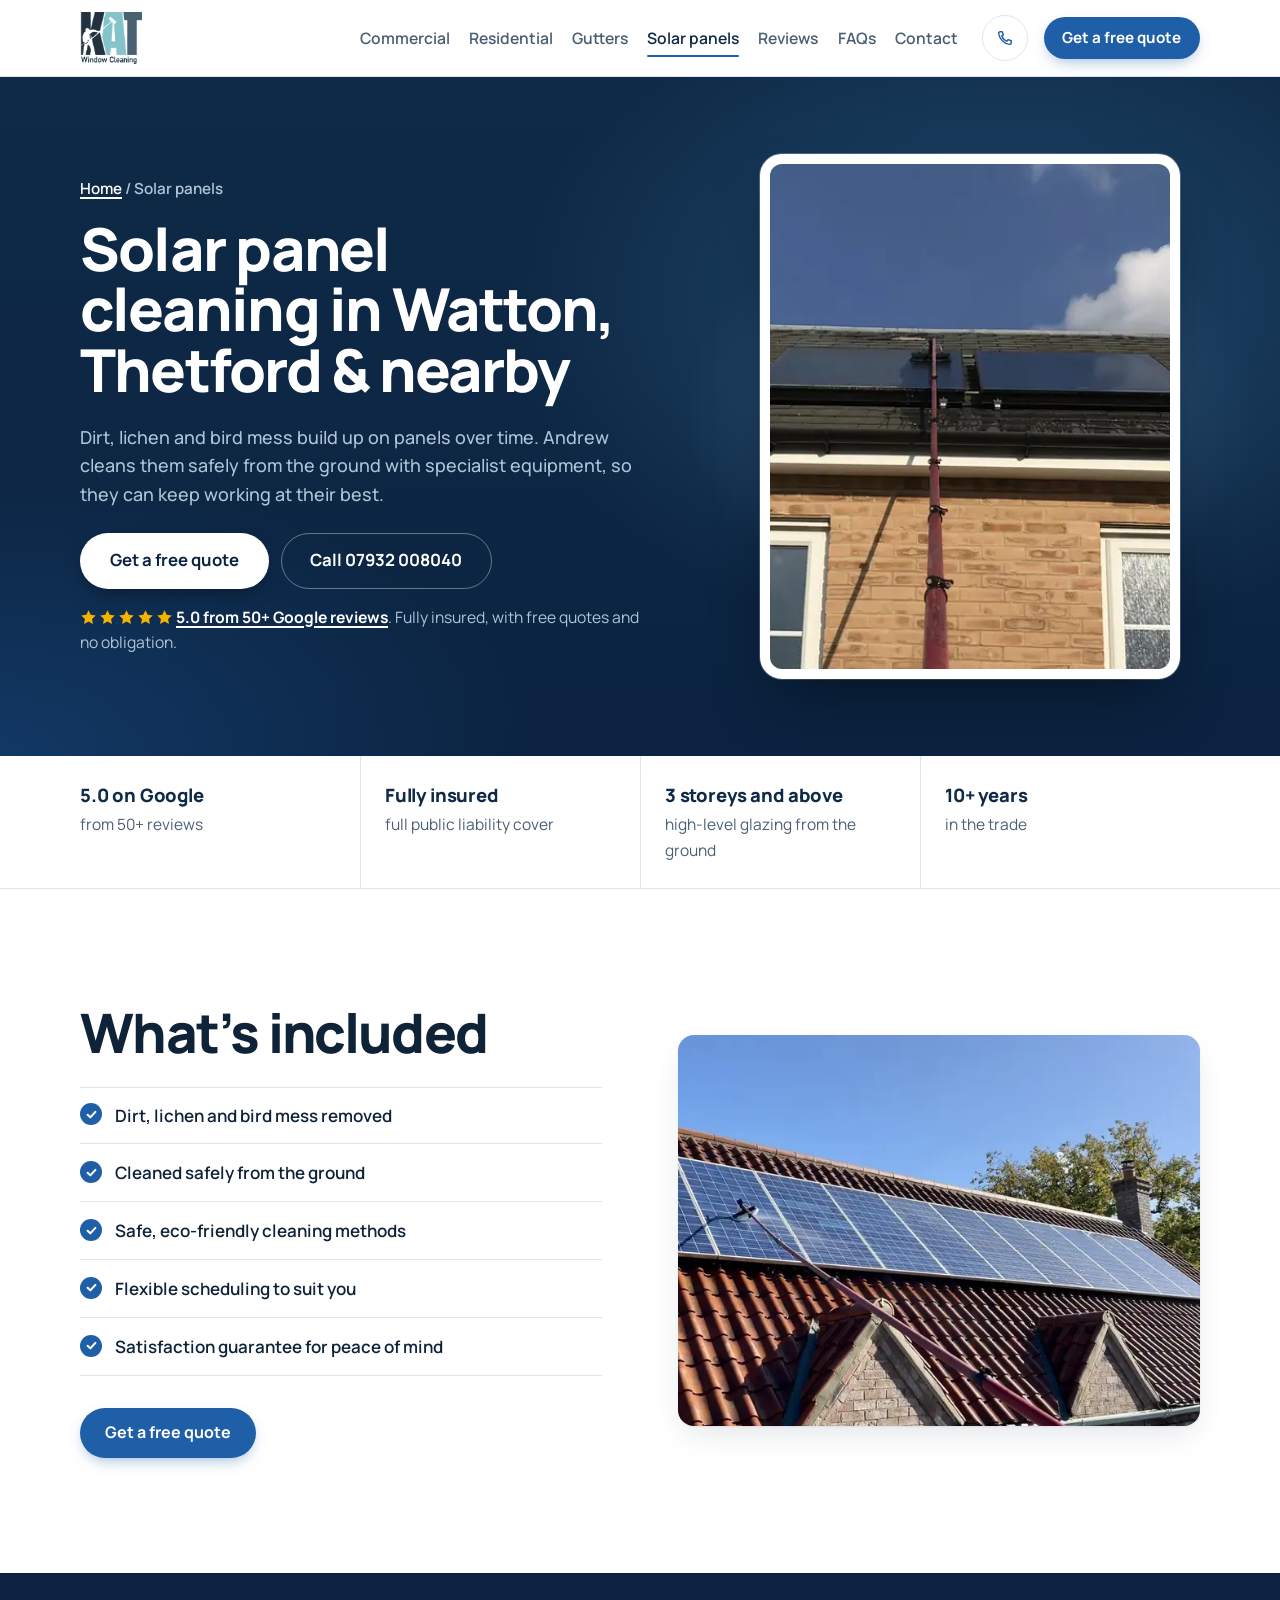
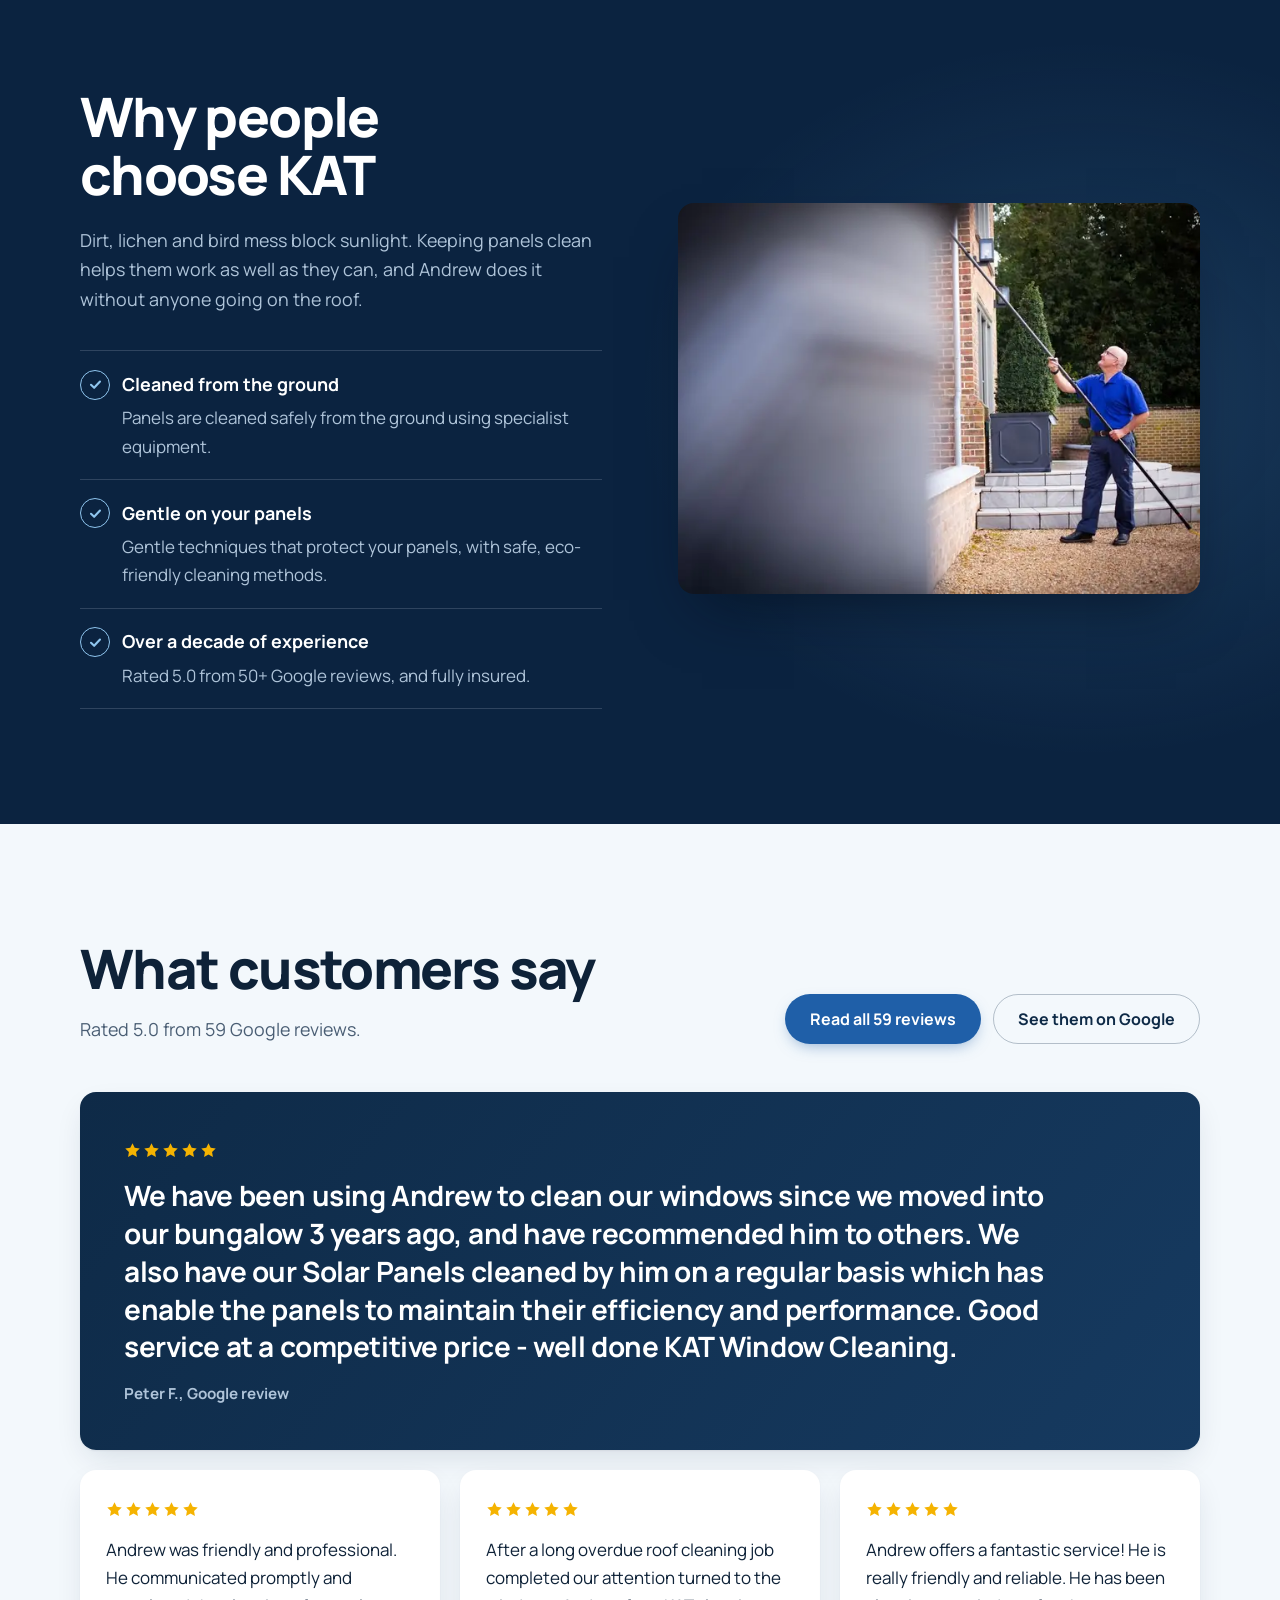
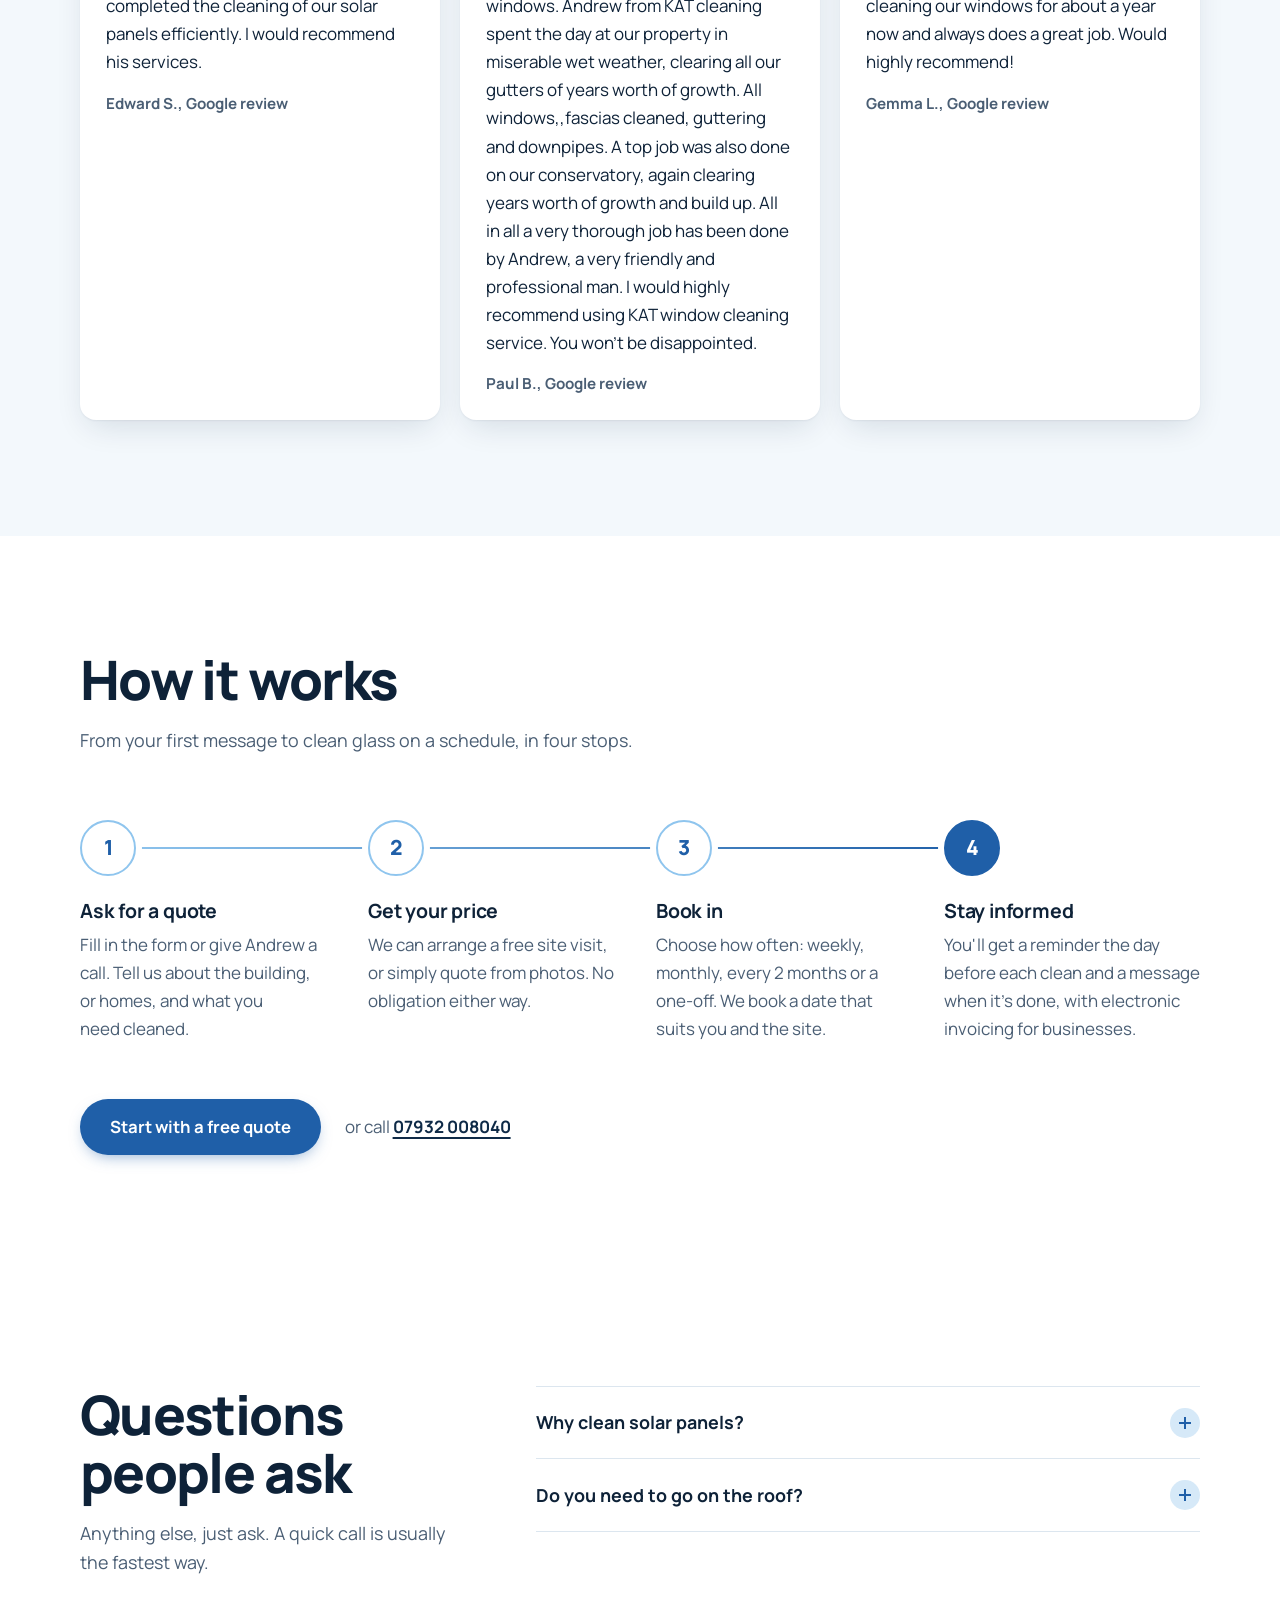
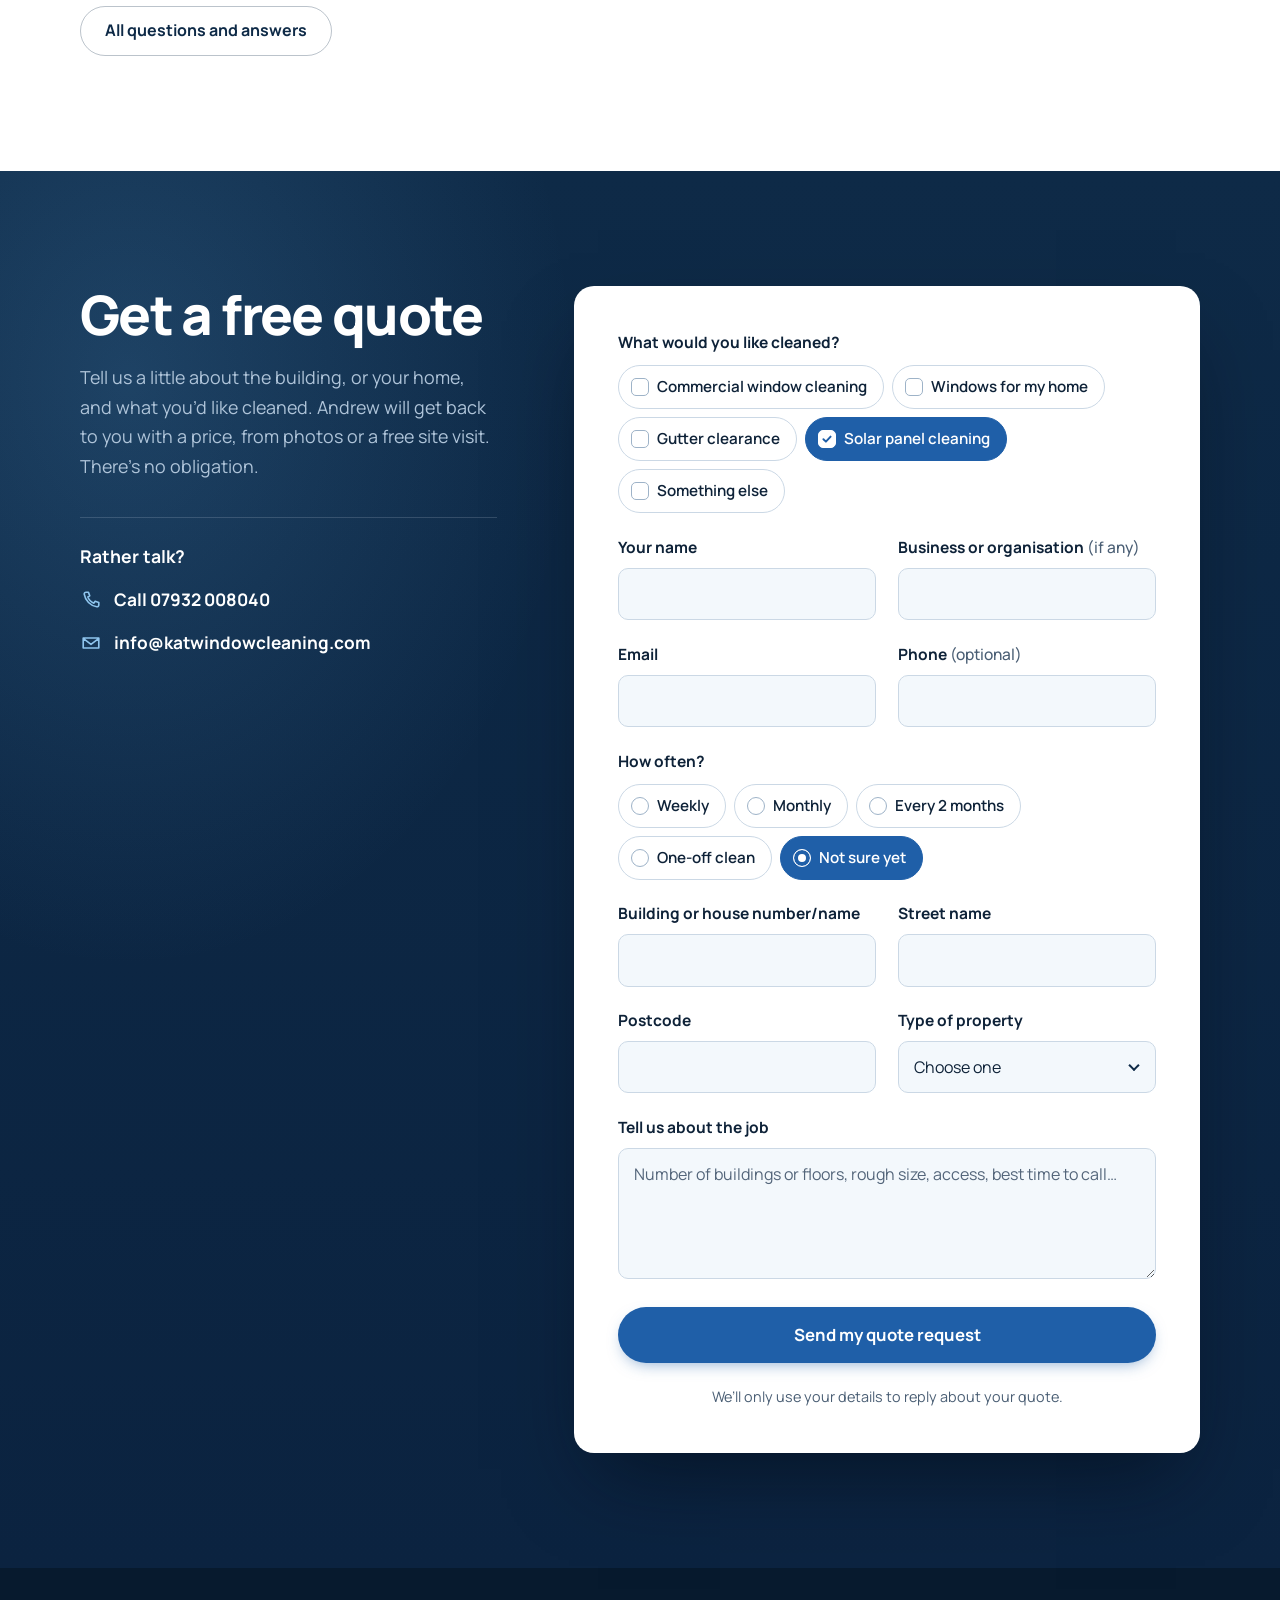
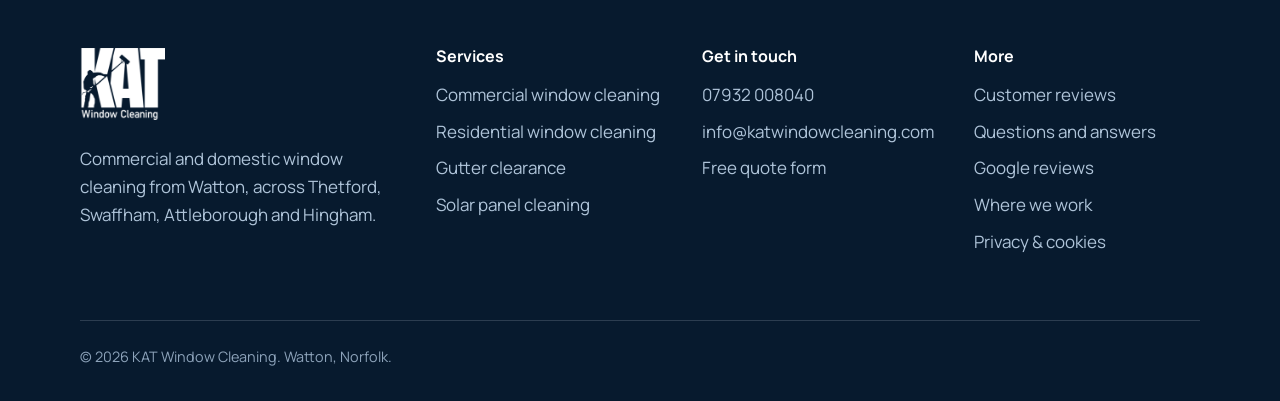
<file: solar-panels.html>
<!doctype html>
<html lang="en-GB">
<head>
  <meta charset="utf-8">
  <meta name="viewport" content="width=device-width, initial-scale=1">
  <title>Solar Panel Cleaning Watton | KAT Window Cleaning</title>
  <meta name="description" content="Solar panel cleaning in Watton, Thetford, Swaffham and Hingham. Dirt, lichen and bird mess removed safely from the ground.">
  <link rel="canonical" href="https://katwindowcleaning.com/solar-panels.html">
  <meta name="theme-color" content="#0E2A47">
  <meta property="og:type" content="website">
  <meta property="og:site_name" content="KAT Window Cleaning">
  <meta property="og:title" content="Solar Panel Cleaning Watton | KAT Window Cleaning">
  <meta property="og:description" content="Solar panel cleaning in Watton, Thetford, Swaffham and Hingham. Dirt, lichen and bird mess removed safely from the ground.">
  <meta property="og:url" content="https://katwindowcleaning.com/solar-panels.html">
  <meta property="og:image" content="https://katwindowcleaning.com/images/og-image.jpg">
  <meta property="og:locale" content="en_GB">
  <meta name="twitter:card" content="summary_large_image">
  <link rel="icon" href="favicon.ico" sizes="any">
  <link rel="icon" type="image/png" sizes="32x32" href="images/favicon-32.png">
  <link rel="apple-touch-icon" href="images/apple-touch-icon.png">
  <link rel="preload" href="assets/fonts/manrope-latin-800-normal.woff2" as="font" type="font/woff2" crossorigin>
  <link rel="preload" href="assets/fonts/manrope-latin-400-normal.woff2" as="font" type="font/woff2" crossorigin>
  <link rel="stylesheet" href="css/styles.css?v=0d11c814">
  <script type="application/ld+json">{"@context": "https://schema.org", "@type": "LocalBusiness", "@id": "https://katwindowcleaning.com/#business", "name": "KAT Window Cleaning", "url": "https://katwindowcleaning.com/", "telephone": "+447932008040", "email": "info@katwindowcleaning.com", "image": "https://katwindowcleaning.com/images/og-image.jpg", "logo": "https://katwindowcleaning.com/images/icon-512.png", "priceRange": "££", "address": {"@type": "PostalAddress", "addressLocality": "Watton", "addressRegion": "Norfolk", "addressCountry": "GB"}, "areaServed": [{"@type": "City", "name": "Watton"}, {"@type": "City", "name": "Thetford"}, {"@type": "City", "name": "Swaffham"}, {"@type": "City", "name": "Attleborough"}, {"@type": "City", "name": "Hingham"}, {"@type": "City", "name": "Great Hockham"}], "sameAs": ["https://www.google.com/maps?cid=2617828129169492736"], "founder": {"@type": "Person", "name": "Andrew"}, "hasOfferCatalog": {"@type": "OfferCatalog", "name": "Cleaning services", "itemListElement": [{"@type": "Offer", "itemOffered": {"@type": "Service", "name": "Window cleaning", "url": "https://katwindowcleaning.com/window-cleaning.html"}}, {"@type": "Offer", "itemOffered": {"@type": "Service", "name": "Commercial window cleaning", "url": "https://katwindowcleaning.com/commercial-window-cleaning.html"}}, {"@type": "Offer", "itemOffered": {"@type": "Service", "name": "Gutter clearance", "url": "https://katwindowcleaning.com/gutter-clearance.html"}}, {"@type": "Offer", "itemOffered": {"@type": "Service", "name": "Solar panel cleaning", "url": "https://katwindowcleaning.com/solar-panels.html"}}]}}</script>
  <script type="application/ld+json">{"@context": "https://schema.org", "@type": "BreadcrumbList", "itemListElement": [{"@type": "ListItem", "position": 1, "name": "Home", "item": "https://katwindowcleaning.com/"}, {"@type": "ListItem", "position": 2, "name": "Solar panels", "item": "https://katwindowcleaning.com/solar-panels.html"}]}</script>
  <script type="application/ld+json">{"@context": "https://schema.org", "@type": "Service", "name": "Solar panel cleaning", "serviceType": "Solar panel cleaning", "url": "https://katwindowcleaning.com/solar-panels.html", "description": "Solar panel cleaning in Watton, Thetford, Swaffham and Hingham. Dirt, lichen and bird mess removed safely from the ground.", "provider": {"@id": "https://katwindowcleaning.com/#business"}, "areaServed": [{"@type": "City", "name": "Watton"}, {"@type": "City", "name": "Thetford"}, {"@type": "City", "name": "Swaffham"}, {"@type": "City", "name": "Attleborough"}, {"@type": "City", "name": "Hingham"}, {"@type": "City", "name": "Great Hockham"}]}</script>
  <script type="application/ld+json">{"@context": "https://schema.org", "@type": "FAQPage", "mainEntity": [{"@type": "Question", "name": "Why clean solar panels?", "acceptedAnswer": {"@type": "Answer", "text": "Dirt, lichen and bird mess block sunlight. Keeping panels clean helps them work as well as they can."}}, {"@type": "Question", "name": "Do you need to go on the roof?", "acceptedAnswer": {"@type": "Answer", "text": "No. Panels are cleaned safely from the ground using specialist equipment."}}]}</script>
</head>
<body class="page-solar">
  <a class="skip-link" href="#main">Skip to content</a>
  
  <header class="site-header" data-header>
    <div class="wrap header-inner">
      <a class="brand" href="index.html" aria-label="KAT Window Cleaning, home">
        <img class="brand-logo" src="images/KAT-Banner1.png" alt="" width="180" height="152">
        <span class="brand-text"><span class="brand-name">KAT</span><span class="brand-sub">Window Cleaning</span></span>
      </a>
      <nav class="site-nav" id="site-nav" aria-label="Main">
        <ul><li><a href="commercial-window-cleaning.html">Commercial</a></li><li><a href="window-cleaning.html">Residential</a></li><li><a href="gutter-clearance.html">Gutters</a></li><li><a href="solar-panels.html" aria-current="page">Solar panels</a></li><li><a href="reviews.html">Reviews</a></li><li><a href="faq.html">FAQs</a></li><li><a href="contact.html">Contact</a></li></ul>
      </nav>
      <div class="header-actions">
        <a class="header-phone" href="tel:+447932008040" aria-label="Call 07932 008040"><svg viewBox="0 0 24 24" aria-hidden="true"><path d="M6.6 3.5h2.6l1.4 4-2 1.3a11 11 0 0 0 6.6 6.6l1.3-2 4 1.4v2.6a2 2 0 0 1-2.2 2A16.5 16.5 0 0 1 4.6 5.7a2 2 0 0 1 2-2.2Z" fill="none" stroke="currentColor" stroke-width="1.8" stroke-linejoin="round"/></svg><span>07932 008040</span></a>
        <a class="btn btn-ink btn-sm header-cta" href="#quote">Get a free quote</a>
        <button class="nav-toggle" type="button" aria-expanded="false" aria-controls="site-nav" data-nav-toggle>
          <span class="nav-toggle-bars" aria-hidden="true"></span>
          <span class="visually-hidden">Menu</span>
        </button>
      </div>
    </div>
  </header>

  <main id="main">
    <section class="hero page-hero" id="top" aria-labelledby="page-title">
      <div class="wrap hero-grid">
        <div class="cover">
          <p class="crumbs"><a href="index.html">Home</a> <span aria-hidden="true">/</span> Solar panels</p>
          <h1 id="page-title">Solar panel cleaning in Watton, Thetford &amp; nearby</h1>
          <p class="lede">Dirt, lichen and bird mess build up on panels over time. Andrew cleans them safely from the ground with specialist equipment, so they can keep working at their best.</p>
          
          <div class="cover-actions" data-hero-actions>
            <a class="btn btn-ink btn-lg" href="#quote">Get a free quote</a>
            <a class="btn btn-line btn-lg" href="tel:+447932008040">Call 07932 008040</a>
          </div>
          <p class="cover-note"><span class="stars" role="img" aria-label="5 out of 5 stars"><svg viewBox="0 0 20 20" aria-hidden="true"><path d="M10 1.5l2.6 5.4 5.9.8-4.3 4.1 1 5.8L10 14.8l-5.2 2.8 1-5.8L1.5 7.7l5.9-.8z"/></svg><svg viewBox="0 0 20 20" aria-hidden="true"><path d="M10 1.5l2.6 5.4 5.9.8-4.3 4.1 1 5.8L10 14.8l-5.2 2.8 1-5.8L1.5 7.7l5.9-.8z"/></svg><svg viewBox="0 0 20 20" aria-hidden="true"><path d="M10 1.5l2.6 5.4 5.9.8-4.3 4.1 1 5.8L10 14.8l-5.2 2.8 1-5.8L1.5 7.7l5.9-.8z"/></svg><svg viewBox="0 0 20 20" aria-hidden="true"><path d="M10 1.5l2.6 5.4 5.9.8-4.3 4.1 1 5.8L10 14.8l-5.2 2.8 1-5.8L1.5 7.7l5.9-.8z"/></svg><svg viewBox="0 0 20 20" aria-hidden="true"><path d="M10 1.5l2.6 5.4 5.9.8-4.3 4.1 1 5.8L10 14.8l-5.2 2.8 1-5.8L1.5 7.7l5.9-.8z"/></svg></span> <a href="https://www.google.com/maps?cid=2617828129169492736" target="_blank" rel="noopener">5.0 from 50+ Google reviews</a>. Fully insured, with free quotes and no obligation.</p>
        </div>
        <figure class="hero-window page-photo">
          <div class="window-stage"><picture><source type="image/webp" srcset="images/solar_2-320.webp 320w, images/solar_2-480.webp 480w, images/solar_2-640.webp 640w, images/solar_2-800.webp 800w, images/solar_2-1024.webp 1024w, images/solar_2-1190.webp 1190w" sizes="(max-width: 520px) 300px, (max-width: 900px) 340px, 420px"><img class="window-view" src="images/solar_2-800.jpg" srcset="images/solar_2-320.jpg 320w, images/solar_2-480.jpg 480w, images/solar_2-640.jpg 640w, images/solar_2-800.jpg 800w, images/solar_2-1024.jpg 1024w, images/solar_2-1190.jpg 1190w" sizes="(max-width: 520px) 300px, (max-width: 900px) 340px, 420px" alt="Solar panels on a roof cleaned by KAT Window Cleaning" width="1190" height="1190" fetchpriority="high"></picture></div>
        </figure>
      </div>
    </section>
    <section class="proof" aria-label="Why customers trust KAT">
      <ul class="wrap proof-list" role="list">
        <li><strong>5.0 on Google</strong><span>from 50+ reviews</span></li>
        <li><strong>Fully insured</strong><span>full public liability cover</span></li>
        <li><strong>3 storeys and above</strong><span>high-level glazing from the ground</span></li>
        <li><strong>10+ years</strong><span>in the trade</span></li>
      </ul>
    </section>
    <section class="section included" aria-labelledby="inc-title">
      <div class="wrap split">
        <div>
          <h2 id="inc-title">What’s included</h2>
          <ul class="ticks" role="list"><li>Dirt, lichen and bird mess removed</li><li>Cleaned safely from the ground</li><li>Safe, eco-friendly cleaning methods</li><li>Flexible scheduling to suit you</li><li>Satisfaction guarantee for peace of mind</li></ul>
          <a class="btn btn-ink" href="#quote">Get a free quote</a>
        </div>
        <figure class="split-photo"><picture><source type="image/webp" srcset="images/Solar-320.webp 320w, images/Solar-480.webp 480w, images/Solar-640.webp 640w, images/Solar-800.webp 800w, images/Solar-1024.webp 1024w, images/Solar-1200.webp 1200w" sizes="(max-width: 900px) 100vw, 560px"><img src="images/Solar-800.jpg" srcset="images/Solar-320.jpg 320w, images/Solar-480.jpg 480w, images/Solar-640.jpg 640w, images/Solar-800.jpg 800w, images/Solar-1024.jpg 1024w, images/Solar-1200.jpg 1200w" sizes="(max-width: 900px) 100vw, 560px" alt="Solar panels on a roof, cleaned from the ground with a water-fed pole" width="1200" height="1209" loading="lazy" decoding="async"></picture></figure>
      </div>
    </section>
    <section class="section pure" id="why-solar" aria-labelledby="why-solar-title">
      <div class="wrap pure-grid">
        <div class="pure-copy">
          <h2 id="why-solar-title">Why people choose KAT</h2>
          <p class="pure-lede">Dirt, lichen and bird mess block sunlight. Keeping panels clean helps them work as well as they can, and Andrew does it without anyone going on the roof.</p>
          <dl class="pure-points">
            <div>
              <dt><span class="callout callout-tick" aria-hidden="true"></span>Cleaned from the ground</dt>
              <dd>Panels are cleaned safely from the ground using specialist equipment.</dd>
            </div>
            <div>
              <dt><span class="callout callout-tick" aria-hidden="true"></span>Gentle on your panels</dt>
              <dd>Gentle techniques that protect your panels, with safe, eco-friendly cleaning methods.</dd>
            </div>
            <div>
              <dt><span class="callout callout-tick" aria-hidden="true"></span>Over a decade of experience</dt>
              <dd>Rated 5.0 from 50+ Google reviews, and fully insured.</dd>
            </div>
          </dl>
          
        </div>
        <figure class="pure-diagram">
          <div class="pure-photo"><picture><source type="image/webp" srcset="images/window_cleaning__watton_1-320.webp 320w, images/window_cleaning__watton_1-480.webp 480w, images/window_cleaning__watton_1-640.webp 640w, images/window_cleaning__watton_1-800.webp 800w, images/window_cleaning__watton_1-1024.webp 1024w, images/window_cleaning__watton_1-1200.webp 1200w" sizes="(max-width: 900px) 100vw, 560px"><img src="images/window_cleaning__watton_1-800.jpg" srcset="images/window_cleaning__watton_1-320.jpg 320w, images/window_cleaning__watton_1-480.jpg 480w, images/window_cleaning__watton_1-640.jpg 640w, images/window_cleaning__watton_1-800.jpg 800w, images/window_cleaning__watton_1-1024.jpg 1024w, images/window_cleaning__watton_1-1200.jpg 1200w" sizes="(max-width: 900px) 100vw, 560px" alt="Andrew from KAT Window Cleaning working with a water-fed pole" width="1200" height="880" loading="lazy" decoding="async"></picture></div>
        </figure>
      </div>
    </section>
    <section class="section reviews" id="reviews" aria-labelledby="reviews-title">
      <div class="wrap">
        <div class="reviews-head">
        <div class="section-head">
          <h2 id="reviews-title">What customers say</h2>
          <p>Rated 5.0 from 59 Google reviews.</p>
        </div>
          <div class="reviews-links">
            <a class="btn btn-ink" href="reviews.html">Read all 59 reviews</a>
            <a class="btn btn-line" href="https://www.google.com/maps?cid=2617828129169492736" target="_blank" rel="noopener">See them on Google</a>
          </div>
        </div>
        <figure class="review review-lead"><span class="stars" role="img" aria-label="5 out of 5 stars"><svg viewBox="0 0 20 20" aria-hidden="true"><path d="M10 1.5l2.6 5.4 5.9.8-4.3 4.1 1 5.8L10 14.8l-5.2 2.8 1-5.8L1.5 7.7l5.9-.8z"/></svg><svg viewBox="0 0 20 20" aria-hidden="true"><path d="M10 1.5l2.6 5.4 5.9.8-4.3 4.1 1 5.8L10 14.8l-5.2 2.8 1-5.8L1.5 7.7l5.9-.8z"/></svg><svg viewBox="0 0 20 20" aria-hidden="true"><path d="M10 1.5l2.6 5.4 5.9.8-4.3 4.1 1 5.8L10 14.8l-5.2 2.8 1-5.8L1.5 7.7l5.9-.8z"/></svg><svg viewBox="0 0 20 20" aria-hidden="true"><path d="M10 1.5l2.6 5.4 5.9.8-4.3 4.1 1 5.8L10 14.8l-5.2 2.8 1-5.8L1.5 7.7l5.9-.8z"/></svg><svg viewBox="0 0 20 20" aria-hidden="true"><path d="M10 1.5l2.6 5.4 5.9.8-4.3 4.1 1 5.8L10 14.8l-5.2 2.8 1-5.8L1.5 7.7l5.9-.8z"/></svg></span><blockquote><p>We have been using Andrew to clean our windows since we moved into our bungalow 3 years ago, and have recommended him to others. We also have our Solar Panels cleaned by him on a regular basis which has enable the panels to maintain their efficiency and performance.
Good service at a competitive price - well done KAT Window Cleaning.</p></blockquote><figcaption class="review-by">Peter F., Google review</figcaption></figure>
        <ul class="review-list" role="list"><li class="review"><span class="stars" role="img" aria-label="5 out of 5 stars"><svg viewBox="0 0 20 20" aria-hidden="true"><path d="M10 1.5l2.6 5.4 5.9.8-4.3 4.1 1 5.8L10 14.8l-5.2 2.8 1-5.8L1.5 7.7l5.9-.8z"/></svg><svg viewBox="0 0 20 20" aria-hidden="true"><path d="M10 1.5l2.6 5.4 5.9.8-4.3 4.1 1 5.8L10 14.8l-5.2 2.8 1-5.8L1.5 7.7l5.9-.8z"/></svg><svg viewBox="0 0 20 20" aria-hidden="true"><path d="M10 1.5l2.6 5.4 5.9.8-4.3 4.1 1 5.8L10 14.8l-5.2 2.8 1-5.8L1.5 7.7l5.9-.8z"/></svg><svg viewBox="0 0 20 20" aria-hidden="true"><path d="M10 1.5l2.6 5.4 5.9.8-4.3 4.1 1 5.8L10 14.8l-5.2 2.8 1-5.8L1.5 7.7l5.9-.8z"/></svg><svg viewBox="0 0 20 20" aria-hidden="true"><path d="M10 1.5l2.6 5.4 5.9.8-4.3 4.1 1 5.8L10 14.8l-5.2 2.8 1-5.8L1.5 7.7l5.9-.8z"/></svg></span><blockquote><p>Andrew was friendly and professional.  He communicated promptly and completed the cleaning of our solar panels efficiently. I would recommend his services.</p></blockquote><p class="review-by">Edward S., Google review</p></li><li class="review"><span class="stars" role="img" aria-label="5 out of 5 stars"><svg viewBox="0 0 20 20" aria-hidden="true"><path d="M10 1.5l2.6 5.4 5.9.8-4.3 4.1 1 5.8L10 14.8l-5.2 2.8 1-5.8L1.5 7.7l5.9-.8z"/></svg><svg viewBox="0 0 20 20" aria-hidden="true"><path d="M10 1.5l2.6 5.4 5.9.8-4.3 4.1 1 5.8L10 14.8l-5.2 2.8 1-5.8L1.5 7.7l5.9-.8z"/></svg><svg viewBox="0 0 20 20" aria-hidden="true"><path d="M10 1.5l2.6 5.4 5.9.8-4.3 4.1 1 5.8L10 14.8l-5.2 2.8 1-5.8L1.5 7.7l5.9-.8z"/></svg><svg viewBox="0 0 20 20" aria-hidden="true"><path d="M10 1.5l2.6 5.4 5.9.8-4.3 4.1 1 5.8L10 14.8l-5.2 2.8 1-5.8L1.5 7.7l5.9-.8z"/></svg><svg viewBox="0 0 20 20" aria-hidden="true"><path d="M10 1.5l2.6 5.4 5.9.8-4.3 4.1 1 5.8L10 14.8l-5.2 2.8 1-5.8L1.5 7.7l5.9-.8z"/></svg></span><blockquote><p>After a long overdue roof cleaning job completed our attention turned to the windows. Andrew from KAT cleaning spent the day at our property in miserable wet weather, clearing all our gutters of years worth of growth. All windows,,fascias cleaned, guttering and downpipes.
A top job was also done on our conservatory, again clearing years worth of growth and build up.
All in all a very thorough job has been done by Andrew, a very friendly and professional man.
I would highly recommend using KAT window cleaning service.
You won’t be disappointed.</p></blockquote><p class="review-by">Paul B., Google review</p></li><li class="review"><span class="stars" role="img" aria-label="5 out of 5 stars"><svg viewBox="0 0 20 20" aria-hidden="true"><path d="M10 1.5l2.6 5.4 5.9.8-4.3 4.1 1 5.8L10 14.8l-5.2 2.8 1-5.8L1.5 7.7l5.9-.8z"/></svg><svg viewBox="0 0 20 20" aria-hidden="true"><path d="M10 1.5l2.6 5.4 5.9.8-4.3 4.1 1 5.8L10 14.8l-5.2 2.8 1-5.8L1.5 7.7l5.9-.8z"/></svg><svg viewBox="0 0 20 20" aria-hidden="true"><path d="M10 1.5l2.6 5.4 5.9.8-4.3 4.1 1 5.8L10 14.8l-5.2 2.8 1-5.8L1.5 7.7l5.9-.8z"/></svg><svg viewBox="0 0 20 20" aria-hidden="true"><path d="M10 1.5l2.6 5.4 5.9.8-4.3 4.1 1 5.8L10 14.8l-5.2 2.8 1-5.8L1.5 7.7l5.9-.8z"/></svg><svg viewBox="0 0 20 20" aria-hidden="true"><path d="M10 1.5l2.6 5.4 5.9.8-4.3 4.1 1 5.8L10 14.8l-5.2 2.8 1-5.8L1.5 7.7l5.9-.8z"/></svg></span><blockquote><p>Andrew offers a fantastic service! He is really friendly and reliable. He has been cleaning our windows for about a year now and always does a great job. Would highly recommend!</p></blockquote><p class="review-by">Gemma L., Google review</p></li></ul>
      </div>
    </section>
    <section class="section steps" id="how-it-works" aria-labelledby="steps-title">
      <div class="wrap">
        <div class="section-head">
          <h2 id="steps-title">How it works</h2>
          <p>From your first message to clean glass on a schedule, in four stops.</p>
        </div>
        <ol class="route" role="list">
          <li class="stop">
            <span class="stop-mark" aria-hidden="true">1</span>
            <h3>Ask for a quote</h3>
            <p>Fill in the form or give Andrew a call. Tell us about the building, or homes, and what you need cleaned.</p>
          </li>
          <li class="stop">
            <span class="stop-mark" aria-hidden="true">2</span>
            <h3>Get your price</h3>
            <p>We can arrange a free site visit, or simply quote from photos. No obligation either way.</p>
          </li>
          <li class="stop">
            <span class="stop-mark" aria-hidden="true">3</span>
            <h3>Book in</h3>
            <p>Choose how often: weekly, monthly, every 2 months or a one-off. We book a date that suits you and the site.</p>
          </li>
          <li class="stop">
            <span class="stop-mark" aria-hidden="true">4</span>
            <h3>Stay informed</h3>
            <p>You&#x27;ll get a reminder the day before each clean and a message when it&#x27;s done, with electronic invoicing for businesses.</p>
          </li>
        </ol>
        <div class="steps-cta">
          <a class="btn btn-ink btn-lg" href="#quote">Start with a free quote</a>
          <p>or call <a href="tel:+447932008040">07932 008040</a></p>
        </div>
      </div>
    </section>
    <section class="section faq" id="faq" aria-labelledby="faq-title">
      <div class="wrap faq-grid">
        <div class="section-head">
          <h2 id="faq-title">Questions people ask</h2>
          <p>Anything else, just ask. A quick call is usually the fastest way.</p>
          <a class="btn btn-line faq-more" href="faq.html">All questions and answers</a>
        </div>
        <div class="faq-list">
          <details>
            <summary>Why clean solar panels?</summary>
            <p>Dirt, lichen and bird mess block sunlight. Keeping panels clean helps them work as well as they can.</p>
          </details>
          <details>
            <summary>Do you need to go on the roof?</summary>
            <p>No. Panels are cleaned safely from the ground using specialist equipment.</p>
          </details>
        </div>
      </div>
    </section>
    <section class="section quote" id="quote" aria-labelledby="quote-title">
      <div class="wrap quote-grid">
        <div class="quote-copy">
          <h2 id="quote-title">Get a free quote</h2>
          <p>Tell us a little about the building, or your home, and what you’d like cleaned. Andrew will get back to you with a price, from photos or a free site visit. There’s no obligation.</p>
          <div class="direct-contact">
            <p class="direct-label">Rather talk?</p>
            <a class="direct-link" href="tel:+447932008040"><svg viewBox="0 0 24 24" aria-hidden="true"><path d="M6.6 3.5h2.6l1.4 4-2 1.3a11 11 0 0 0 6.6 6.6l1.3-2 4 1.4v2.6a2 2 0 0 1-2.2 2A16.5 16.5 0 0 1 4.6 5.7a2 2 0 0 1 2-2.2Z" fill="none" stroke="currentColor" stroke-width="1.8" stroke-linejoin="round"/></svg><span>Call 07932 008040</span></a>
            <a class="direct-link" href="mailto:info@katwindowcleaning.com"><svg viewBox="0 0 24 24" aria-hidden="true"><path d="M3.5 6.5h17v11h-17Z M3.5 7l8.5 6.5L20.5 7" fill="none" stroke="currentColor" stroke-width="1.8" stroke-linejoin="round"/></svg><span>info@katwindowcleaning.com</span></a>
          </div>
        </div>

        <div class="quote-card" tabindex="-1">
          <form class="quote-form" data-quote-form data-page="Solar page" novalidate>
            <p class="area-ok" data-area-ok role="status" hidden></p>
            <div class="hp" aria-hidden="true"><label>Leave this empty <input type="text" name="website" tabindex="-1" autocomplete="off"></label></div>
            <fieldset class="field">
              <legend>What would you like cleaned?</legend>
              <div class="chips"><label class="chip"><input type="checkbox" name="services" value="Commercial window cleaning"><span>Commercial window cleaning</span></label><label class="chip"><input type="checkbox" name="services" value="Window cleaning"><span>Windows for my home</span></label><label class="chip"><input type="checkbox" name="services" value="Gutter clearance"><span>Gutter clearance</span></label><label class="chip"><input type="checkbox" name="services" value="Solar panel cleaning" checked><span>Solar panel cleaning</span></label><label class="chip"><input type="checkbox" name="services" value="Something else"><span>Something else</span></label></div>
              <p class="field-error" id="f-services-error" hidden></p>
            </fieldset>
            <div class="field-row">
              <div class="field">
                <label for="f-name">Your name</label>
                <input id="f-name" name="name" type="text" autocomplete="name" required>
                <p class="field-error" id="f-name-error" hidden></p>
              </div>
              <div class="field">
                <label for="f-business">Business or organisation <span class="optional">(if any)</span></label>
                <input id="f-business" name="business" type="text" autocomplete="organization">
              </div>
            </div>
            <div class="field-row">
              <div class="field">
                <label for="f-email">Email</label>
                <input id="f-email" name="email" type="email" autocomplete="email" required>
                <p class="field-error" id="f-email-error" hidden></p>
              </div>
              <div class="field">
                <label for="f-phone">Phone <span class="optional">(optional)</span></label>
                <input id="f-phone" name="phone" type="tel" autocomplete="tel" inputmode="tel">
                <p class="field-error" id="f-phone-error" hidden></p>
              </div>
            </div>
            <fieldset class="field">
              <legend>How often?</legend>
              <div class="chips"><label class="chip"><input type="radio" name="frequency" value="Weekly"><span>Weekly</span></label><label class="chip"><input type="radio" name="frequency" value="Monthly"><span>Monthly</span></label><label class="chip"><input type="radio" name="frequency" value="Every 2 months"><span>Every 2 months</span></label><label class="chip"><input type="radio" name="frequency" value="One-off clean"><span>One-off clean</span></label><label class="chip"><input type="radio" name="frequency" value="Not sure yet" checked><span>Not sure yet</span></label></div>
            </fieldset>
            <div class="field-row">
              <div class="field">
                <label for="f-house">Building or house number/name</label>
                <input id="f-house" name="houseNumber" type="text" required>
                <p class="field-error" id="f-houseNumber-error" hidden></p>
              </div>
              <div class="field">
                <label for="f-street">Street name</label>
                <input id="f-street" name="street" type="text" autocomplete="address-line1" required>
                <p class="field-error" id="f-street-error" hidden></p>
              </div>
            </div>
            <div class="field-row">
              <div class="field">
                <label for="f-postcode">Postcode</label>
                <input id="f-postcode" name="postcode" type="text" autocomplete="postal-code" autocapitalize="characters" required>
                <p class="field-error" id="f-postcode-error" hidden></p>
                <p class="field-hint" id="f-postcode-hint" hidden></p>
              </div>
              <div class="field">
                <label for="f-property">Type of property</label>
                <div class="select-wrap">
                  <select id="f-property" name="property" required>
                    <option value="">Choose one</option>
                    <option>Superstore or retail park</option><option>Warehouse or industrial unit</option><option>Office or business park</option><option>New build or development</option><option>Rental homes or housing portfolio</option><option>Shop</option><option>School, charity or community building</option>
                    <option>House or bungalow</option>
                    <option>Other</option>
                  </select>
                </div>
                <p class="field-error" id="f-property-error" hidden></p>
              </div>
            </div>
            <div class="field">
              <label for="f-message">Tell us about the job</label>
              <textarea id="f-message" name="message" rows="4" required placeholder="Number of buildings or floors, rough size, access, best time to call…"></textarea>
              <p class="field-error" id="f-message-error" hidden></p>
            </div>
            <button class="btn btn-ink btn-lg btn-block" type="submit" data-submit><span class="btn-label">Send my quote request</span></button>
            <p class="form-status" data-form-status role="alert" hidden></p>
            <p class="form-privacy">We’ll only use your details to reply about your quote.</p>
          </form>
          <div class="quote-success" data-success hidden tabindex="-1">
            <svg viewBox="0 0 64 64" aria-hidden="true"><circle cx="32" cy="32" r="30" fill="none" stroke="currentColor" stroke-width="2.5"/><path d="M20 33l8 8 16-17" fill="none" stroke="currentColor" stroke-width="3" stroke-linecap="round" stroke-linejoin="round"/></svg>
            <h3 data-success-title>Thanks. Your request is in.</h3>
            <p data-success-body>Andrew will be in touch soon with a price.</p>
            <p>If it’s urgent, call <a href="tel:+447932008040">07932 008040</a>.</p>
            <button type="button" class="link-button" data-reset>Send another request</button>
          </div>
        </div>
      </div>
    </section>
  </main>

  <footer class="site-footer">
    <div class="wrap footer-grid footer-grid-4">
      <div class="footer-brand">
        <a class="brand" href="index.html" aria-label="KAT Window Cleaning, home">
          <img class="brand-logo" src="images/KAT_200px_white.png" alt="" width="200" height="169" loading="lazy">
          <span class="brand-text"><span class="brand-name">KAT</span><span class="brand-sub">Window Cleaning</span></span>
        </a>
        <p>Commercial and domestic window cleaning from Watton, across Thetford, Swaffham, Attleborough and Hingham.</p>
      </div>
      <div>
        <h2 class="footer-heading">Services</h2>
        <ul class="footer-links" role="list"><li><a href="commercial-window-cleaning.html">Commercial window cleaning</a></li><li><a href="window-cleaning.html">Residential window cleaning</a></li><li><a href="gutter-clearance.html">Gutter clearance</a></li><li><a href="solar-panels.html">Solar panel cleaning</a></li></ul>
      </div>
      <div>
        <h2 class="footer-heading">Get in touch</h2>
        <ul class="footer-links" role="list">
          <li><a href="tel:+447932008040">07932 008040</a></li>
          <li><a href="mailto:info@katwindowcleaning.com">info@katwindowcleaning.com</a></li>
          <li><a href="contact.html">Free quote form</a></li>
        </ul>
      </div>
      <div>
        <h2 class="footer-heading">More</h2>
        <ul class="footer-links" role="list">
          <li><a href="reviews.html">Customer reviews</a></li>
          <li><a href="faq.html">Questions and answers</a></li>
          <li><a href="https://www.google.com/maps?cid=2617828129169492736" target="_blank" rel="noopener">Google reviews</a></li>
          <li><a href="index.html#areas">Where we work</a></li><li><a href="privacy.html">Privacy &amp; cookies</a></li>
        </ul>
      </div>
    </div>
    <div class="wrap footer-base">
      <p>&copy; <span data-year>2026</span> KAT Window Cleaning. Watton, Norfolk.</p>
    </div>
  </footer>

  <div class="action-bar" data-action-bar>
    <a href="tel:+447932008040"><svg viewBox="0 0 24 24" aria-hidden="true"><path d="M6.6 3.5h2.6l1.4 4-2 1.3a11 11 0 0 0 6.6 6.6l1.3-2 4 1.4v2.6a2 2 0 0 1-2.2 2A16.5 16.5 0 0 1 4.6 5.7a2 2 0 0 1 2-2.2Z" fill="none" stroke="currentColor" stroke-width="1.8" stroke-linejoin="round"/></svg>Call</a>
    <a href="mailto:info@katwindowcleaning.com"><svg viewBox="0 0 24 24" aria-hidden="true"><path d="M3.5 6.5h17v11h-17Z M3.5 7l8.5 6.5L20.5 7" fill="none" stroke="currentColor" stroke-width="1.8" stroke-linejoin="round"/></svg>Email</a>
    <a class="action-bar-primary" href="#quote">Free quote</a>
  </div>

  <script src="js/analytics.js" defer></script>

  <script src="js/main.js?v=04f684eb" defer></script>
</body>
</html>
</file>
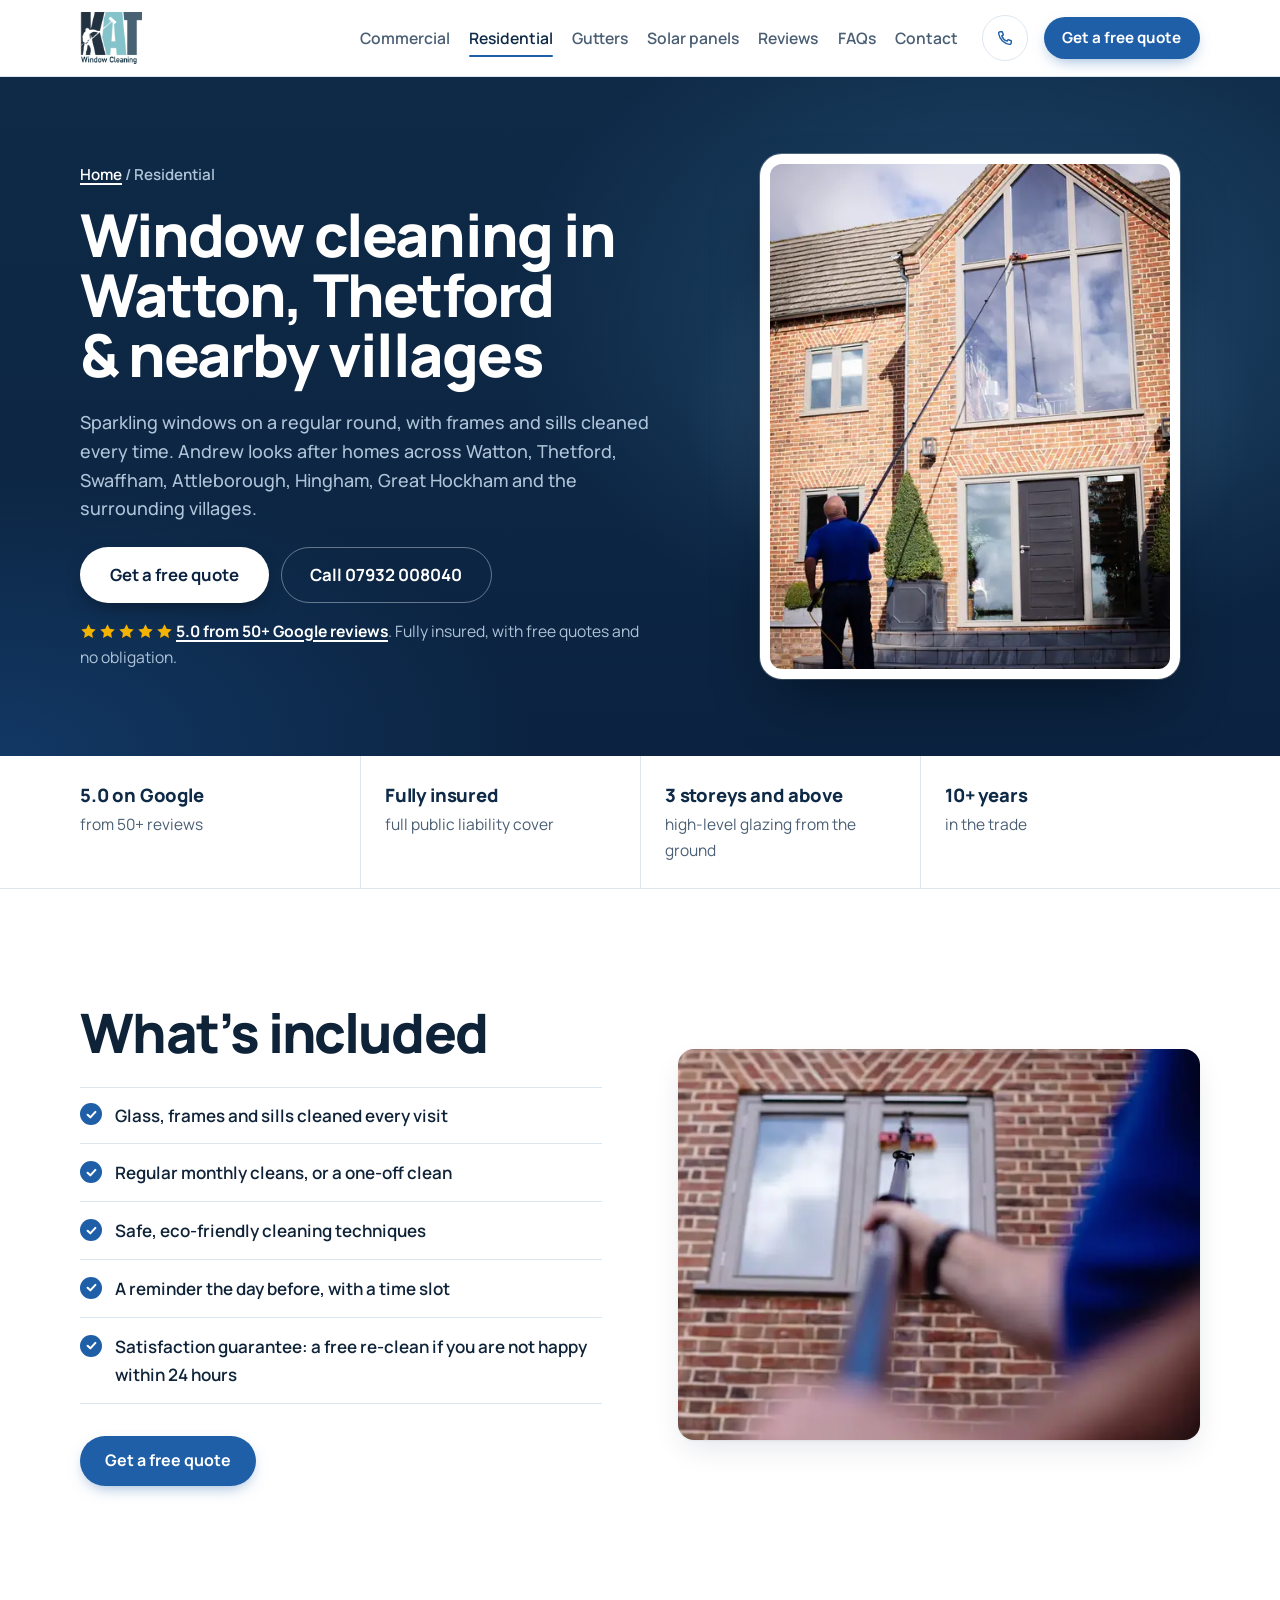
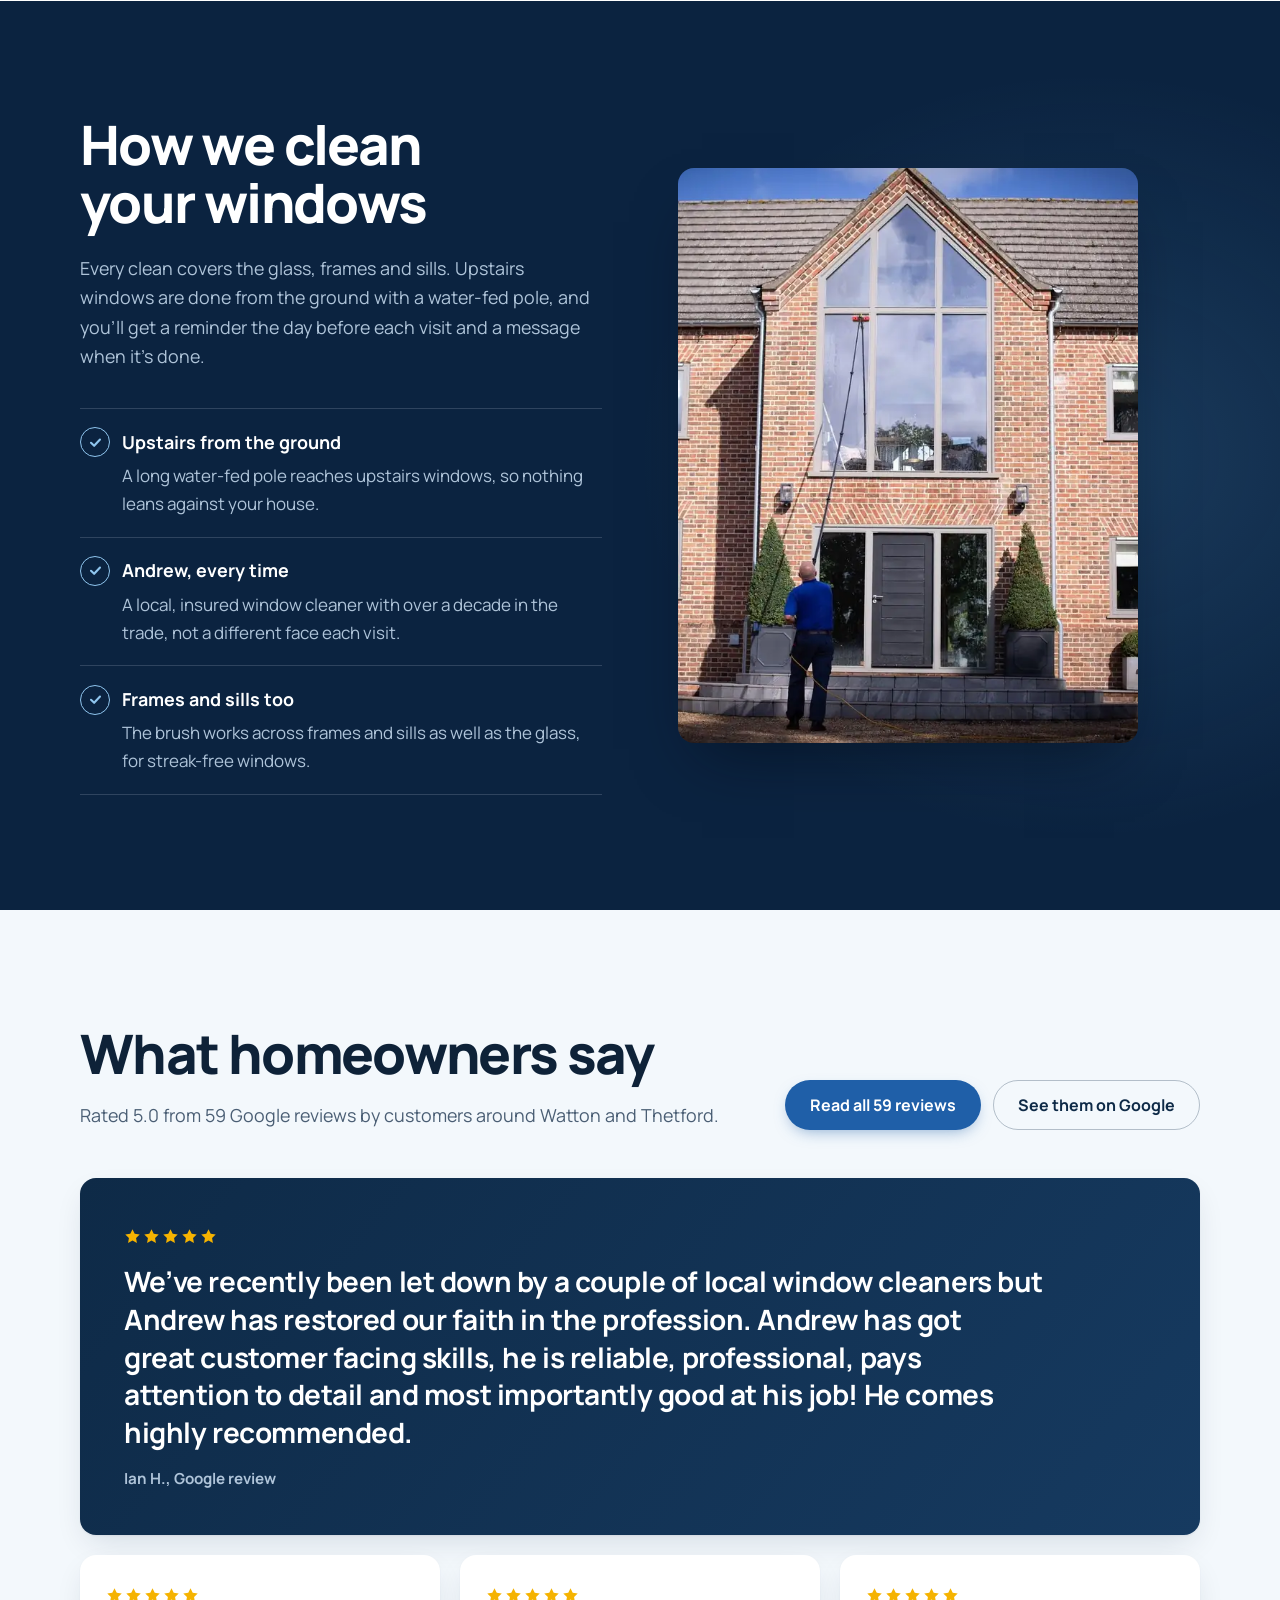
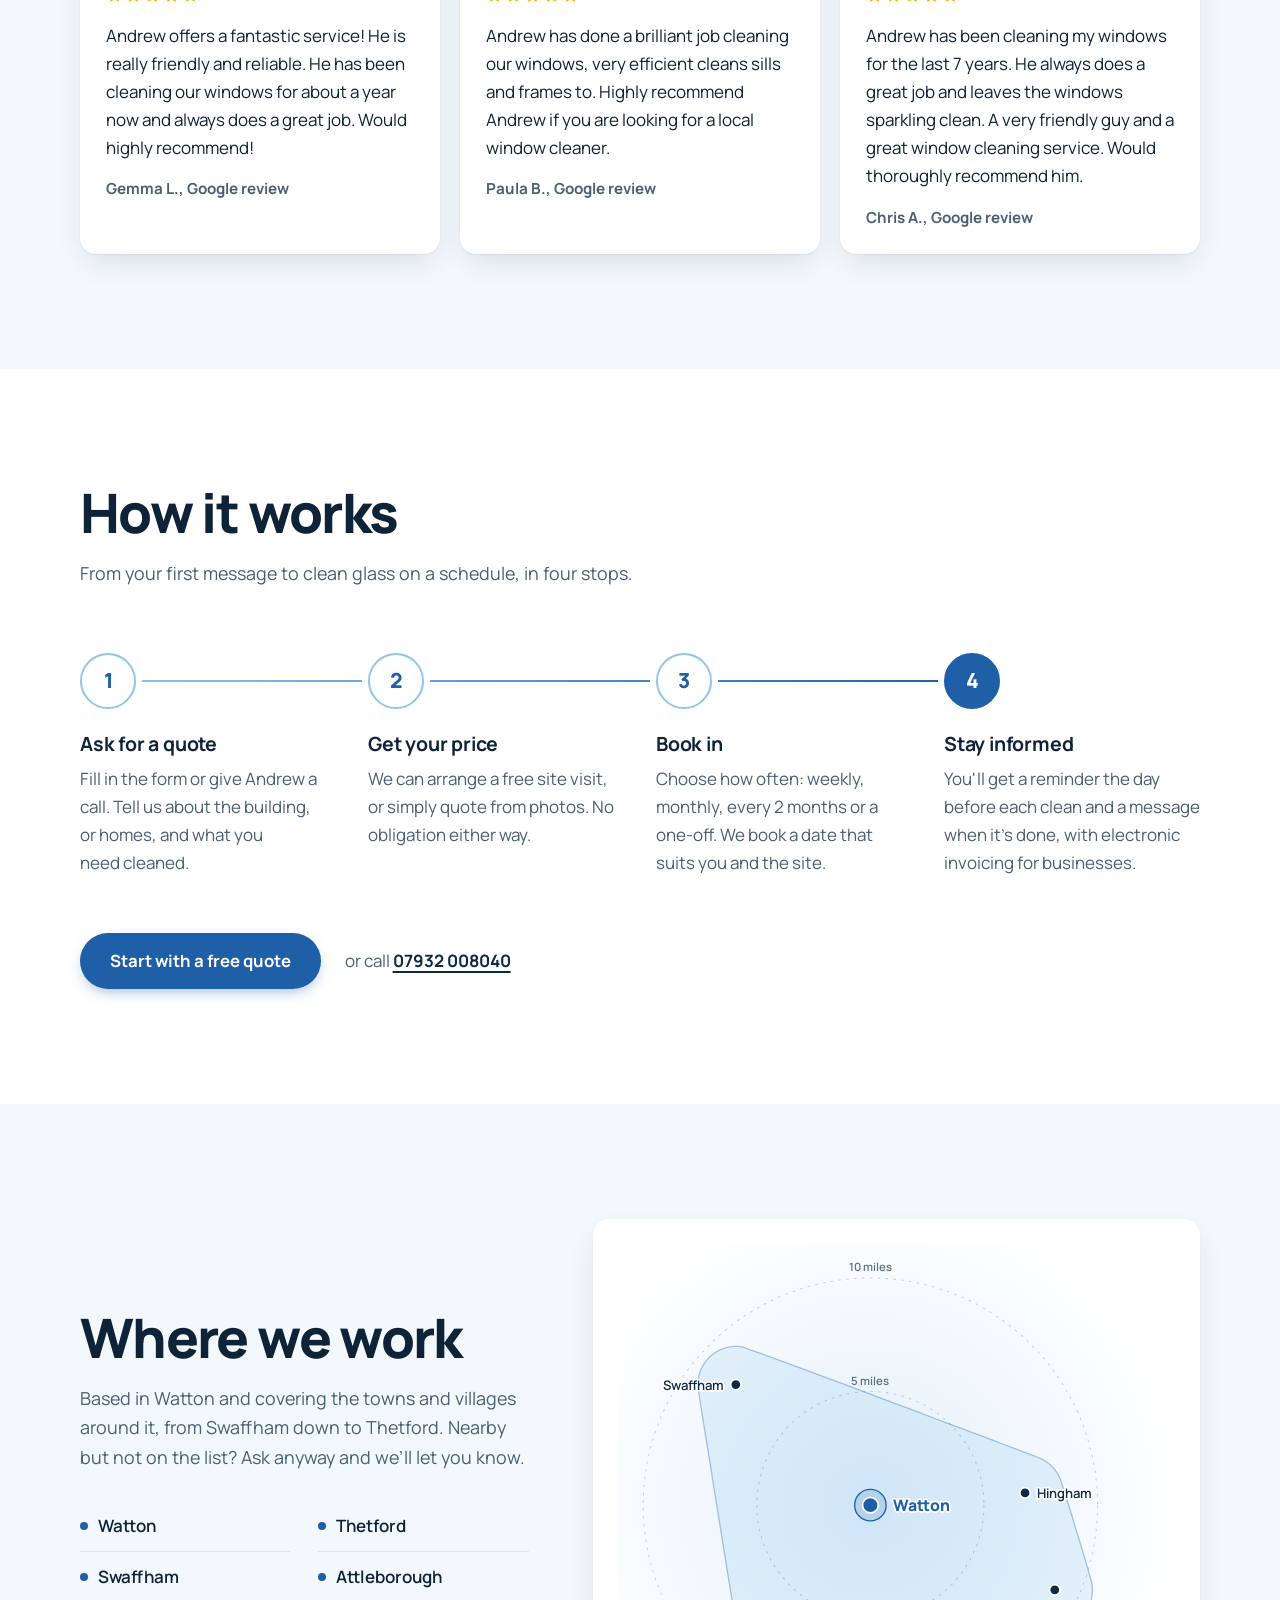
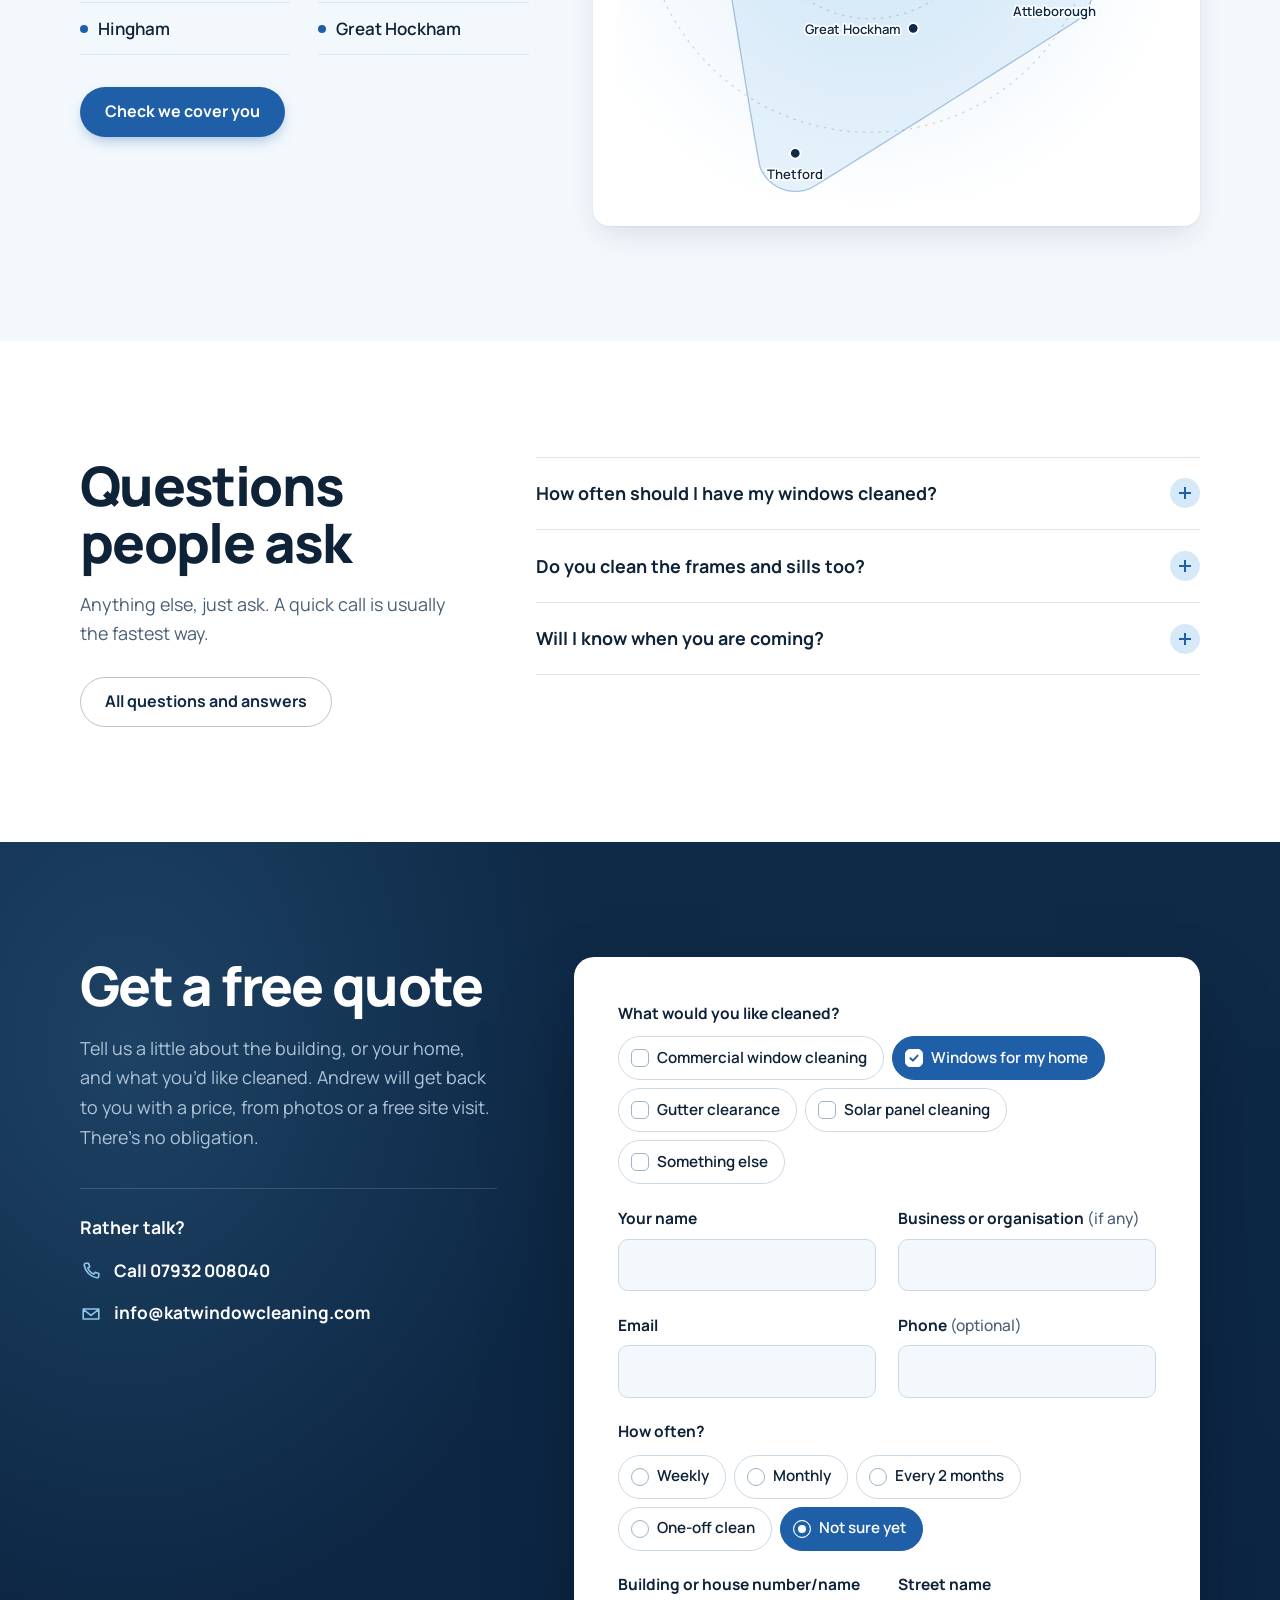
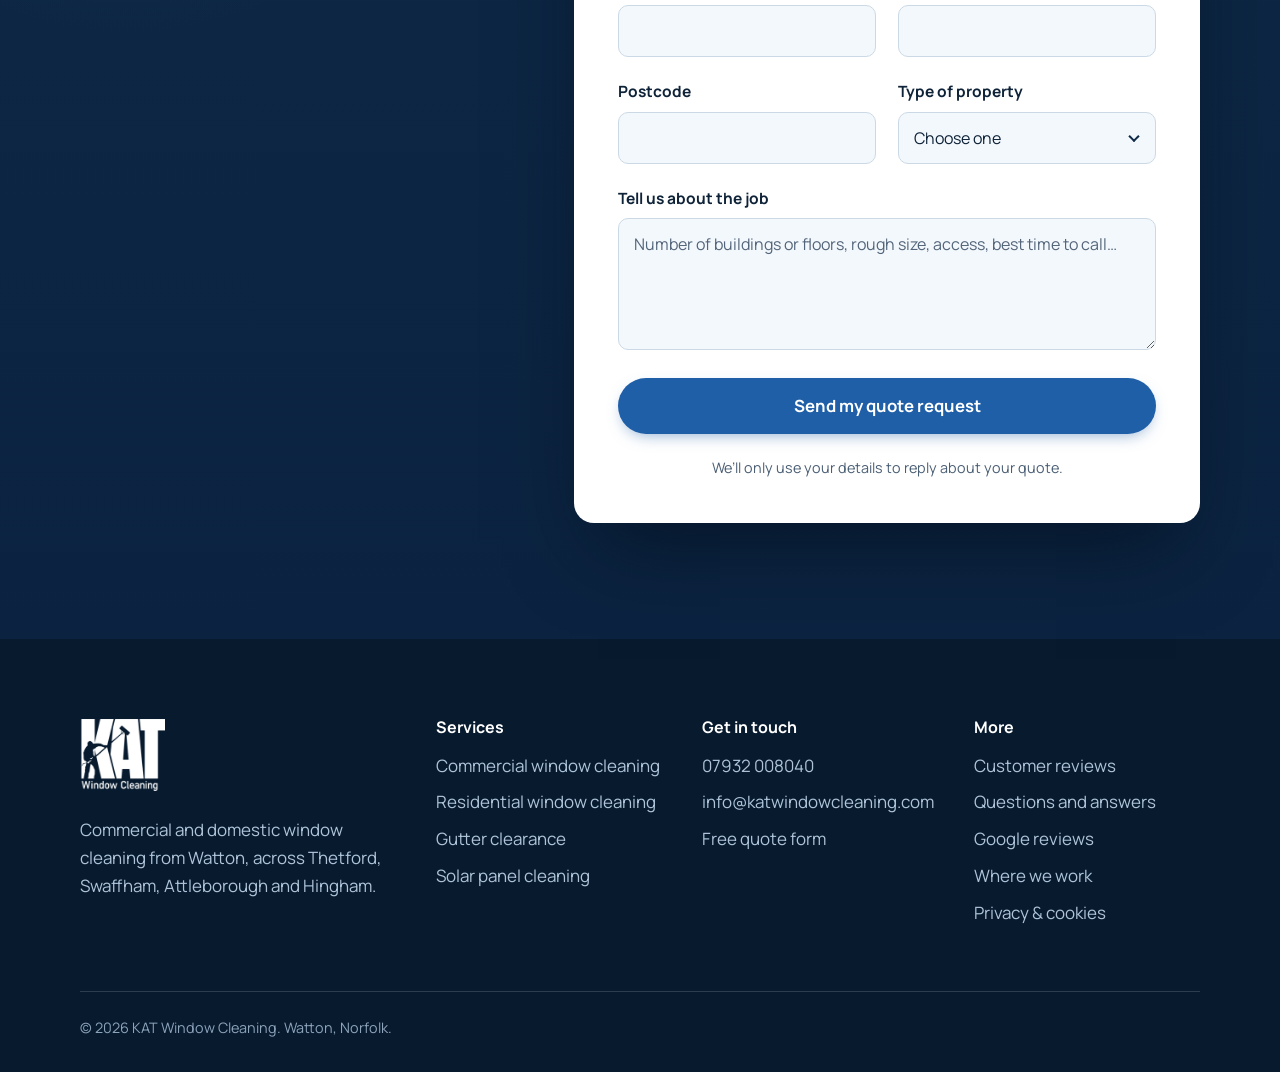
<file: window-cleaning.html>
<!doctype html>
<html lang="en-GB">
<head>
  <meta charset="utf-8">
  <meta name="viewport" content="width=device-width, initial-scale=1">
  <title>Window Cleaning Watton &amp; Thetford | KAT Window Cleaning</title>
  <meta name="description" content="Reliable window cleaning in Watton, Thetford, Swaffham, Attleborough and Hingham. Frames and sills included, with a reminder before every clean.">
  <link rel="canonical" href="https://katwindowcleaning.com/window-cleaning.html">
  <meta name="theme-color" content="#0E2A47">
  <meta property="og:type" content="website">
  <meta property="og:site_name" content="KAT Window Cleaning">
  <meta property="og:title" content="Window Cleaning Watton &amp; Thetford | KAT Window Cleaning">
  <meta property="og:description" content="Reliable window cleaning in Watton, Thetford, Swaffham, Attleborough and Hingham. Frames and sills included, with a reminder before every clean.">
  <meta property="og:url" content="https://katwindowcleaning.com/window-cleaning.html">
  <meta property="og:image" content="https://katwindowcleaning.com/images/og-image.jpg">
  <meta property="og:locale" content="en_GB">
  <meta name="twitter:card" content="summary_large_image">
  <link rel="icon" href="favicon.ico" sizes="any">
  <link rel="icon" type="image/png" sizes="32x32" href="images/favicon-32.png">
  <link rel="apple-touch-icon" href="images/apple-touch-icon.png">
  <link rel="preload" href="assets/fonts/manrope-latin-800-normal.woff2" as="font" type="font/woff2" crossorigin>
  <link rel="preload" href="assets/fonts/manrope-latin-400-normal.woff2" as="font" type="font/woff2" crossorigin>
  <link rel="stylesheet" href="css/styles.css?v=0d11c814">
  <script type="application/ld+json">{"@context": "https://schema.org", "@type": "LocalBusiness", "@id": "https://katwindowcleaning.com/#business", "name": "KAT Window Cleaning", "url": "https://katwindowcleaning.com/", "telephone": "+447932008040", "email": "info@katwindowcleaning.com", "image": "https://katwindowcleaning.com/images/og-image.jpg", "logo": "https://katwindowcleaning.com/images/icon-512.png", "priceRange": "££", "address": {"@type": "PostalAddress", "addressLocality": "Watton", "addressRegion": "Norfolk", "addressCountry": "GB"}, "areaServed": [{"@type": "City", "name": "Watton"}, {"@type": "City", "name": "Thetford"}, {"@type": "City", "name": "Swaffham"}, {"@type": "City", "name": "Attleborough"}, {"@type": "City", "name": "Hingham"}, {"@type": "City", "name": "Great Hockham"}], "sameAs": ["https://www.google.com/maps?cid=2617828129169492736"], "founder": {"@type": "Person", "name": "Andrew"}, "hasOfferCatalog": {"@type": "OfferCatalog", "name": "Cleaning services", "itemListElement": [{"@type": "Offer", "itemOffered": {"@type": "Service", "name": "Window cleaning", "url": "https://katwindowcleaning.com/window-cleaning.html"}}, {"@type": "Offer", "itemOffered": {"@type": "Service", "name": "Commercial window cleaning", "url": "https://katwindowcleaning.com/commercial-window-cleaning.html"}}, {"@type": "Offer", "itemOffered": {"@type": "Service", "name": "Gutter clearance", "url": "https://katwindowcleaning.com/gutter-clearance.html"}}, {"@type": "Offer", "itemOffered": {"@type": "Service", "name": "Solar panel cleaning", "url": "https://katwindowcleaning.com/solar-panels.html"}}]}}</script>
  <script type="application/ld+json">{"@context": "https://schema.org", "@type": "BreadcrumbList", "itemListElement": [{"@type": "ListItem", "position": 1, "name": "Home", "item": "https://katwindowcleaning.com/"}, {"@type": "ListItem", "position": 2, "name": "Residential", "item": "https://katwindowcleaning.com/window-cleaning.html"}]}</script>
  <script type="application/ld+json">{"@context": "https://schema.org", "@type": "Service", "name": "Window cleaning", "serviceType": "Window cleaning", "url": "https://katwindowcleaning.com/window-cleaning.html", "description": "Reliable window cleaning in Watton, Thetford, Swaffham, Attleborough and Hingham. Frames and sills included, with a reminder before every clean.", "provider": {"@id": "https://katwindowcleaning.com/#business"}, "areaServed": [{"@type": "City", "name": "Watton"}, {"@type": "City", "name": "Thetford"}, {"@type": "City", "name": "Swaffham"}, {"@type": "City", "name": "Attleborough"}, {"@type": "City", "name": "Hingham"}, {"@type": "City", "name": "Great Hockham"}]}</script>
  <script type="application/ld+json">{"@context": "https://schema.org", "@type": "FAQPage", "mainEntity": [{"@type": "Question", "name": "How often should I have my windows cleaned?", "acceptedAnswer": {"@type": "Answer", "text": "Most homes have their windows cleaned monthly. One-off cleans are available too, just let us know what suits you."}}, {"@type": "Question", "name": "Do you clean the frames and sills too?", "acceptedAnswer": {"@type": "Answer", "text": "Yes. Frames and sills are cleaned on every visit, not just the glass."}}, {"@type": "Question", "name": "Will I know when you are coming?", "acceptedAnswer": {"@type": "Answer", "text": "Yes. You'll get a reminder the day before each clean with a time slot, and a message when it's done."}}]}</script>
</head>
<body class="page-window">
  <a class="skip-link" href="#main">Skip to content</a>
  
  <header class="site-header" data-header>
    <div class="wrap header-inner">
      <a class="brand" href="index.html" aria-label="KAT Window Cleaning, home">
        <img class="brand-logo" src="images/KAT-Banner1.png" alt="" width="180" height="152">
        <span class="brand-text"><span class="brand-name">KAT</span><span class="brand-sub">Window Cleaning</span></span>
      </a>
      <nav class="site-nav" id="site-nav" aria-label="Main">
        <ul><li><a href="commercial-window-cleaning.html">Commercial</a></li><li><a href="window-cleaning.html" aria-current="page">Residential</a></li><li><a href="gutter-clearance.html">Gutters</a></li><li><a href="solar-panels.html">Solar panels</a></li><li><a href="reviews.html">Reviews</a></li><li><a href="faq.html">FAQs</a></li><li><a href="contact.html">Contact</a></li></ul>
      </nav>
      <div class="header-actions">
        <a class="header-phone" href="tel:+447932008040" aria-label="Call 07932 008040"><svg viewBox="0 0 24 24" aria-hidden="true"><path d="M6.6 3.5h2.6l1.4 4-2 1.3a11 11 0 0 0 6.6 6.6l1.3-2 4 1.4v2.6a2 2 0 0 1-2.2 2A16.5 16.5 0 0 1 4.6 5.7a2 2 0 0 1 2-2.2Z" fill="none" stroke="currentColor" stroke-width="1.8" stroke-linejoin="round"/></svg><span>07932 008040</span></a>
        <a class="btn btn-ink btn-sm header-cta" href="#quote">Get a free quote</a>
        <button class="nav-toggle" type="button" aria-expanded="false" aria-controls="site-nav" data-nav-toggle>
          <span class="nav-toggle-bars" aria-hidden="true"></span>
          <span class="visually-hidden">Menu</span>
        </button>
      </div>
    </div>
  </header>

  <main id="main">
    <section class="hero page-hero" id="top" aria-labelledby="page-title">
      <div class="wrap hero-grid">
        <div class="cover">
          <p class="crumbs"><a href="index.html">Home</a> <span aria-hidden="true">/</span> Residential</p>
          <h1 id="page-title">Window cleaning in Watton, Thetford &amp; nearby villages</h1>
          <p class="lede">Sparkling windows on a regular round, with frames and sills cleaned every time. Andrew looks after homes across Watton, Thetford, Swaffham, Attleborough, Hingham, Great Hockham and the surrounding villages.</p>
          
          <div class="cover-actions" data-hero-actions>
            <a class="btn btn-ink btn-lg" href="#quote">Get a free quote</a>
            <a class="btn btn-line btn-lg" href="tel:+447932008040">Call 07932 008040</a>
          </div>
          <p class="cover-note"><span class="stars" role="img" aria-label="5 out of 5 stars"><svg viewBox="0 0 20 20" aria-hidden="true"><path d="M10 1.5l2.6 5.4 5.9.8-4.3 4.1 1 5.8L10 14.8l-5.2 2.8 1-5.8L1.5 7.7l5.9-.8z"/></svg><svg viewBox="0 0 20 20" aria-hidden="true"><path d="M10 1.5l2.6 5.4 5.9.8-4.3 4.1 1 5.8L10 14.8l-5.2 2.8 1-5.8L1.5 7.7l5.9-.8z"/></svg><svg viewBox="0 0 20 20" aria-hidden="true"><path d="M10 1.5l2.6 5.4 5.9.8-4.3 4.1 1 5.8L10 14.8l-5.2 2.8 1-5.8L1.5 7.7l5.9-.8z"/></svg><svg viewBox="0 0 20 20" aria-hidden="true"><path d="M10 1.5l2.6 5.4 5.9.8-4.3 4.1 1 5.8L10 14.8l-5.2 2.8 1-5.8L1.5 7.7l5.9-.8z"/></svg><svg viewBox="0 0 20 20" aria-hidden="true"><path d="M10 1.5l2.6 5.4 5.9.8-4.3 4.1 1 5.8L10 14.8l-5.2 2.8 1-5.8L1.5 7.7l5.9-.8z"/></svg></span> <a href="https://www.google.com/maps?cid=2617828129169492736" target="_blank" rel="noopener">5.0 from 50+ Google reviews</a>. Fully insured, with free quotes and no obligation.</p>
        </div>
        <figure class="hero-window page-photo">
          <div class="window-stage"><picture><source type="image/webp" srcset="images/window_cleaning__watton_6-320.webp 320w, images/window_cleaning__watton_6-480.webp 480w, images/window_cleaning__watton_6-640.webp 640w, images/window_cleaning__watton_6-800.webp 800w, images/window_cleaning__watton_6-1024.webp 1024w, images/window_cleaning__watton_6-1280.webp 1280w, images/window_cleaning__watton_6-1366.webp 1366w" sizes="(max-width: 520px) 300px, (max-width: 900px) 340px, 420px"><img class="window-view" src="images/window_cleaning__watton_6-800.jpg" srcset="images/window_cleaning__watton_6-320.jpg 320w, images/window_cleaning__watton_6-480.jpg 480w, images/window_cleaning__watton_6-640.jpg 640w, images/window_cleaning__watton_6-800.jpg 800w, images/window_cleaning__watton_6-1024.jpg 1024w, images/window_cleaning__watton_6-1280.jpg 1280w, images/window_cleaning__watton_6-1366.jpg 1366w" sizes="(max-width: 520px) 300px, (max-width: 900px) 340px, 420px" alt="Andrew cleaning tall windows on a large house with a water-fed pole" width="1366" height="2048" fetchpriority="high"></picture></div>
        </figure>
      </div>
    </section>
    <section class="proof" aria-label="Why customers trust KAT">
      <ul class="wrap proof-list" role="list">
        <li><strong>5.0 on Google</strong><span>from 50+ reviews</span></li>
        <li><strong>Fully insured</strong><span>full public liability cover</span></li>
        <li><strong>3 storeys and above</strong><span>high-level glazing from the ground</span></li>
        <li><strong>10+ years</strong><span>in the trade</span></li>
      </ul>
    </section>
    <section class="section included" aria-labelledby="inc-title">
      <div class="wrap split">
        <div>
          <h2 id="inc-title">What’s included</h2>
          <ul class="ticks" role="list"><li>Glass, frames and sills cleaned every visit</li><li>Regular monthly cleans, or a one-off clean</li><li>Safe, eco-friendly cleaning techniques</li><li>A reminder the day before, with a time slot</li><li>Satisfaction guarantee: a free re-clean if you are not happy within 24 hours</li></ul>
          <a class="btn btn-ink" href="#quote">Get a free quote</a>
        </div>
        <figure class="split-photo"><picture><source type="image/webp" srcset="images/window_cleaning__watton_4-320.webp 320w, images/window_cleaning__watton_4-480.webp 480w, images/window_cleaning__watton_4-640.webp 640w, images/window_cleaning__watton_4-800.webp 800w, images/window_cleaning__watton_4-1024.webp 1024w, images/window_cleaning__watton_4-1200.webp 1200w" sizes="(max-width: 900px) 100vw, 560px"><img src="images/window_cleaning__watton_4-800.jpg" srcset="images/window_cleaning__watton_4-320.jpg 320w, images/window_cleaning__watton_4-480.jpg 480w, images/window_cleaning__watton_4-640.jpg 640w, images/window_cleaning__watton_4-800.jpg 800w, images/window_cleaning__watton_4-1024.jpg 1024w, images/window_cleaning__watton_4-1200.jpg 1200w" sizes="(max-width: 900px) 100vw, 560px" alt="Andrew from KAT Window Cleaning cleaning upstairs windows of a house in Watton" width="1200" height="1133" loading="lazy" decoding="async"></picture></figure>
      </div>
    </section>
    <section class="section pure" id="how-we-clean" aria-labelledby="how-we-clean-title">
      <div class="wrap pure-grid">
        <div class="pure-copy">
          <h2 id="how-we-clean-title">How we clean your windows</h2>
          <p class="pure-lede">Every clean covers the glass, frames and sills. Upstairs windows are done from the ground with a water-fed pole, and you’ll get a reminder the day before each visit and a message when it’s done.</p>
          <dl class="pure-points">
            <div>
              <dt><span class="callout callout-tick" aria-hidden="true"></span>Upstairs from the ground</dt>
              <dd>A long water-fed pole reaches upstairs windows, so nothing leans against your house.</dd>
            </div>
            <div>
              <dt><span class="callout callout-tick" aria-hidden="true"></span>Andrew, every time</dt>
              <dd>A local, insured window cleaner with over a decade in the trade, not a different face each visit.</dd>
            </div>
            <div>
              <dt><span class="callout callout-tick" aria-hidden="true"></span>Frames and sills too</dt>
              <dd>The brush works across frames and sills as well as the glass, for streak-free windows.</dd>
            </div>
          </dl>
          
        </div>
        <figure class="pure-diagram">
          <div class="pure-photo pure-photo-tall"><picture><source type="image/webp" srcset="images/window_cleaning__watton_3_mobile-320.webp 320w, images/window_cleaning__watton_3_mobile-480.webp 480w, images/window_cleaning__watton_3_mobile-640.webp 640w, images/window_cleaning__watton_3_mobile-800.webp 800w, images/window_cleaning__watton_3_mobile-1024.webp 1024w, images/window_cleaning__watton_3_mobile-1106.webp 1106w" sizes="(max-width: 900px) 100vw, 560px"><img src="images/window_cleaning__watton_3_mobile-800.jpg" srcset="images/window_cleaning__watton_3_mobile-320.jpg 320w, images/window_cleaning__watton_3_mobile-480.jpg 480w, images/window_cleaning__watton_3_mobile-640.jpg 640w, images/window_cleaning__watton_3_mobile-800.jpg 800w, images/window_cleaning__watton_3_mobile-1024.jpg 1024w, images/window_cleaning__watton_3_mobile-1106.jpg 1106w" sizes="(max-width: 900px) 100vw, 560px" alt="Andrew cleaning an upstairs gable window from the ground with a water-fed pole" width="1106" height="1413" loading="lazy" decoding="async"></picture></div>
        </figure>
      </div>
    </section>
    <section class="section reviews" id="reviews" aria-labelledby="reviews-title">
      <div class="wrap">
        <div class="reviews-head">
        <div class="section-head">
          <h2 id="reviews-title">What homeowners say</h2>
          <p>Rated 5.0 from 59 Google reviews by customers around Watton and Thetford.</p>
        </div>
          <div class="reviews-links">
            <a class="btn btn-ink" href="reviews.html">Read all 59 reviews</a>
            <a class="btn btn-line" href="https://www.google.com/maps?cid=2617828129169492736" target="_blank" rel="noopener">See them on Google</a>
          </div>
        </div>
        <figure class="review review-lead"><span class="stars" role="img" aria-label="5 out of 5 stars"><svg viewBox="0 0 20 20" aria-hidden="true"><path d="M10 1.5l2.6 5.4 5.9.8-4.3 4.1 1 5.8L10 14.8l-5.2 2.8 1-5.8L1.5 7.7l5.9-.8z"/></svg><svg viewBox="0 0 20 20" aria-hidden="true"><path d="M10 1.5l2.6 5.4 5.9.8-4.3 4.1 1 5.8L10 14.8l-5.2 2.8 1-5.8L1.5 7.7l5.9-.8z"/></svg><svg viewBox="0 0 20 20" aria-hidden="true"><path d="M10 1.5l2.6 5.4 5.9.8-4.3 4.1 1 5.8L10 14.8l-5.2 2.8 1-5.8L1.5 7.7l5.9-.8z"/></svg><svg viewBox="0 0 20 20" aria-hidden="true"><path d="M10 1.5l2.6 5.4 5.9.8-4.3 4.1 1 5.8L10 14.8l-5.2 2.8 1-5.8L1.5 7.7l5.9-.8z"/></svg><svg viewBox="0 0 20 20" aria-hidden="true"><path d="M10 1.5l2.6 5.4 5.9.8-4.3 4.1 1 5.8L10 14.8l-5.2 2.8 1-5.8L1.5 7.7l5.9-.8z"/></svg></span><blockquote><p>We’ve recently been let down by a couple of local window cleaners but Andrew has restored our faith in the profession.
Andrew has got great customer facing skills, he is reliable, professional, pays attention to detail and most importantly good at his job!
He comes highly recommended.</p></blockquote><figcaption class="review-by">Ian H., Google review</figcaption></figure>
        <ul class="review-list" role="list"><li class="review"><span class="stars" role="img" aria-label="5 out of 5 stars"><svg viewBox="0 0 20 20" aria-hidden="true"><path d="M10 1.5l2.6 5.4 5.9.8-4.3 4.1 1 5.8L10 14.8l-5.2 2.8 1-5.8L1.5 7.7l5.9-.8z"/></svg><svg viewBox="0 0 20 20" aria-hidden="true"><path d="M10 1.5l2.6 5.4 5.9.8-4.3 4.1 1 5.8L10 14.8l-5.2 2.8 1-5.8L1.5 7.7l5.9-.8z"/></svg><svg viewBox="0 0 20 20" aria-hidden="true"><path d="M10 1.5l2.6 5.4 5.9.8-4.3 4.1 1 5.8L10 14.8l-5.2 2.8 1-5.8L1.5 7.7l5.9-.8z"/></svg><svg viewBox="0 0 20 20" aria-hidden="true"><path d="M10 1.5l2.6 5.4 5.9.8-4.3 4.1 1 5.8L10 14.8l-5.2 2.8 1-5.8L1.5 7.7l5.9-.8z"/></svg><svg viewBox="0 0 20 20" aria-hidden="true"><path d="M10 1.5l2.6 5.4 5.9.8-4.3 4.1 1 5.8L10 14.8l-5.2 2.8 1-5.8L1.5 7.7l5.9-.8z"/></svg></span><blockquote><p>Andrew offers a fantastic service! He is really friendly and reliable. He has been cleaning our windows for about a year now and always does a great job. Would highly recommend!</p></blockquote><p class="review-by">Gemma L., Google review</p></li><li class="review"><span class="stars" role="img" aria-label="5 out of 5 stars"><svg viewBox="0 0 20 20" aria-hidden="true"><path d="M10 1.5l2.6 5.4 5.9.8-4.3 4.1 1 5.8L10 14.8l-5.2 2.8 1-5.8L1.5 7.7l5.9-.8z"/></svg><svg viewBox="0 0 20 20" aria-hidden="true"><path d="M10 1.5l2.6 5.4 5.9.8-4.3 4.1 1 5.8L10 14.8l-5.2 2.8 1-5.8L1.5 7.7l5.9-.8z"/></svg><svg viewBox="0 0 20 20" aria-hidden="true"><path d="M10 1.5l2.6 5.4 5.9.8-4.3 4.1 1 5.8L10 14.8l-5.2 2.8 1-5.8L1.5 7.7l5.9-.8z"/></svg><svg viewBox="0 0 20 20" aria-hidden="true"><path d="M10 1.5l2.6 5.4 5.9.8-4.3 4.1 1 5.8L10 14.8l-5.2 2.8 1-5.8L1.5 7.7l5.9-.8z"/></svg><svg viewBox="0 0 20 20" aria-hidden="true"><path d="M10 1.5l2.6 5.4 5.9.8-4.3 4.1 1 5.8L10 14.8l-5.2 2.8 1-5.8L1.5 7.7l5.9-.8z"/></svg></span><blockquote><p>Andrew has done a brilliant job cleaning our windows, very efficient cleans sills and frames to. Highly recommend Andrew if you are looking for a local window cleaner.</p></blockquote><p class="review-by">Paula B., Google review</p></li><li class="review"><span class="stars" role="img" aria-label="5 out of 5 stars"><svg viewBox="0 0 20 20" aria-hidden="true"><path d="M10 1.5l2.6 5.4 5.9.8-4.3 4.1 1 5.8L10 14.8l-5.2 2.8 1-5.8L1.5 7.7l5.9-.8z"/></svg><svg viewBox="0 0 20 20" aria-hidden="true"><path d="M10 1.5l2.6 5.4 5.9.8-4.3 4.1 1 5.8L10 14.8l-5.2 2.8 1-5.8L1.5 7.7l5.9-.8z"/></svg><svg viewBox="0 0 20 20" aria-hidden="true"><path d="M10 1.5l2.6 5.4 5.9.8-4.3 4.1 1 5.8L10 14.8l-5.2 2.8 1-5.8L1.5 7.7l5.9-.8z"/></svg><svg viewBox="0 0 20 20" aria-hidden="true"><path d="M10 1.5l2.6 5.4 5.9.8-4.3 4.1 1 5.8L10 14.8l-5.2 2.8 1-5.8L1.5 7.7l5.9-.8z"/></svg><svg viewBox="0 0 20 20" aria-hidden="true"><path d="M10 1.5l2.6 5.4 5.9.8-4.3 4.1 1 5.8L10 14.8l-5.2 2.8 1-5.8L1.5 7.7l5.9-.8z"/></svg></span><blockquote><p>Andrew has been cleaning my windows for the last 7 years. He always does a great job and leaves the windows sparkling clean.
A very friendly guy and a great window cleaning service.  Would thoroughly recommend him.</p></blockquote><p class="review-by">Chris A., Google review</p></li></ul>
      </div>
    </section>
    <section class="section steps" id="how-it-works" aria-labelledby="steps-title">
      <div class="wrap">
        <div class="section-head">
          <h2 id="steps-title">How it works</h2>
          <p>From your first message to clean glass on a schedule, in four stops.</p>
        </div>
        <ol class="route" role="list">
          <li class="stop">
            <span class="stop-mark" aria-hidden="true">1</span>
            <h3>Ask for a quote</h3>
            <p>Fill in the form or give Andrew a call. Tell us about the building, or homes, and what you need cleaned.</p>
          </li>
          <li class="stop">
            <span class="stop-mark" aria-hidden="true">2</span>
            <h3>Get your price</h3>
            <p>We can arrange a free site visit, or simply quote from photos. No obligation either way.</p>
          </li>
          <li class="stop">
            <span class="stop-mark" aria-hidden="true">3</span>
            <h3>Book in</h3>
            <p>Choose how often: weekly, monthly, every 2 months or a one-off. We book a date that suits you and the site.</p>
          </li>
          <li class="stop">
            <span class="stop-mark" aria-hidden="true">4</span>
            <h3>Stay informed</h3>
            <p>You&#x27;ll get a reminder the day before each clean and a message when it&#x27;s done, with electronic invoicing for businesses.</p>
          </li>
        </ol>
        <div class="steps-cta">
          <a class="btn btn-ink btn-lg" href="#quote">Start with a free quote</a>
          <p>or call <a href="tel:+447932008040">07932 008040</a></p>
        </div>
      </div>
    </section>
    <section class="section areas" id="areas" aria-labelledby="areas-title">
      <div class="wrap areas-grid">
        <div class="areas-copy">
          <h2 id="areas-title">Where we work</h2>
          <p>Based in Watton and covering the towns and villages around it, from Swaffham down to Thetford. Nearby but not on the list? Ask anyway and we’ll let you know.</p>
          <ul class="town-list" role="list">
            <li>Watton</li>
            <li>Thetford</li>
            <li>Swaffham</li>
            <li>Attleborough</li>
            <li>Hingham</li>
            <li>Great Hockham</li>
          </ul>
          <a class="btn btn-ink" href="#quote">Check we cover you</a>
        </div>
        <figure class="area-map">
<svg class="area-map-svg" viewBox="40 0 640 640" role="img" aria-labelledby="map-title map-desc">
<title id="map-title">Map of the area we cover</title>
<desc id="map-desc">Watton in the middle, with Swaffham to the north west, Hingham and Attleborough to the east, Great Hockham to the south and Thetford further south, shown at their real positions with rings at five and ten miles from Watton.</desc>
<defs><radialGradient id="area-glow" cx="330" cy="300" r="360" gradientUnits="userSpaceOnUse"><stop offset="0" stop-color="#5FA8E0" stop-opacity=".18"/><stop offset="1" stop-color="#5FA8E0" stop-opacity="0"/></radialGradient></defs>
<circle cx="330" cy="300" r="360" fill="url(#area-glow)"/>
<path class="a-round" d="M132.9 156.6 L133.0 155.9 L133.1 155.2 L133.2 154.5 L133.4 153.8 L133.5 153.1 L133.6 152.4 L133.8 151.7 L134.0 151.0 L134.2 150.3 L134.4 149.6 L134.6 148.9 L134.8 148.3 L135.0 147.6 L135.3 146.9 L135.5 146.2 L135.8 145.6 L136.0 144.9 L136.3 144.3 L136.6 143.6 L136.9 143.0 L137.2 142.3 L137.6 141.7 L137.9 141.1 L138.3 140.4 L138.6 139.8 L139.0 139.2 L139.4 138.6 L139.7 138.0 L140.1 137.4 L140.5 136.8 L141.0 136.2 L141.4 135.7 L141.8 135.1 L142.3 134.5 L142.7 134.0 L143.2 133.4 L143.7 132.9 L144.1 132.4 L144.6 131.9 L145.1 131.3 L145.6 130.8 L146.1 130.3 L146.6 129.9 L147.2 129.4 L147.7 128.9 L148.3 128.4 L148.8 128.0 L149.4 127.6 L149.9 127.1 L150.5 126.7 L151.1 126.3 L151.7 125.9 L152.3 125.5 L152.9 125.1 L153.5 124.7 L154.1 124.3 L154.7 124.0 L155.3 123.6 L156.0 123.3 L156.6 123.0 L157.2 122.7 L157.9 122.4 L158.5 122.1 L159.2 121.8 L159.8 121.5 L160.5 121.2 L161.2 121.0 L161.9 120.7 L162.5 120.5 L163.2 120.3 L163.9 120.1 L164.6 119.9 L165.3 119.7 L166.0 119.5 L166.6 119.4 L167.3 119.2 L168.0 119.1 L168.7 119.0 L169.5 118.8 L170.2 118.7 L170.9 118.6 L171.6 118.6 L172.3 118.5 L173.0 118.4 L173.7 118.4 L174.4 118.4 L175.1 118.3 L175.9 118.3 L176.6 118.3 L177.3 118.3 L178.0 118.4 L178.7 118.4 L179.4 118.4 L180.1 118.5 L180.8 118.6 L181.5 118.6 L182.3 118.7 L184.2 119.3 L187.4 120.4 L191.9 121.9 L197.6 123.9 L204.5 126.4 L212.7 129.4 L222.2 132.8 L232.9 136.8 L244.8 141.2 L258.0 146.1 L272.4 151.5 L288.1 157.3 L305.0 163.6 L323.2 170.5 L342.6 177.8 L363.3 185.5 L382.7 192.8 L400.8 199.7 L417.7 206.1 L433.4 212.0 L447.8 217.4 L461.0 222.3 L472.9 226.8 L483.6 230.9 L493.0 234.4 L501.1 237.5 L508.1 240.1 L513.7 242.3 L518.1 244.0 L521.3 245.2 L523.2 245.9 L523.9 246.2 L524.5 246.5 L525.2 246.8 L525.8 247.1 L526.5 247.4 L527.1 247.7 L527.7 248.1 L528.4 248.4 L529.0 248.8 L529.6 249.1 L530.2 249.5 L530.8 249.9 L531.4 250.3 L532.0 250.7 L532.5 251.1 L533.1 251.5 L533.7 252.0 L534.3 252.4 L534.8 252.9 L535.4 253.3 L535.9 253.8 L536.4 254.3 L536.9 254.8 L537.4 255.3 L538.0 255.8 L538.4 256.3 L538.9 256.8 L539.4 257.3 L539.9 257.9 L540.3 258.4 L540.8 259.0 L541.2 259.5 L541.7 260.1 L542.1 260.7 L542.5 261.2 L542.9 261.8 L543.3 262.4 L543.7 263.0 L544.1 263.6 L544.5 264.2 L544.8 264.9 L545.2 265.5 L545.5 266.1 L545.8 266.7 L546.1 267.4 L546.4 268.0 L546.7 268.7 L547.0 269.3 L547.3 270.0 L547.7 271.0 L548.2 272.5 L548.8 274.3 L549.5 276.6 L550.4 279.2 L551.3 282.2 L552.4 285.6 L553.6 289.4 L554.9 293.6 L556.3 298.1 L557.9 303.1 L559.5 308.5 L561.3 314.2 L563.1 320.4 L565.1 326.9 L567.2 333.8 L569.2 340.3 L571.1 346.5 L572.8 352.3 L574.4 357.6 L575.9 362.6 L577.2 367.2 L578.4 371.4 L579.5 375.2 L580.5 378.7 L581.4 381.7 L582.1 384.3 L582.7 386.6 L583.2 388.5 L583.5 390.0 L583.7 391.1 L583.8 391.8 L583.9 392.5 L584.0 393.2 L584.0 393.9 L584.1 394.6 L584.1 395.3 L584.1 396.1 L584.1 396.8 L584.1 397.5 L584.1 398.2 L584.1 398.9 L584.1 399.6 L584.0 400.3 L584.0 401.0 L583.9 401.8 L583.8 402.5 L583.7 403.2 L583.6 403.9 L583.5 404.6 L583.4 405.3 L583.2 406.0 L583.1 406.7 L582.9 407.4 L582.7 408.1 L582.6 408.8 L582.4 409.4 L582.2 410.1 L581.9 410.8 L581.7 411.5 L581.5 412.2 L581.2 412.8 L581.0 413.5 L580.7 414.2 L580.4 414.8 L580.1 415.5 L579.8 416.1 L579.5 416.7 L579.2 417.4 L578.8 418.0 L578.5 418.6 L578.1 419.2 L577.8 419.9 L577.4 420.5 L577.0 421.1 L576.6 421.7 L576.2 422.2 L575.8 422.8 L575.3 423.4 L574.9 424.0 L574.5 424.5 L574.0 425.1 L573.5 425.6 L573.1 426.2 L572.6 426.7 L572.1 427.2 L571.6 427.7 L571.1 428.2 L570.6 428.7 L570.1 429.2 L569.6 429.7 L569.0 430.2 L568.5 430.6 L567.9 431.1 L567.4 431.5 L566.8 432.0 L565.1 433.1 L562.3 434.9 L558.4 437.5 L553.3 440.7 L547.1 444.7 L539.8 449.3 L531.4 454.7 L521.9 460.7 L511.2 467.5 L499.4 475.0 L486.5 483.1 L472.5 492.0 L457.3 501.6 L441.1 511.9 L423.7 522.8 L405.2 534.5 L387.8 545.5 L371.5 555.7 L356.3 565.3 L342.3 574.1 L329.3 582.2 L317.5 589.6 L306.8 596.3 L297.2 602.3 L288.7 607.6 L281.4 612.1 L275.1 616.0 L270.0 619.1 L266.0 621.5 L263.1 623.2 L261.3 624.2 L260.7 624.5 L260.0 624.7 L259.3 625.0 L258.7 625.2 L258.0 625.4 L257.3 625.7 L256.6 625.9 L255.9 626.1 L255.3 626.2 L254.6 626.4 L253.9 626.6 L253.2 626.7 L252.5 626.9 L251.8 627.0 L251.1 627.1 L250.4 627.2 L249.6 627.3 L248.9 627.4 L248.2 627.5 L247.5 627.5 L246.8 627.6 L246.1 627.6 L245.4 627.6 L244.7 627.6 L244.0 627.6 L243.2 627.6 L242.5 627.6 L241.8 627.6 L241.1 627.5 L240.4 627.5 L239.7 627.4 L239.0 627.3 L238.3 627.2 L237.5 627.1 L236.8 627.0 L236.1 626.9 L235.4 626.7 L234.7 626.6 L234.1 626.4 L233.4 626.2 L232.7 626.1 L232.0 625.9 L231.3 625.7 L230.6 625.4 L230.0 625.2 L229.3 625.0 L228.6 624.7 L227.9 624.5 L227.3 624.2 L226.6 623.9 L226.0 623.6 L225.3 623.3 L224.7 623.0 L224.1 622.7 L223.4 622.3 L222.8 622.0 L222.2 621.6 L221.6 621.3 L221.0 620.9 L220.4 620.5 L219.8 620.1 L219.2 619.7 L218.6 619.3 L218.0 618.8 L217.5 618.4 L216.9 618.0 L216.4 617.5 L215.8 617.0 L215.3 616.6 L214.7 616.1 L214.2 615.6 L213.7 615.1 L213.2 614.6 L212.7 614.1 L212.2 613.6 L211.7 613.1 L211.3 612.5 L210.8 612.0 L210.4 611.4 L209.9 610.9 L209.5 610.3 L209.1 609.7 L208.6 609.1 L208.2 608.5 L207.8 608.0 L207.4 607.4 L207.1 606.7 L206.7 606.1 L206.3 605.5 L206.0 604.9 L205.7 604.3 L205.3 603.6 L205.0 603.0 L204.7 602.4 L204.4 601.7 L204.1 601.0 L203.9 600.4 L203.3 598.1 L202.6 594.2 L201.5 588.7 L200.3 581.7 L198.8 573.0 L197.0 562.6 L195.0 550.7 L192.7 537.2 L190.2 522.1 L187.4 505.3 L184.4 487.0 L181.2 467.1 L177.7 445.5 L173.9 422.3 L169.9 397.6 L165.6 371.2 L161.6 346.4 L157.9 323.2 L154.4 301.7 L151.2 281.7 L148.3 263.3 L145.6 246.6 L143.1 231.4 L140.9 217.9 L139.0 206.0 L137.4 195.6 L136.0 186.9 L134.9 179.8 L134.0 174.2 L133.4 170.3 L133.0 168.0 L132.9 167.3 L132.8 166.6 L132.8 165.9 L132.7 165.1 L132.7 164.4 L132.6 163.7 L132.6 163.0 L132.6 162.3 L132.6 161.6 L132.6 160.9 L132.6 160.2 L132.7 159.5 L132.7 158.7 L132.8 158.0 L132.8 157.3Z"/>
<circle class="a-ring" cx="330" cy="300" r="130"/>
<text class="a-ring-label" x="330" y="162" text-anchor="middle">5 miles</text>
<circle class="a-ring" cx="330" cy="300" r="260"/>
<text class="a-ring-label" x="330" y="32" text-anchor="middle">10 miles</text>
<g class="a-town"><circle cx="244" cy="584" r="6"/><text x="244" y="614" text-anchor="middle">Thetford</text></g>
<g class="a-town"><circle cx="176" cy="162" r="6"/><text x="162" y="168" text-anchor="end">Swaffham</text></g>
<g class="a-town"><circle cx="541" cy="397" r="6"/><text x="541" y="427" text-anchor="middle">Attleborough</text></g>
<g class="a-town"><circle cx="507" cy="286" r="6"/><text x="521" y="292" text-anchor="start">Hingham</text></g>
<g class="a-town"><circle cx="379" cy="441" r="6"/><text x="365" y="447" text-anchor="end">Great Hockham</text></g>
<g class="a-town a-home"><circle class="a-home-ring" cx="330" cy="300" r="18"/><circle cx="330" cy="300" r="9"/><text x="356" y="307" text-anchor="start">Watton</text></g>
</svg>
        </figure>
      </div>
    </section>
    <section class="section faq" id="faq" aria-labelledby="faq-title">
      <div class="wrap faq-grid">
        <div class="section-head">
          <h2 id="faq-title">Questions people ask</h2>
          <p>Anything else, just ask. A quick call is usually the fastest way.</p>
          <a class="btn btn-line faq-more" href="faq.html">All questions and answers</a>
        </div>
        <div class="faq-list">
          <details>
            <summary>How often should I have my windows cleaned?</summary>
            <p>Most homes have their windows cleaned monthly. One-off cleans are available too, just let us know what suits you.</p>
          </details>
          <details>
            <summary>Do you clean the frames and sills too?</summary>
            <p>Yes. Frames and sills are cleaned on every visit, not just the glass.</p>
          </details>
          <details>
            <summary>Will I know when you are coming?</summary>
            <p>Yes. You&#x27;ll get a reminder the day before each clean with a time slot, and a message when it&#x27;s done.</p>
          </details>
        </div>
      </div>
    </section>
    <section class="section quote" id="quote" aria-labelledby="quote-title">
      <div class="wrap quote-grid">
        <div class="quote-copy">
          <h2 id="quote-title">Get a free quote</h2>
          <p>Tell us a little about the building, or your home, and what you’d like cleaned. Andrew will get back to you with a price, from photos or a free site visit. There’s no obligation.</p>
          <div class="direct-contact">
            <p class="direct-label">Rather talk?</p>
            <a class="direct-link" href="tel:+447932008040"><svg viewBox="0 0 24 24" aria-hidden="true"><path d="M6.6 3.5h2.6l1.4 4-2 1.3a11 11 0 0 0 6.6 6.6l1.3-2 4 1.4v2.6a2 2 0 0 1-2.2 2A16.5 16.5 0 0 1 4.6 5.7a2 2 0 0 1 2-2.2Z" fill="none" stroke="currentColor" stroke-width="1.8" stroke-linejoin="round"/></svg><span>Call 07932 008040</span></a>
            <a class="direct-link" href="mailto:info@katwindowcleaning.com"><svg viewBox="0 0 24 24" aria-hidden="true"><path d="M3.5 6.5h17v11h-17Z M3.5 7l8.5 6.5L20.5 7" fill="none" stroke="currentColor" stroke-width="1.8" stroke-linejoin="round"/></svg><span>info@katwindowcleaning.com</span></a>
          </div>
        </div>

        <div class="quote-card" tabindex="-1">
          <form class="quote-form" data-quote-form data-page="Residential page" novalidate>
            <p class="area-ok" data-area-ok role="status" hidden></p>
            <div class="hp" aria-hidden="true"><label>Leave this empty <input type="text" name="website" tabindex="-1" autocomplete="off"></label></div>
            <fieldset class="field">
              <legend>What would you like cleaned?</legend>
              <div class="chips"><label class="chip"><input type="checkbox" name="services" value="Commercial window cleaning"><span>Commercial window cleaning</span></label><label class="chip"><input type="checkbox" name="services" value="Window cleaning" checked><span>Windows for my home</span></label><label class="chip"><input type="checkbox" name="services" value="Gutter clearance"><span>Gutter clearance</span></label><label class="chip"><input type="checkbox" name="services" value="Solar panel cleaning"><span>Solar panel cleaning</span></label><label class="chip"><input type="checkbox" name="services" value="Something else"><span>Something else</span></label></div>
              <p class="field-error" id="f-services-error" hidden></p>
            </fieldset>
            <div class="field-row">
              <div class="field">
                <label for="f-name">Your name</label>
                <input id="f-name" name="name" type="text" autocomplete="name" required>
                <p class="field-error" id="f-name-error" hidden></p>
              </div>
              <div class="field">
                <label for="f-business">Business or organisation <span class="optional">(if any)</span></label>
                <input id="f-business" name="business" type="text" autocomplete="organization">
              </div>
            </div>
            <div class="field-row">
              <div class="field">
                <label for="f-email">Email</label>
                <input id="f-email" name="email" type="email" autocomplete="email" required>
                <p class="field-error" id="f-email-error" hidden></p>
              </div>
              <div class="field">
                <label for="f-phone">Phone <span class="optional">(optional)</span></label>
                <input id="f-phone" name="phone" type="tel" autocomplete="tel" inputmode="tel">
                <p class="field-error" id="f-phone-error" hidden></p>
              </div>
            </div>
            <fieldset class="field">
              <legend>How often?</legend>
              <div class="chips"><label class="chip"><input type="radio" name="frequency" value="Weekly"><span>Weekly</span></label><label class="chip"><input type="radio" name="frequency" value="Monthly"><span>Monthly</span></label><label class="chip"><input type="radio" name="frequency" value="Every 2 months"><span>Every 2 months</span></label><label class="chip"><input type="radio" name="frequency" value="One-off clean"><span>One-off clean</span></label><label class="chip"><input type="radio" name="frequency" value="Not sure yet" checked><span>Not sure yet</span></label></div>
            </fieldset>
            <div class="field-row">
              <div class="field">
                <label for="f-house">Building or house number/name</label>
                <input id="f-house" name="houseNumber" type="text" required>
                <p class="field-error" id="f-houseNumber-error" hidden></p>
              </div>
              <div class="field">
                <label for="f-street">Street name</label>
                <input id="f-street" name="street" type="text" autocomplete="address-line1" required>
                <p class="field-error" id="f-street-error" hidden></p>
              </div>
            </div>
            <div class="field-row">
              <div class="field">
                <label for="f-postcode">Postcode</label>
                <input id="f-postcode" name="postcode" type="text" autocomplete="postal-code" autocapitalize="characters" required>
                <p class="field-error" id="f-postcode-error" hidden></p>
                <p class="field-hint" id="f-postcode-hint" hidden></p>
              </div>
              <div class="field">
                <label for="f-property">Type of property</label>
                <div class="select-wrap">
                  <select id="f-property" name="property" required>
                    <option value="">Choose one</option>
                    <option>Superstore or retail park</option><option>Warehouse or industrial unit</option><option>Office or business park</option><option>New build or development</option><option>Rental homes or housing portfolio</option><option>Shop</option><option>School, charity or community building</option>
                    <option>House or bungalow</option>
                    <option>Other</option>
                  </select>
                </div>
                <p class="field-error" id="f-property-error" hidden></p>
              </div>
            </div>
            <div class="field">
              <label for="f-message">Tell us about the job</label>
              <textarea id="f-message" name="message" rows="4" required placeholder="Number of buildings or floors, rough size, access, best time to call…"></textarea>
              <p class="field-error" id="f-message-error" hidden></p>
            </div>
            <button class="btn btn-ink btn-lg btn-block" type="submit" data-submit><span class="btn-label">Send my quote request</span></button>
            <p class="form-status" data-form-status role="alert" hidden></p>
            <p class="form-privacy">We’ll only use your details to reply about your quote.</p>
          </form>
          <div class="quote-success" data-success hidden tabindex="-1">
            <svg viewBox="0 0 64 64" aria-hidden="true"><circle cx="32" cy="32" r="30" fill="none" stroke="currentColor" stroke-width="2.5"/><path d="M20 33l8 8 16-17" fill="none" stroke="currentColor" stroke-width="3" stroke-linecap="round" stroke-linejoin="round"/></svg>
            <h3 data-success-title>Thanks. Your request is in.</h3>
            <p data-success-body>Andrew will be in touch soon with a price.</p>
            <p>If it’s urgent, call <a href="tel:+447932008040">07932 008040</a>.</p>
            <button type="button" class="link-button" data-reset>Send another request</button>
          </div>
        </div>
      </div>
    </section>
  </main>

  <footer class="site-footer">
    <div class="wrap footer-grid footer-grid-4">
      <div class="footer-brand">
        <a class="brand" href="index.html" aria-label="KAT Window Cleaning, home">
          <img class="brand-logo" src="images/KAT_200px_white.png" alt="" width="200" height="169" loading="lazy">
          <span class="brand-text"><span class="brand-name">KAT</span><span class="brand-sub">Window Cleaning</span></span>
        </a>
        <p>Commercial and domestic window cleaning from Watton, across Thetford, Swaffham, Attleborough and Hingham.</p>
      </div>
      <div>
        <h2 class="footer-heading">Services</h2>
        <ul class="footer-links" role="list"><li><a href="commercial-window-cleaning.html">Commercial window cleaning</a></li><li><a href="window-cleaning.html">Residential window cleaning</a></li><li><a href="gutter-clearance.html">Gutter clearance</a></li><li><a href="solar-panels.html">Solar panel cleaning</a></li></ul>
      </div>
      <div>
        <h2 class="footer-heading">Get in touch</h2>
        <ul class="footer-links" role="list">
          <li><a href="tel:+447932008040">07932 008040</a></li>
          <li><a href="mailto:info@katwindowcleaning.com">info@katwindowcleaning.com</a></li>
          <li><a href="contact.html">Free quote form</a></li>
        </ul>
      </div>
      <div>
        <h2 class="footer-heading">More</h2>
        <ul class="footer-links" role="list">
          <li><a href="reviews.html">Customer reviews</a></li>
          <li><a href="faq.html">Questions and answers</a></li>
          <li><a href="https://www.google.com/maps?cid=2617828129169492736" target="_blank" rel="noopener">Google reviews</a></li>
          <li><a href="index.html#areas">Where we work</a></li><li><a href="privacy.html">Privacy &amp; cookies</a></li>
        </ul>
      </div>
    </div>
    <div class="wrap footer-base">
      <p>&copy; <span data-year>2026</span> KAT Window Cleaning. Watton, Norfolk.</p>
    </div>
  </footer>

  <div class="action-bar" data-action-bar>
    <a href="tel:+447932008040"><svg viewBox="0 0 24 24" aria-hidden="true"><path d="M6.6 3.5h2.6l1.4 4-2 1.3a11 11 0 0 0 6.6 6.6l1.3-2 4 1.4v2.6a2 2 0 0 1-2.2 2A16.5 16.5 0 0 1 4.6 5.7a2 2 0 0 1 2-2.2Z" fill="none" stroke="currentColor" stroke-width="1.8" stroke-linejoin="round"/></svg>Call</a>
    <a href="mailto:info@katwindowcleaning.com"><svg viewBox="0 0 24 24" aria-hidden="true"><path d="M3.5 6.5h17v11h-17Z M3.5 7l8.5 6.5L20.5 7" fill="none" stroke="currentColor" stroke-width="1.8" stroke-linejoin="round"/></svg>Email</a>
    <a class="action-bar-primary" href="#quote">Free quote</a>
  </div>

  <script src="js/analytics.js" defer></script>

  <script src="js/main.js?v=04f684eb" defer></script>
</body>
</html>
</file>
<file: css/styles.css>
/* =========================================================
   KAT Window Cleaning (in the T M Professional Window Cleaning design)
   Palette: deep harbour navy, clear window blue, sky, mist white
   Type:    Manrope (display and text), self-hosted
   ========================================================= */

/* Self-hosted fonts (SIL Open Font License) */
@font-face { font-family: "Manrope"; src: url("../assets/fonts/manrope-latin-400-normal.woff2") format("woff2"); font-weight: 400; font-style: normal; font-display: swap; }
@font-face { font-family: "Manrope"; src: url("../assets/fonts/manrope-latin-500-normal.woff2") format("woff2"); font-weight: 500; font-style: normal; font-display: swap; }
@font-face { font-family: "Manrope"; src: url("../assets/fonts/manrope-latin-600-normal.woff2") format("woff2"); font-weight: 600; font-style: normal; font-display: swap; }
@font-face { font-family: "Manrope"; src: url("../assets/fonts/manrope-latin-700-normal.woff2") format("woff2"); font-weight: 700; font-style: normal; font-display: swap; }
@font-face { font-family: "Manrope"; src: url("../assets/fonts/manrope-latin-800-normal.woff2") format("woff2"); font-weight: 800; font-style: normal; font-display: swap; }

:root {
  --navy-950: #071A2E;
  --navy-900: #0B2340;
  --navy-800: #0E2A47;
  --navy-700: #163A60;
  --blue: #1F5FA8;
  --blue-hover: #174C88;
  --blue-bright: #3C8AD8;
  --sky: #8FC5EE;
  --sky-pale: #D6E9F8;
  --mist: #F3F8FC;
  --white: #FFFFFF;
  --text: #0E2238;
  --muted: #4A5E74;
  --on-dark: #E8F1FA;
  --on-dark-muted: #AFC4D9;
  --line: #DCE6EF;
  --line-dark: rgba(232, 241, 250, .16);
  --error: #B42318;

  --font: "Manrope", system-ui, -apple-system, "Segoe UI", sans-serif;

  --wrap: 1200px;
  --gutter: clamp(1rem, 4vw, 2.5rem);
  --section-y: clamp(4.5rem, 9vw, 7.5rem);
  --header-h: 76px;
  --radius: 16px;
  --radius-sm: 10px;
  --shadow-card: 0 1px 2px rgba(11, 35, 64, .06), 0 12px 32px -8px rgba(11, 35, 64, .14);
}

/* ---------- Reset & base ---------- */
*, *::before, *::after { box-sizing: border-box; }
html { scroll-behavior: smooth; scroll-padding-top: calc(var(--header-h) + 16px); -webkit-text-size-adjust: 100%; }
@media (prefers-reduced-motion: reduce) { html { scroll-behavior: auto; } }

body {
  margin: 0;
  font-family: var(--font);
  font-size: 1.0625rem;
  line-height: 1.65;
  color: var(--text);
  background: var(--white);
  -webkit-font-smoothing: antialiased;
  text-rendering: optimizeLegibility;
}
img, svg, canvas { display: block; max-width: 100%; }
h1, h2, h3 { margin: 0; color: inherit; text-wrap: balance; }
p { margin: 0; text-wrap: pretty; }
a { color: inherit; text-underline-offset: .22em; text-decoration-thickness: 1.5px; }
ul, ol { margin: 0; padding: 0; }
[role="list"] { list-style: none; }
button { font: inherit; }
[hidden] { display: none !important; }

::selection { background: var(--sky-pale); color: var(--navy-900); }
input { caret-color: var(--blue); }

.wrap { width: 100%; max-width: var(--wrap); margin-inline: auto; padding-inline: var(--gutter); }

.visually-hidden {
  position: absolute !important; width: 1px; height: 1px; padding: 0; margin: -1px;
  overflow: hidden; clip: rect(0 0 0 0); white-space: nowrap; border: 0;
}
.skip-link {
  position: absolute; left: 1rem; top: -100px; z-index: 100;
  background: var(--navy-900); color: #fff; padding: .75rem 1rem; border-radius: var(--radius-sm);
  font-weight: 700; text-decoration: none;
}
.skip-link:focus { top: 1rem; }

:focus-visible { outline: 3px solid var(--blue-bright); outline-offset: 3px; border-radius: 6px; }

/* ---------- Type ---------- */
h1, h2 { font-weight: 800; letter-spacing: -0.03em; }
h1 { font-size: clamp(2.9rem, 6vw, 5rem); line-height: 1.02; }
h2 { font-size: clamp(2.2rem, 4.4vw, 3.4rem); line-height: 1.06; }
h3 { font-weight: 700; font-size: 1.22rem; line-height: 1.3; letter-spacing: -0.01em; }

/* ---------- Buttons ---------- */
.btn {
  display: inline-flex; align-items: center; justify-content: center; gap: .5rem;
  min-height: 50px; padding: .8rem 1.5rem;
  font-family: var(--font); font-weight: 700; font-size: 1rem; line-height: 1.2;
  text-decoration: none; border: 1.5px solid transparent; border-radius: 999px;
  cursor: pointer;
  transition: background-color .2s ease, color .2s ease, border-color .2s ease, box-shadow .2s ease, transform .2s ease;
}
.btn:active { transform: translateY(1px); }
.btn-sm { min-height: 42px; padding: .55rem 1.1rem; font-size: .95rem; }
.btn-lg { min-height: 56px; padding: .95rem 1.8rem; font-size: 1.05rem; }
.btn-block { width: 100%; }

/* "ink" = the primary button: clear blue on light grounds */
.btn-ink { background: var(--blue); color: #fff; box-shadow: 0 6px 16px -6px rgba(31, 95, 168, .55); }
.btn-ink:hover { background: var(--blue-hover); }
.btn-line { background: transparent; border-color: rgba(14, 42, 71, .28); color: var(--navy-800); }
.btn-line:hover { border-color: var(--navy-800); background: rgba(14, 42, 71, .04); }

/* On dark grounds the primary turns white */
.hero .btn-ink, .pure .btn-ink { background: #fff; color: var(--navy-900); box-shadow: 0 8px 20px -8px rgba(0, 0, 0, .5); }
.hero .btn-ink:hover, .pure .btn-ink:hover { background: var(--sky-pale); }
.hero .btn-line { border-color: rgba(232, 241, 250, .4); color: #fff; }
.hero .btn-line:hover { border-color: #fff; background: rgba(255, 255, 255, .06); }

.link-button {
  background: none; border: 0; padding: 0; cursor: pointer;
  color: inherit; font-weight: 700; text-decoration: underline; text-underline-offset: .22em;
  text-decoration-thickness: 1.5px;
}

/* ---------- Header ---------- */
.site-header {
  position: sticky; top: 0; z-index: 50;
  background: rgba(255, 255, 255, .97); color: var(--navy-800);
  border-bottom: 1px solid var(--line);
  transition: box-shadow .25s ease;
}
.site-header.is-scrolled { box-shadow: 0 8px 24px -12px rgba(11, 35, 64, .25); }
.header-inner { display: flex; align-items: center; gap: 1.5rem; height: var(--header-h); }

.brand { display: inline-flex; align-items: center; gap: .75rem; text-decoration: none; color: inherit; }
.brand-mark { width: 40px; height: 40px; flex: none; }
.brand-text { display: flex; flex-direction: column; line-height: 1; }
.brand-name { font-weight: 800; font-size: 1.45rem; letter-spacing: -.02em; }
.brand-sub { font-size: .78rem; font-weight: 600; letter-spacing: .04em; margin-top: .2rem; color: var(--muted); white-space: nowrap; }

.site-nav { margin-left: auto; }
.site-nav ul { display: flex; gap: 1.3rem; list-style: none; }
.site-nav a { white-space: nowrap; text-decoration: none; font-size: .98rem; font-weight: 600; color: var(--muted); padding: .4rem 0; position: relative; transition: color .2s ease; }
.site-nav a:hover { color: var(--navy-800); }
.site-nav a::after {
  content: ""; position: absolute; left: 0; right: 0; bottom: -2px; height: 2px; border-radius: 2px;
  background: var(--blue); transform: scaleX(0); transform-origin: left; transition: transform .25s cubic-bezier(.2, .8, .2, 1);
}
.site-nav a:hover::after { transform: scaleX(1); }

.header-actions { display: flex; align-items: center; gap: 1rem; }
.header-cta { white-space: nowrap; }
.header-phone { display: inline-flex; align-items: center; gap: .45rem; text-decoration: none; font-weight: 700; font-size: .98rem; white-space: nowrap; }
.header-phone svg { width: 19px; height: 19px; color: var(--blue); }

.nav-toggle {
  display: none; width: 46px; height: 46px; border: 1px solid var(--line); border-radius: 50%;
  background: #fff; color: var(--navy-800); cursor: pointer; position: relative;
}
.nav-toggle-bars, .nav-toggle-bars::before, .nav-toggle-bars::after {
  position: absolute; left: 50%; width: 18px; height: 2px; border-radius: 2px; background: currentColor; transform: translateX(-50%);
  transition: transform .25s ease, opacity .2s ease;
}
.nav-toggle-bars { top: 50%; }
.nav-toggle-bars::before, .nav-toggle-bars::after { content: ""; left: 0; transform: none; }
.nav-toggle-bars::before { top: -6px; }
.nav-toggle-bars::after { top: 6px; }
.nav-toggle[aria-expanded="true"] .nav-toggle-bars { background: transparent; }
.nav-toggle[aria-expanded="true"] .nav-toggle-bars::before { transform: translateY(6px) rotate(45deg); }
.nav-toggle[aria-expanded="true"] .nav-toggle-bars::after { transform: translateY(-6px) rotate(-45deg); }

@media (max-width: 1340px) {
  .header-phone span { display: none; }
  .header-phone { width: 46px; height: 46px; justify-content: center; border: 1px solid var(--line); border-radius: 50%; }
  .site-nav ul { gap: 1.2rem; }
}
@media (max-width: 1140px) {
  :root { --header-h: 66px; }
  .nav-toggle { display: inline-block; }
  .header-cta { display: none; }
  .header-actions { margin-left: auto; gap: .5rem; }
  .site-nav {
    position: absolute; top: 100%; left: 0; right: 0;
    background: #fff; border-bottom: 1px solid var(--line);
    box-shadow: 0 18px 30px -12px rgba(11, 35, 64, .2);
    display: none;
  }
  .site-nav.is-open { display: block; }
  .site-nav ul { flex-direction: column; gap: 0; padding: .25rem var(--gutter) 1rem; }
  .site-nav li + li { border-top: 1px solid var(--line); }
  .site-nav a { display: block; padding: 1rem 0; font-size: 1.1rem; color: var(--navy-800); }
  .site-nav a::after { display: none; }
  .brand-name { font-size: 1.3rem; }
  .brand-mark { width: 36px; height: 36px; }
}

/* ---------- Hero ---------- */
.hero {
  position: relative; overflow: hidden;
  padding-block: clamp(3rem, 6vw, 5.5rem) clamp(3.5rem, 6vw, 5.5rem);
  color: var(--on-dark);
  background:
    radial-gradient(ellipse 55% 70% at 78% 35%, rgba(95, 168, 224, .26), transparent 70%),
    radial-gradient(ellipse 60% 60% at 0% 100%, rgba(31, 95, 168, .35), transparent 70%),
    linear-gradient(180deg, var(--navy-800) 0%, var(--navy-900) 100%);
}
.hero-grid {
  position: relative;
  display: grid; grid-template-columns: minmax(0, 1.12fr) minmax(0, .88fr);
  gap: clamp(2rem, 6vw, 6rem); align-items: center;
}
.cover h1 { color: #fff; max-width: 12ch; }
.lede { font-weight: 500; margin-top: 1.4rem; max-width: 33em; font-size: clamp(1.08rem, 1.4vw, 1.2rem); line-height: 1.6; color: var(--on-dark-muted); }

.check {
  margin-top: 2rem; max-width: 32rem;
  padding: 1.1rem 1.15rem 1.15rem; border-radius: var(--radius);
  background: rgba(255, 255, 255, .06); border: 1px solid var(--line-dark);
}
.check-label { display: block; font-weight: 700; font-size: 1.05rem; color: #fff; }
.check-row { display: flex; gap: .5rem; margin-top: .65rem; }
.check-row input {
  flex: 1; min-width: 0; min-height: 52px; padding: .75rem 1rem;
  font: inherit; font-size: 1.05rem; font-weight: 600; color: var(--text);
  background: #fff; border: 1.5px solid transparent; border-radius: var(--radius-sm);
  text-transform: uppercase;
}
.check-row input::placeholder { text-transform: none; color: #56687C; font-weight: 500; }
.check-row input:focus { outline: none; box-shadow: 0 0 0 3px var(--blue-bright); }
.check-row input[aria-invalid="true"] { box-shadow: 0 0 0 2px #F3A69E; }
.check-row .btn { min-height: 52px; border-radius: var(--radius-sm); padding-inline: 1.4rem; }
.check-result { margin-top: .75rem; font-weight: 500; color: var(--on-dark); }
.check-result:empty { display: none; }
.check-result .yes, .check-result .near { font-weight: 700; color: #fff; }
.check-result .yes { display: inline-flex; align-items: center; gap: .45rem; }
.check-result .yes::before {
  content: ""; width: 18px; height: 18px; flex: none; border-radius: 50%;
  background: var(--sky) url("data:image/svg+xml,%3Csvg xmlns='http://www.w3.org/2000/svg' viewBox='0 0 10 10'%3E%3Cpath d='M2 5.2 4.1 7.2 8 3' fill='none' stroke='%230B2340' stroke-width='1.6' stroke-linecap='round' stroke-linejoin='round'/%3E%3C/svg%3E") center / 12px no-repeat;
}
.check-result a { font-weight: 700; color: var(--sky); }
.check-result .bad { font-weight: 700; color: #FFC9C2; }

.cover-actions { display: flex; flex-wrap: wrap; gap: .75rem; margin-top: 1.5rem; }
.cover-note { margin-top: 1rem; font-size: .98rem; color: var(--on-dark-muted); }
.cover-note a { font-weight: 700; color: #fff; }
.cover-places {
  margin-top: 2rem; padding-top: 1.1rem; border-top: 1px solid var(--line-dark);
  font-size: .9rem; color: var(--on-dark-muted); letter-spacing: .01em;
}

/* The window */
.hero-window { margin: 0; justify-self: center; width: 100%; max-width: 410px; position: relative; }
.hero-window::before {
  content: ""; position: absolute; inset: 8% -18% 10%; z-index: 0;
  background: radial-gradient(closest-side, rgba(143, 197, 238, .28), transparent);
  pointer-events: none;
}
.window-stage {
  position: relative; z-index: 1; width: 100%; aspect-ratio: 440 / 640;
  filter: drop-shadow(0 30px 40px rgba(2, 10, 22, .5));
}
.window-stage > * { position: absolute; inset: 0; width: 100%; height: 100%; }
.window-grime { touch-action: pan-y; cursor: default; }
.window-water { pointer-events: none; }
.window-stage.is-wipeable .window-grime { cursor: grab; }
.window-frame { pointer-events: none; }
.gleam { transform: translate(-60%, -60%); }
.gleam.is-running { animation: gleam 1.3s cubic-bezier(.45, .05, .25, 1) forwards; }
@keyframes gleam { from { transform: translate(-60%, -60%); } to { transform: translate(60%, 60%); } }

.window-caption {
  position: relative; z-index: 1;
  margin-top: 1.3rem; text-align: center; font-size: .95rem; color: var(--on-dark-muted);
}
.window-caption .link-button { margin-left: .3rem; color: #fff; }
.window-reset { display: block; }
.window-reset .btn { margin-top: .9rem; }
.window-reset .btn-line { border-color: rgba(232, 241, 250, .4); color: #fff; }
.window-reset .btn-line:hover { border-color: #fff; background: rgba(255, 255, 255, .06); }

@media (max-width: 900px) {
  .hero-grid { grid-template-columns: 1fr; }
  .hero-window { max-width: 320px; }
}
@media (max-width: 520px) {
  .cover-actions .btn { width: 100%; }
  .check { padding: .9rem; }
  .check-row .btn { padding-inline: 1.1rem; }
  .hero-window { max-width: 270px; }
}

/* ---------- Sections ---------- */
.section { padding-block: var(--section-y); }
.section-head { max-width: 44rem; }
.section-head p { margin-top: 1.1rem; color: var(--muted); max-width: 36em; font-size: 1.12rem; }

/* ---------- Services ---------- */
.services { background: var(--mist); }
.key-panel { margin-top: clamp(2.5rem, 5vw, 3.5rem); background: #fff; border-radius: var(--radius); box-shadow: var(--shadow-card); overflow: hidden; }
.key { display: grid; grid-template-columns: 1fr 1fr; }
.key-row {
  display: grid; grid-template-columns: 48px minmax(0, 1fr); grid-template-rows: auto auto;
  column-gap: 1.1rem; row-gap: .9rem;
  padding: 1.75rem 1.9rem 1.7rem;
  border-top: 1px solid var(--line);
}
.key-row:nth-child(even) { border-right: 1px solid var(--line); }
.key-symbol {
  width: 48px; height: 48px; grid-row: span 2; color: var(--blue);
  background: var(--sky-pale); border-radius: 12px; padding: 6px;
}
.key-text p { margin-top: .35rem; color: var(--muted); }
.key-lead {
  grid-column: 1 / -1; border-top: 0;
  grid-template-columns: 72px minmax(0, 1fr) auto; align-items: center;
  padding: 2.2rem 1.9rem;
  background: linear-gradient(120deg, var(--navy-800), var(--navy-700));
  color: #fff;
}
.key-lead .key-symbol { width: 72px; height: 72px; grid-row: auto; color: #fff; background: rgba(255, 255, 255, .1); border-radius: 16px; padding: 10px; }
.key-lead h3 { font-weight: 800; font-size: clamp(1.6rem, 2.6vw, 2rem); letter-spacing: -.02em; line-height: 1.1; }
.key-lead p { font-size: 1.08rem; max-width: 40em; color: var(--on-dark-muted); }
.key-lead .key-add { grid-column: auto; }
.key-row:nth-child(2), .key-row:nth-child(3) { border-top: 0; }
.key-row:last-child:nth-child(even) {
  grid-column: 1 / -1; border-right: 0;
  grid-template-columns: 48px minmax(0, 1fr) auto; align-items: center;
}
.key-row:last-child:nth-child(even) .key-symbol { grid-row: auto; }
.key-row:last-child:nth-child(even) .key-add { grid-column: auto; }

.key-add {
  grid-column: 2; justify-self: start;
  display: inline-flex; align-items: center; gap: .55rem; min-height: 42px;
  padding: .4rem 1rem .4rem .6rem;
  background: #fff; border: 1.5px solid #C4D3E2; border-radius: 999px; cursor: pointer;
  font-weight: 700; font-size: .93rem; color: var(--navy-800);
  transition: background-color .15s ease, color .15s ease, border-color .15s ease;
}
.key-box {
  width: 20px; height: 20px; flex: none; border-radius: 50%; border: 1.5px solid #9EB3C8; background: #fff center / 12px no-repeat;
  transition: background-color .15s ease, border-color .15s ease;
}
.key-add:hover { border-color: var(--blue); }
.key-add[aria-pressed="true"] { background: var(--blue); border-color: var(--blue); color: #fff; }
.key-add[aria-pressed="true"] .key-box {
  border-color: #fff; background-color: #fff;
  background-image: url("data:image/svg+xml,%3Csvg xmlns='http://www.w3.org/2000/svg' viewBox='0 0 10 10'%3E%3Cpath d='M2 5.2 4.1 7.2 8 3' fill='none' stroke='%231F5FA8' stroke-width='1.6' stroke-linecap='round' stroke-linejoin='round'/%3E%3C/svg%3E");
}
.key-lead .key-add { border-color: rgba(255, 255, 255, .35); background: transparent; color: #fff; }
.key-lead .key-add[aria-pressed="true"] { background: #fff; border-color: #fff; color: var(--navy-900); }
.key-lead .key-add[aria-pressed="true"] .key-box { border-color: var(--blue); background-color: var(--blue); background-image: url("data:image/svg+xml,%3Csvg xmlns='http://www.w3.org/2000/svg' viewBox='0 0 10 10'%3E%3Cpath d='M2 5.2 4.1 7.2 8 3' fill='none' stroke='%23FFFFFF' stroke-width='1.6' stroke-linecap='round' stroke-linejoin='round'/%3E%3C/svg%3E"); }

@media (max-width: 820px) {
  .key { grid-template-columns: 1fr; }
  .key-row:nth-child(even) { border-right: 0; }
  .key-row:nth-child(3) { border-top: 1px solid var(--line); }
  .key-lead { grid-template-columns: 64px minmax(0, 1fr); }
  .key-lead .key-symbol { width: 64px; height: 64px; }
  .key-lead .key-add { grid-column: 1 / -1; }
  .key-row:last-child:nth-child(even) { grid-template-columns: 48px minmax(0, 1fr); align-items: start; }
  .key-row:last-child:nth-child(even) .key-symbol { grid-row: span 2; }
  .key-row:last-child:nth-child(even) .key-add { grid-column: 2; }
}
@media (max-width: 480px) {
  .key-row { padding: 1.4rem 1.2rem; column-gap: .9rem; }
  .key-lead { grid-template-columns: 1fr; padding: 1.75rem 1.25rem; }
}

/* ---------- Pure water ---------- */
.pure {
  color: var(--on-dark);
  background:
    radial-gradient(ellipse 50% 60% at 85% 50%, rgba(95, 168, 224, .18), transparent 70%),
    var(--navy-900);
}
.pure-grid {
  display: grid; grid-template-columns: minmax(0, 1fr) minmax(0, 1fr);
  gap: clamp(2.5rem, 6vw, 5rem); align-items: center;
}
.pure h2 { color: #fff; }
.pure-lede { margin-top: 1.4rem; font-size: 1.12rem; max-width: 34em; color: var(--on-dark-muted); }
.pure-points { margin: 2.25rem 0 0; display: grid; gap: 0; border-top: 1px solid var(--line-dark); }
.pure-points > div { padding: 1.15rem 0; border-bottom: 1px solid var(--line-dark); }
.pure-points dt { display: flex; align-items: center; gap: .75rem; font-weight: 700; font-size: 1.12rem; color: #fff; }
.pure-points dd { margin: .3rem 0 0 calc(30px + .75rem); color: var(--on-dark-muted); }
.callout {
  display: inline-grid; place-items: center; width: 30px; height: 30px; flex: none; border-radius: 50%;
  border: 1.5px solid var(--sky); color: var(--sky);
  font-weight: 800; font-size: .9rem; line-height: 1;
}
.pure-diagram { margin: 0; }
.pure-diagram svg { width: 100%; height: auto; }
.diagram-callout path { stroke: var(--sky); stroke-width: 1.4; fill: none; }
.diagram-callout circle { fill: var(--navy-900); stroke: var(--sky); stroke-width: 2; }
.diagram-callout text { font: 800 16px var(--font); fill: var(--sky); text-anchor: middle; }
.pole-water { stroke-dasharray: 6 10; }
@media (prefers-reduced-motion: no-preference) {
  .pole-water { animation: flow 1.2s linear infinite; }
}
@keyframes flow { to { stroke-dashoffset: 32; } }

@media (max-width: 900px) {
  .pure-grid { grid-template-columns: 1fr; }
  .pure-diagram { max-width: 460px; }
}

/* ---------- How it works ---------- */
.route {
  margin-top: clamp(2.75rem, 5vw, 4rem);
  display: grid; grid-template-columns: repeat(4, minmax(0, 1fr)); gap: 2rem;
  position: relative;
}
.route::before {
  content: ""; position: absolute; top: 27px; left: 28px; right: calc(25% - 1.5rem - 28px); height: 2px;
  background: linear-gradient(to right, var(--sky), var(--blue));
}
.stop { position: relative; }
.stop-mark {
  display: grid; place-items: center; width: 56px; height: 56px; border-radius: 50%;
  background: #fff; border: 2px solid var(--sky); color: var(--blue);
  font-weight: 800; font-size: 1.3rem; line-height: 1;
  position: relative; z-index: 1; box-shadow: 0 0 0 6px #fff;
}
.stop:last-child .stop-mark { background: var(--blue); border-color: var(--blue); color: #fff; }
.stop h3 { margin-top: 1.4rem; }
.stop p { margin-top: .5rem; color: var(--muted); }
.steps-cta { margin-top: clamp(2.5rem, 5vw, 3.5rem); display: flex; align-items: center; flex-wrap: wrap; gap: 1rem 1.5rem; }
.steps-cta p { color: var(--muted); }
.steps-cta p a { color: var(--navy-800); font-weight: 700; }

@media (max-width: 900px) {
  .route { grid-template-columns: 1fr; gap: 0; }
  .route::before { top: 28px; bottom: 28px; left: 27px; right: auto; width: 2px; height: auto; background: linear-gradient(to bottom, var(--sky), var(--blue)); }
  .stop { display: grid; grid-template-columns: 56px 1fr; column-gap: 1.25rem; padding-bottom: 2rem; }
  .stop:last-child { padding-bottom: 0; }
  .stop-mark { grid-row: span 2; }
  .stop h3 { margin-top: .9rem; }
}

/* ---------- Areas ---------- */
.areas { background: var(--mist); }
.areas-grid {
  display: grid; grid-template-columns: minmax(0, .85fr) minmax(0, 1.15fr);
  gap: clamp(2.5rem, 5vw, 4.5rem); align-items: center;
}
.areas-copy > p { margin-top: 1.1rem; color: var(--muted); font-size: 1.12rem; }
.town-list {
  margin-top: 1.75rem; display: grid; grid-template-columns: 1fr 1fr; column-gap: 1.75rem;
}
.town-list li {
  display: flex; align-items: center; gap: .6rem;
  padding: .7rem 0; border-bottom: 1px solid var(--line); font-weight: 600;
}
.town-list li::before { content: ""; width: 8px; height: 8px; border-radius: 50%; background: var(--blue); flex: none; }
.areas-copy .btn { margin-top: 2rem; }

.area-map { margin: 0; overflow: hidden; background: #fff; border-radius: var(--radius); box-shadow: var(--shadow-card); padding: clamp(.75rem, 2vw, 1.5rem); }
.area-map-svg { width: 100%; height: auto; }
.a-round { fill: rgba(95, 168, 224, .14); stroke: rgba(31, 95, 168, .35); stroke-width: 1.5; }
.a-river { fill: none; stroke: #BBD9F1; stroke-width: 4; stroke-linecap: round; }
.a-ring { fill: none; stroke: rgba(14, 42, 71, .2); stroke-width: 1.2; stroke-dasharray: 3 6; }
.a-ring-label { font: 600 13px var(--font); fill: #5D7189; }
.a-town circle { fill: var(--navy-800); stroke: #fff; stroke-width: 2; }
.a-town text { font: 600 15px var(--font); fill: var(--navy-800); paint-order: stroke; stroke: #fff; stroke-width: 4px; stroke-linejoin: round; }
.a-town-big text { font-weight: 800; font-size: 17px; }
.a-home circle { fill: var(--blue); }
.a-home .a-home-ring { fill: rgba(31, 95, 168, .15); stroke: var(--blue); stroke-width: 1.5; }
.a-home text { font-weight: 800; font-size: 18px; fill: var(--blue); }

@media (max-width: 960px) {
  .areas-grid { grid-template-columns: 1fr; }
}
@media (max-width: 560px) {
  .a-town text { font-size: 26px; stroke-width: 6px; }
  .a-town-big text, .a-home text { font-size: 30px; }
  .a-ring-label { display: none; }
}

/* ---------- FAQ ---------- */
.faq-grid {
  display: grid; grid-template-columns: minmax(0, .8fr) minmax(0, 1.4fr);
  gap: clamp(2.5rem, 6vw, 6rem); align-items: start;
}
.faq-list { border-top: 1px solid var(--line); }
.faq-list details { border-bottom: 1px solid var(--line); }
.faq-list summary {
  list-style: none; cursor: pointer;
  display: flex; justify-content: space-between; align-items: center; gap: 1.5rem;
  padding: 1.3rem 0;
  font-weight: 700; font-size: 1.12rem; line-height: 1.4;
  transition: color .2s ease;
}
.faq-list summary::-webkit-details-marker { display: none; }
.faq-list summary::after {
  content: ""; flex: none; width: 30px; height: 30px; border-radius: 50%;
  background:
    linear-gradient(var(--blue), var(--blue)) center / 12px 2px no-repeat,
    linear-gradient(var(--blue), var(--blue)) center / 2px 12px no-repeat,
    var(--sky-pale);
  transition: transform .25s cubic-bezier(.2, .8, .2, 1), background-color .2s ease;
}
.faq-list details[open] summary::after {
  transform: rotate(45deg);
  background:
    linear-gradient(#fff, #fff) center / 12px 2px no-repeat,
    linear-gradient(#fff, #fff) center / 2px 12px no-repeat,
    var(--blue);
}
.faq-list summary:hover { color: var(--blue); }
.faq-list details p { padding: 0 3rem 1.5rem 0; color: var(--muted); max-width: 42em; }

@media (max-width: 960px) {
  .faq-grid { grid-template-columns: 1fr; }
}

/* ---------- Quote ---------- */
.quote {
  color: var(--on-dark);
  background:
    radial-gradient(ellipse 50% 60% at 10% 15%, rgba(95, 168, 224, .2), transparent 70%),
    linear-gradient(180deg, var(--navy-800), var(--navy-900));
}
.quote-grid {
  display: grid; grid-template-columns: minmax(0, .8fr) minmax(0, 1.2fr);
  gap: clamp(2.5rem, 6vw, 5rem); align-items: start;
}
.quote-copy { position: sticky; top: calc(var(--header-h) + 2.5rem); }
.quote-copy h2 { color: #fff; }
.quote-copy > p { margin-top: 1.2rem; font-size: 1.12rem; max-width: 28em; color: var(--on-dark-muted); }
.direct-contact { margin-top: 2.25rem; padding-top: 1.5rem; border-top: 1px solid var(--line-dark); display: grid; gap: .9rem; }
.direct-label { font-weight: 700; font-size: 1.1rem; color: #fff; }
.direct-link {
  display: inline-flex; align-items: center; gap: .75rem; width: fit-content;
  text-decoration: none; font-weight: 700; font-size: 1.08rem; color: #fff;
}
.direct-link svg { width: 22px; height: 22px; color: var(--sky); }
.direct-link:hover span { text-decoration: underline; }

.quote-card {
  background: #fff; color: var(--text);
  border-radius: 20px;
  padding: clamp(1.5rem, 4vw, 2.75rem);
  box-shadow: 0 40px 80px -24px rgba(2, 10, 22, .6);
}

.quote-form { display: grid; gap: 1.35rem; }
.field-row { display: grid; grid-template-columns: 1fr 1fr; gap: 1.35rem; }
.field { display: grid; gap: .45rem; min-width: 0; border: 0; padding: 0; margin: 0; }
.field label, .field legend { font-weight: 700; font-size: .97rem; color: var(--text); padding: 0; }
.field legend { margin-bottom: .6rem; }
.optional { font-weight: 500; color: var(--muted); }

.field input[type="text"], .field input[type="tel"], .field input[type="email"], .field select, .field textarea {
  width: 100%; min-height: 52px; padding: .75rem .95rem;
  font: inherit; font-size: 1rem; color: var(--text);
  background: var(--mist); border: 1.5px solid #CBD8E5; border-radius: var(--radius-sm);
  transition: border-color .15s ease, box-shadow .15s ease, background-color .15s ease;
  appearance: none; -webkit-appearance: none;
}
.field textarea { resize: vertical; min-height: 100px; }
.field input:hover, .field select:hover, .field textarea:hover { border-color: #9EB3C8; }
.field input:focus, .field select:focus, .field textarea:focus {
  outline: none; background: #fff; border-color: var(--blue); box-shadow: 0 0 0 4px rgba(60, 138, 216, .2);
}
.field [aria-invalid="true"] { border-color: var(--error); background: #FFF6F5; }
.field textarea::placeholder { color: #53657A; }

.select-wrap { position: relative; }
.select-wrap::after {
  content: ""; position: absolute; right: 1.1rem; top: 50%; width: 8px; height: 8px;
  border-right: 2px solid var(--navy-800); border-bottom: 2px solid var(--navy-800);
  transform: translateY(-70%) rotate(45deg); pointer-events: none;
}
.field select { padding-right: 2.5rem; cursor: pointer; }

.chips { display: flex; flex-wrap: wrap; gap: .5rem; }
.chip { position: relative; cursor: pointer; }
.chip input { position: absolute; opacity: 0; inset: 0; margin: 0; cursor: pointer; }
.chip span {
  display: inline-flex; align-items: center; gap: .5rem; min-height: 44px;
  padding: .5rem 1rem .5rem .75rem; border-radius: 999px;
  border: 1.5px solid #CBD8E5; background: #fff;
  font-size: .95rem; font-weight: 600; line-height: 1.2;
  transition: background-color .15s ease, border-color .15s ease, color .15s ease;
}
.chip span::before {
  content: ""; width: 18px; height: 18px; flex: none; border-radius: 5px;
  border: 1.5px solid #9EB3C8; background: #fff center / 12px no-repeat;
}
.chip input[type="radio"] + span::before { border-radius: 50%; }
.chip:hover span { border-color: var(--blue); }
.chip input:checked + span { background: var(--blue); border-color: var(--blue); color: #fff; }
.chip input:checked + span::before {
  border-color: #fff; background-color: #fff;
  background-image: url("data:image/svg+xml,%3Csvg xmlns='http://www.w3.org/2000/svg' viewBox='0 0 10 10'%3E%3Cpath d='M2 5.2 4.1 7.2 8 3' fill='none' stroke='%231F5FA8' stroke-width='1.6' stroke-linecap='round' stroke-linejoin='round'/%3E%3C/svg%3E");
}
.chip input[type="radio"]:checked + span::before { background-image: none; box-shadow: inset 0 0 0 4px var(--blue); }
.chip input:focus-visible + span { outline: 3px solid var(--blue-bright); outline-offset: 2px; }

.field-error { color: var(--error); font-size: .92rem; font-weight: 600; }
.field-hint { color: var(--muted); font-size: .92rem; }

.botcheck { display: none !important; }

[data-submit] { margin-top: .4rem; position: relative; }
[data-submit][aria-busy="true"] { pointer-events: none; opacity: .85; }
[data-submit][aria-busy="true"] .btn-label::after {
  content: ""; display: inline-block; width: 1em; height: 1em; margin-left: .6em; vertical-align: -.15em;
  border: 2px solid currentColor; border-right-color: transparent; border-radius: 50%;
  animation: spin .7s linear infinite;
}
@keyframes spin { to { transform: rotate(360deg); } }

.form-status {
  padding: .9rem 1rem; border-radius: var(--radius-sm);
  background: #FEF3F2; border: 1px solid #F4C7C2; color: #8A1C12; font-size: .95rem; font-weight: 500;
}
.form-status a { color: inherit; font-weight: 700; }
.form-privacy { font-size: .9rem; color: var(--muted); text-align: center; }

.quote-success { text-align: center; padding: 2.5rem 1rem; }
.quote-success:focus { outline: none; }
.quote-success svg { width: 64px; height: 64px; margin: 0 auto 1.5rem; color: var(--blue); }
.quote-success h3 { font-weight: 800; font-size: clamp(1.6rem, 3vw, 2rem); letter-spacing: -.02em; }
.quote-success p { margin-top: .9rem; color: var(--muted); max-width: 26em; margin-inline: auto; }
.quote-success p a { color: var(--blue); font-weight: 700; }
.quote-success .link-button { margin-top: 1.75rem; color: var(--blue); }

@media (max-width: 960px) {
  .quote-grid { grid-template-columns: 1fr; }
  .quote-copy { position: static; }
}
@media (max-width: 560px) {
  .field-row { grid-template-columns: 1fr; }
  .quote-card { margin-inline: calc(var(--gutter) * -.5); border-radius: 16px; }
}

/* ---------- Footer ---------- */
.site-footer { background: var(--navy-950); color: var(--on-dark); padding-top: clamp(3.5rem, 7vw, 5rem); }
.footer-grid { display: grid; grid-template-columns: 1.5fr 1fr 1fr; gap: 2.5rem; }
.footer-brand .brand-sub { color: var(--on-dark-muted); }
.footer-brand p { margin-top: 1.1rem; color: var(--on-dark-muted); max-width: 22em; }
.footer-heading { font-weight: 700; font-size: 1rem; color: #fff; letter-spacing: 0; }
.footer-links { margin-top: 1rem; display: grid; gap: .55rem; }
.footer-links a { text-decoration: none; color: var(--on-dark-muted); transition: color .2s ease; }
.footer-links a:hover { color: #fff; }
.footer-base { margin-top: clamp(3rem, 6vw, 4rem); }
.footer-base p { border-top: 1px solid var(--line-dark); padding-block: 1.5rem 2rem; font-size: .9rem; color: #8DA3BA; }

@media (max-width: 760px) {
  .footer-grid { grid-template-columns: 1fr 1fr; }
  .footer-brand { grid-column: 1 / -1; }
}

/* ---------- Mobile action bar ---------- */
.action-bar { display: none; }
@media (max-width: 900px) {
  .action-bar {
    position: fixed; left: 0; right: 0; bottom: 0; z-index: 60;
    display: grid; grid-template-columns: 1fr 1fr 1.3fr; gap: .5rem;
    padding: .6rem .75rem calc(.6rem + env(safe-area-inset-bottom));
    background: rgba(11, 35, 64, .97); border-top: 1px solid var(--line-dark);
    transform: translateY(110%); transition: transform .3s cubic-bezier(.2, .8, .2, 1);
  }
  .action-bar.is-visible { transform: translateY(0); }
  .action-bar a {
    display: flex; align-items: center; justify-content: center; gap: .4rem; min-height: 48px;
    border-radius: 999px; text-decoration: none; font-weight: 700; font-size: .95rem;
    color: #fff; border: 1px solid var(--line-dark);
  }
  .action-bar svg { width: 18px; height: 18px; color: var(--sky); }
  .action-bar .action-bar-primary { background: #fff; color: var(--navy-900); border-color: #fff; }
  body { padding-bottom: calc(72px + env(safe-area-inset-bottom)); }
}

/* ---------- Reduced motion ---------- */
@media (prefers-reduced-motion: reduce) {
  *, *::before, *::after { transition-duration: .01ms !important; animation-duration: .01ms !important; }
}

/* =========================================================
   KAT additions: real logo, proof, client types, our work, reviews
   ========================================================= */
.preview-bar { background: #F5B301; color: #0B2340; text-align: center; font: 600 14px/1.4 system-ui, -apple-system, "Segoe UI", Roboto, Arial, sans-serif; padding: 8px 12px; }

.brand-logo { height: 52px; width: auto; }
.brand .brand-text { position: absolute !important; width: 1px; height: 1px; overflow: hidden; clip: rect(0 0 0 0); white-space: nowrap; }
.footer-brand .brand-logo { height: 72px; }
@media (max-width: 1140px) { .brand-logo { height: 46px; } }

.eyebrow { display: inline-block; margin-bottom: 1.1rem; padding: .35rem .85rem; border-radius: 999px; border: 1px solid var(--line-dark); background: rgba(255, 255, 255, .06); font-weight: 700; font-size: .9rem; letter-spacing: .01em; color: var(--sky); }
.cover h1 { max-width: 13ch; }

.stars { display: inline-flex; gap: 2px; vertical-align: -3px; }
.stars svg { width: 17px; height: 17px; fill: #F5B301; }

/* The hero "window" is a real photo of Andrew's work, framed like a pane */
.hero-photo { max-width: 440px; }
.hero-photo .window-stage {
  aspect-ratio: 4 / 5; border: 10px solid #fff; border-radius: 22px; overflow: hidden; background: #fff;
  filter: none; box-shadow: 0 30px 60px -20px rgba(2, 10, 22, .65), 0 0 0 1px rgba(255, 255, 255, .25);
}
.hero-photo .window-stage picture { display: block; }
.hero-photo .window-view { width: 100%; height: 100%; object-fit: cover; object-position: 50% 100%; }
@media (max-width: 900px) { .hero-photo { max-width: 340px; } }
@media (max-width: 520px) { .hero-photo { max-width: 300px; } }

/* Proof strip */
.proof { background: #fff; border-bottom: 1px solid var(--line); }
.proof-list { display: grid; grid-template-columns: repeat(4, minmax(0, 1fr)); }
.proof-list li { display: flex; flex-direction: column; gap: .15rem; padding: 1.5rem 1.25rem 1.5rem 0; }
.proof-list li + li { padding-left: 1.5rem; border-left: 1px solid var(--line); }
.proof-list strong { font-weight: 800; font-size: 1.15rem; letter-spacing: -.01em; color: var(--navy-800); }
.proof-list span { color: var(--muted); font-size: .97rem; }
@media (max-width: 860px) {
  .proof-list { grid-template-columns: 1fr 1fr; }
  .proof-list li { padding: 1.1rem .75rem 1.1rem 0; }
  .proof-list li + li { padding-left: 0; border-left: 0; }
  .proof-list li:nth-child(even) { padding-left: 1rem; border-left: 1px solid var(--line); }
  .proof-list li:nth-child(n+3) { border-top: 1px solid var(--line); }
}

/* Who we work for */
.who-grid { margin-top: clamp(2.5rem, 5vw, 3.5rem); display: grid; grid-template-columns: repeat(3, minmax(0, 1fr)); gap: 1.25rem; }
.who-card { padding: 1.75rem 1.6rem 1.8rem; background: #fff; border: 1px solid var(--line); border-radius: var(--radius); box-shadow: var(--shadow-card); }
.who-icon { width: 52px; height: 52px; padding: 7px; border-radius: 12px; background: var(--sky-pale); color: var(--blue); }
.who-card h3 { margin-top: 1.1rem; }
.who-card p { margin-top: .4rem; color: var(--muted); }
.who-card:first-child { background: linear-gradient(140deg, var(--navy-800), var(--navy-700)); border-color: transparent; color: #fff; }
.who-card:first-child .who-icon { background: rgba(255, 255, 255, .1); color: #fff; }
.who-card:first-child p { color: var(--on-dark-muted); }
@media (max-width: 960px) { .who-grid { grid-template-columns: 1fr 1fr; } }
@media (max-width: 600px) { .who-grid { grid-template-columns: 1fr; } }

.key-price { display: inline-block; margin-left: .4rem; padding: .15rem .6rem; border-radius: 999px; background: var(--sky-pale); color: var(--blue-hover); font-size: .85rem; font-weight: 800; vertical-align: .15em; letter-spacing: 0; }

.pure-copy .btn { margin-top: 2.25rem; }

/* Our work */
.work-grid { margin-top: clamp(2.5rem, 5vw, 3.5rem); display: grid; grid-template-columns: repeat(3, minmax(0, 1fr)); gap: 1.5rem 1.25rem; }
.work-item figure { margin: 0; }
.work-item img { width: 100%; height: auto; aspect-ratio: 4 / 3; object-fit: cover; border-radius: var(--radius); box-shadow: var(--shadow-card); background: var(--mist); }
.work-item figcaption { margin-top: .7rem; font-weight: 700; font-size: .97rem; color: var(--navy-800); }
@media (max-width: 900px) { .work-grid { grid-template-columns: 1fr 1fr; gap: 1.25rem 1rem; } }
@media (max-width: 420px) { .work-item figcaption { font-size: .9rem; } }

/* Reviews */
.reviews { background: var(--mist); }
.reviews-head { display: flex; justify-content: space-between; align-items: end; gap: 1.5rem 2rem; flex-wrap: wrap; }
.review { margin: 0; padding: 1.6rem 1.6rem 1.5rem; background: #fff; border-radius: var(--radius); box-shadow: var(--shadow-card); }
.review blockquote { margin: .8rem 0 0; }
.review blockquote p { color: var(--text); }
.review-by { margin-top: .9rem; font-weight: 700; font-size: .95rem; color: var(--muted); }
.review-lead { margin-top: clamp(2.25rem, 4vw, 3rem); padding: clamp(1.75rem, 4vw, 2.75rem); background: linear-gradient(130deg, var(--navy-800), var(--navy-700)); color: #fff; }
.review-lead blockquote p { color: #fff; font-weight: 700; font-size: clamp(1.3rem, 2.4vw, 1.75rem); line-height: 1.35; letter-spacing: -.015em; max-width: 34em; }
.review-lead .review-by { color: var(--on-dark-muted); }
.review-list { margin-top: 1.25rem; display: grid; grid-template-columns: repeat(3, minmax(0, 1fr)); gap: 1.25rem; }
@media (max-width: 900px) { .review-list { grid-template-columns: 1fr; } }

.hp { position: absolute; left: -9999px; width: 1px; height: 1px; overflow: hidden; }
.quote-form { position: relative; }
.preview-note { margin-top: 1rem; padding: .8rem 1rem; border-radius: var(--radius-sm); background: var(--sky-pale); color: var(--navy-800); font-weight: 600; font-size: .95rem; }

/* Single-column layouts must be allowed to shrink below their contents' natural
   width (the postcode box would otherwise push the hero past the screen edge on phones) */
@media (max-width: 960px) {
  .hero-grid, .pure-grid, .areas-grid, .faq-grid, .quote-grid { grid-template-columns: minmax(0, 1fr); }
}
.check-row input { width: 100%; }

/* =========================================================
   Multi-page additions
   ========================================================= */
.site-nav a[aria-current="page"] { color: var(--navy-800); }
.site-nav a[aria-current="page"]::after { transform: scaleX(1); }
@media (max-width: 1140px) { .site-nav a[aria-current="page"] { color: var(--blue); } }

/* Inner page hero: the same navy hero with the page name and a framed photo */
.page-hero h1 { font-size: clamp(2.4rem, 4.8vw, 3.7rem); max-width: 17ch; }
.crumbs { margin-bottom: 1.1rem; font-size: .95rem; font-weight: 600; color: var(--on-dark-muted); }
.crumbs a { color: #fff; }
.hero-price { display: inline-block; margin-top: 1.4rem; padding: .45rem 1rem; border-radius: 999px; background: var(--sky-pale); color: var(--navy-900); font-weight: 800; font-size: 1.1rem; }
.page-photo { max-width: 420px; }
.page-photo .window-stage {
  aspect-ratio: 4 / 5; border: 10px solid #fff; border-radius: 22px; overflow: hidden; background: #fff; filter: none;
  box-shadow: 0 30px 60px -20px rgba(2, 10, 22, .65), 0 0 0 1px rgba(255, 255, 255, .25);
}
.page-photo .window-stage picture { display: block; }
.page-photo .window-view { width: 100%; height: 100%; object-fit: cover; }
@media (max-width: 900px) { .page-photo { max-width: 340px; } }
.page-hero-simple { padding-block: clamp(3rem, 6vw, 5rem); }
.page-hero-simple h1 { max-width: 20ch; }
.page-hero-simple .lede { max-width: 40em; }
.page-hero-simple .lede a { color: #fff; font-weight: 700; }

/* Included: ticks beside a photo or callout */
.split { display: grid; grid-template-columns: minmax(0, 1fr) minmax(0, 1fr); gap: clamp(2.5rem, 6vw, 5rem); align-items: center; }
.split .btn { margin-top: 2rem; }
.split-photo { margin: 0; }
.split-photo img { width: 100%; height: auto; aspect-ratio: 4 / 3; object-fit: cover; border-radius: var(--radius); box-shadow: var(--shadow-card); }
@media (max-width: 900px) { .split { grid-template-columns: minmax(0, 1fr); } }
.ticks { margin-top: 1.6rem; display: grid; gap: .1rem; border-top: 1px solid var(--line); }
.ticks li { display: flex; gap: .8rem; align-items: flex-start; padding: .85rem 0; border-bottom: 1px solid var(--line); font-weight: 600; }
.ticks li::before {
  content: ""; width: 22px; height: 22px; flex: none; margin-top: .12rem; border-radius: 50%;
  background: var(--blue) url("data:image/svg+xml,%3Csvg xmlns='http://www.w3.org/2000/svg' viewBox='0 0 10 10'%3E%3Cpath d='M2 5.2 4.1 7.2 8 3' fill='none' stroke='%23FFFFFF' stroke-width='1.6' stroke-linecap='round' stroke-linejoin='round'/%3E%3C/svg%3E") center / 13px no-repeat;
}
.pure .ticks { border-color: var(--line-dark); }
.pure .ticks li { border-color: var(--line-dark); color: #fff; }
.pure .ticks li::before { background-color: var(--sky); background-image: url("data:image/svg+xml,%3Csvg xmlns='http://www.w3.org/2000/svg' viewBox='0 0 10 10'%3E%3Cpath d='M2 5.2 4.1 7.2 8 3' fill='none' stroke='%230B2340' stroke-width='1.6' stroke-linecap='round' stroke-linejoin='round'/%3E%3C/svg%3E"); }
.pure-sub { margin-top: 2rem; color: #fff; }
.pure-photo img { width: 100%; height: auto; aspect-ratio: 4 / 3; object-fit: cover; border-radius: var(--radius); box-shadow: 0 30px 60px -24px rgba(2, 10, 22, .6); }
.section-cta { margin-top: 2.25rem; }

/* Home: service rows link to their pages */
.key-more { display: inline-block; margin-top: .55rem; font-weight: 700; font-size: .97rem; color: var(--blue); text-decoration: none; }
.key-more:hover { text-decoration: underline; }
.key-lead .key-more { color: var(--sky); }

/* Gutters: autumn callout and before/after slider */
.season-card { padding: clamp(1.75rem, 4vw, 2.5rem); border-radius: var(--radius); background: var(--sky-pale); }
.season-card h3 { font-weight: 800; font-size: clamp(1.4rem, 2.4vw, 1.75rem); letter-spacing: -.02em; }
.season-card p { margin-top: .8rem; color: var(--navy-800); }
.season-price { font-weight: 800; font-size: 1.2rem; }
.season-card .btn { margin-top: 1.5rem; }
.ba { position: relative; overflow: hidden; border-radius: var(--radius); aspect-ratio: 1 / 1; --pos: 50%; box-shadow: 0 30px 60px -24px rgba(2, 10, 22, .6); }
.ba > picture > img, .ba-before img { position: absolute; inset: 0; width: 100%; height: 100%; object-fit: cover; }
.ba-before { position: absolute; inset: 0; clip-path: inset(0 calc(100% - var(--pos)) 0 0); }
.ba::after { content: ""; position: absolute; top: 0; bottom: 0; left: var(--pos); width: 4px; margin-left: -2px; background: #fff; box-shadow: 0 0 0 1px rgba(11, 35, 64, .3); pointer-events: none; }
.ba-label { position: absolute; top: 14px; padding: 4px 12px; border-radius: 999px; background: var(--navy-900); color: #fff; font-weight: 700; font-size: .9rem; pointer-events: none; }
.ba-label-before { left: 14px; }
.ba-label-after { right: 14px; background: #fff; color: var(--navy-900); }
.ba-range { position: absolute; inset: 0; width: 100%; height: 100%; margin: 0; opacity: 0; cursor: ew-resize; }
.ba-range:focus-visible + * { outline: none; }
.ba:focus-within { outline: 3px solid var(--blue-bright); outline-offset: 3px; }

/* FAQ page */
.faq-more { margin-top: 1.75rem; }
.faq-jump { margin-top: 2rem; display: flex; flex-wrap: wrap; gap: .5rem; }
.faq-jump a { display: inline-flex; min-height: 44px; align-items: center; padding: .45rem 1.1rem; border-radius: 999px; border: 1.5px solid rgba(232, 241, 250, .4); color: #fff; font-weight: 700; text-decoration: none; }
.faq-jump a:hover { border-color: #fff; background: rgba(255, 255, 255, .06); }
.faq-groups { display: grid; gap: clamp(3rem, 6vw, 4.5rem); max-width: 860px; }
.faq-group h2 { font-size: clamp(1.8rem, 3.4vw, 2.4rem); margin-bottom: 1.25rem; }
.faq-group { scroll-margin-top: calc(var(--header-h) + 16px); }

/* Footer with four columns */
.footer-grid-4 { grid-template-columns: 1.4fr 1fr 1fr 1fr; }
@media (max-width: 960px) { .footer-grid-4 { grid-template-columns: 1fr 1fr; } .footer-grid-4 .footer-brand { grid-column: 1 / -1; } }

/* Point markers in the navy sections: a tick rather than a letter */
.callout-tick {
  background: url("data:image/svg+xml,%3Csvg xmlns='http://www.w3.org/2000/svg' viewBox='0 0 10 10'%3E%3Cpath d='M2 5.2 4.1 7.2 8 3' fill='none' stroke='%238FC5EE' stroke-width='1.4' stroke-linecap='round' stroke-linejoin='round'/%3E%3C/svg%3E") center / 15px no-repeat;
}
.pure-photo-tall { max-width: 460px; }
.pure-photo-tall img { aspect-ratio: 4 / 5; object-position: 50% 100%; }

/* Shown at the top of the form after the hero postcode check says "yes" */
.area-ok {
  display: flex; gap: .7rem; align-items: flex-start; padding: .9rem 1rem; border-radius: var(--radius-sm);
  background: var(--sky-pale); color: var(--navy-900); font-weight: 600;
}
.area-ok::before {
  content: ""; width: 22px; height: 22px; flex: none; border-radius: 50%;
  background: var(--blue) url("data:image/svg+xml,%3Csvg xmlns='http://www.w3.org/2000/svg' viewBox='0 0 10 10'%3E%3Cpath d='M2 5.2 4.1 7.2 8 3' fill='none' stroke='%23FFFFFF' stroke-width='1.6' stroke-linecap='round' stroke-linejoin='round'/%3E%3C/svg%3E") center / 13px no-repeat;
}
.quote-card:focus { outline: none; }
.quote-card { scroll-margin-top: calc(var(--header-h) + 16px); }

/* =========================================================
   Reviews
   ========================================================= */
.reviews-links { display: flex; flex-wrap: wrap; gap: .75rem; }
.reviews-hero { display: grid; grid-template-columns: minmax(0, 1fr) auto; gap: clamp(2rem, 5vw, 4rem); align-items: center; }
.rating-card { min-width: 250px; padding: 1.75rem 2rem; border-radius: 20px; background: #fff; color: var(--navy-900); text-align: center; box-shadow: 0 30px 60px -24px rgba(2, 10, 22, .6); }
.rating-big { font-weight: 800; font-size: 4rem; line-height: 1; letter-spacing: -.04em; }
.rating-stars { margin-top: .6rem; }
.rating-stars .stars svg { width: 26px; height: 26px; }
.rating-count { margin-top: .6rem; font-weight: 700; font-size: 1.1rem; }
.rating-note { margin-top: .2rem; color: var(--muted); font-size: .95rem; }
@media (max-width: 760px) { .reviews-hero { grid-template-columns: minmax(0, 1fr); } .rating-card { justify-self: start; } }

.reviews-toolbar { display: flex; flex-wrap: wrap; justify-content: space-between; align-items: end; gap: 1.25rem 2rem; }
.filter-chips { display: flex; flex-wrap: wrap; gap: .5rem; }
.filter-chip {
  display: inline-flex; align-items: center; gap: .45rem; min-height: 44px; padding: .45rem 1rem; border-radius: 999px;
  border: 1.5px solid #CBD8E5; background: #fff; color: var(--navy-800); font-weight: 700; font-size: .95rem; cursor: pointer;
}
.filter-chip span { font-weight: 600; color: var(--muted); }
.filter-chip:hover { border-color: var(--blue); }
.filter-chip[aria-pressed="true"] { background: var(--blue); border-color: var(--blue); color: #fff; }
.filter-chip[aria-pressed="true"] span { color: var(--sky-pale); }

.review-wall { margin-top: clamp(2rem, 4vw, 2.75rem); display: grid; grid-template-columns: repeat(auto-fill, minmax(min(100%, 320px), 1fr)); gap: 1.25rem; align-items: start; }
/* Masonry: main.js sets each card's row span so cards pack tightly but still read left to right */
.review-wall.is-masonry { grid-auto-rows: 4px; row-gap: 0; }
.review-wall.is-masonry .review-card { margin-bottom: 1.25rem; }
.review-card { display: block; }
.review-card[hidden] { display: none; }
.review-card blockquote p + p { margin-top: .6rem; }
.review-when { font-weight: 500; }
.review-reply { margin-top: 1rem; padding-top: .9rem; border-top: 1px solid var(--line); }
.review-reply summary { cursor: pointer; font-weight: 700; font-size: .93rem; color: var(--blue); list-style: none; }
.review-reply summary::-webkit-details-marker { display: none; }
.review-reply summary::before { content: "+ "; }
.review-reply[open] summary::before { content: "− "; }
.review-reply p { margin-top: .55rem; color: var(--muted); font-size: .97rem; }
.reviews-footnote { margin-top: 1rem; color: var(--muted); font-size: .95rem; max-width: 60em; }
.reviews-footnote a { color: var(--blue); font-weight: 700; }

/* =========================================================
   Cookie banner
   Only appears if optional extras are switched on in
   js/analytics.js. With none, the site needs no consent.
   ========================================================= */
.cookie-banner {
  position: fixed;
  left: var(--gutter);
  right: var(--gutter);
  bottom: 1rem;
  z-index: 60;
  margin: 0 auto;
  max-width: 46rem;
  display: flex;
  align-items: center;
  gap: 1rem 1.25rem;
  flex-wrap: wrap;
  background: var(--white);
  color: var(--text);
  border: 1px solid var(--line);
  border-radius: var(--radius);
  box-shadow: 0 18px 44px -18px rgba(7, 26, 46, .45);
  padding: 1.1rem 1.25rem;
  animation: cookie-rise .28s ease-out both;
}
@keyframes cookie-rise {
  from { opacity: 0; transform: translateY(12px); }
  to   { opacity: 1; transform: none; }
}
@media (prefers-reduced-motion: reduce) {
  .cookie-banner { animation: none; }
}
.cookie-banner p {
  flex: 1 1 18rem;
  margin: 0;
  font-size: .93rem;
  line-height: 1.55;
  color: var(--muted);
}
.cookie-banner a { color: var(--blue); }
.cookie-actions {
  display: flex;
  gap: .6rem;
  flex-wrap: wrap;
}
.cookie-quiet {
  background: var(--mist);
  color: var(--navy-800);
  border: 1px solid var(--line);
}
.cookie-quiet:hover { background: var(--sky-pale); }

@media (max-width: 560px) {
  .cookie-banner { bottom: calc(var(--action-bar-h, 64px) + .75rem); }
  .cookie-actions { width: 100%; }
  .cookie-actions .btn { flex: 1 1 auto; }
}
</file>
